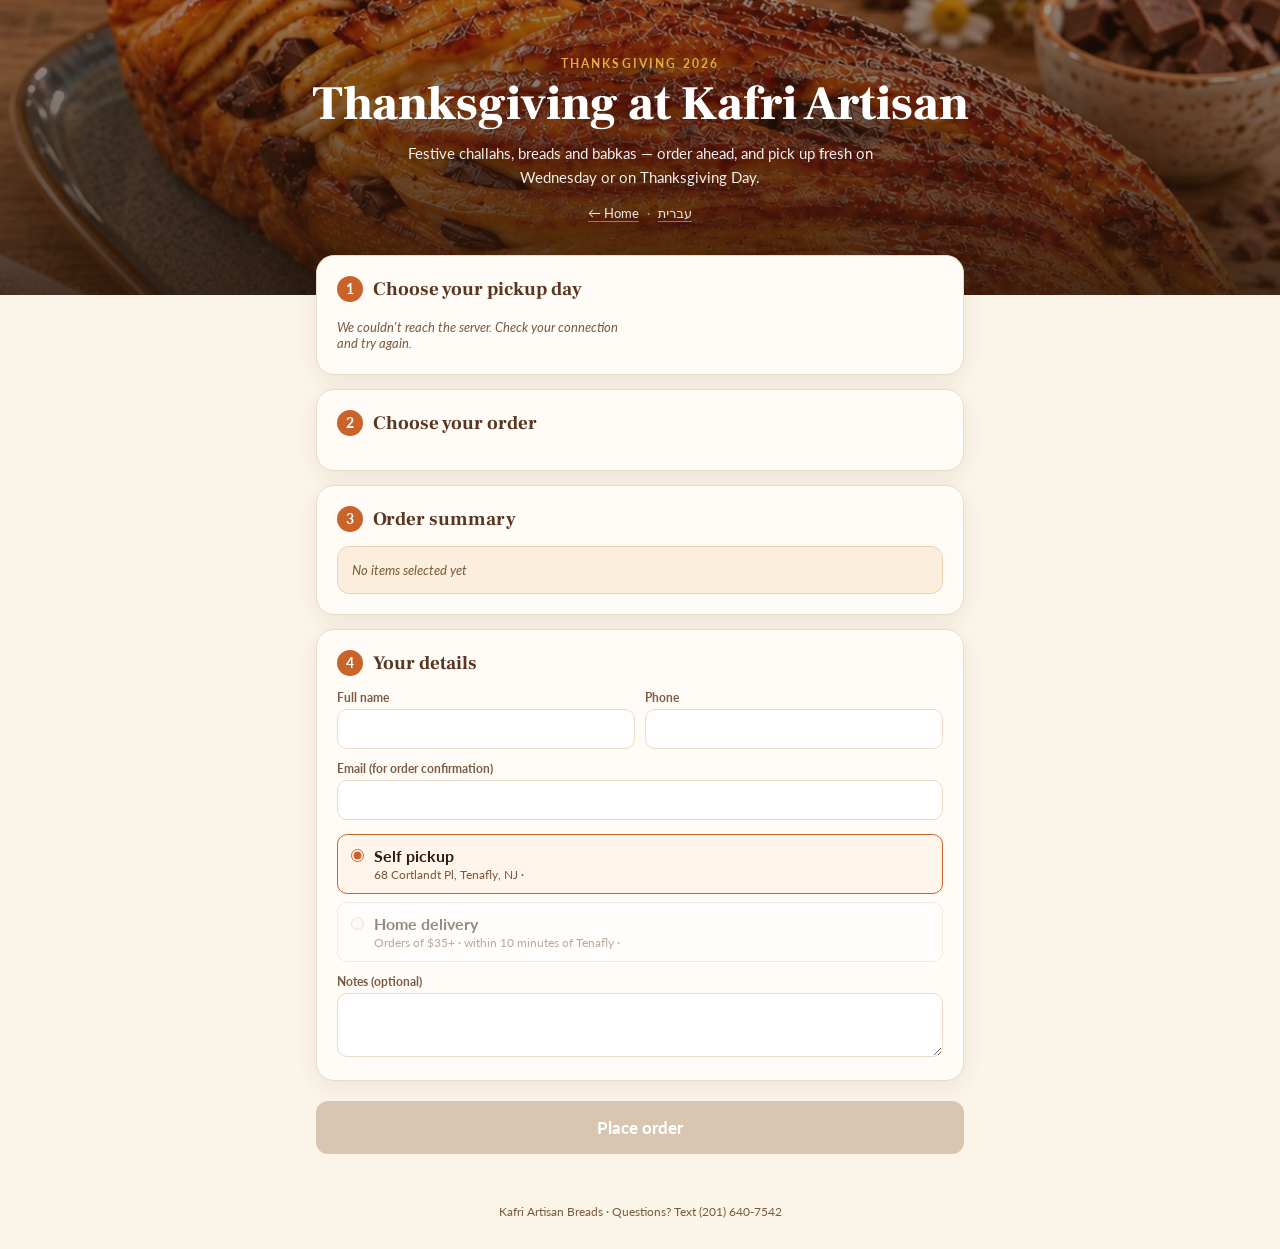
<file: thanksgiving/index.html>
<!DOCTYPE html><html><head><meta charset="utf-8"><title>Thanksgiving – Kafri Artisan Breads</title>
<meta http-equiv="refresh" content="0; url=../catalog/order-tg-en.html"><link rel="canonical" href="../catalog/order-tg-en.html">
<script>location.replace('../catalog/order-tg-en.html');</script></head><body><a href="../catalog/order-tg-en.html">Thanksgiving pre-orders →</a></body></html>
</file>
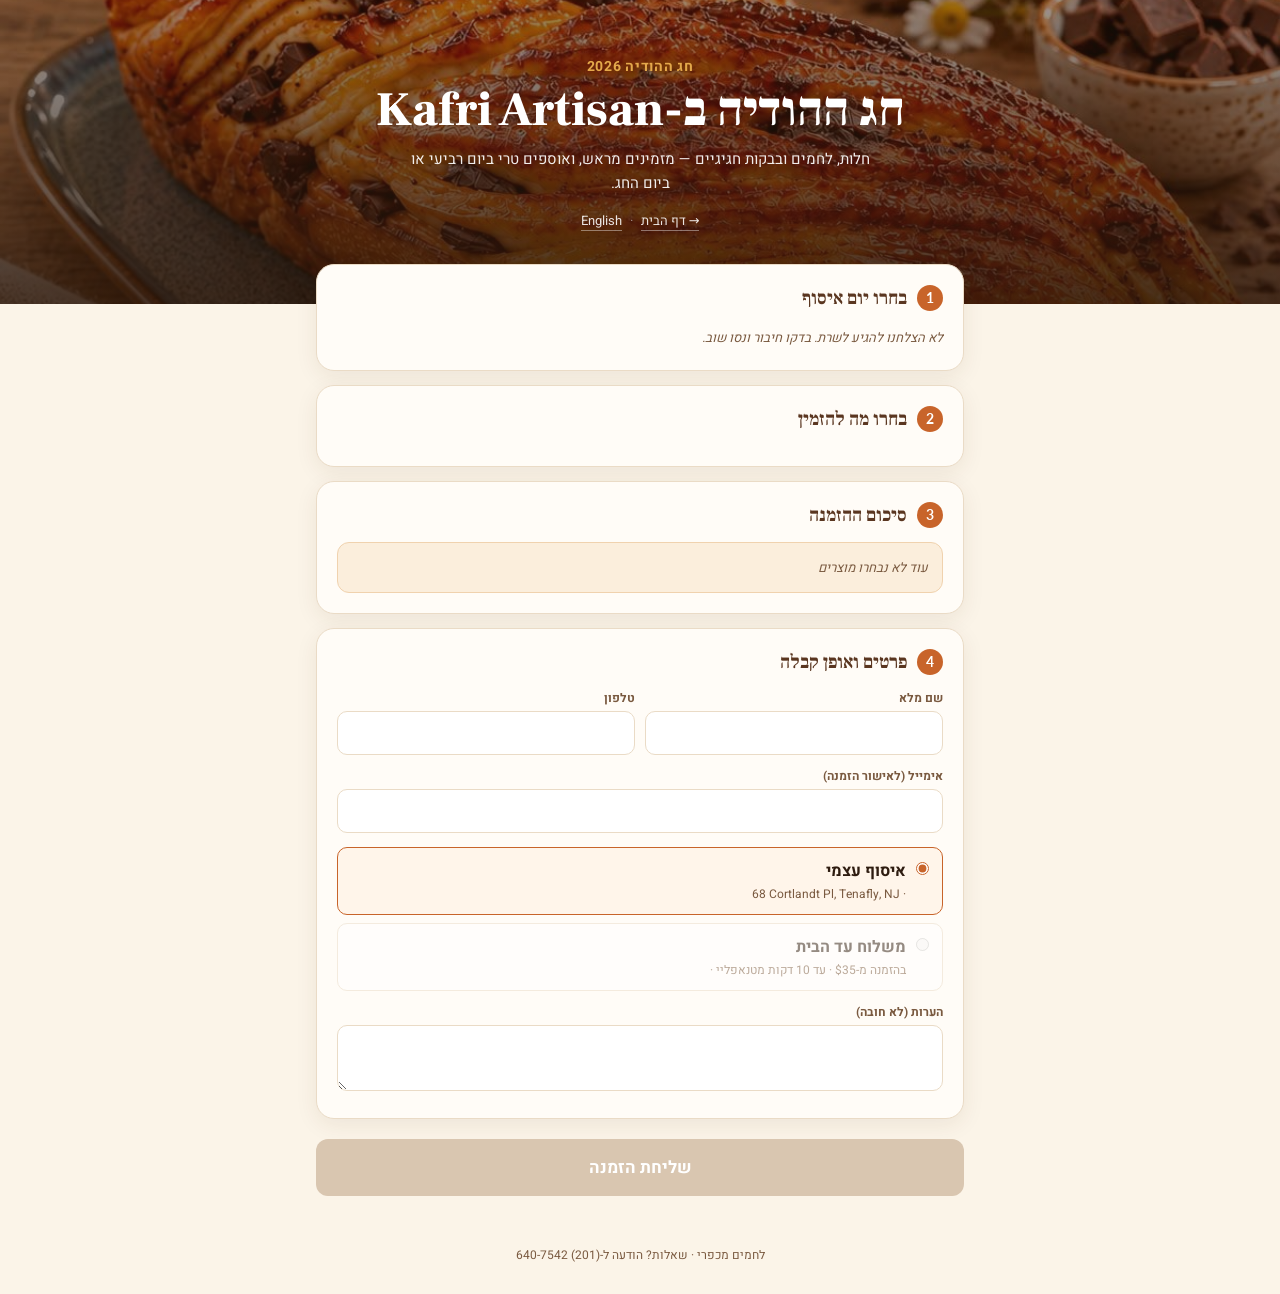
<file: thanksgiving/he/index.html>
<!DOCTYPE html><html><head><meta charset="utf-8"><title>Thanksgiving – Kafri Artisan Breads</title>
<meta http-equiv="refresh" content="0; url=../../catalog/order-tg-he.html"><link rel="canonical" href="../../catalog/order-tg-he.html">
<script>location.replace('../../catalog/order-tg-he.html');</script></head><body><a href="../../catalog/order-tg-he.html">Thanksgiving pre-orders →</a></body></html>
</file>
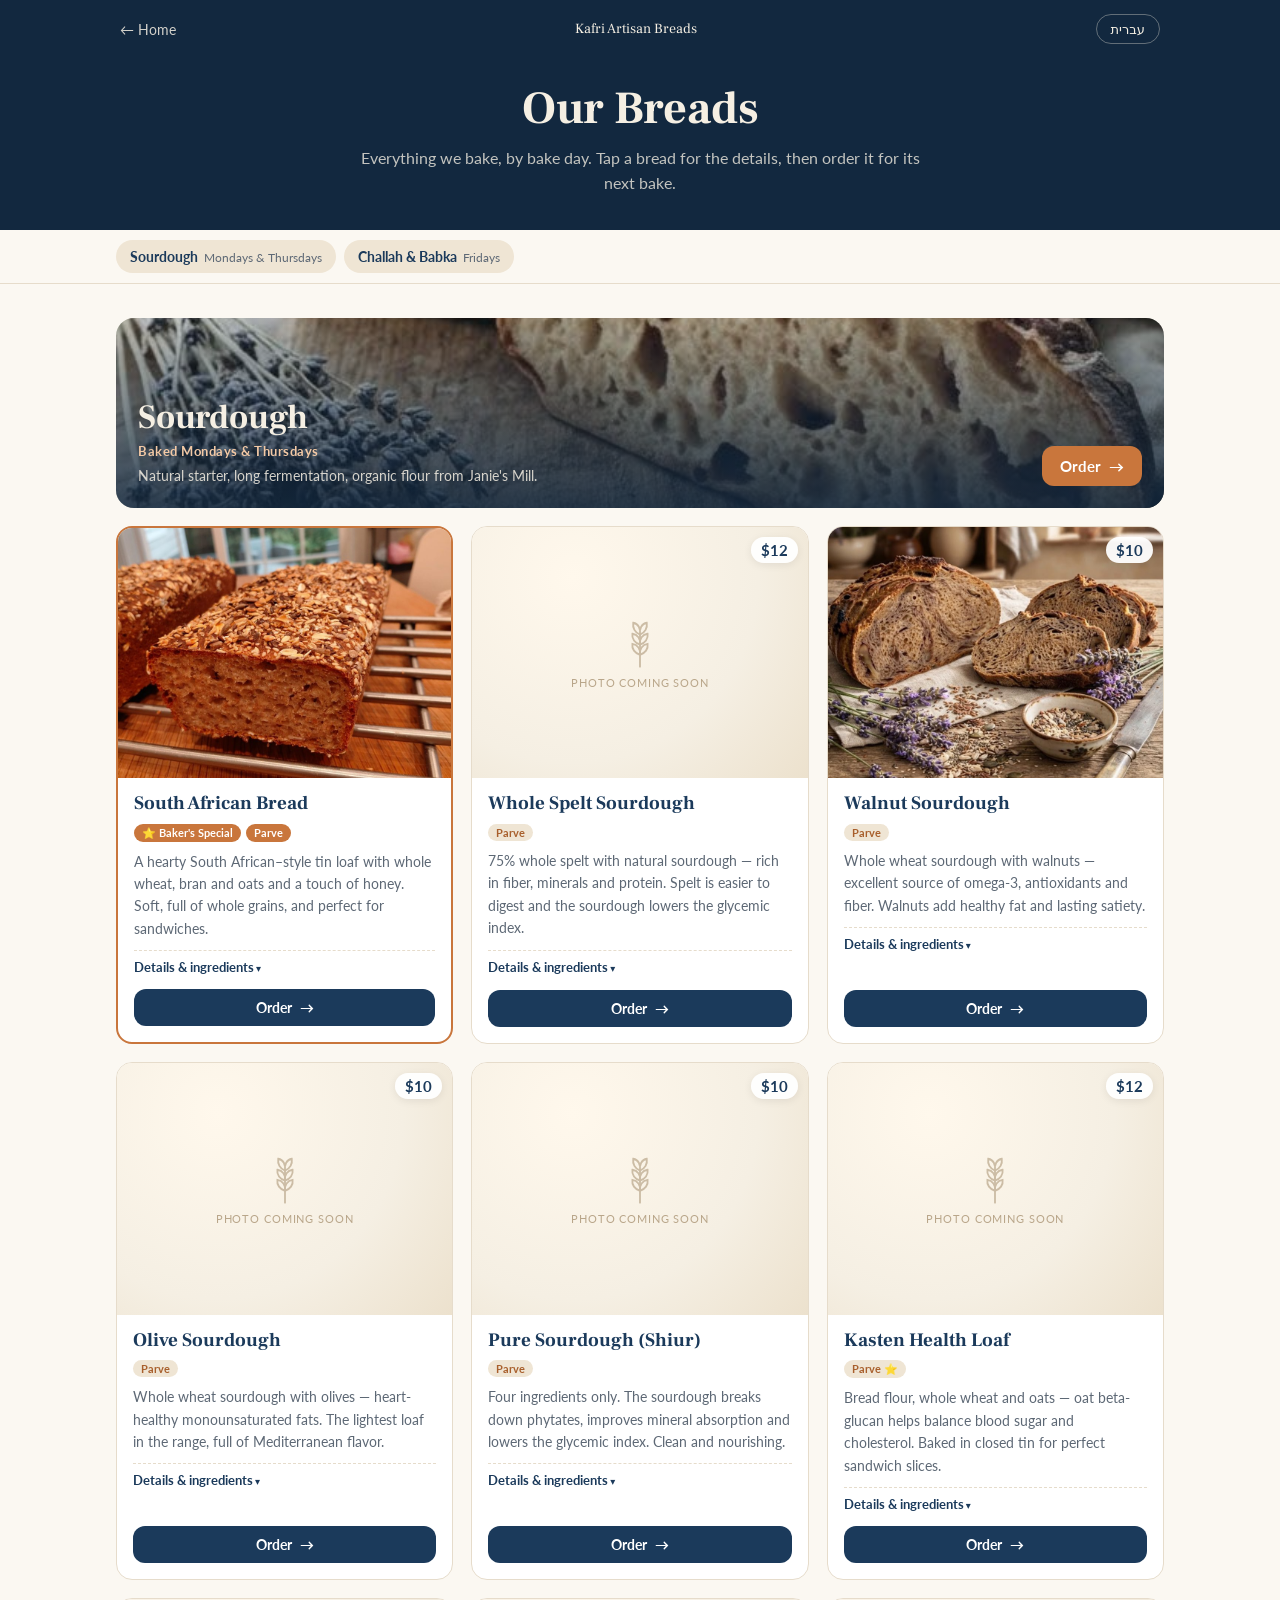
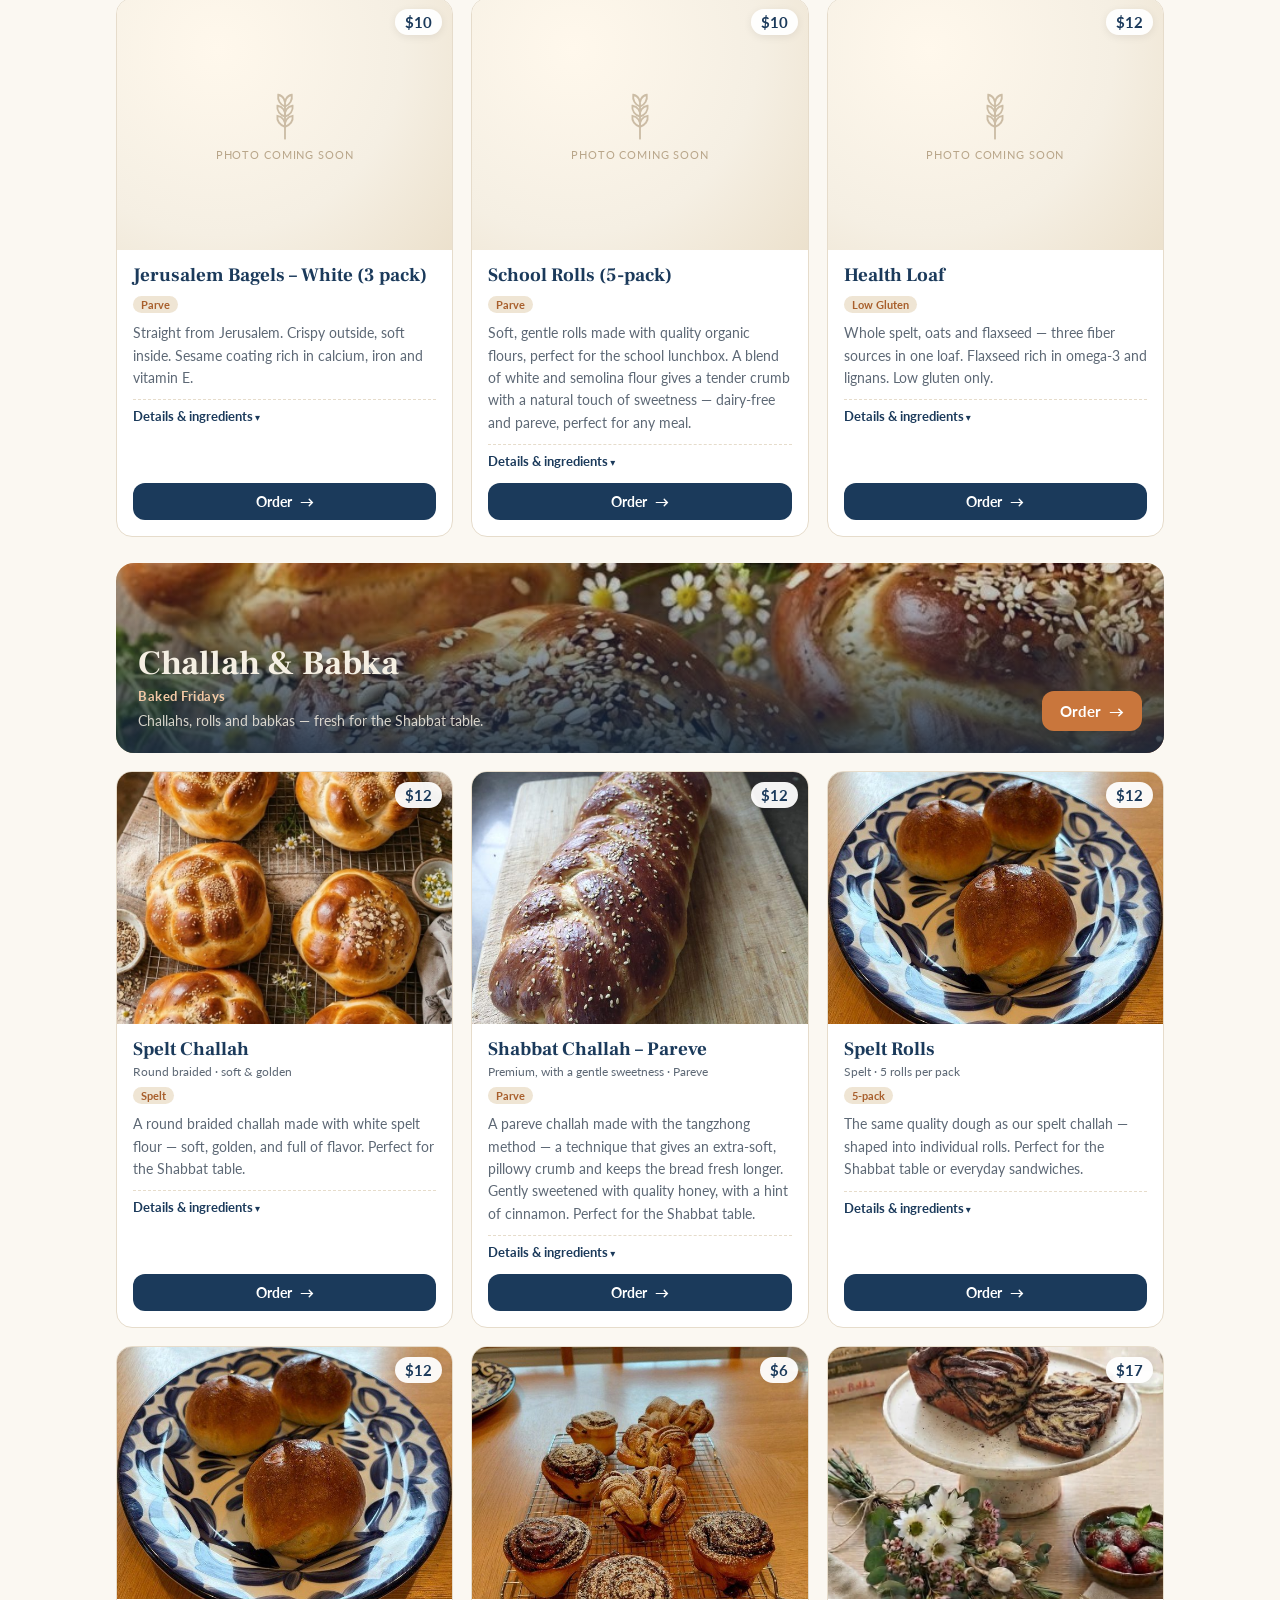
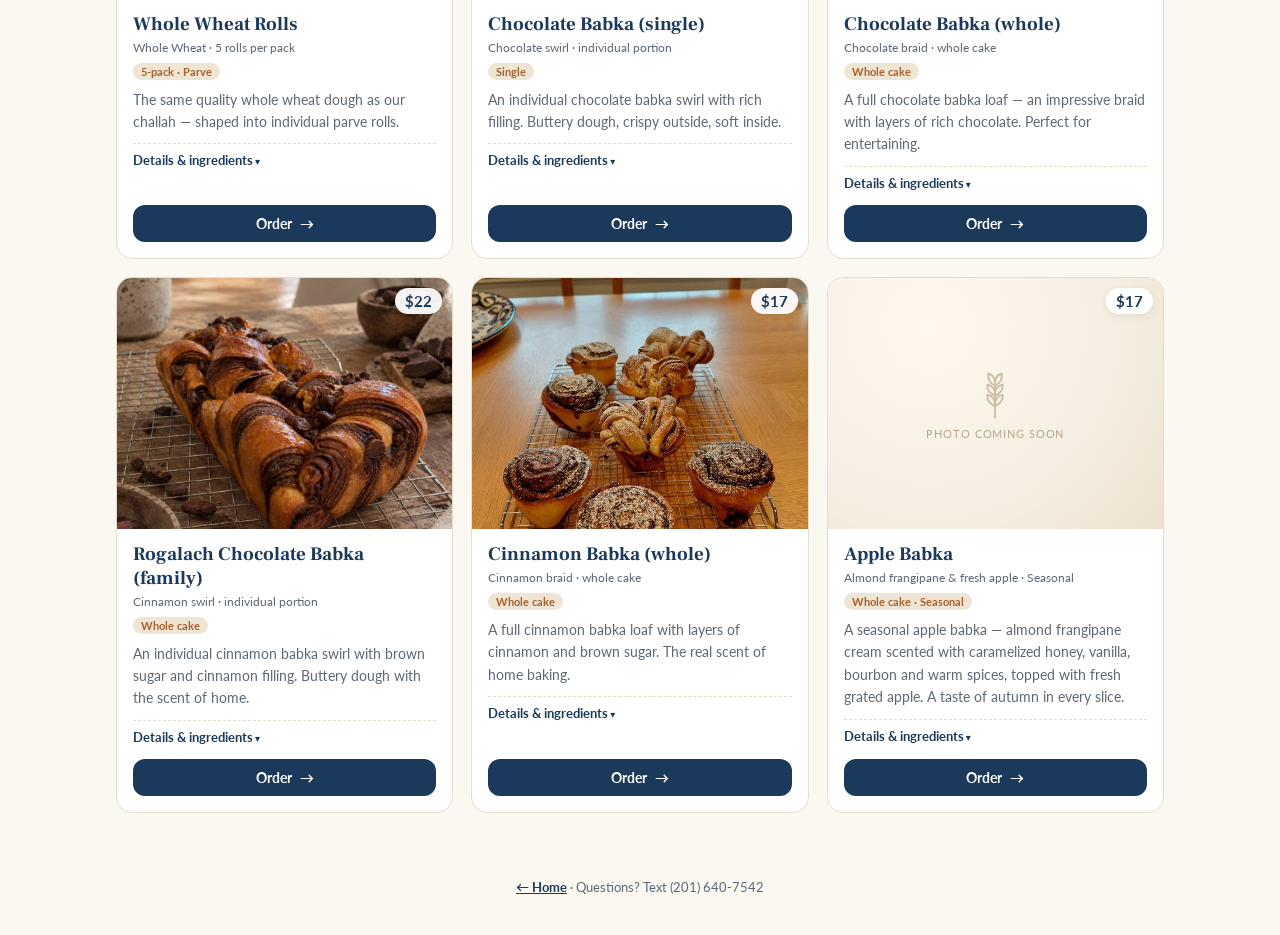
<file: menu.html>
<!doctype html>
<html lang="en" dir="ltr">
<head>
<meta charset="utf-8">
<meta name="viewport" content="width=device-width, initial-scale=1, viewport-fit=cover">
<title>Our Breads · Kafri Artisan Breads</title>
<meta name="description" content="The full Kafri Artisan Breads catalog: sourdough, the fall collection, challah and babka. Baked in small batches in Tenafly, NJ.">
<meta name="theme-color" content="#12283f">
<link rel="preconnect" href="https://fonts.googleapis.com">
<link rel="preconnect" href="https://fonts.gstatic.com" crossorigin>
<link href="https://fonts.googleapis.com/css2?family=Frank+Ruhl+Libre:wght@500;700&family=Heebo:wght@400;500;700&family=Lato:wght@400;700&display=swap" rel="stylesheet">
<style>
:root{
  --blue:#1B3A5B; --blue-deep:#12283f; --cream:#F5EFE3; --paper:#FBF8F2; --terra:#C9763C; --terra-dark:#a85f2c;
  --ink:#24303d; --ink-soft:#5d6875; --line:#E6DCCB; --chip:#EFE5D4;
}
*{box-sizing:border-box;margin:0;padding:0;}
html{scroll-behavior:smooth;}
body{background:var(--paper);color:var(--ink);font-family:'Lato',system-ui,sans-serif;-webkit-font-smoothing:antialiased;}
html[lang="he"] body{font-family:'Heebo',system-ui,sans-serif;}
h1,h2,h3{font-family:'Frank Ruhl Libre',Georgia,serif;font-weight:700;}
a{color:inherit;}

/* top bar */
.top{background:var(--blue-deep);color:var(--cream);}
.top-in{max-width:1080px;margin:0 auto;padding:14px 20px;display:flex;align-items:center;justify-content:space-between;gap:12px;}
.top a{text-decoration:none;font-size:14px;opacity:.85;}
.top a:hover{opacity:1;}
.brand{font-family:'Frank Ruhl Libre',serif;font-size:18px;opacity:1 !important;}
.lang-btn{background:none;border:1px solid rgba(245,239,227,.35);color:var(--cream);border-radius:999px;padding:6px 14px;font:inherit;font-size:13px;cursor:pointer;}

/* hero */
.hero{background:var(--blue-deep);color:var(--cream);text-align:center;padding:26px 20px 34px;}
.hero h1{font-size:clamp(32px,6vw,46px);line-height:1.1;}
.hero p{max-width:560px;margin:10px auto 0;color:rgba(245,239,227,.78);font-size:16px;line-height:1.6;}

/* section nav */
.nav{position:sticky;top:0;z-index:5;background:rgba(251,248,242,.94);backdrop-filter:blur(8px);-webkit-backdrop-filter:blur(8px);border-bottom:1px solid var(--line);}
.nav-in{max-width:1080px;margin:0 auto;padding:10px 16px;display:flex;gap:8px;overflow-x:auto;scrollbar-width:none;}
.nav-in::-webkit-scrollbar{display:none;}
.nav a{flex-shrink:0;text-decoration:none;font-size:14px;padding:8px 14px;border-radius:999px;background:var(--chip);color:var(--blue);font-weight:700;white-space:nowrap;}
.nav a small{font-weight:400;color:var(--ink-soft);margin-inline-start:6px;}

/* sections */
main{max-width:1080px;margin:0 auto;padding:8px 16px 40px;}
.sec{padding-top:26px;scroll-margin-top:60px;}
.banner{position:relative;border-radius:18px;overflow:hidden;min-height:190px;display:flex;align-items:flex-end;background:var(--blue) center/cover no-repeat;color:var(--cream);}
.banner::before{content:"";position:absolute;inset:0;background:linear-gradient(180deg,rgba(18,40,63,.15) 0%,rgba(18,40,63,.85) 100%);}
.banner-in{position:relative;padding:22px;width:100%;display:flex;align-items:flex-end;justify-content:space-between;gap:14px;flex-wrap:wrap;}
.banner h2{font-size:clamp(26px,4.5vw,34px);line-height:1.1;}
.banner .day{display:inline-block;margin-top:6px;font-size:13px;font-weight:700;letter-spacing:.04em;color:#F3C9A5;}
.banner p{margin-top:6px;font-size:14px;color:rgba(245,239,227,.85);max-width:520px;line-height:1.5;}
.btn{display:inline-flex;align-items:center;gap:8px;text-decoration:none;background:var(--terra);color:#fff;font-weight:700;font-size:15px;padding:11px 18px;border-radius:12px;white-space:nowrap;transition:background .2s;}
.btn:hover{background:var(--terra-dark);}
html[dir="rtl"] .arr{transform:scaleX(-1);display:inline-block;}

.grid{display:grid;grid-template-columns:repeat(auto-fill,minmax(250px,1fr));gap:18px;margin-top:18px;}
.card{background:#fff;border:1px solid var(--line);border-radius:16px;overflow:hidden;display:flex;flex-direction:column;}
.ph{aspect-ratio:4/3;background:var(--cream);position:relative;overflow:hidden;}
.ph img{width:100%;height:100%;object-fit:cover;display:block;}
.ph.empty{display:flex;flex-direction:column;align-items:center;justify-content:center;gap:6px;color:#b9a68a;
  background:radial-gradient(circle at 30% 20%,#fff8ec 0%,var(--cream) 60%,#ece1cd 100%);}
.ph.empty svg{width:54px;height:54px;opacity:.7;}
.ph.empty span{font-size:11px;letter-spacing:.08em;text-transform:uppercase;}
.price{position:absolute;top:10px;inset-inline-end:10px;background:rgba(255,255,255,.94);color:var(--blue);font-weight:700;font-size:15px;padding:4px 10px;border-radius:999px;box-shadow:0 2px 8px rgba(0,0,0,.08);}
.body{padding:14px 16px 16px;display:flex;flex-direction:column;flex:1;}
.card h3{font-size:19px;line-height:1.25;color:var(--blue);}
.sub{font-size:12px;color:var(--ink-soft);margin-top:3px;}
.badges{display:flex;flex-wrap:wrap;gap:5px;margin-top:8px;}
.badge{font-size:11px;font-weight:700;padding:2px 8px;border-radius:999px;background:var(--chip);color:var(--terra-dark);}
.desc{font-size:14px;line-height:1.6;color:var(--ink-soft);margin-top:9px;}
details{margin-top:10px;border-top:1px dashed var(--line);padding-top:8px;}
summary{cursor:pointer;font-size:13px;font-weight:700;color:var(--blue);list-style:none;}
summary::-webkit-details-marker{display:none;}
summary::after{content:" ▾";font-size:10px;}
details[open] summary::after{content:" ▴";}
.k{font-size:11px;font-weight:700;letter-spacing:.05em;text-transform:uppercase;color:var(--terra);margin-top:10px;}
html[lang="he"] .k{letter-spacing:0;font-size:12px;}
.v{font-size:13px;line-height:1.55;color:var(--ink-soft);margin-top:2px;}
.nut{display:grid;grid-template-columns:repeat(4,1fr);gap:6px;margin-top:6px;}
.nut div{background:var(--paper);border:1px solid var(--line);border-radius:8px;text-align:center;padding:6px 2px;}
.nut b{display:block;font-size:14px;color:var(--blue);}
.nut i{font-style:normal;font-size:10px;color:var(--ink-soft);}
.card.special{border:2px solid var(--terra);}
.card.special .badge{background:var(--terra);color:#fff;}
.order{margin-top:auto;padding-top:14px;}
.order .btn{width:100%;justify-content:center;font-size:14px;padding:10px 14px;background:var(--blue);}
.order .btn:hover{background:var(--blue-deep);}

footer{text-align:center;padding:26px 16px 40px;color:var(--ink-soft);font-size:13px;}
footer a{color:var(--blue);font-weight:700;}
@media(max-width:560px){
  .banner-in{padding:18px;}.btn{font-size:14px;}
  .grid{grid-template-columns:1fr;gap:12px;}
  .card{display:grid;grid-template-columns:112px 1fr;}
  .ph{aspect-ratio:auto;min-height:100%;}
  .ph.empty span{display:none;}
  .ph.empty svg{width:34px;height:34px;}
  .price{top:8px;inset-inline-end:auto;inset-inline-start:8px;font-size:13px;padding:3px 8px;}
  .body{padding:12px 14px 14px;}
  .card h3{font-size:17px;}
  .desc{font-size:13px;display:-webkit-box;-webkit-line-clamp:3;-webkit-box-orient:vertical;overflow:hidden;}
  details[open] ~ .order, .order{grid-column:1 / -1;}
}
</style>
</head>
<body>
<div class="top"><div class="top-in">
  <a id="home-link" href="index.html">← Home</a>
  <a class="brand" id="brand" href="index.html">Kafri Artisan Breads</a>
  <button class="lang-btn" id="lang-btn" onclick="toggleLang()">עברית</button>
</div></div>
<header class="hero"><h1 id="h1">Our Breads</h1><p id="hero-p"></p></header>
<nav class="nav"><div class="nav-in" id="nav"></div></nav>
<main id="main"></main>
<footer id="footer"></footer>

<script>
const CATALOG = [{"key": "sourdough", "titleHe": "לחמי מחמצת", "titleEn": "Sourdough", "dayHe": "נאפים בימי שני וחמישי", "dayEn": "Baked Mondays & Thursdays", "introHe": "מחמצת טבעית, תסיסה ארוכה וקמח אורגני של Janie's Mill.", "introEn": "Natural starter, long fermentation, organic flour from Janie's Mill.", "banner": "images/bg-sourdough.jpg", "orderHe": "catalog/order-he.html", "orderEn": "catalog/order-en.html", "items": [{"id": "baker-special", "special": true, "nameHe": "לחם דרום אפריקאי", "nameEn": "South African Bread", "subHe": "", "subEn": "", "price": null, "badgesHe": ["⭐ לחם האופה", "פרווה"], "badgesEn": ["⭐ Baker's Special", "Parve"], "descHe": "לחם תבנית בסגנון דרום אפריקאי — קמח מלא, סובין ושיבולת שועל, עם נגיעה של דבש. רך, מלא בדגנים, ומושלם לכריכים.", "descEn": "A hearty South African–style tin loaf with whole wheat, bran and oats and a touch of honey. Soft, full of whole grains, and perfect for sandwiches.", "img": "baker-special", "ingHe": "קמח לחם, מים, קמח מלא, סובין, שיבולת שועל, שמן חמניות, דבש, סוכר, מלח, שמרים יבשים", "ingEn": "Bread flour, water, whole wheat flour, wheat bran, rolled oats, sunflower oil, honey, sugar, salt, dry yeast"}, {"id": "spelt", "nameHe": "לחם כוסמין מלא מחמצת", "nameEn": "Whole Spelt Sourdough", "subHe": "", "subEn": "", "price": 12, "badgesHe": ["פרווה"], "badgesEn": ["Parve"], "descHe": "75% קמח כוסמין מלא עם מחמצת טבעית – עשיר בסיבים, מינרלים וחלבון. הכוסמין קל לעיכול והמחמצת מורידה את האינדקס הגליקמי.", "descEn": "75% whole spelt with natural sourdough — rich in fiber, minerals and protein. Spelt is easier to digest and the sourdough lowers the glycemic index.", "ingHe": "קמח לחם, קמח כוסמין מלא, מים, מחמצת טבעית, מלח", "ingEn": "Bread flour, whole spelt flour, water, natural sourdough starter, salt", "nut": {"cal": 89, "carbs": 16, "protein": 3.5, "fat": 1.2, "calHe": "קל׳ לפרוסה", "calEn": "cal/slice"}, "img": null}, {"id": "nuts", "nameHe": "לחם אגוזים", "nameEn": "Walnut Sourdough", "subHe": "", "subEn": "", "price": 10, "badgesHe": ["פרווה"], "badgesEn": ["Parve"], "descHe": "מחמצת קמח מלא עם אגוזי מלך – מקור מצוין לאומגה 3, נוגדי חמצון וסיבים. אגוזי המלך מוסיפים שומן בריא ושובע ממושך.", "descEn": "Whole wheat sourdough with walnuts — excellent source of omega-3, antioxidants and fiber. Walnuts add healthy fat and lasting satiety.", "ingHe": "קמח מלא, קמח לחם, מים, מחמצת טבעית, אגוזי מלך, מלח", "ingEn": "Whole wheat flour, bread flour, water, natural sourdough starter, walnuts, salt", "nut": {"cal": 104, "carbs": 15, "protein": 3.8, "fat": 4.2, "calHe": "קל׳ לפרוסה", "calEn": "cal/slice"}, "img": "nuts"}, {"id": "olives", "nameHe": "לחם זיתים", "nameEn": "Olive Sourdough", "subHe": "", "subEn": "", "price": 10, "badgesHe": ["פרווה"], "badgesEn": ["Parve"], "descHe": "מחמצת קמח מלא עם זיתים – שומן חד-בלתי-רווי לבריאות הלב. הקל ביותר בסדרה, עשיר בטעם ים תיכוני.", "descEn": "Whole wheat sourdough with olives — heart-healthy monounsaturated fats. The lightest loaf in the range, full of Mediterranean flavor.", "ingHe": "קמח מלא, קמח לחם, מים, מחמצת טבעית, זיתים, מלח", "ingEn": "Whole wheat flour, bread flour, water, natural sourdough starter, olives, salt", "nut": {"cal": 85, "carbs": 15, "protein": 3.2, "fat": 1.8, "calHe": "קל׳ לפרוסה", "calEn": "cal/slice"}, "img": null}, {"id": "shiur", "nameHe": "לחם שיאור", "nameEn": "Pure Sourdough (Shiur)", "subHe": "", "subEn": "", "price": 10, "badgesHe": ["פרווה"], "badgesEn": ["Parve"], "descHe": "ארבעה מרכיבים בלבד. המחמצת מפרקת פיטאטים, משפרת ספיגת מינרלים ומורידה את האינדקס הגליקמי. נקי, פשוט ומזין.", "descEn": "Four ingredients only. The sourdough breaks down phytates, improves mineral absorption and lowers the glycemic index. Clean and nourishing.", "ingHe": "קמח לחם, קמח מלא, מים, מחמצת טבעית, מלח", "ingEn": "Bread flour, whole wheat flour, water, natural sourdough starter, salt", "nut": {"cal": 89, "carbs": 17, "protein": 3.4, "fat": 0.8, "calHe": "קל׳ לפרוסה", "calEn": "cal/slice"}, "img": null}, {"id": "kasten", "nameHe": "לחם קסטן בריאות", "nameEn": "Kasten Health Loaf", "subHe": "", "subEn": "", "price": 12, "badgesHe": ["פרווה ⭐"], "badgesEn": ["Parve ⭐"], "descHe": "קמח לחם, קמח מלא ושיבולת שועל – הבטא-גלוקן שבשיבולת שועל מאזן סוכר וכולסטרול. נאפה בתבנית סגורה לפרוסות אחידות לסנדוויץ׳.", "descEn": "Bread flour, whole wheat and oats — oat beta-glucan helps balance blood sugar and cholesterol. Baked in closed tin for perfect sandwich slices.", "ingHe": "קמח לחם, מים, קמח מלא, פתיתי שיבולת שועל, מלח, סוכר, שמן, שמרים", "ingEn": "Bread flour, water, whole wheat flour, rolled oats, salt, sugar, oil, yeast", "nut": {"cal": 94, "carbs": 17, "protein": 3.5, "fat": 1.5, "calHe": "קל׳ לפרוסה", "calEn": "cal/slice"}, "img": null}, {"id": "bagel-white", "nameHe": "בייגל ירושלמי לבן", "nameEn": "Jerusalem Bagels – White (3 pack)", "subHe": "3 במנה", "subEn": "", "price": 10, "badgesHe": ["פרווה"], "badgesEn": ["Parve"], "descHe": "ישר מרחובות ירושלים. פריך מבחוץ, רך מבפנים. ציפוי שומשום עשיר בסידן, ברזל וויטמין E.", "descEn": "Straight from Jerusalem. Crispy outside, soft inside. Sesame coating rich in calcium, iron and vitamin E.", "ingHe": "קמח לחם, מים, שמן זית, סוכר, מלח, שמרים יבשים, שומשום לבן", "ingEn": "Bread flour, water, olive oil, sugar, salt, dry yeast, white sesame", "nut": {"cal": 283, "carbs": 38, "protein": 7.2, "fat": 5.8, "calHe": "קל׳ למקל", "calEn": "cal/bagel"}, "img": null}, {"id": "rolls-school", "nameHe": "לחמניות בית ספר", "nameEn": "School Rolls (5-pack)", "subHe": "5 במנה", "subEn": "", "price": 10, "badgesHe": ["פרווה"], "badgesEn": ["Parve"], "descHe": "לחמניות רכות ועדינות שנאפו במיוחד לתיק האוכל של בית הספר, מקמחים אורגניים איכותיים. תערובת קמח לבן וסמולינה מעניקה מרקם רך עם נגיעת מתיקות טבעית — בלי חלב או ביצים, פרווה ומושלמות לכל ארוחה.", "descEn": "Soft, gentle rolls made with quality organic flours, perfect for the school lunchbox. A blend of white and semolina flour gives a tender crumb with a natural touch of sweetness — dairy-free and pareve, perfect for any meal.", "ingHe": "קמח לבן אורגני, קמח סמולינה אורגני, מים, שמרים יבשים, מלח, שמן", "ingEn": "Organic white flour, organic semolina flour, water, dry yeast, salt, oil", "nut": {"cal": 230, "carbs": 42, "protein": 7, "fat": 4, "calHe": "קל׳ ללחמנייה", "calEn": "cal/roll"}, "img": null}, {"id": "health", "nameHe": "לחם בריאות", "nameEn": "Health Loaf", "subHe": "", "subEn": "", "price": 12, "badgesHe": ["גלוטן נמוך"], "badgesEn": ["Low Gluten"], "descHe": "כוסמין מלא, שיבולת שועל וזרעי פשתן – שלושה מקורות סיבים בלחם אחד. פשתן עשיר באומגה 3 ולינגנים. מכיל מעט גלוטן בלבד.", "descEn": "Whole spelt, oats and flaxseed — three fiber sources in one loaf. Flaxseed rich in omega-3 and lignans. Low gluten only.", "ingHe": "קמח כוסמין מלא, קמח לחם, מים, מחמצת טבעית, פתיתי שיבולת שועל, זרעי פשתן, מלח", "ingEn": "Whole spelt flour, bread flour, water, natural sourdough starter, rolled oats, flaxseed, salt", "nut": {"cal": 96, "carbs": 15, "protein": 3.8, "fat": 2.1, "calHe": "קל׳ לפרוסה", "calEn": "cal/slice"}, "img": null}]}, {"key": "fall", "titleHe": "קולקציית סתיו", "titleEn": "Fall Collection", "dayHe": "נאפים בימי רביעי", "dayEn": "Baked Wednesdays", "introHe": "דלעת, ערמונים, בצל מקורמל ודגנים עתיקים — טעמים עונתיים, לזמן מוגבל.", "introEn": "Pumpkin, chestnut, caramelized onion and ancient grains — seasonal, for a limited time.", "banner": "images/fall-hero.jpg", "orderHe": "catalog/order-fall-he.html", "orderEn": "catalog/order-fall-en.html", "items": [{"id": "fall-chestnut", "nameHe": "מחמצת ערמונים", "nameEn": "Chestnut Sourdough", "subHe": "", "subEn": "", "price": 14, "badgesHe": ["טבעוני"], "badgesEn": ["Vegan"], "descHe": "לחם מחמצת מקמח מלא, קמח לחם וקמח ערמונים, עם שברי ערמונים קלויים. לחם בריא עם טעם ערמונים עשיר ואגוזי.", "descEn": "Whole wheat, bread flour and chestnut flour, studded with roasted chestnut pieces. Wholesome, with a rich, nutty chestnut flavor.", "img": null}, {"id": "fall-onion", "nameHe": "מחמצת בצל מקורמל", "nameEn": "Caramelized Onion Sourdough", "subHe": "", "subEn": "", "price": 10, "badgesHe": ["טבעוני"], "badgesEn": ["Vegan"], "descHe": "לחם המחמצת האהוב, עם בצל מקורמל לאט שנותן לו ארומה עמוקה וטעם מתקתק-מלוח. בדיוק בשביל הסתיו.", "descEn": "Our signature sourdough, folded with slow-caramelized onions for a deep aroma and a sweet-savory flavor made for fall.", "img": null}, {"id": "fall-pumpkin", "nameHe": "לחם דלעת", "nameEn": "Pumpkin Bread", "subHe": "", "subEn": "", "price": 10, "badgesHe": ["טבעוני"], "badgesEn": ["Vegan"], "descHe": "קמחים איכותיים ומחית דלעת, שנותנים ללחם צבע זהוב, מרקם רך ולח וטעם עדין ומיוחד. תטעמו ותבינו.", "descEn": "Quality flours and real pumpkin purée give this loaf a golden color, a soft, moist crumb and a uniquely gentle flavor. One bite and you'll get it.", "img": null}, {"id": "fall-speltrye", "nameHe": "כוסמין ושיפון", "nameEn": "Spelt & Rye", "subHe": "", "subEn": "", "price": 10, "badgesHe": ["טבעוני", "דל גלוטן"], "badgesEn": ["Vegan", "Low Gluten"], "descHe": "לחם מקמחי כוסמין ושיפון, עם גרעיני חמנייה. בריא, עשיר וטעים, ובמיוחד ביום שאחרי. דל גלוטן לעומת לחם חיטה רגיל (אינו ללא גלוטן).", "descEn": "Made with spelt and rye flours and sunflower seeds. Hearty, wholesome, and even better the next day. Lower in gluten than regular wheat bread (not gluten-free).", "img": null}, {"id": "fall-cookie", "nameHe": "עוגיית תפוח-קינמון — יחידה", "nameEn": "Apple Cinnamon Oat Cookie — Single", "subHe": "", "subEn": "", "price": 4, "badgesHe": ["חלבי"], "badgesEn": ["Dairy"], "descHe": "שיבולת שועל, מייפל, סוכר חום, קינמון ותפוחים מיובשים, בעוגייה גדולה ועשירה עם מתיקות של סתיו.", "descEn": "Oats, maple, brown sugar, cinnamon and dried apples in one big, rich cookie with all the sweetness of fall.", "img": null}, {"id": "fall-cookie3", "nameHe": "מארז 3 עוגיות", "nameEn": "3-Cookie Pack", "subHe": "", "subEn": "", "price": 10, "badgesHe": ["חלבי", "משתלם"], "badgesEn": ["Dairy", "Best Value"], "descHe": "שיבולת שועל, מייפל, סוכר חום, קינמון ותפוחים מיובשים, בעוגייה גדולה ועשירה עם מתיקות של סתיו.", "descEn": "Oats, maple, brown sugar, cinnamon and dried apples in one big, rich cookie with all the sweetness of fall.", "img": null}], "hidden": true}, {"key": "challah", "titleHe": "חלות ובבקות", "titleEn": "Challah & Babka", "dayHe": "נאפים בימי שישי", "dayEn": "Baked Fridays", "introHe": "חלות, לחמניות ובבקות — טריים לשולחן השבת.", "introEn": "Challahs, rolls and babkas — fresh for the Shabbat table.", "banner": "images/bg-challah.jpg", "orderHe": "catalog/order-hala-he.html", "orderEn": "catalog/order-hala-en.html", "items": [{"id": "challah-spelt", "nameHe": "חלת כוסמין", "nameEn": "Spelt Challah", "subHe": "קלועה עגולה · רכה וזהובה", "subEn": "Round braided · soft & golden", "price": 12, "badgesHe": ["כוסמין"], "badgesEn": ["Spelt"], "descHe": "חלה קלועה עגולה מקמח כוסמין לבן — רכה, זהובה ומלאת טעם. מושלמת לשולחן שבת.", "descEn": "A round braided challah made with white spelt flour — soft, golden, and full of flavor. Perfect for the Shabbat table.", "ingHe": "קמח כוסמין לבן, מים, ביצים, אבקת חלב, שמרים יבשים, סוכר, חמאה, מלח", "ingEn": "White spelt flour, water, eggs, milk powder, dry yeast, sugar, butter, salt", "weightHe": "600 גרם", "weightEn": "600g", "noteHe": "", "noteEn": "", "img": "challah-spelt"}, {"id": "challah-shabbat", "nameHe": "חלת שבת - פרווה", "nameEn": "Shabbat Challah – Pareve", "subHe": "איכותית, עם מתיקות עדינה · פרווה", "subEn": "Premium, with a gentle sweetness · Pareve", "price": 12, "badgesHe": ["פרווה"], "badgesEn": ["Parve"], "descHe": "חלה פרווה בשיטת טנגז'ונג — טכניקה שמעניקה מרקם רך ואוורירי במיוחד ושומרת על טריות לאורך זמן. מתיקות עדינה מדבש איכותי, עם נגיעה של קינמון. מושלמת לשולחן שבת.", "descEn": "A pareve challah made with the tangzhong method — a technique that gives an extra-soft, pillowy crumb and keeps the bread fresh longer. Gently sweetened with quality honey, with a hint of cinnamon. Perfect for the Shabbat table.", "ingHe": "קמח, מים, ביצים, חלמון ביצה, דבש, שמן חמניות, שמרים יבשים, תמצית וניל, קינמון, מלח", "ingEn": "Flour, water, eggs, egg yolk, honey, sunflower oil, dry yeast, vanilla extract, cinnamon, salt", "weightHe": "700 גרם", "weightEn": "700g", "noteHe": "✦ פרווה · מוכנה בשיטת טנגז'ונג — לרכות ואריכות טריות", "noteEn": "✦ Parve · Made with the tangzhong method — for extra softness and freshness", "img": "challah-shabbat"}, {"id": "rolls-spelt", "nameHe": "לחמניות כוסמין", "nameEn": "Spelt Rolls", "subHe": "כוסמין · 5 לחמניות במנה", "subEn": "Spelt · 5 rolls per pack", "price": 12, "badgesHe": ["5 במנה"], "badgesEn": ["5-pack"], "descHe": "אותו בצק איכותי של חלת הכוסמין — מעוצב כלחמניות אישיות. מושלם לשולחן שבת או לכריך יומיומי.", "descEn": "The same quality dough as our spelt challah — shaped into individual rolls. Perfect for the Shabbat table or everyday sandwiches.", "ingHe": "קמח כוסמין לבן, מים, ביצים, אבקת חלב, שמרים יבשים, סוכר, חמאה, מלח", "ingEn": "White spelt flour, water, eggs, milk powder, dry yeast, sugar, butter, salt", "weightHe": "5 לחמניות / שקית · 100 גרם כל אחת", "weightEn": "5 rolls / bag · 100g each", "noteHe": "✦ מושלם לשולחן שבת או לכריך יומיומי", "noteEn": "✦ Perfect for Shabbat or everyday sandwiches", "img": "rolls-spelt"}, {"id": "rolls-whole", "nameHe": "לחמניות קמח מלא", "nameEn": "Whole Wheat Rolls", "subHe": "קמח מלא · 5 לחמניות במנה", "subEn": "Whole Wheat · 5 rolls per pack", "price": 12, "badgesHe": ["5 במנה · פרווה"], "badgesEn": ["5-pack · Parve"], "descHe": "אותו בצק איכותי של חלת הקמח המלא — מעוצב כלחמניות אישיות פרווה.", "descEn": "The same quality whole wheat dough as our challah — shaped into individual parve rolls.", "ingHe": "קמח מלא, קמח לבן, מים, שמרים יבשים, דבש, שמן חמניות, ביצים, מלח", "ingEn": "Whole wheat flour, white flour, water, dry yeast, honey, sunflower oil, eggs, salt", "weightHe": "5 לחמניות / שקית · 100 גרם כל אחת", "weightEn": "5 rolls / bag · 100g each", "noteHe": "✦ פרווה · מושלם לכריך יומיומי", "noteEn": "✦ Parve · Perfect for everyday sandwiches", "img": "rolls-whole"}, {"id": "babka-choco", "nameHe": "בבקת שוקולד אישית", "nameEn": "Chocolate Babka (single)", "subHe": "שבלול שוקולד · מנה אישית", "subEn": "Chocolate swirl · individual portion", "price": 6, "badgesHe": ["שבלול אישי"], "badgesEn": ["Single"], "descHe": "שבלול בבקה אישי עם מילוי שוקולד עשיר. בצק עשיר בחמאה, פריך מבחוץ ורך מבפנים.", "descEn": "An individual chocolate babka swirl with rich filling. Buttery dough, crispy outside, soft inside.", "ingHe": "חמאה, חלב מלא, ביצים, קמח לחם, שמרים טריים, סוכר, מלח + מילוי שוקולד", "ingEn": "Butter, whole milk, eggs, bread flour, fresh yeast, sugar, salt + chocolate filling", "weightHe": "מנה אישית", "weightEn": "Individual portion", "noteHe": "", "noteEn": "", "img": "babka-choco"}, {"id": "babka-choco-whole", "nameHe": "בבקת שוקולד שלמה", "nameEn": "Chocolate Babka (whole)", "subHe": "צמת שוקולד · עוגה שלמה", "subEn": "Chocolate braid · whole cake", "price": 17, "badgesHe": ["עוגה שלמה"], "badgesEn": ["Whole cake"], "descHe": "בבקת שוקולד שלמה — צמת מרשימה עם שכבות שוקולד עשיר. מושלמת לאירוח או לחגוג.", "descEn": "A full chocolate babka loaf — an impressive braid with layers of rich chocolate. Perfect for entertaining.", "ingHe": "חמאה, חלב מלא, ביצים, קמח לחם, שמרים טריים, סוכר, מלח + מילוי שוקולד", "ingEn": "Butter, whole milk, eggs, bread flour, fresh yeast, sugar, salt + chocolate filling", "weightHe": "עוגה שלמה", "weightEn": "Whole cake", "noteHe": "", "noteEn": "", "img": "babka-choco-whole"}, {"id": "babka-cinnamon", "nameHe": "בבקת רוגלך שוקולד מלאה", "nameEn": "Rogalach Chocolate Babka (family)", "subHe": "רוגלך שוקולד בערמה · מנה משפחתית", "subEn": "Cinnamon swirl · individual portion", "price": 22, "badgesHe": ["עוגה משפחתית"], "badgesEn": ["Whole cake"], "descHe": "בבקת רוגלך שוקולד שלמה ערמת רוגלך עם שכבות שוקולד עשיר. מושלמת לאירוח או לחגוג.", "descEn": "An individual cinnamon babka swirl with brown sugar and cinnamon filling. Buttery dough with the scent of home.", "ingHe": "חמאה, חלב מלא, ביצים, קמח לחם, שמרים טריים, סוכר, מלח + מילוי שוקולד", "ingEn": "Butter, whole milk, eggs, bread flour, fresh yeast, sugar, salt + cinnamon filling", "weightHe": "מנה משפחתית", "weightEn": "Individual portion", "noteHe": "", "noteEn": "", "img": "babka-cinnamon"}, {"id": "babka-cinnamon-whole", "nameHe": "בבקת קינמון שלמה", "nameEn": "Cinnamon Babka (whole)", "subHe": "צמת קינמון · עוגה שלמה", "subEn": "Cinnamon braid · whole cake", "price": 17, "badgesHe": ["עוגה שלמה"], "badgesEn": ["Whole cake"], "descHe": "בבקת קינמון שלמה — צמת מרשימה עם שכבות קינמון וסוכר חום. ריח בית אמיתי.", "descEn": "A full cinnamon babka loaf with layers of cinnamon and brown sugar. The real scent of home baking.", "ingHe": "חמאה, חלב מלא, ביצים, קמח לחם, שמרים טריים, סוכר, מלח + מילוי קינמון", "ingEn": "Butter, whole milk, eggs, bread flour, fresh yeast, sugar, salt + cinnamon filling", "weightHe": "עוגה שלמה", "weightEn": "Whole cake", "noteHe": "", "noteEn": "", "img": "babka-cinnamon-whole"}, {"id": "babka-apple-whole", "nameHe": "בבקת תפוחים", "nameEn": "Apple Babka", "subHe": "פרנז'יפן שקדים ותפוחים טריים · עונתי", "subEn": "Almond frangipane & fresh apple · Seasonal", "price": 17, "badgesHe": ["עוגה שלמה · עונתי"], "badgesEn": ["Whole cake · Seasonal"], "descHe": "בבקת תפוחים עונתית — קרם שקדים (פרנז'יפן) בניחוח דבש מקורמל, וניל, בורבון ותבלינים חמים, עם תפוחים טריים גרוסים מעל. טעם של סתיו בכל פרוסה.", "descEn": "A seasonal apple babka — almond frangipane cream scented with caramelized honey, vanilla, bourbon and warm spices, topped with fresh grated apple. A taste of autumn in every slice.", "ingHe": "חמאה, חלב מלא, ביצים, קמח לחם, שמרים טריים, סוכר, מלח + מילוי פרנז'יפן שקדים ותפוחים טריים", "ingEn": "Butter, whole milk, eggs, bread flour, fresh yeast, sugar, salt + almond frangipane and fresh apple filling", "weightHe": "עוגה שלמה", "weightEn": "Whole cake", "noteHe": "✦ פריט עונתי · לזמן מוגבל", "noteEn": "✦ Seasonal · Limited time", "img": null}]}].filter(s => !s.hidden);
const T = {
  en: { title:'Our Breads', hero:'Everything we bake, by bake day. Tap a bread for the details, then order it for its next bake.',
        home:'← Home', homeHref:'index.html', other:'עברית', order:'Order', orderAll:'Order', details:'Details & ingredients',
        ing:'Ingredients', nutrition:'Nutrition', weight:'Size', soon:'Photo coming soon', footer:'Questions? Text (201) 640-7542' },
  he: { title:'הלחמים שלנו', hero:'כל מה שאנחנו אופים, לפי ימי האפייה. לחצו על לחם לפרטים, ומשם להזמנה ליום האפייה הקרוב.',
        home:'→ דף הבית', homeHref:'he/', other:'English', order:'להזמנה', orderAll:'להזמנה', details:'פרטים ומרכיבים',
        ing:'מרכיבים', nutrition:'ערכים תזונתיים', weight:'גודל', soon:'תמונה בקרוב', footer:'שאלות? הודעה ל-(201) 640-7542' },
};
const WHEAT = '<svg viewBox="0 0 64 64" fill="none" stroke="currentColor" stroke-width="2.2" stroke-linecap="round"><path d="M32 60V22"/><path d="M32 22c-6-2-9-8-8-14 6 1 9 7 8 14zM32 22c6-2 9-8 8-14-6 1-9 7-8 14z"/><path d="M32 34c-6-2-10-7-9-13 6 1 10 6 9 13zM32 34c6-2 10-7 9-13-6 1-10 6-9 13z"/><path d="M32 46c-6-2-10-7-9-13 6 1 10 6 9 13zM32 46c6-2 10-7 9-13-6 1-10 6-9 13z"/></svg>';
let lang = (new URLSearchParams(location.search).get('lang') === 'he') ? 'he' : 'en';

function esc(s){ return String(s == null ? '' : s).replace(/[&<>"]/g, c => ({'&':'&amp;','<':'&lt;','>':'&gt;','"':'&quot;'}[c])); }
function L(o, k){ return o[k + (lang === 'he' ? 'He' : 'En')]; }

function card(sec, it){
  const t = T[lang];
  const name = L(it, 'name'), sub = L(it, 'sub'), badges = L(it, 'badges') || [];
  const ing = L(it, 'ing'), weight = L(it, 'weight'), note = L(it, 'note');
  const n = it.nut;
  const det = (ing || n || weight || note) ? `<details><summary>${t.details}</summary>
      ${ing ? `<div class="k">${t.ing}</div><div class="v">${esc(ing)}</div>` : ''}
      ${n ? `<div class="k">${t.nutrition}</div><div class="nut">
        <div><b>${n.cal}</b><i>${esc(lang === 'he' ? n.calHe : n.calEn)}</i></div>
        <div><b>${n.carbs}g</b><i>${lang === 'he' ? 'פחמימות' : 'Carbs'}</i></div>
        <div><b>${n.protein}g</b><i>${lang === 'he' ? 'חלבון' : 'Protein'}</i></div>
        <div><b>${n.fat}g</b><i>${lang === 'he' ? 'שומן' : 'Fat'}</i></div></div>` : ''}
      ${weight ? `<div class="k">${t.weight}</div><div class="v">${esc(weight)}</div>` : ''}
      ${note ? `<div class="v" style="margin-top:8px;">${esc(note)}</div>` : ''}
    </details>` : '';
  const href = (lang === 'he' ? sec.orderHe : sec.orderEn) + '?item=' + encodeURIComponent(it.id);
  return `<article class="card${it.special ? ' special' : ''}" id="p-${it.id}">
    <div class="ph ${it.img ? '' : 'empty'}">
      ${it.img ? `<img src="images/products/${it.img}.jpg" alt="${esc(name)}" loading="lazy">` : `${WHEAT}<span>${t.soon}</span>`}
      ${it.price ? `<div class="price">$${it.price}</div>` : ''}
    </div>
    <div class="body">
      <h3>${esc(name)}</h3>
      ${sub ? `<div class="sub">${esc(sub)}</div>` : ''}
      ${badges.length ? `<div class="badges">${badges.map(b => `<span class="badge">${esc(b)}</span>`).join('')}</div>` : ''}
      ${L(it, 'desc') ? `<p class="desc">${esc(L(it, 'desc'))}</p>` : ''}
      ${det}
      <div class="order"><a class="btn" href="${href}">${t.order} <span class="arr">→</span></a></div>
    </div>
  </article>`;
}

function render(){
  const t = T[lang];
  document.documentElement.lang = lang;
  document.documentElement.dir = lang === 'he' ? 'rtl' : 'ltr';
  document.title = t.title + (lang === 'he' ? ' · לחמים מכפרי' : ' · Kafri Artisan Breads');
  document.getElementById('h1').textContent = t.title;
  document.getElementById('hero-p').textContent = t.hero;
  const home = document.getElementById('home-link'); home.textContent = t.home; home.href = t.homeHref;
  const brand = document.getElementById('brand'); brand.textContent = lang === 'he' ? 'לחמים מכפרי' : 'Kafri Artisan Breads'; brand.href = t.homeHref;
  document.getElementById('lang-btn').textContent = t.other;
  document.getElementById('nav').innerHTML = CATALOG.map(s =>
    `<a href="#${s.key}">${esc(L(s, 'title'))}<small>${esc(L(s, 'day').replace(/^(Baked|נאפים)\s*/,''))}</small></a>`).join('');
  document.getElementById('main').innerHTML = CATALOG.map(s => `<section class="sec" id="${s.key}">
      <div class="banner" style="background-image:url('${s.banner}')"><div class="banner-in">
        <div><h2>${esc(L(s, 'title'))}</h2><div class="day">${esc(L(s, 'day'))}</div><p>${esc(L(s, 'intro')).replace("Janie's Mill", "<bdi>Janie's Mill</bdi>")}</p></div>
        <a class="btn" href="${lang === 'he' ? s.orderHe : s.orderEn}">${t.orderAll} <span class="arr">→</span></a>
      </div></div>
      <div class="grid">${s.items.map(it => card(s, it)).join('')}</div>
    </section>`).join('');
  document.getElementById('footer').innerHTML = `<a href="${t.homeHref}">${t.home}</a> · ${t.footer}`;
}
function toggleLang(){
  lang = lang === 'he' ? 'en' : 'he';
  const u = new URL(location.href);
  if (lang === 'he') u.searchParams.set('lang', 'he'); else u.searchParams.delete('lang');
  history.replaceState(null, '', u);
  render();
}
render();
</script>
</body>
</html>
</file>
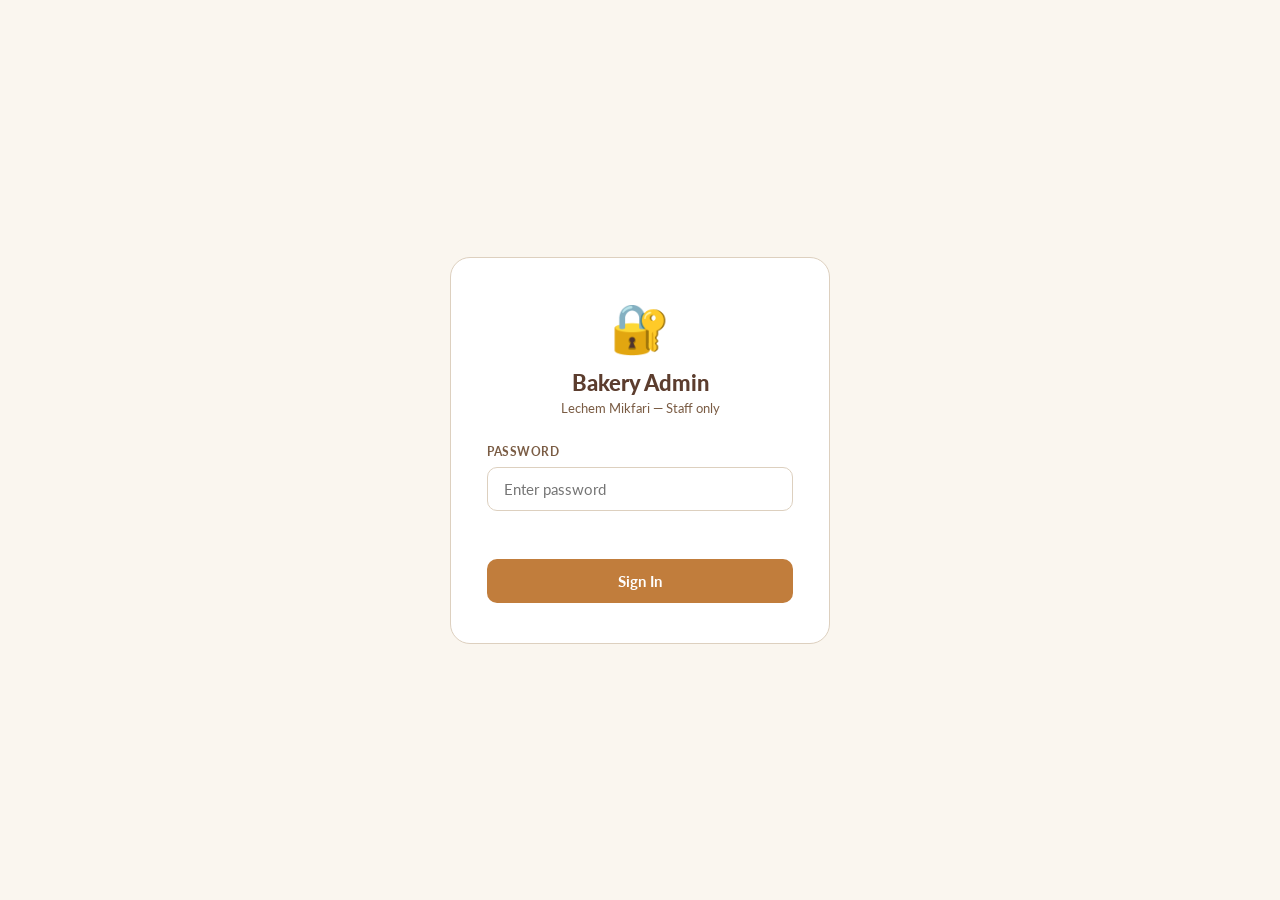
<file: catalog/lechem-admin.html>
<!DOCTYPE html>
<html lang="en" dir="ltr">
<head>
<meta charset="UTF-8">
<meta name="viewport" content="width=device-width, initial-scale=1.0">
<title>Admin — Lechem Mikfari</title>
<link href="https://fonts.googleapis.com/css2?family=Lato:wght@300;400;700;900&display=swap" rel="stylesheet">
<style>
:root {
  --cream:#FAF6EF; --brown:#5C3D2E; --accent:#C17D3C; --accent-l:#E8C99A;
  --accent-h:#A66828; --txt:#2C1A0E; --txt2:#7A5C44; --border:#DDD0BF;
  --bg:#FFFFFF; --warm:#FDF5E8; --green:#2E7D32; --green-bg:#E8F5E9;
  --red:#C0392B; --red-bg:#FDEDEC; --font:'Lato',sans-serif;
}
*{box-sizing:border-box;margin:0;padding:0;}
body{background:var(--cream);font-family:var(--font);color:var(--txt);min-height:100vh;}

/* LOGIN */
.login-screen{min-height:100vh;display:flex;align-items:center;justify-content:center;padding:20px;}
.login-card{background:var(--bg);border:1px solid var(--border);border-radius:20px;padding:40px 36px;width:100%;max-width:380px;text-align:center;}
.login-icon{font-size:48px;margin-bottom:12px;}
.login-title{font-size:22px;font-weight:900;color:var(--brown);margin-bottom:4px;}
.login-sub{font-size:13px;color:var(--txt2);margin-bottom:28px;}
.login-field{display:flex;flex-direction:column;gap:8px;margin-bottom:16px;text-align:left;}
.login-field label{font-size:12px;font-weight:700;color:var(--txt2);text-transform:uppercase;letter-spacing:.5px;}
.login-field input{padding:12px 16px;border:1px solid var(--border);border-radius:10px;font-size:15px;font-family:var(--font);color:var(--txt);outline:none;transition:border-color .2s,box-shadow .2s;}
.login-field input:focus{border-color:var(--accent);box-shadow:0 0 0 3px rgba(193,125,60,.12);}
.login-error{font-size:13px;color:var(--red);margin-bottom:12px;min-height:20px;}
.btn-primary{width:100%;padding:13px;background:var(--accent);color:white;border:none;border-radius:10px;font-size:15px;font-weight:700;font-family:var(--font);cursor:pointer;transition:background .2s;}
.btn-primary:hover{background:var(--accent-h);}

/* ADMIN */
.admin-app{display:none;}
.admin-app.show{display:block;}
.header{background:var(--brown);color:#fff;padding:20px 28px;display:flex;align-items:center;justify-content:space-between;}
.header-left{display:flex;align-items:center;gap:12px;}
.header-icon{font-size:28px;}
.header-title{font-size:20px;font-weight:900;}
.header-sub{font-size:12px;opacity:.7;margin-top:1px;}
.logout-btn{background:rgba(255,255,255,.15);border:1px solid rgba(255,255,255,.3);color:white;border-radius:20px;padding:6px 16px;cursor:pointer;font-size:12px;font-family:var(--font);font-weight:700;transition:background .2s;}
.logout-btn:hover{background:rgba(255,255,255,.25);}
.main{max-width:820px;margin:0 auto;padding:28px 16px 80px;}

/* TOAST */
.toast{position:fixed;bottom:24px;left:50%;transform:translateX(-50%) translateY(80px);background:var(--brown);color:white;padding:12px 24px;border-radius:24px;font-size:14px;font-weight:700;z-index:999;transition:transform .3s ease;white-space:nowrap;}
.toast.show{transform:translateX(-50%) translateY(0);}
.toast.error{background:var(--red);}

/* SECTION */
.section{background:var(--bg);border-radius:16px;border:1px solid var(--border);padding:24px;margin-bottom:20px;}
.section-title{font-size:14px;font-weight:900;color:var(--brown);margin-bottom:18px;padding-bottom:12px;border-bottom:1px solid var(--border);display:flex;align-items:center;gap:8px;text-transform:uppercase;letter-spacing:.5px;}

/* STATS */
.stats-grid{display:grid;grid-template-columns:repeat(2,1fr);gap:12px;margin-bottom:20px;max-width:340px;}
.stat-card{background:var(--warm);border:1px solid var(--accent-l);border-radius:12px;padding:14px 12px;text-align:center;}
.stat-value{font-size:26px;font-weight:900;color:var(--brown);display:block;}
.stat-label{font-size:10px;color:var(--txt2);text-transform:uppercase;letter-spacing:.5px;margin-top:2px;}

/* TABS */
.tabs{display:flex;gap:0;margin-bottom:20px;border-bottom:2px solid var(--border);}
.tab{padding:10px 20px;cursor:pointer;font-size:13px;font-weight:700;color:var(--txt2);border:none;background:none;font-family:var(--font);border-bottom:3px solid transparent;margin-bottom:-2px;transition:all .2s;}
.tab:hover{color:var(--brown);}
.tab.active{color:var(--brown);border-bottom-color:var(--accent);}
.tab-panel{display:none;}
.tab-panel.active{display:block;}

/* DATE GRID */
.date-grid{display:grid;grid-template-columns:1fr 1fr;gap:14px;}
@media(max-width:480px){.date-grid{grid-template-columns:1fr;}}
.field{display:flex;flex-direction:column;gap:6px;}
.field label{font-size:11px;font-weight:700;color:var(--txt2);text-transform:uppercase;letter-spacing:.5px;}
.field input,.field select{padding:10px 14px;border:1px solid var(--border);border-radius:10px;font-size:14px;font-family:var(--font);color:var(--txt);background:white;outline:none;transition:border-color .2s,box-shadow .2s;}
.field input:focus,.field select:focus{border-color:var(--accent);box-shadow:0 0 0 3px rgba(193,125,60,.12);}
.fresh-preview{margin-top:14px;padding:12px 16px;background:var(--warm);border:1px solid var(--accent-l);border-radius:10px;font-size:13px;color:var(--brown);font-weight:700;}

/* PRODUCT TABLE (Hala tab — decorative, localStorage-only, unchanged for now) */
.prod-header,.prod-row{display:grid;grid-template-columns:1fr 80px 80px 70px 70px 80px;gap:10px;align-items:center;}
.prod-header{padding-bottom:10px;border-bottom:2px solid var(--border);margin-bottom:4px;}
.prod-row{padding:11px 0;border-bottom:1px solid var(--border);}
.prod-row:last-child{border-bottom:none;}
.col-h{font-size:10px;font-weight:700;color:var(--txt2);text-transform:uppercase;letter-spacing:.5px;}
@media(max-width:560px){.prod-header,.prod-row{grid-template-columns:1fr;gap:8px;}.col-h{display:none;}.prod-row{padding:16px 0;}}
.pname{font-size:14px;font-weight:700;color:var(--txt);line-height:1.4;}
.pname .bdg{font-size:10px;padding:1px 6px;border-radius:8px;background:var(--warm);color:var(--accent);border:1px solid var(--accent-l);margin-right:4px;font-weight:400;}
.cell-input{padding:8px 10px;border:1px solid var(--border);border-radius:8px;font-size:14px;font-family:var(--font);color:var(--txt);background:white;outline:none;width:100%;transition:border-color .2s;text-align:center;}
.cell-input:focus{border-color:var(--accent);}
.cell-input:disabled{background:#f5f5f5;color:#aaa;}
.toggle-wrap{display:flex;align-items:center;justify-content:center;}
.toggle{position:relative;width:36px;height:20px;flex-shrink:0;}
.toggle input{opacity:0;width:0;height:0;position:absolute;}
.toggle-track{position:absolute;inset:0;background:var(--border);border-radius:10px;cursor:pointer;transition:background .2s;}
.toggle input:checked + .toggle-track{background:var(--green);}
.toggle-thumb{position:absolute;top:2px;left:2px;width:16px;height:16px;background:white;border-radius:50%;transition:transform .2s;pointer-events:none;}
.toggle input:checked ~ .toggle-thumb{transform:translateX(16px);}
.prod-row.hidden-row{opacity:.4;}
.prod-row.soldout-row .pname{text-decoration:line-through;color:#999;}
.status-badge{font-size:11px;font-weight:700;padding:3px 10px;border-radius:10px;display:inline-block;text-align:center;}

/* BREAD AVAILABILITY TABLE (live, server-backed — Feature 1) */
.avail-header,.avail-row{display:grid;grid-template-columns:1fr 120px 100px 110px;gap:10px;align-items:center;}
.avail-header{padding-bottom:10px;border-bottom:2px solid var(--border);margin-bottom:4px;}
.avail-row{padding:11px 0;border-bottom:1px solid var(--border);}
.avail-row:last-child{border-bottom:none;}
@media(max-width:560px){.avail-header,.avail-row{grid-template-columns:1fr;gap:8px;}.avail-header{display:none;}.avail-row{padding:16px 0;}}
.avail-row .pname{font-size:14px;font-weight:700;color:var(--txt);}

/* FORM STATUS */
.form-row{display:flex;align-items:center;justify-content:space-between;padding:16px 0;border-bottom:1px solid var(--border);gap:16px;flex-wrap:wrap;}
.form-row:last-child{border-bottom:none;padding-bottom:0;}
.form-row:first-child{padding-top:0;}
.form-info{flex:1;min-width:0;}
.form-name{font-size:14px;font-weight:700;color:var(--txt);margin-bottom:3px;}
.form-url{font-size:11px;color:var(--txt2);font-family:monospace;}
.form-controls{display:flex;align-items:center;gap:10px;flex-shrink:0;}
.open-badge{font-size:11px;font-weight:700;padding:3px 10px;border-radius:10px;background:var(--green-bg);color:var(--green);}
.closed-badge{font-size:11px;font-weight:700;padding:3px 10px;border-radius:10px;background:var(--red-bg);color:var(--red);}
.loading-badge{font-size:11px;font-weight:700;padding:3px 10px;border-radius:10px;background:#f0f0f0;color:#999;}
.close-btn{padding:7px 14px;border-radius:8px;border:1px solid var(--border);background:white;cursor:pointer;font-size:12px;font-weight:700;font-family:var(--font);color:var(--txt);transition:all .2s;}
.close-btn:hover{border-color:var(--red);color:var(--red);background:var(--red-bg);}
.open-btn{padding:7px 14px;border-radius:8px;border:1px solid var(--border);background:white;cursor:pointer;font-size:12px;font-weight:700;font-family:var(--font);color:var(--txt);transition:all .2s;}
.open-btn:hover{border-color:var(--green);color:var(--green);background:var(--green-bg);}
.msg-panel{display:none;margin-top:12px;padding:14px;background:var(--warm);border-radius:10px;border:1px solid var(--border);}
.msg-panel.show{display:block;}
.msg-panel label{font-size:11px;font-weight:700;color:var(--txt2);text-transform:uppercase;letter-spacing:.5px;display:block;margin-bottom:5px;margin-top:10px;}
.msg-panel label:first-child{margin-top:0;}
.msg-panel textarea{width:100%;padding:8px 12px;border:1px solid var(--border);border-radius:8px;font-size:13px;font-family:var(--font);resize:vertical;min-height:58px;outline:none;}
.msg-panel textarea:focus{border-color:var(--accent);}
.msg-panel .apply-btn{margin-top:10px;padding:8px 18px;background:var(--red);color:white;border:none;border-radius:8px;font-size:13px;font-weight:700;font-family:var(--font);cursor:pointer;}
.msg-panel .apply-btn:hover{background:#a93226;}
.server-note{font-size:12px;color:var(--green);font-weight:700;margin-bottom:14px;padding:8px 12px;background:var(--green-bg);border-radius:8px;border:1px solid #A5D6A7;}


/* ── v10 BAKE CALENDAR ── */
.cal-toolbar{display:flex;align-items:center;justify-content:space-between;gap:10px;margin-bottom:14px;flex-wrap:wrap;}
.cal-toolbar .server-note{margin:0;flex:1;}
.refresh-btn{padding:7px 14px;border-radius:8px;border:1px solid var(--border);background:white;cursor:pointer;font-size:12px;font-weight:700;font-family:var(--font);color:var(--txt);}
.cal-updated{font-size:11px;color:var(--txt2);}
.cal-loading,.cal-empty{text-align:center;padding:16px;color:var(--txt2);font-size:13px;}
.cal-error{color:var(--red);padding:16px;}
.cal-line{direction:rtl;text-align:right;}
.cal-head{display:flex;justify-content:space-between;align-items:flex-start;gap:14px;flex-wrap:wrap;margin-bottom:12px;}
.cal-date{font-size:19px;font-weight:900;color:var(--brown);}
.cal-cutoff{font-size:13px;color:var(--txt);margin-top:3px;}
.cal-next,.cal-skipnote{font-size:12px;color:var(--txt2);margin-top:4px;}
.cal-actions{display:flex;align-items:center;gap:8px;flex-wrap:wrap;}
.skip-btn{padding:7px 14px;border-radius:8px;border:1px solid var(--border);background:white;cursor:pointer;font-size:12px;font-weight:700;font-family:var(--font);color:var(--txt2);}
.skip-btn:hover{border-color:var(--accent);color:var(--accent);background:var(--warm);}
.cal-hint{font-size:12px;color:var(--txt2);}
.cal-table{border-top:1px solid var(--border);margin-top:6px;}
.cal-row{display:grid;grid-template-columns:1fr 96px 86px 80px 34px;gap:8px;align-items:center;padding:9px 0;border-bottom:1px solid var(--border);}
.cal-hdr{padding:8px 0;}
.cal-row .pname{font-size:14px;font-weight:700;}
.cal-row.is-blocked .pname{color:#999;}
.cal-row.is-sold .pname{text-decoration:line-through;color:#999;}
.cal-num{font-size:13px;text-align:center;}
.cal-num .sold{color:var(--red);font-weight:700;font-size:11px;}
.icon-btn{border:none;background:none;color:var(--txt2);cursor:pointer;font-size:14px;padding:4px 8px;border-radius:6px;}
.icon-btn:hover{background:var(--red-bg);color:var(--red);}
.cal-add{display:flex;gap:8px;align-items:center;flex-wrap:wrap;margin-top:10px;}
.cal-add select{padding:8px 10px;border:1px solid var(--border);border-radius:8px;font-family:var(--font);font-size:13px;background:white;}
.cal-add .cell-input{width:80px;}
.cal-details{margin-top:14px;background:var(--warm);border:1px solid var(--accent-l);border-radius:10px;padding:10px 14px;}
.cal-details summary{cursor:pointer;font-size:13px;font-weight:700;color:var(--brown);}
.cal-skips{margin-top:16px;padding-top:12px;border-top:1px dashed var(--border);}
.cal-sub{font-size:12px;font-weight:900;color:var(--brown);margin-bottom:8px;}
.chips{display:flex;gap:6px;flex-wrap:wrap;}
.chip{display:inline-flex;align-items:center;gap:6px;background:var(--warm);border:1px solid var(--accent-l);border-radius:14px;padding:4px 10px;font-size:12px;}
.chip button{border:none;background:none;cursor:pointer;color:var(--txt2);font-size:12px;}
@media(max-width:560px){.cal-row{grid-template-columns:1fr 70px 64px 52px 28px;gap:5px;}.cal-row .pname{font-size:13px;}}


/* ── v12 WIN-BACK ── */
.wb-panel{direction:rtl;text-align:right;}
.wb-filters{display:flex;flex-wrap:wrap;gap:12px;align-items:flex-end;}
.wb-filters .field{min-width:120px;}
.wb-filters .field input{width:110px;}
.wb-chips{display:flex;gap:6px;flex-wrap:wrap;margin-top:10px;}
.wb-chip{padding:5px 12px;border-radius:14px;border:1px solid var(--accent-l);background:var(--warm);font-size:12px;font-family:var(--font);cursor:pointer;color:var(--brown);font-weight:700;}
.wb-summary{font-size:13px;color:var(--txt2);margin:14px 0 6px;}
.wb-row{display:grid;grid-template-columns:28px 1.6fr 60px 90px 60px 1fr 46px;gap:8px;align-items:center;padding:9px 0;border-bottom:1px solid var(--border);}
.wb-hdr{border-bottom:2px solid var(--border);}
.wb-sub{font-size:11px;color:var(--txt2);margin-top:2px;}
.wb-warn{color:var(--accent);}
.wb-lang-tag{font-size:9px;font-weight:700;padding:1px 5px;border-radius:6px;background:var(--warm);border:1px solid var(--accent-l);color:var(--accent);}
.wb-tpl{margin-top:16px;background:var(--warm);border:1px solid var(--accent-l);border-radius:10px;padding:12px 14px;}
.wb-tpl summary{cursor:pointer;font-size:13px;font-weight:700;color:var(--brown);}
.wb-tpl input[type=text],.wb-tpl textarea{width:100%;padding:8px 12px;border:1px solid var(--border);border-radius:8px;font-size:14px;font-family:var(--font);outline:none;margin-top:4px;background:#fff;}
.wb-tpl textarea{min-height:120px;resize:vertical;line-height:1.5;}
.wb-tpl label{font-size:11px;font-weight:700;color:var(--txt2);display:block;margin-top:10px;}
.wb-lang{padding:5px 14px;border:1px solid var(--border);border-radius:8px;background:#fff;cursor:pointer;font-family:var(--font);font-size:12px;font-weight:700;color:var(--txt2);}
.wb-lang.act{border-color:var(--accent);color:var(--accent);background:#fff8ee;}
.wb-preview{white-space:pre-wrap;background:#fff;border:1px dashed var(--accent-l);border-radius:8px;padding:10px 12px;font-size:13px;line-height:1.6;margin-top:4px;}
.wb-sendbar{display:flex;align-items:center;justify-content:space-between;gap:12px;flex-wrap:wrap;margin-top:16px;}
.wb-sendbar .btn-primary{width:auto;padding:12px 22px;}
.wb-sendbar .btn-primary:disabled{background:var(--border);cursor:not-allowed;}
.wb-res{display:flex;justify-content:space-between;align-items:center;gap:10px;flex-wrap:wrap;padding:10px 0;border-bottom:1px solid var(--border);}
.wb-res a.open-btn{text-decoration:none;display:inline-block;}
@media(max-width:600px){.wb-row{grid-template-columns:24px 1fr 40px 70px;}.wb-row>div:nth-child(5),.wb-row>div:nth-child(6){display:none;}}


/* ── v13 EVENT + ANNOUNCE ── */
.ev-day{border:1px solid var(--border);border-radius:12px;padding:12px 14px;margin-top:12px;background:#fffdf9;}
.ann-stats{display:grid;grid-template-columns:repeat(auto-fill,minmax(110px,1fr));gap:8px;margin:6px 0 4px;}
.ann-stat{background:var(--warm);border:1px solid var(--accent-l);border-radius:10px;padding:10px;text-align:center;}
.ann-stat b{display:block;font-size:22px;color:var(--brown);}
.ann-stat span{font-size:11px;color:var(--txt2);}
.ann-lang{padding:5px 14px;border:1px solid var(--border);border-radius:8px;background:#fff;cursor:pointer;font-family:var(--font);font-size:12px;font-weight:700;color:var(--txt2);}
.ann-lang.act{border-color:var(--accent);color:var(--accent);background:#fff8ee;}
.ann-done{background:#E8F5E9;border:1px solid #A5D6A7;border-radius:10px;padding:12px;margin-top:12px;font-size:14px;line-height:1.7;}
.ann-row{display:flex;gap:8px;align-items:center;flex-wrap:wrap;margin-top:14px;}
.ann-row input{flex:1;min-width:200px;padding:9px 12px;border:1px solid var(--border);border-radius:8px;font-family:var(--font);font-size:14px;direction:ltr;}

/* SAVE BAR */
.save-bar{position:fixed;bottom:0;left:0;right:0;background:white;border-top:1px solid var(--border);padding:14px 24px;display:flex;align-items:center;justify-content:space-between;gap:12px;}
.save-status{font-size:13px;color:var(--txt2);}
.save-status.saved{color:var(--green);font-weight:700;}
.save-btn{padding:10px 28px;background:var(--accent);color:white;border:none;border-radius:10px;font-size:14px;font-weight:700;font-family:var(--font);cursor:pointer;transition:background .2s;}
.save-btn:hover{background:var(--accent-h);}

/* LINKS */
.links-row{display:flex;gap:8px;flex-wrap:wrap;}
.preview-link{display:inline-flex;align-items:center;gap:6px;font-size:12px;color:var(--accent);text-decoration:none;font-weight:700;padding:7px 12px;border:1px solid var(--accent-l);border-radius:8px;background:var(--warm);transition:background .2s;}
.preview-link:hover{background:var(--accent-l);}
</style>
</head>
<body>

<!-- LOGIN -->
<div class="login-screen" id="login-screen">
  <div class="login-card">
    <div class="login-icon">🔐</div>
    <div class="login-title">Bakery Admin</div>
    <p class="login-sub">Lechem Mikfari — Staff only</p>
    <div class="login-field">
      <label>Password</label>
      <input type="password" id="password-input" placeholder="Enter password" onkeydown="if(event.key==='Enter') login()">
    </div>
    <div class="login-error" id="login-error"></div>
    <button class="btn-primary" onclick="login()">Sign In</button>
  </div>
</div>

<!-- ADMIN APP -->
<div class="admin-app" id="admin-app">

  <div class="header">
    <div class="header-left">
      <div class="header-icon">🍞</div>
      <div>
        <div class="header-title">Lechem Mikfari — Admin</div>
        <div class="header-sub">Manage your bakery</div>
      </div>
    </div>
    <button class="logout-btn" onclick="logout()">Sign Out</button>
  </div>

  <div class="main">

    <!-- STATS -->
    <div class="stats-grid" style="display:none">
      <div class="stat-card"><span class="stat-value" id="stat-open">—</span><span class="stat-label">Forms Open</span></div>
      <div class="stat-card"><span class="stat-value" id="stat-closed">—</span><span class="stat-label">Forms Closed</span></div>
    </div>

    <!-- TABS -->
    <div class="tabs">
      <button class="tab active" onclick="switchTab('calendar')">📅 לוח אפייה</button>
      <button class="tab" onclick="switchTab('winback')">🔁 לקוחות לחזרה</button>
      <button class="tab" onclick="switchTab('announce')">📣 הודעה ללקוחות</button>
      <button class="tab" onclick="switchTab('forms')">🔒 טפסים אחרים</button>
    </div>

    <!-- TAB: CALENDAR (v10) -->
    <div class="tab-panel active" id="tab-calendar">
      <div class="cal-toolbar">
        <div class="server-note">✓ כל קו פתוח ליום אפייה אחד, נסגר ונפתח לבד לפי השעון. כאן סוגרים מוקדם, מדלגים על ימים ומעדכנים כמויות — הכול חי, מול הגיליון.</div>
        <div style="display:flex;align-items:center;gap:8px;"><span class="cal-updated" id="cal-updated"></span><button class="refresh-btn" onclick="loadCalendar()">↻ רענן</button></div>
      </div>
      <div id="calendar-lines"><div class="cal-loading">טוען...</div></div>
      <div class="section" style="display:flex;align-items:center;justify-content:space-between;flex-wrap:wrap;gap:12px;">
        <span style="font-size:13px;color:var(--txt2);">ברירת המחדל לכל יום אפייה מגיעה מגיליון <b>BakeTemplate</b>. שינוי שם/מחיר/תיאור של לחם האופה — בגיליון stock.</span>
        <div class="links-row">
          <a class="preview-link" href="order-he.html" target="_blank">↗ לחמים</a>
          <a class="preview-link" href="order-fall-he.html" target="_blank">↗ סתיו</a>
          <a class="preview-link" href="order-hala-he.html" target="_blank">↗ חלות</a>
        </div>
      </div>
    </div>

    <!-- TAB: WIN-BACK (v12) -->
    <div class="tab-panel" id="tab-winback">
      <div class="section wb-panel">
        <div class="section-title">🔁 לקוחות קבועים שלא הזמינו לאחרונה</div>
        <div class="wb-filters">
          <div class="field"><label>לפחות הזמנות</label><input type="number" id="wb-min" min="1" value="4"></div>
          <div class="field"><label>ללא הזמנה ב- (ימים)</label><input type="number" id="wb-days" min="1" value="30"></div>
          <div class="field"><label>הסתר אם קיבל הודעה ב- (ימים)</label><input type="number" id="wb-cool" min="0" value="60"></div>
          <label style="font-size:12px;display:flex;align-items:center;gap:6px;"><input type="checkbox" id="wb-showc"> הצג גם כאלה שקיבלו הודעה</label>
          <button class="open-btn" onclick="wbSearch()">🔍 חפש</button>
        </div>
        <div class="wb-chips">
          <span class="cal-hint">ללא הזמנה:</span>
          <button class="wb-chip" onclick="wbPreset(30)">חודש</button>
          <button class="wb-chip" onclick="wbPreset(60)">חודשיים</button>
          <button class="wb-chip" onclick="wbPreset(90)">3 חודשים</button>
          <button class="wb-chip" onclick="wbPreset(120)">4 חודשים</button>
        </div>
        <div class="wb-summary" id="wb-summary"></div>
        <div id="wb-list"></div>

        <details class="wb-tpl" open>
          <summary>✉️ ההודעה ללקוח (נשלחת בשפה של הלקוח)</summary>
          <div style="display:flex;gap:6px;margin-top:10px;align-items:center;flex-wrap:wrap;">
            <button class="wb-lang act" data-lang="he" onclick="wbShowTemplate('he')">עברית</button>
            <button class="wb-lang" data-lang="en" onclick="wbShowTemplate('en')">English</button>
            <button class="skip-btn" onclick="wbResetTemplate()" style="margin-inline-start:auto;">↺ חזור לנוסח המקורי</button>
          </div>
          <label>נושא המייל</label><input type="text" id="wb-subject" oninput="wbOnEdit()">
          <label>ההודעה (מייל + SMS/וואטסאפ) — <span dir="ltr">{name} {code} {expires} {link}</span> מתמלאים אוטומטית</label>
          <textarea id="wb-body" oninput="wbOnEdit()"></textarea>
          <label>תצוגה מקדימה</label><div class="wb-preview" id="wb-preview"></div>
          <p class="cal-hint" style="margin-top:8px;">🎟️ קופון אישי חד-פעמי: $5 הנחה בהזמנה מ-$30 · לחמי מחמצת וסתיו · תוקף
            <input type="number" id="wb-exp" value="14" min="1" style="width:56px;padding:3px 6px;border:1px solid var(--border);border-radius:6px;" oninput="wbPreview()"> ימים.
            במייל מתווספים אוטומטית כתובת העסק ואפשרות הסרה.</p>
        </details>

        <div class="wb-sendbar">
          <label style="font-size:13px;display:flex;align-items:center;gap:6px;"><input type="checkbox" id="wb-email" checked> שלח מייל אוטומטית (ללקוחות עם אימייל)</label>
          <button class="btn-primary" id="wb-send" onclick="wbSend()" disabled>בחר לקוחות מהרשימה</button>
        </div>
        <div id="wb-results"></div>
      </div>
    </div>

    <div class="tab-panel" id="tab-announce">
      <div class="section wb-panel">
        <div class="section-title">📣 הודעה לכל הלקוחות — חג ההודיה</div>
        <p class="cal-hint">נשלח פעם אחת לכל לקוח שהזמין אי פעם ויש לו אימייל (בלי מי שביקש הסרה), בשפה שבה הוא בדרך כלל מזמין. בלי קופון.</p>
        <div class="ann-stats" id="ann-stats"></div>
        <p class="cal-hint" id="ann-quota"></p>
        <div class="wb-tpl">
          <div style="display:flex;gap:6px;align-items:center;flex-wrap:wrap;">
            <button class="ann-lang act" data-lang="he" onclick="annShow('he')">עברית</button>
            <button class="ann-lang" data-lang="en" onclick="annShow('en')">English</button>
            <button class="skip-btn" onclick="annReset()" style="margin-inline-start:auto;">↺ חזור לנוסח המקורי</button>
          </div>
          <label>נושא המייל</label><input type="text" id="ann-subject" oninput="annOnEdit()">
          <label>ההודעה — <span dir="ltr">{name} {link}</span> מתמלאים אוטומטית</label>
          <textarea id="ann-body" oninput="annOnEdit()" style="min-height:200px;"></textarea>
          <label>קישור</label><input type="text" id="ann-link" dir="ltr" oninput="annOnEdit()">
          <label>תצוגה מקדימה</label><div class="wb-preview" id="ann-preview"></div>
        </div>
        <div class="ann-row">
          <input type="email" id="ann-test" placeholder="your@email.com">
          <button class="open-btn" id="ann-test-btn" onclick="annTest()">✉️ שלח לי מייל בדיקה</button>
        </div>
        <div class="wb-sendbar"><span class="cal-hint">לא יישלח פעמיים לאותו לקוח.</span>
          <button class="btn-primary" id="ann-send" onclick="annSend()" disabled>טוען...</button></div>
        <div id="ann-results"></div>
      </div>
    </div>

    <!-- TAB: FORMS -->
    <div class="tab-panel" id="tab-forms">
      <div class="section">
        <div class="section-title">🔒 Order Form Status</div>
        <div class="server-note">✓ טפסי לחמים, סתיו וחלות נשלטים עכשיו מלוח האפייה. כאן — טפסים מיוחדים בלבד.</div>
        <div id="form-rows-container">
          <div style="text-align:center;padding:20px;color:var(--txt2);font-size:13px;">טוען סטטוסים מהשרת...</div>
        </div>
      </div>
    </div>

  </div>

</div>

<div class="toast" id="toast">✓ Saved</div>

<script>
const ADMIN_PASSWORD = 'lechem2024';
const SCRIPT_URL     = 'https://script.google.com/macros/s/AKfycbzzdF03GIEPXnSFvwKc5II8BhyXX4QUGljF9IRlkOvewwQh6X70_gsh7iogZbrBhB4vUg/exec';
const STORAGE_KEY    = 'lm_admin_settings';

const HALA_PRODUCTS = [
  { id:'challah-spelt',        name:'Spelt Challah',             badge:'Spelt',        defaultPrice:12 },
  { id:'challah-whole',        name:'Whole Wheat Challah',       badge:'Whole W. · Parve', defaultPrice:12 },
  { id:'rolls-spelt',          name:'Spelt Rolls (5-pack)',       badge:'5-pack',       defaultPrice:10 },
  { id:'rolls-whole',          name:'Whole Wheat Rolls (5-pack)', badge:'5-pack · Parve', defaultPrice:10 },
  { id:'babka-choco',          name:'Chocolate Babka – Single',  badge:'Single',       defaultPrice:5  },
  { id:'babka-choco-whole',    name:'Chocolate Babka – Whole',   badge:'Whole cake',   defaultPrice:15 },
  { id:'babka-cinnamon',       name:'Cinnamon Babka – Single',   badge:'Single',       defaultPrice:5  },
  { id:'babka-cinnamon-whole', name:'Cinnamon Babka – Whole',    badge:'Whole cake',   defaultPrice:15 },
];

const FORM_DEFS = [
  { key:'pesach',   name:'🍷 טופס פסח – ללא גלוטן',   url:'order-pesach.html'  },
  { key:'gf-he',    name:'🌾 טופס ללא גלוטן – עברית', url:'order-gf-he.html'   },
];

let settings = {};
let formStatuses = {};   // loaded from server
let activeTab = 'calendar';

// ── AUTH ──
function login() {
  const val = document.getElementById('password-input').value;
  if (val === ADMIN_PASSWORD) {
    document.getElementById('login-screen').style.display = 'none';
    document.getElementById('admin-app').classList.add('show');
    adminKey = val;
    loadFormStatuses();
    loadCalendar();
  } else {
    document.getElementById('login-error').textContent = 'Incorrect password.';
    document.getElementById('password-input').value = '';
    document.getElementById('password-input').focus();
  }
}

function logout() {
  document.getElementById('login-screen').style.display = 'flex';
  document.getElementById('admin-app').classList.remove('show');
  document.getElementById('password-input').value = '';
  document.getElementById('login-error').textContent = '';
}

// ── TABS ──
function switchTab(tab) {
  activeTab = tab;
  document.querySelectorAll('.tab').forEach((t,i) => t.classList.toggle('active', ['calendar','winback','announce','forms'][i] === tab));
  document.querySelectorAll('.tab-panel').forEach(p => p.classList.remove('active'));
  document.getElementById('tab-' + tab).classList.add('active');
  if (tab === 'winback') wbInit();
  if (tab === 'announce') annInit();
}

// ── SETTINGS (Hala tab only — decorative localStorage settings, unchanged for now) ──
function loadSettings() {
  try { settings = JSON.parse(localStorage.getItem(STORAGE_KEY) || '{}'); } catch(e) { settings = {}; }

  document.getElementById('hala-baking-date').value   = settings.halaBakingDate   || '';
  document.getElementById('hala-delivery-date').value = settings.halaDeliveryDate || '';
  document.getElementById('hala-delivery-time').value = settings.halaDeliveryTime || '';
  document.getElementById('hala-order-cutoff').value  = settings.halaOrderCutoff  || '';

  if (!settings.halaProducts) settings.halaProducts = {};

  HALA_PRODUCTS.forEach(p => {
    if (!settings.halaProducts[p.id])
      settings.halaProducts[p.id] = { price: p.defaultPrice, stock: '', soldOut: false, visible: true };
  });

  updateHalaPreview(); setSaveStatus(true);
}

function saveAll() {
  settings.halaBakingDate   = document.getElementById('hala-baking-date').value;
  settings.halaDeliveryDate = document.getElementById('hala-delivery-date').value;
  settings.halaDeliveryTime = document.getElementById('hala-delivery-time').value;
  settings.halaOrderCutoff  = document.getElementById('hala-order-cutoff').value;

  HALA_PRODUCTS.forEach(p => {
    settings.halaProducts[p.id] = {
      price:   parseFloat(document.getElementById('hprice-' + p.id)?.value) || p.defaultPrice,
      stock:   document.getElementById('hstock-' + p.id)?.value || '',
      soldOut: document.getElementById('hsoldout-' + p.id)?.checked || false,
      visible: document.getElementById('hvisible-' + p.id)?.checked !== false,
    };
  });

  localStorage.setItem(STORAGE_KEY, JSON.stringify(settings));
  setSaveStatus(true);
  showToast('✓ Saved! Order forms updated.');
}

function setSaveStatus(saved) {
  const el = document.getElementById('save-status');
  el.textContent = saved ? 'All changes saved ✓' : 'Unsaved changes';
  el.className = 'save-status' + (saved ? ' saved' : '');
}
function markUnsaved() { setSaveStatus(false); }

// ── PREVIEW (Hala) ──
function updateHalaPreview() {
  const baking   = document.getElementById('hala-baking-date').value;
  const delivery = document.getElementById('hala-delivery-date').value;
  const time     = document.getElementById('hala-delivery-time').value;
  const cutoff   = document.getElementById('hala-order-cutoff').value;
  let p = '🕯️ ';
  if (baking)   p += `נאפה: ${fmt(baking)}. `;
  if (delivery) p += `איסוף/משלוח: ${fmt(delivery)}${time ? ' · ' + time : ''}. `;
  if (cutoff)   p += `הזמנות עד: ${cutoff}.`;
  if (!baking && !delivery) p = '🕯️ Preview will appear here after you fill in the dates';
  document.getElementById('hala-fresh-preview').textContent = p;
  markUnsaved();
}
function fmt(dateStr) {
  const d = new Date(dateStr + 'T12:00:00');
  return d.toLocaleDateString('en-US', { weekday:'short', month:'short', day:'numeric' });
}

// ── RENDER PRODUCTS (Hala tab — decorative, unchanged for now) ──
function renderProductRows(container, products, settingsKey, prefix) {
  container.innerHTML = products.map(p => {
    const s = settings[settingsKey]?.[p.id] || { price: p.defaultPrice, stock: '', soldOut: false, visible: true };
    const rowClass = !s.visible ? 'hidden-row' : s.soldOut ? 'soldout-row' : '';
    const statusBg  = !s.visible ? '#f0f0f0' : s.soldOut ? '#fdecea' : '#e8f5e9';
    const statusCol = !s.visible ? '#999'     : s.soldOut ? '#c0392b' : '#2e7d32';
    const statusTxt = !s.visible ? 'Hidden'   : s.soldOut ? 'Sold Out' : 'Active';
    const dis       = !s.visible || s.soldOut;
    return `
    <div class="prod-row ${rowClass}" id="${prefix}row-${p.id}">
      <div class="pname"><span class="bdg">${p.badge}</span>${p.name}</div>
      <div><input class="cell-input" type="number" id="${prefix}price-${p.id}" value="${s.price}" min="1" max="999" step="0.5"
        onchange="markUnsaved();updateRowStyle('${p.id}','${prefix}')" ${dis?'disabled':''}></div>
      <div><input class="cell-input" type="number" id="${prefix}stock-${p.id}" value="${s.stock}" min="0" max="999" placeholder="∞"
        onchange="markUnsaved()" ${dis?'disabled':''}></div>
      <div class="toggle-wrap"><label class="toggle">
        <input type="checkbox" id="${prefix}soldout-${p.id}" ${s.soldOut?'checked':''}
          onchange="markUnsaved();updateRowStyle('${p.id}','${prefix}')">
        <div class="toggle-track"></div><div class="toggle-thumb"></div>
      </label></div>
      <div class="toggle-wrap"><label class="toggle">
        <input type="checkbox" id="${prefix}visible-${p.id}" ${s.visible?'checked':''}
          onchange="markUnsaved();updateRowStyle('${p.id}','${prefix}')">
        <div class="toggle-track"></div><div class="toggle-thumb"></div>
      </label></div>
      <div style="text-align:center">
        <span id="${prefix}status-${p.id}" class="status-badge"
          style="background:${statusBg};color:${statusCol}">${statusTxt}</span>
      </div>
    </div>`;
  }).join('');
}

function renderHalaProducts() {
  renderProductRows(document.getElementById('hala-product-rows'), HALA_PRODUCTS, 'halaProducts', 'h');
}

function updateRowStyle(id, prefix) {
  const visible = document.getElementById(prefix + 'visible-' + id)?.checked;
  const soldOut = document.getElementById(prefix + 'soldout-' + id)?.checked;
  const row     = document.getElementById(prefix + 'row-' + id);
  const status  = document.getElementById(prefix + 'status-' + id);
  const priceI  = document.getElementById(prefix + 'price-' + id);
  const stockI  = document.getElementById(prefix + 'stock-' + id);
  if (!row) return;
  row.className = 'prod-row' + (!visible ? ' hidden-row' : soldOut ? ' soldout-row' : '');
  const dis = !visible || soldOut;
  priceI.disabled = dis; stockI.disabled = dis;
  if (!visible)      { status.textContent='Hidden';   status.style.background='#f0f0f0'; status.style.color='#999'; }
  else if (soldOut)  { status.textContent='Sold Out'; status.style.background='#fdecea'; status.style.color='#c0392b'; }
  else               { status.textContent='Active';   status.style.background='#e8f5e9'; status.style.color='#2e7d32'; }
}

// ── BREAD AVAILABILITY — LIVE, SERVER-BACKED (Feature 1) ──
async function loadBreadAvailability(sheet = 'stock', containerId = 'bread-availability-rows') {
  const container = document.getElementById(containerId);
  container.innerHTML = '<div style="text-align:center;padding:20px;color:var(--txt2);font-size:13px;">טוען מהשרת...</div>';
  try {
    const res  = await fetch(SCRIPT_URL + '?action=adminStock&sheet=' + sheet);
    const data = await res.json();
    if (data.success) {
      renderBreadAvailability(data.rows || [], sheet, containerId);
    } else {
      container.innerHTML = '<div style="color:var(--red);padding:16px;">שגיאה בטעינת נתוני מלאי: ' + (data.error||'') + '</div>';
    }
  } catch(e) {
    container.innerHTML = '<div style="color:var(--red);padding:16px;">שגיאת רשת בטעינת מלאי. בדוק חיבור ונסה לרענן.</div>';
  }
}

function renderBreadAvailability(rows, sheet = 'stock', containerId = 'bread-availability-rows') {
  const container = document.getElementById(containerId);
  if (!rows.length) {
    container.innerHTML = '<div style="text-align:center;padding:20px;color:var(--txt2);font-size:13px;">אין ימי אפייה עתידיים בגיליון המלאי (' + sheet + ').</div>';
    return;
  }
  const sorted = rows.slice().sort((a,b) => a.date === b.date ? a.nameHe.localeCompare(b.nameHe) : a.date.localeCompare(b.date));
  container.innerHTML = sorted.map(r => {
    const rowId       = (sheet + '__' + r.product_id + '__' + r.date).replace(/[^a-zA-Z0-9_-]/g, '_');
    const isAvailable = !r.blocked;
    return `
    <div class="avail-row" id="arow-${rowId}">
      <div class="pname">${r.nameHe}</div>
      <div style="text-align:center;font-size:13px;color:var(--txt2);">${fmtShort(r.date)}</div>
      <div style="text-align:center;font-size:13px;">${r.remaining} / ${r.max}</div>
      <div class="toggle-wrap"><label class="toggle">
        <input type="checkbox" id="atoggle-${rowId}" ${isAvailable?'checked':''}
          onchange="toggleBreadBlock('${r.product_id}','${r.date}', this.checked, '${rowId}', '${sheet}')">
        <div class="toggle-track"></div><div class="toggle-thumb"></div>
      </label></div>
    </div>`;
  }).join('');
}

async function toggleBreadBlock(productId, date, isAvailable, rowId, sheet = 'stock') {
  const toggle = document.getElementById('atoggle-' + rowId);
  try {
    const params = new URLSearchParams({ action:'setBlocked', sheet, product_id: productId, date, blocked: String(!isAvailable) });
    const res  = await fetch(SCRIPT_URL + '?' + params.toString());
    const data = await res.json();
    if (data.success) {
      showToast(isAvailable ? '✓ המוצר זמין להזמנה' : '🔒 המוצר חסום להזמנה (נשאר גלוי ללקוחות)');
    } else {
      showToast('שגיאה: ' + (data.error||'unknown'), true);
      if (toggle) toggle.checked = !isAvailable; // revert on failure
    }
  } catch(e) {
    showToast('שגיאת רשת — בדוק חיבור', true);
    if (toggle) toggle.checked = !isAvailable; // revert on failure
  }
}

function fmtShort(dateStr) {
  const d = new Date(dateStr + 'T12:00:00');
  return d.toLocaleDateString('he-IL', { weekday:'short', day:'numeric', month:'numeric' });
}

// ── STATS ──
function updateStats() {
  const open   = Object.values(formStatuses).filter(s => !s.closed).length;
  const closed = Object.values(formStatuses).filter(s => s.closed).length;
  if (!document.getElementById('stat-open')) return;
  document.getElementById('stat-open').textContent   = open   + '/' + FORM_DEFS.length;
  document.getElementById('stat-closed').textContent = closed + '/' + FORM_DEFS.length;
}

// ── FORM STATUS — SERVER SIDE ──
async function loadFormStatuses() {
  const container = document.getElementById('form-rows-container');
  container.innerHTML = '<div style="text-align:center;padding:20px;color:var(--txt2);font-size:13px;">טוען מהשרת...</div>';

  try {
    const results = await Promise.all(
      FORM_DEFS.map(f =>
        fetch(SCRIPT_URL + '?action=status&form=' + f.key)
          .then(r => r.json())
          .then(data => ({ key: f.key, ...data }))
          .catch(() => ({ key: f.key, closed: false, msgHe: '', msgEn: '' }))
      )
    );
    results.forEach(r => { formStatuses[r.key] = r; });
    renderFormRows();
    updateStats();
  } catch(e) {
    container.innerHTML = '<div style="color:var(--red);padding:16px;">שגיאה בטעינת סטטוסים. בדוק את ה-Script URL.</div>';
  }
}

function renderFormRows() {
  const container = document.getElementById('form-rows-container');
  container.innerHTML = FORM_DEFS.map(f => {
    const s = formStatuses[f.key] || { closed: false };
    const badgeHtml  = s.closed
      ? `<span class="closed-badge">סגור ✗</span>`
      : `<span class="open-badge">פתוח ✓</span>`;
    const btnHtml = s.closed
      ? `<button class="open-btn" onclick="toggleForm('${f.key}')">פתח טופס</button>`
      : `<button class="close-btn" onclick="toggleForm('${f.key}')">סגור טופס</button>`;
    return `
    <div class="form-row" id="frow-${f.key}">
      <div class="form-info">
        <div class="form-name">${f.name}</div>
        <div class="form-url">${f.url}</div>
      </div>
      <div class="form-controls" id="fctrl-${f.key}">
        ${badgeHtml} ${btnHtml}
      </div>
    </div>
    <div class="msg-panel" id="fmsg-${f.key}">
      <label>הודעה בעברית ללקוח</label>
      <textarea id="ftxt-he-${f.key}" placeholder="ההזמנות לשבוע זה סגורות. נפתח שוב בקרוב 🍞">${s.msgHe||''}</textarea>
      <label>Message in English</label>
      <textarea id="ftxt-en-${f.key}" placeholder="Orders are closed. We'll reopen soon 🍞">${s.msgEn||''}</textarea>
      <button class="apply-btn" onclick="applyClose('${f.key}')">אשר סגירה</button>
    </div>`;
  }).join('');
}

function toggleForm(key) {
  const s = formStatuses[key] || { closed: false };
  if (s.closed) {
    // פתח מחדש — מיד
    serverSetStatus(key, false, '', '');
  } else {
    // הצג שדות הודעה
    const panel = document.getElementById('fmsg-' + key);
    panel.classList.toggle('show');
  }
}

function applyClose(key) {
  const msgHe = document.getElementById('ftxt-he-' + key)?.value.trim() || '';
  const msgEn = document.getElementById('ftxt-en-' + key)?.value.trim() || '';
  serverSetStatus(key, true, msgHe, msgEn);
}

async function serverSetStatus(key, closed, msgHe, msgEn) {
  // Optimistic UI
  formStatuses[key] = { closed, msgHe, msgEn };
  renderFormRows();
  updateStats();

  const ctrl = document.getElementById('fctrl-' + key);
  if (ctrl) ctrl.innerHTML = `<span class="loading-badge">שומר...</span>`;

  try {
    const params = new URLSearchParams({ action:'setStatus', form: key, closed: String(closed), msgHe, msgEn });
    const res  = await fetch(SCRIPT_URL + '?' + params.toString());
    const data = await res.json();
    if (data.success) {
      showToast(closed ? '🔒 הטופס נסגר לכולם!' : '✓ הטופס נפתח מחדש!');
    } else {
      showToast('שגיאה: ' + (data.error||'unknown'), true);
    }
  } catch(e) {
    showToast('שגיאת רשת — בדוק חיבור', true);
  }
  renderFormRows();
  updateStats();
}

// ── TOAST ──
function showToast(msg, isError) {
  const t = document.getElementById('toast');
  t.textContent = msg;
  t.className = 'toast' + (isError ? ' error' : '');
  t.classList.add('show');
  setTimeout(() => t.classList.remove('show'), 3000);
}


// ════════════════════════════════════════════════════════════
// v10 — לוח ימי אפייה (Bake Calendar)
// ════════════════════════════════════════════════════════════
const LINE_ICONS  = { sourdough: '🍞', fall: '🍂', challah: '🕯️', thanksgiving: '🦃' };
const LINE_SHEETS = { sourdough: 'stock', fall: 'FallStock', challah: 'HalaStock', thanksgiving: 'TGStock' };
let adminKey = '';
let calData = null;

function esc(s) { return String(s == null ? '' : s).replace(/[&<>"']/g, c => ({ '&': '&amp;', '<': '&lt;', '>': '&gt;', '"': '&quot;', "'": '&#39;' }[c])); }

async function api(params) {
  const q = new URLSearchParams(Object.assign({ key: adminKey }, params));
  const res = await fetch(SCRIPT_URL + '?' + q.toString());
  return res.json();
}

async function loadCalendar() {
  const box = document.getElementById('calendar-lines');
  if (!calData) box.innerHTML = '<div class="cal-loading">טוען את לוח האפייה מהשרת...</div>';
  try {
    const data = await api({ action: 'adminCalendar' });
    if (!data.success) { box.innerHTML = `<div class="cal-error">שגיאה: ${esc(data.error)}</div>`; return; }
    calData = data;
    renderCalendar();
  } catch (e) {
    box.innerHTML = '<div class="cal-error">שגיאת רשת בטעינת לוח האפייה. בדוק חיבור ונסה לרענן.</div>';
  }
}

function renderCalendar() {
  const box = document.getElementById('calendar-lines');
  const order = ['thanksgiving', 'sourdough', 'challah', 'fall'];
  box.innerHTML = order.filter(k => calData.lines[k]).map(k => renderLine(calData.lines[k])).join('');
  document.getElementById('cal-updated').textContent = 'עודכן: ' + new Date().toLocaleTimeString('he-IL', { hour: '2-digit', minute: '2-digit' });
}

function renderLine(L) {
  const st = L.state;
  if (st.event) return renderEventLine(L);
  if (st.seasonClosed && !st.date) return `<div class="section"><div class="section-title">${LINE_ICONS[L.key]} ${esc(L.nameHe)}</div><p class="cal-hint">🔒 העונה סגורה. ללקוחות מוצג: "${esc(st.msgHe)}"</p></div>`;
  if (!st.date) return `<div class="section"><div class="section-title">${LINE_ICONS[L.key]} ${esc(L.nameHe)}</div><p>אין ימי אפייה פתוחים.</p></div>`;
  const badge = st.open
    ? `<span class="open-badge">פתוח להזמנות ✓</span>`
    : `<span class="closed-badge">נסגר מוקדם ✗</span>`;
  const closeBtn = st.open
    ? `<button class="close-btn" onclick="toggleClosePanel('${L.key}')">סגור מוקדם</button>`
    : `<button class="open-btn" onclick="setDayClosed('${L.key}','${st.date}',false)">פתח מחדש</button>`;
  const nextInfo = st.next
    ? `<div class="cal-next">הבא בתור: <b>${esc(st.next.dateHe)}</b> · ייפתח אוטומטית ${esc(st.next.opensHe)}</div>` : '';
  const skipped = (st.skipped || []).length
    ? `<div class="cal-skipnote">⏭️ מדלג על: ${st.skipped.map(s => esc(s.date.slice(5).split('-').reverse().join('/'))).join(', ')}</div>` : '';
  return `
  <div class="section cal-line" id="line-${L.key}">
    <div class="section-title">${LINE_ICONS[L.key]} ${esc(L.nameHe)}</div>
    <div class="cal-head">
      <div>
        <div class="cal-date">${esc(st.dateHe)}</div>
        <div class="cal-cutoff">ההזמנות נסגרות: <b>${esc(st.cutoffHe)}</b></div>
        ${nextInfo}${skipped}
      </div>
      <div class="cal-actions">${badge} ${closeBtn}
        <button class="skip-btn" onclick="skipDay('${L.key}','${st.date}','${esc(st.dateHe)}')">דלג על היום הזה</button>
      </div>
    </div>
    <div class="msg-panel" id="close-${L.key}">
      <label>הודעה ללקוחות בעברית (לא חובה)</label>
      <textarea id="close-he-${L.key}" placeholder="אזל — תודה לכולם!"></textarea>
      <label>Message in English (optional)</label>
      <textarea id="close-en-${L.key}" placeholder="Sold out — thank you all!"></textarea>
      <p class="cal-hint">ללקוחות יוצג גם מתי ייפתח יום האפייה הבא.</p>
      <button class="apply-btn" onclick="setDayClosed('${L.key}','${st.date}',true)">אשר סגירה</button>
    </div>
    ${renderDay(L.key, L.current, 'cur')}
    ${L.next ? `<details class="cal-details"><summary>📅 יום האפייה הבא — ${esc(L.next.dateHe)} (אפשר להכין מראש)</summary>${renderDay(L.key, L.next, 'nxt')}
      <div class="cal-actions" style="margin-top:10px;"><button class="skip-btn" onclick="skipDay('${L.key}','${L.next.date}','${esc(L.next.dateHe)}')">דלג על ${esc(L.next.dateHe)}</button></div></details>` : ''}
    ${renderSkips(L)}
  </div>`;
}

function renderEventLine(L) {
  const days = L.days || [];
  if (!days.length) return `<div class="section"><div class="section-title">${LINE_ICONS[L.key]} ${esc(L.nameHe)}</div><p>ההזמנות לאירוע הסתיימו.</p></div>`;
  return `<div class="section cal-line" id="line-${L.key}">
    <div class="section-title">${LINE_ICONS[L.key]} ${esc(L.nameHe)}</div>
    ${days.map(d => {
      const k = L.key + '-' + d.date;
      const sum = d.info ? d.info.rows.reduce((a, r) => a + r.ordered, 0) : 0;
      return `<div class="ev-day">
        <div class="cal-head">
          <div><div class="cal-date">${esc(d.dateHe)} · <span dir="ltr">${esc(d.hoursHe)}</span></div>
            <div class="cal-cutoff">ההזמנות נסגרות אוטומטית: <b>${esc(d.cutoffHe)}</b> · הוזמנו ${sum} פריטים</div></div>
          <div class="cal-actions">${d.open ? '<span class="open-badge">פתוח להזמנות ✓</span>' : '<span class="closed-badge">סגור ✗</span>'}
            ${d.open ? `<button class="close-btn" onclick="toggleClosePanel('${k}')">סגור את היום</button>`
                     : `<button class="open-btn" onclick="setDayClosed('${L.key}','${d.date}',false)">פתח מחדש</button>`}</div>
        </div>
        <div class="msg-panel" id="close-${k}">
          <label>הודעה ללקוחות בעברית (לא חובה)</label><textarea id="close-he-${k}" placeholder="אזל — תודה לכולם!"></textarea>
          <label>Message in English (optional)</label><textarea id="close-en-${k}" placeholder="Sold out — thank you all!"></textarea>
          <p class="cal-hint">היום השני נשאר פתוח.</p>
          <button class="apply-btn" onclick="setDayClosed('${L.key}','${d.date}',true,'${k}')">אשר סגירה</button>
        </div>
        ${renderDay(L.key, d.info, 'ev' + d.date.slice(-2))}
      </div>`; }).join('')}
  </div>`;
}

function renderDay(lineKey, day, tag) {
  if (!day) return '';
  const rows = day.rows.map(r => {
    const rid = `${tag}-${lineKey}-${r.product_id}`;
    return `<div class="cal-row ${r.blocked ? 'is-blocked' : ''} ${r.remaining <= 0 ? 'is-sold' : ''}">
      <div class="pname">${esc(r.nameHe)}</div>
      <div class="cal-num">${r.ordered} / ${r.max}${r.remaining <= 0 ? ' <span class="sold">אזל</span>' : ''}</div>
      <div><input class="cell-input" type="number" min="${r.ordered}" value="${r.max}" id="qty-${rid}"
          onchange="setQty('${lineKey}','${day.date}','${r.product_id}', this.value, ${r.max}, this)"></div>
      <div class="toggle-wrap"><label class="toggle" title="ניתן להזמנה">
        <input type="checkbox" ${r.blocked ? '' : 'checked'} onchange="setBlocked('${lineKey}','${day.date}','${r.product_id}', !this.checked, this)">
        <div class="toggle-track"></div><div class="toggle-thumb"></div></label></div>
      <div>${r.ordered > 0 ? '' : `<button class="icon-btn" title="הורד מהתפריט" onclick="removeProduct('${lineKey}','${day.date}','${r.product_id}')">✕</button>`}</div>
    </div>`;
  }).join('') || '<div class="cal-empty">אין מוצרים בתפריט של היום הזה.</div>';
  const add = day.notOnMenu.length ? `
    <div class="cal-add">
      <select id="add-${tag}-${lineKey}">${day.notOnMenu.map(p => `<option value="${esc(p.product_id)}">${esc(p.nameHe)}</option>`).join('')}</select>
      <input class="cell-input" type="number" min="1" value="6" id="addq-${tag}-${lineKey}">
      <button class="open-btn" onclick="addProduct('${lineKey}','${day.date}','${tag}')">+ הוסף לתפריט</button>
    </div>` : '';
  return `<div class="cal-table">
    <div class="cal-row cal-hdr"><div class="col-h">מוצר</div><div class="col-h">הוזמן / מקס׳</div><div class="col-h">כמות מקס׳</div><div class="col-h">ניתן להזמנה</div><div></div></div>
    ${rows}</div>${add}`;
}

function renderSkips(L) {
  const list = L.skips.length
    ? L.skips.map(s => `<span class="chip">${esc(s.dateHe)}${s.reason ? ' · ' + esc(s.reason) : ''}
        <button onclick="unskip('${L.key}','${s.date}')" title="בטל דילוג">✕</button></span>`).join('')
    : '<span class="cal-hint">אין ימי דילוג מתוכננים.</span>';
  return `<div class="cal-skips">
    <div class="cal-sub">⏭️ ימים שלא אופים בהם</div>
    <div class="chips">${list}</div>
    <div class="cal-add">
      <input type="date" id="skip-date-${L.key}" class="cell-input" style="width:auto;">
      <input type="text" id="skip-reason-${L.key}" class="cell-input" placeholder="סיבה (לא חובה)" style="width:auto;text-align:right;">
      <button class="skip-btn" onclick="addSkip('${L.key}')">הוסף דילוג</button>
    </div>
  </div>`;
}

function toggleClosePanel(k) { document.getElementById('close-' + k).classList.toggle('show'); }

async function run(params, okMsg) {
  try {
    const r = await api(params);
    if (r.success) { if (okMsg) showToast(okMsg); await loadCalendar(); return r; }
    const msgs = {
      below_ordered: `לא ניתן — כבר הוזמנו ${r.ordered}`,
      has_orders: 'לא ניתן להוריד — יש כבר הזמנות על המוצר',
      not_a_bake_day: 'התאריך שנבחר הוא לא יום אפייה של הקו הזה',
      unauthorized: 'סיסמה שגויה — התחבר מחדש',
    };
    showToast('שגיאה: ' + (msgs[r.error] || r.error), true);
    await loadCalendar();
  } catch (e) { showToast('שגיאת רשת — בדוק חיבור', true); }
}

function setDayClosed(line, date, closed, panelKey) {
  const pk = panelKey || line;
  const msgHe = closed ? (document.getElementById('close-he-' + pk)?.value.trim() || '') : '';
  const msgEn = closed ? (document.getElementById('close-en-' + pk)?.value.trim() || '') : '';
  run({ action: 'setDayClosed', line, date, closed: String(closed), msgHe, msgEn }, closed ? '🔒 יום האפייה נסגר להזמנות' : '✓ יום האפייה נפתח מחדש');
}
function skipDay(line, date, label) {
  if (!confirm(`לדלג על ${label}? הטופס יעבור ליום האפייה הבא.`)) return;
  run({ action: 'setSkip', line, date, skip: 'true' }, '⏭️ היום סומן כדילוג');
}
function addSkip(line) {
  const date = document.getElementById('skip-date-' + line).value;
  const reason = document.getElementById('skip-reason-' + line).value.trim();
  if (!date) { showToast('בחר תאריך', true); return; }
  run({ action: 'setSkip', line, date, skip: 'true', reason }, '⏭️ נוסף יום דילוג');
}
function unskip(line, date) { run({ action: 'setSkip', line, date, skip: 'false' }, '✓ הדילוג בוטל'); }
function setQty(line, date, product_id, val, oldVal, input) {
  const max = parseInt(val, 10);
  if (!(max >= 0)) { input.value = oldVal; return; }
  run({ action: 'setQty', line, date, product_id, max: String(max) }, '✓ הכמות עודכנה');
}
function addProduct(line, date, tag) {
  const product_id = document.getElementById(`add-${tag}-${line}`).value;
  const max = document.getElementById(`addq-${tag}-${line}`).value;
  run({ action: 'setQty', line, date, product_id, max }, '✓ המוצר נוסף לתפריט');
}
function removeProduct(line, date, product_id) {
  run({ action: 'removeProduct', line, date, product_id }, '✓ המוצר הורד מהתפריט');
}
function setBlocked(line, date, product_id, blocked) {
  run({ action: 'setBlocked', sheet: LINE_SHEETS[line], product_id, date, blocked: String(blocked) },
    blocked ? '🔒 המוצר חסום להזמנה (נשאר גלוי ללקוחות)' : '✓ המוצר זמין להזמנה');
}

// ════════════════════════════════════════════════════════════
// v12 — לקוחות לחזרה (Win-back)
// ════════════════════════════════════════════════════════════
let wbCustomers = [];
let wbTemplates = null;
let wbLang = 'he';
const WB_TPL_KEY = 'lm_winback_templates';

async function wbInit() {
  if (wbTemplates) return;
  try {
    const saved = JSON.parse(localStorage.getItem(WB_TPL_KEY) || 'null');
    if (saved && saved.he && saved.en) wbTemplates = saved;
  } catch (e) {}
  if (!wbTemplates) {
    try { const d = await api({ action: 'winbackDefaults' }); if (d.success) wbTemplates = d.templates; } catch (e) {}
  }
  wbShowTemplate('he');
  wbSearch();
}
function wbSaveTemplatesLocal() { try { localStorage.setItem(WB_TPL_KEY, JSON.stringify(wbTemplates)); } catch (e) {} }
function wbShowTemplate(lang) {
  if (!wbTemplates) return;
  wbReadTemplate();
  wbLang = lang;
  document.querySelectorAll('.wb-lang').forEach(b => b.classList.toggle('act', b.dataset.lang === lang));
  const subj = document.getElementById('wb-subject'), body = document.getElementById('wb-body');
  subj.value = wbTemplates[lang].subject; body.value = wbTemplates[lang].body;
  const dir = lang === 'he' ? 'rtl' : 'ltr'; subj.dir = dir; body.dir = dir;
  wbPreview();
}
function wbReadTemplate() {
  if (!wbTemplates) return;
  const subj = document.getElementById('wb-subject'), body = document.getElementById('wb-body');
  if (subj && subj.value !== undefined && subj.dataset.ready) { wbTemplates[wbLang].subject = subj.value; wbTemplates[wbLang].body = body.value; }
  if (subj) subj.dataset.ready = '1';
}
function wbOnEdit() { wbReadTemplate(); wbSaveTemplatesLocal(); wbPreview(); }
async function wbResetTemplate() {
  try {
    const d = await api({ action: 'winbackDefaults' });
    if (d.success) { wbTemplates[wbLang] = d.templates[wbLang]; wbSaveTemplatesLocal(); document.getElementById('wb-subject').dataset.ready = ''; wbShowTemplate(wbLang); }
  } catch (e) { showToast('שגיאת רשת', true); }
}
function wbPreview() {
  const days = parseInt(document.getElementById('wb-exp').value, 10) || 14;
  const d = new Date(); d.setDate(d.getDate() + days);
  const exp = wbLang === 'en' ? d.toLocaleDateString('en-US', { month: 'short', day: 'numeric' }) : ('0' + d.getDate()).slice(-2) + '/' + ('0' + (d.getMonth() + 1)).slice(-2);
  const first = wbLang === 'en' ? 'Dana' : 'דנה';
  const txt = (document.getElementById('wb-body').value || '').replace(/\{name\}/g, first).replace(/\{code\}/g, 'BACK-DANA-4K7')
    .replace(/\{expires\}/g, exp).replace(/\{link\}/g, 'kafriartisan.com');
  const pv = document.getElementById('wb-preview'); pv.textContent = txt; pv.dir = wbLang === 'he' ? 'rtl' : 'ltr';
}

function wbPreset(days) { document.getElementById('wb-days').value = days; wbSearch(); }

async function wbSearch() {
  const box = document.getElementById('wb-list');
  box.innerHTML = '<div class="cal-loading">מחפש לקוחות...</div>';
  document.getElementById('wb-results').innerHTML = '';
  try {
    const d = await api({
      action: 'winbackList',
      minOrders: document.getElementById('wb-min').value,
      inactiveDays: document.getElementById('wb-days').value,
      cooldownDays: document.getElementById('wb-cool').value,
      showContacted: String(document.getElementById('wb-showc').checked),
    });
    if (!d.success) { box.innerHTML = `<div class="cal-error">שגיאה: ${esc(d.error)}</div>`; return; }
    wbCustomers = d.customers;
    document.getElementById('wb-summary').innerHTML =
      `נמצאו <b>${d.customers.length}</b> לקוחות מתוך ${d.totalCustomers}` +
      (d.hiddenContacted ? ` · ${d.hiddenContacted} הוסתרו (קיבלו הודעה ב-${d.params.cooldownDays} הימים האחרונים)` : '') +
      (d.emailQuota != null ? ` · מכסת מיילים להיום: ${d.emailQuota}` : '');
    wbRender();
  } catch (e) { box.innerHTML = '<div class="cal-error">שגיאת רשת. בדוק חיבור ונסה שוב.</div>'; }
}

function wbFmtDate(ymd) { const [y, m, d] = ymd.split('-'); return `${+d}/${+m}/${y.slice(2)}`; }

function wbRender() {
  const box = document.getElementById('wb-list');
  if (!wbCustomers.length) { box.innerHTML = '<div class="cal-empty">אין לקוחות שעונים על החיפוש.</div>'; wbUpdateCount(); return; }
  box.innerHTML = `<div class="wb-row wb-hdr">
      <div><input type="checkbox" id="wb-all" onchange="wbSelectAll(this.checked)"></div>
      <div class="col-h">לקוח</div><div class="col-h">הזמנות</div><div class="col-h">הזמנה אחרונה</div>
      <div class="col-h">סה״כ</div><div class="col-h">מוצר אהוב</div><div></div></div>` +
    wbCustomers.map((c, i) => `<div class="wb-row">
      <div><input type="checkbox" class="wb-sel" data-i="${i}" onchange="wbUpdateCount()"></div>
      <div><div class="pname">${esc(c.name)} <span class="wb-lang-tag">${c.lang === 'en' ? 'EN' : 'HE'}</span></div>
        <div class="wb-sub"><span dir="ltr">${esc(c.phone)}</span>${c.email ? ' · ' + esc(c.email) : ' · <i>אין אימייל</i>'}</div>
        ${c.lastContacted ? `<div class="wb-sub wb-warn">נשלחה הודעה ב-${wbFmtDate(c.lastContacted)}</div>` : ''}</div>
      <div class="cal-num">${c.orders}</div>
      <div class="cal-num">${wbFmtDate(c.lastDate)}<div class="wb-sub">לפני ${c.daysSince} ימים</div></div>
      <div class="cal-num">$${c.total}</div>
      <div class="wb-sub">${esc(c.favorite)}</div>
      <div><button class="icon-btn" title="הסר מהרשימה לצמיתות (לא רוצה הודעות)" onclick="wbOptOut(${i})">הסר</button></div>
    </div>`).join('');
  wbUpdateCount();
}
function wbSelectAll(on) { document.querySelectorAll('.wb-sel').forEach(c => { c.checked = on; }); wbUpdateCount(); }
function wbSelected() { return Array.from(document.querySelectorAll('.wb-sel:checked')).map(c => wbCustomers[+c.dataset.i]); }
function wbUpdateCount() {
  const n = wbSelected().length;
  const btn = document.getElementById('wb-send');
  btn.disabled = !n;
  btn.textContent = n ? `🎟️ צור קופונים ושלח ל-${n} לקוחות` : 'בחר לקוחות מהרשימה';
}
async function wbOptOut(i) {
  const c = wbCustomers[i];
  if (!confirm(`להסיר את ${c.name} מהרשימה? הלקוח לא יופיע כאן יותר.`)) return;
  try {
    const r = await api({ action: 'winbackOptOut', customer_key: c.key, name: c.name, phone: c.phone, email: c.email });
    if (r.success) { showToast('✓ הוסר מהרשימה'); wbCustomers.splice(i, 1); wbRender(); }
    else showToast('שגיאה: ' + r.error, true);
  } catch (e) { showToast('שגיאת רשת', true); }
}

async function wbSend() {
  const sel = wbSelected();
  if (!sel.length) return;
  wbReadTemplate(); wbSaveTemplatesLocal();
  const sendEmail = document.getElementById('wb-email').checked;
  const withEmail = sel.filter(c => c.email).length;
  if (!confirm(`ליצור ${sel.length} קופונים אישיים${sendEmail ? ` ולשלוח ${withEmail} מיילים` : ''}?`)) return;
  const btn = document.getElementById('wb-send');
  btn.disabled = true; btn.textContent = 'שולח...';
  try {
    const res = await fetch(SCRIPT_URL, { method: 'POST', body: JSON.stringify({
      action: 'winbackSend', key: adminKey, sendEmail,
      expiresDays: parseInt(document.getElementById('wb-exp').value, 10) || 14,
      templates: wbTemplates, customers: sel,
    }) });
    const d = await res.json();
    if (!d.success) { showToast('שגיאה: ' + d.error, true); wbUpdateCount(); return; }
    wbShowResults(d.results);
    showToast(`✓ נוצרו ${d.results.length} קופונים`);
    wbCustomers = wbCustomers.filter(c => !sel.includes(c));
    wbRender();
  } catch (e) { showToast('שגיאת רשת — בדוק בגיליון WinBack מה נשלח לפני שמנסים שוב', true); wbUpdateCount(); }
}

function wbShowResults(results) {
  const box = document.getElementById('wb-results');
  box.innerHTML = `<div class="section-title" style="margin-top:6px;">✅ נשלח — עכשיו אפשר לשלוח גם הודעה</div>
    <p class="cal-hint" style="margin-bottom:8px;">לחיצה על "SMS" או "WhatsApp" פותחת את ההודעה מוכנה בטלפון/במחשב — רק ללחוץ שלח.</p>` +
    results.map((r, i) => `<div class="wb-res">
      <div><div class="pname">${esc(r.name)}</div>
        <div class="wb-sub"><b dir="ltr">${esc(r.code)}</b> · בתוקף עד ${wbFmtDate(r.expires)} ·
        ${r.emailed ? '📧 מייל נשלח' : (r.emailError ? '⚠️ המייל נכשל' : 'אין אימייל')}</div></div>
      <div class="cal-actions">
        ${r.phone ? `<a class="open-btn" href="sms:${r.phone}?&body=${encodeURIComponent(r.text)}">💬 SMS</a>
        <a class="open-btn" target="_blank" rel="noopener" href="https://wa.me/${r.phone.replace('+', '')}?text=${encodeURIComponent(r.text)}">WhatsApp</a>` : ''}
        <button class="skip-btn" onclick="wbCopy(${i})">העתק</button>
      </div></div>`).join('');
  box._results = results;
  box.scrollIntoView({ behavior: 'smooth' });
}
function wbCopy(i) {
  const r = document.getElementById('wb-results')._results[i];
  try { navigator.clipboard.writeText(r.text); showToast('✓ ההודעה הועתקה'); } catch (e) { prompt('העתק:', r.text); }
}

// ════════════════════════════════════════════════════════════
// v13 — הודעה לכל הלקוחות (Announcement)
// ════════════════════════════════════════════════════════════
let annInfo = null, annTpl = null, annLang = 'he';
const ANN_KEY = 'lm_announce_tpl_';
async function annInit(force) {
  const box = document.getElementById('ann-stats');
  box.innerHTML = '<div class="cal-loading">טוען...</div>';
  try {
    const d = await api({ action: 'annInfo' });
    if (!d.success) { box.innerHTML = `<div class="cal-error">שגיאה: ${esc(d.error)}</div>`; return; }
    annInfo = d;
    if (!annTpl || force) {
      try { annTpl = JSON.parse(localStorage.getItem(ANN_KEY + d.campaign) || 'null'); } catch (e) {}
      if (!annTpl) annTpl = JSON.parse(JSON.stringify({ he: d.defaults.he, en: d.defaults.en }));
      annShow(annLang);
      const t = document.getElementById('ann-test');
      if (!t.value) t.value = localStorage.getItem('lm_ann_test') || d.ownerEmail || '';
    }
    box.innerHTML = `
      <div class="ann-stat"><b>${d.eligible}</b><span>יקבלו את ההודעה</span></div>
      <div class="ann-stat"><b>${d.he}</b><span>בעברית</span></div>
      <div class="ann-stat"><b>${d.en}</b><span>באנגלית</span></div>
      <div class="ann-stat"><b>${d.alreadySent}</b><span>כבר נשלח</span></div>
      <div class="ann-stat"><b>${d.optedOut}</b><span>ביקשו הסרה</span></div>
      <div class="ann-stat"><b>${d.totalCustomers - d.withEmail}</b><span>בלי אימייל</span></div>`;
    document.getElementById('ann-quota').textContent = d.emailQuota == null ? '' :
      `מכסת מיילים שנשארה היום: ${d.emailQuota}. ${d.eligible > Math.min(95, d.emailQuota - 2) ? 'לא כולם ייכנסו היום — אפשר ללחוץ שוב מחר, ולא יישלח פעמיים לאותו לקוח.' : ''}`;
    const btn = document.getElementById('ann-send');
    btn.disabled = !d.eligible; btn.textContent = d.eligible ? `📣 שלח לכל ${d.eligible} הלקוחות` : 'אין למי לשלוח';
  } catch (e) { box.innerHTML = '<div class="cal-error">שגיאת רשת</div>'; }
}
function annRead() {
  if (!annTpl) return;
  annTpl[annLang] = { subject: document.getElementById('ann-subject').value, body: document.getElementById('ann-body').value, link: document.getElementById('ann-link').value };
  try { localStorage.setItem(ANN_KEY + annInfo.campaign, JSON.stringify(annTpl)); } catch (e) {}
}
function annShow(lang) {
  if (document.getElementById('ann-subject').dataset.ready) annRead();
  annLang = lang;
  document.querySelectorAll('.ann-lang').forEach(b => b.classList.toggle('act', b.dataset.lang === lang));
  const dir = lang === 'he' ? 'rtl' : 'ltr';
  ['ann-subject', 'ann-body'].forEach(id => { const el = document.getElementById(id); el.value = annTpl[lang][id === 'ann-subject' ? 'subject' : 'body']; el.dir = dir; el.dataset.ready = '1'; });
  document.getElementById('ann-link').value = annTpl[lang].link;
  annPreview();
}
function annOnEdit() { annRead(); annPreview(); }
function annReset() {
  if (!annInfo) return;
  annTpl[annLang] = JSON.parse(JSON.stringify(annInfo.defaults[annLang]));
  try { localStorage.setItem(ANN_KEY + annInfo.campaign, JSON.stringify(annTpl)); } catch (e) {}
  document.getElementById('ann-subject').dataset.ready = ''; annShow(annLang);
}
function annPreview() {
  const t = annTpl[annLang];
  const name = annLang === 'en' ? 'Dana' : 'דנה';
  const body = (t.body || '').replace(/\{name\}/g, name).replace(/\{link\}/g, t.link);
  const foot = annLang === 'en' ? '\n\nDon\'t want these emails? Reply "remove".' : '\n\nלא רוצים לקבל הודעות כאלה? השיבו "הסר".';
  const pv = document.getElementById('ann-preview');
  pv.textContent = (annLang === 'en' ? 'Subject: ' : 'נושא: ') + t.subject + '\n\n' + body + foot;
  pv.dir = annLang === 'he' ? 'rtl' : 'ltr';
}
async function annPost(extra) {
  annRead();
  const res = await fetch(SCRIPT_URL, { method: 'POST', body: JSON.stringify(Object.assign({ action: 'announceSend', key: adminKey, campaign: annInfo.campaign, templates: annTpl }, extra)) });
  return res.json();
}
async function annTest() {
  const to = document.getElementById('ann-test').value.trim();
  if (!/@/.test(to)) { showToast('הכנס אימייל לבדיקה', true); return; }
  try { localStorage.setItem('lm_ann_test', to); } catch (e) {}
  const btn = document.getElementById('ann-test-btn'); btn.disabled = true;
  try {
    const r = await annPost({ test: true, testEmail: to });
    if (r.success) { showToast('✓ נשלחו 2 מיילים לבדיקה (עברית + אנגלית) ל-' + r.to); annTested = true; }
    else showToast('שגיאה: ' + r.error, true);
  } catch (e) { showToast('שגיאת רשת', true); }
  btn.disabled = false;
}
let annTested = false;
async function annSend() {
  if (!annInfo || !annInfo.eligible) return;
  if (!annTested && !confirm('עוד לא שלחת לעצמך מייל בדיקה. להמשיך בכל זאת?')) return;
  if (!confirm(`לשלוח את ההודעה ל-${annInfo.eligible} לקוחות עכשיו?\nאי אפשר לבטל אחרי השליחה.`)) return;
  const btn = document.getElementById('ann-send'); btn.disabled = true; btn.textContent = 'שולח... (זה יכול לקחת דקה-שתיים)';
  const out = document.getElementById('ann-results');
  try {
    const r = await annPost({ test: false });
    if (!r.success) { out.innerHTML = `<div class="cal-error">שגיאה: ${esc(r.error)}</div>`; }
    else {
      out.innerHTML = `<div class="ann-done">✓ נשלחו ${r.sent} מיילים.` +
        (r.failed.length ? ` ${r.failed.length} נכשלו: ${r.failed.map(f => esc(f.email)).join(', ')}.` : '') +
        (r.remaining > 0 ? `<br>נשארו ${r.remaining} לקוחות — המכסה היומית של Gmail נגמרה. לחץ שוב מחר כדי להשלים.` : '<br>כל הלקוחות קיבלו את ההודעה.') + '</div>';
    }
  } catch (e) { out.innerHTML = '<div class="cal-error">שגיאת רשת — ייתכן שחלק נשלחו. רענן כדי לראות כמה נשארו.</div>'; }
  annInit();
}

</script>
</body>
</html>
</file>
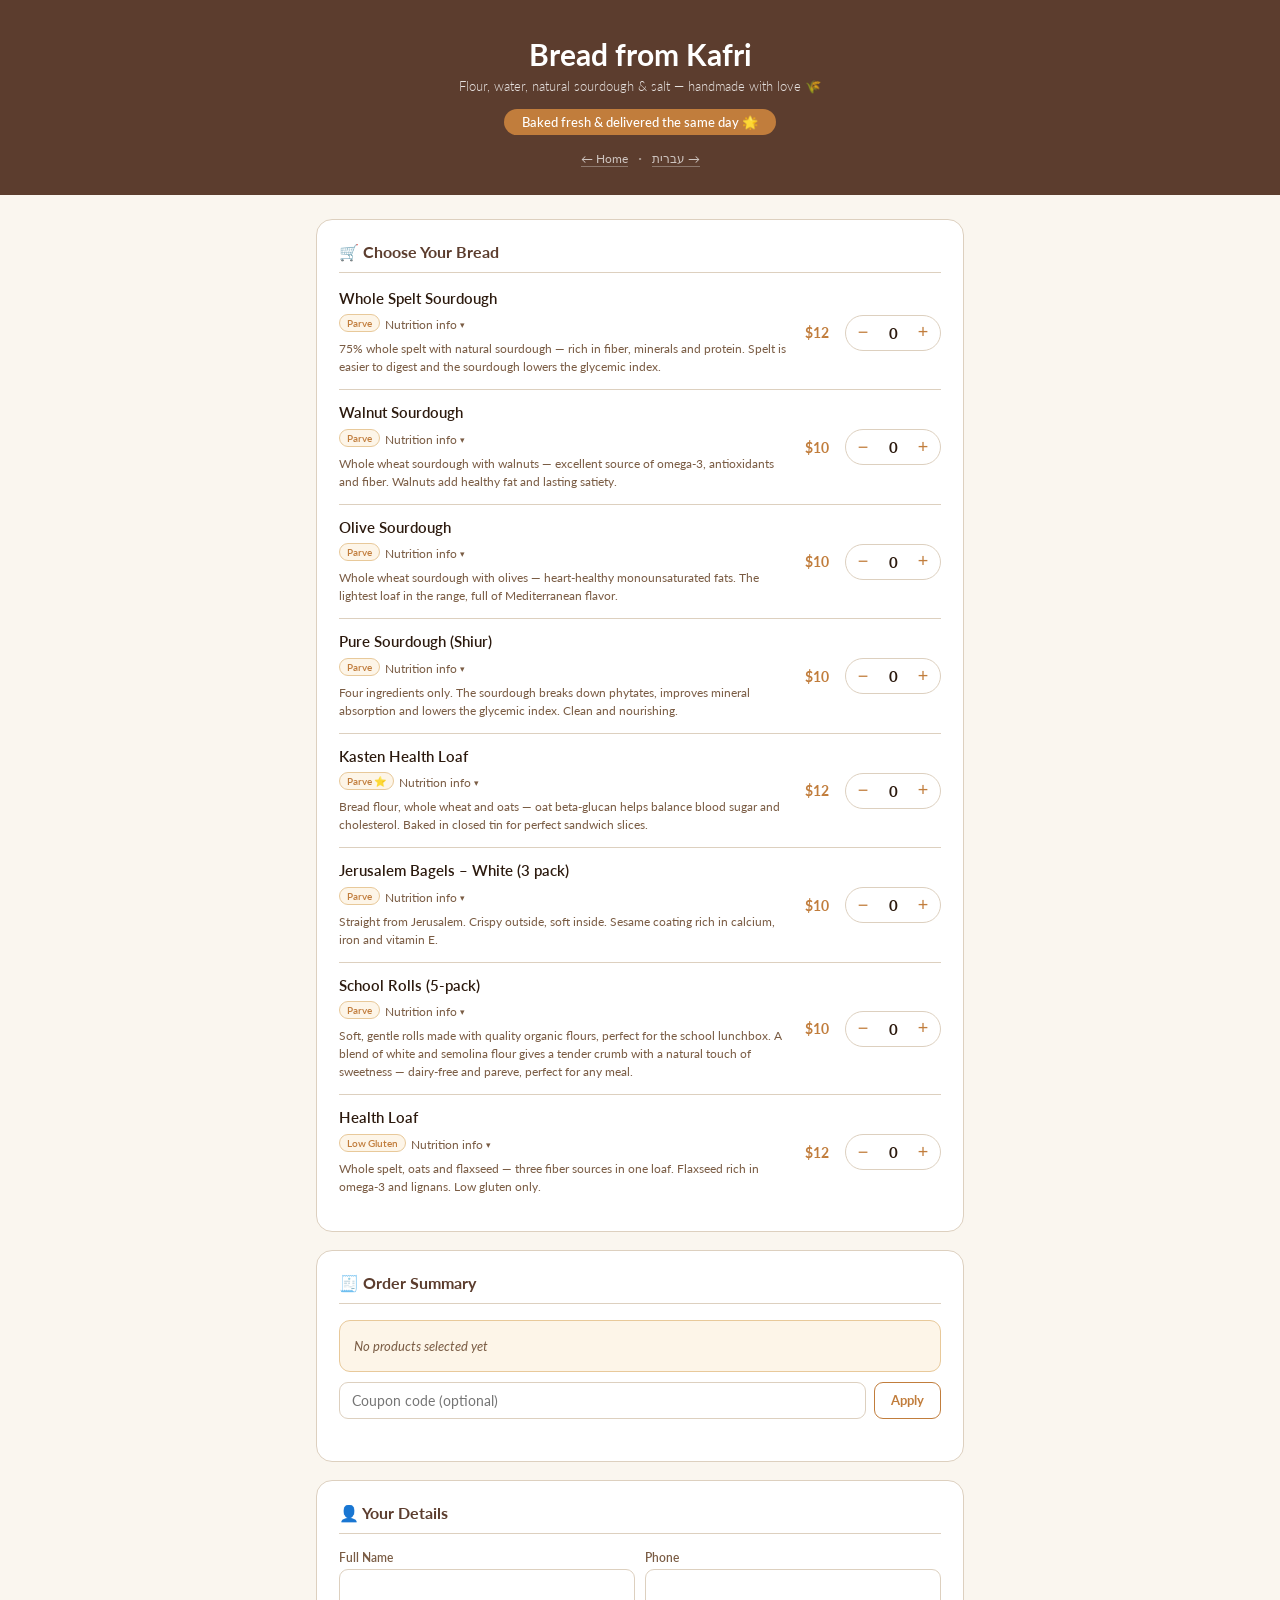
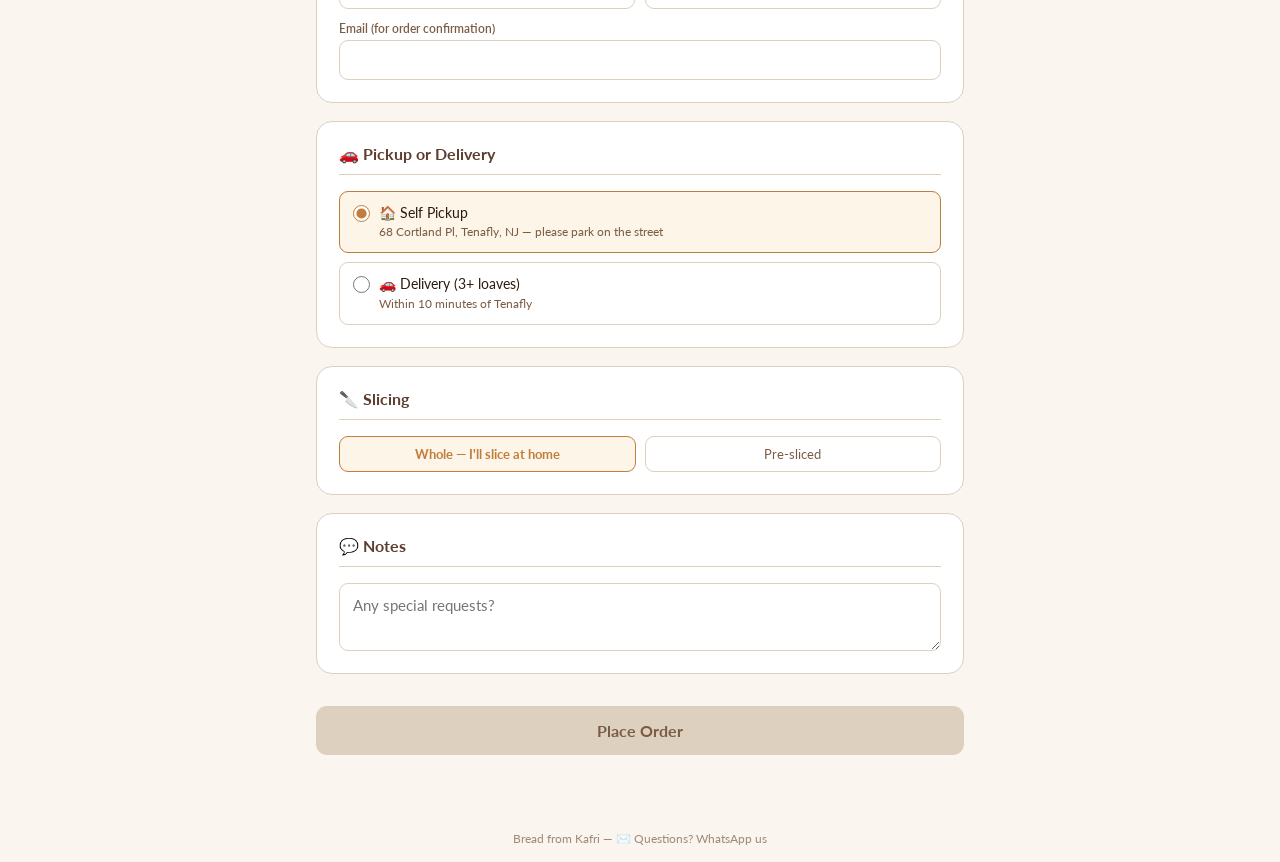
<file: catalog/order-en.html>
<!DOCTYPE html>
<html lang="en" dir="ltr">
<head>
<meta charset="UTF-8">
<meta name="viewport" content="width=device-width, initial-scale=1.0">
<title>Bread from Kafri — Order Form</title>
<link href="https://fonts.googleapis.com/css2?family=Lato:wght@300;400;700&display=swap" rel="stylesheet">
<style>
:root{
  --cream:#FAF6EF;--brown:#5C3D2E;--accent:#C17D3C;--accent-l:#E8C99A;
  --accent-h:#A66828;--txt:#2C1A0E;--txt2:#7A5C44;--border:#DDD0BF;
  --bg:#FFF;--warm:#FDF5E8;--green:#2E7D32;--green-bg:#E8F5E9;
  --red:#C0392B;--red-bg:#FDEDEC;
}
*{box-sizing:border-box;margin:0;padding:0;}
body{background:var(--cream);font-family:'Lato', sans-serif;color:var(--txt);min-height:100vh;direction:ltr;}
.header{background:var(--brown);color:#fff;text-align:center;padding:36px 20px 28px;}
.header h1{font-size:30px;font-weight:700;margin-bottom:4px;}
.tagline{font-size:13px;opacity:.85;font-weight:300;line-height:1.6;max-width:420px;margin:0 auto 12px;}
.fresh-badge{display:inline-block;background:var(--accent);color:#fff;border-radius:20px;padding:5px 18px;font-size:13px;font-weight:500;margin-bottom:6px;}
.lang-link{display:inline-block;margin-top:10px;font-size:12px;color:rgba(255,255,255,.7);text-decoration:none;border-bottom:1px solid rgba(255,255,255,.3);}
.lang-link:hover{color:#fff;}
.main{max-width:680px;margin:0 auto;padding:24px 16px 60px;}
.section{background:var(--bg);border-radius:16px;border:1px solid var(--border);padding:22px;margin-bottom:18px;animation:fi .3s ease;}
@keyframes fi{from{opacity:0;transform:translateY(6px)}to{opacity:1;transform:translateY(0)}}
.stitle{font-size:16px;font-weight:700;color:var(--brown);margin-bottom:16px;padding-bottom:10px;border-bottom:1px solid var(--border);display:flex;align-items:center;gap:8px;}
/* PRODUCT */
.pacc{border-bottom:1px solid var(--border);}
.pacc:last-child{border-bottom:none;}
.pmain{display:flex;align-items:center;padding:13px 0;gap:10px;}
.pacc:first-child .pmain{padding-top:0;}
.pinfo{flex:1;min-width:0;}
.pname{font-size:15px;font-weight:600;color:var(--txt);margin-bottom:3px;line-height:1.3;}
.pbadge{display:inline-block;font-size:10px;padding:2px 7px;border-radius:9px;background:var(--warm);color:var(--accent);border:1px solid var(--accent-l);font-weight:600;}
.pinfo-btn{background:none;border:none;cursor:pointer;color:var(--txt2);font-size:12px;font-family:inherit;display:flex;align-items:center;gap:3px;padding:3px 0;margin-top:3px;transition:color .2s;}
.pinfo-btn:hover{color:var(--accent);}
.pinfo-btn .arr{transition:transform .25s;font-style:normal;font-size:9px;}
.pinfo-btn.open .arr{transform:rotate(180deg);}
.pprice{font-size:14px;font-weight:700;color:var(--accent);white-space:nowrap;margin:0 6px;}
.qty{display:flex;align-items:center;border:1px solid var(--border);border-radius:22px;overflow:hidden;flex-shrink:0;}
.qbtn{width:34px;height:34px;background:none;border:none;cursor:pointer;font-size:18px;color:var(--accent);display:flex;align-items:center;justify-content:center;transition:background .15s;}
.qbtn:hover{background:var(--warm);}
.qbtn:disabled{opacity:.3;cursor:not-allowed;}
.qnum{min-width:26px;text-align:center;font-size:15px;font-weight:700;color:var(--txt);}
.pdet{display:none;padding:0 0 13px;animation:fi .2s ease;}
.pdet.open{display:block;}
.ppitch{font-size:13px;color:var(--txt2);line-height:1.65;margin-bottom:12px;font-style:italic;padding:9px 12px;background:var(--warm);border-radius:0 8px 8px 0;border-left:3px solid var(--accent-l);}
.ngrid{display:grid;grid-template-columns:repeat(4,1fr);gap:7px;margin-bottom:10px;}
@media(max-width:400px){.ngrid{grid-template-columns:repeat(2,1fr);}}
.ncell{background:var(--warm);border:1px solid var(--accent-l);border-radius:8px;padding:7px 5px;text-align:center;}
.nval{font-size:15px;font-weight:700;color:var(--brown);display:block;}
.nlbl{font-size:10px;color:var(--txt2);display:block;margin-top:1px;}
.ilbl{font-size:10px;font-weight:700;color:var(--accent);text-transform:uppercase;letter-spacing:.5px;margin-bottom:3px;}
.ilst{font-size:12px;color:var(--txt2);line-height:1.55;}
/* FIELDS */
.fg{display:flex;flex-direction:column;gap:12px;}
.fr{display:grid;grid-template-columns:1fr 1fr;gap:10px;}
@media(max-width:460px){.fr{grid-template-columns:1fr;}}
.fi2{display:flex;flex-direction:column;gap:4px;}
.fi2 label{font-size:12px;font-weight:600;color:var(--txt2);}
.fi2 input,.fi2 textarea{width:100%;padding:10px 13px;border:1px solid var(--border);border-radius:9px;font-size:15px;font-family:inherit;color:var(--txt);background:#fff;outline:none;transition:border-color .2s,box-shadow .2s;-webkit-appearance:none;}
.fi2 input:focus,.fi2 textarea:focus{border-color:var(--accent);box-shadow:0 0 0 3px rgba(193,125,60,.12);}
.fi2 textarea{resize:vertical;min-height:68px;line-height:1.5;}
/* RADIO */
.rg{display:flex;flex-direction:column;gap:9px;}
.ro{display:flex;align-items:flex-start;gap:9px;cursor:pointer;padding:11px 13px;border:1px solid var(--border);border-radius:9px;transition:border-color .2s,background .2s;}
.ro:hover{border-color:var(--accent-l);background:var(--warm);}
.ro.sel{border-color:var(--accent);background:var(--warm);}
.ro input{width:17px;height:17px;flex-shrink:0;margin-top:2px;accent-color:var(--accent);}
.rl{font-size:14px;line-height:1.4;}
.rl .sub{font-size:12px;color:var(--txt2);margin-top:2px;}
/* TOGGLE */
.tg{display:flex;gap:9px;flex-wrap:wrap;}
.tb{flex:1;min-width:110px;padding:9px 14px;border:1px solid var(--border);border-radius:9px;background:#fff;cursor:pointer;font-size:13px;font-family:inherit;color:var(--txt2);text-align:center;transition:all .2s;}
.tb:hover{border-color:var(--accent-l);}
.tb.act{border-color:var(--accent);background:var(--warm);color:var(--accent);font-weight:700;}
/* SUMMARY */
.sumbox{background:var(--warm);border:1px solid var(--accent-l);border-radius:11px;padding:14px;margin-bottom:4px;}
.sr{display:flex;justify-content:space-between;align-items:center;font-size:14px;padding:3px 0;}
.sr.empty{color:var(--txt2);font-style:italic;font-size:13px;}
.sdiv{border:none;border-top:1px solid var(--accent-l);margin:8px 0;}
.stot{font-size:17px;font-weight:700;color:var(--brown);}
/* COUPON */
.coupon-box{margin-top:10px;}
.coupon-row{display:flex;gap:8px;}
.coupon-row input{flex:1;padding:9px 12px;border:1px solid var(--border);border-radius:9px;font-size:14px;font-family:inherit;color:var(--txt);background:#fff;outline:none;transition:border-color .2s,box-shadow .2s;}
.coupon-row input:focus{border-color:var(--accent);box-shadow:0 0 0 3px rgba(193,125,60,.12);}
.coupon-btn{padding:9px 16px;border-radius:9px;border:1px solid var(--accent);background:#fff;color:var(--accent);font-weight:700;font-size:13px;font-family:inherit;cursor:pointer;transition:all .2s;}
.coupon-btn:hover{background:var(--warm);}
.coupon-msg{font-size:12px;margin-top:6px;min-height:14px;color:var(--txt2);}
.coupon-msg.err{color:var(--red);}
.coupon-applied{display:flex;align-items:center;justify-content:space-between;gap:10px;background:var(--green-bg);border:1px solid #A5D6A7;border-radius:9px;padding:9px 12px;font-size:13px;color:var(--green);font-weight:700;}
.coupon-applied button{background:none;border:none;color:var(--green);text-decoration:underline;cursor:pointer;font-size:12px;font-family:inherit;font-weight:400;}
/* SUBMIT */
.subbtn{width:100%;padding:15px;background:var(--accent);color:#fff;border:none;border-radius:11px;font-size:16px;font-weight:700;font-family:inherit;cursor:pointer;transition:background .2s,transform .1s;margin-top:14px;}
.subbtn:hover{background:var(--accent-h);}
.subbtn:active{transform:scale(.99);}
.subbtn:disabled{background:var(--border);cursor:not-allowed;color:var(--txt2);}
/* SAVED BANNER */
.sbanner{display:none;align-items:center;gap:9px;background:var(--green-bg);border:1px solid #A5D6A7;border-radius:9px;padding:9px 13px;margin-bottom:14px;font-size:13px;color:var(--green);}
.sbanner.show{display:flex;}
/* CLOSED SCREEN */
.closed-screen{display:none;text-align:center;padding:60px 20px;max-width:480px;margin:0 auto;}
.closed-screen.show{display:block;}
/* THANK YOU SCREEN */
.ty-screen{display:none;max-width:680px;margin:0 auto;padding:24px 16px 60px;}
.ty-screen.show{display:block;}
.ty-card{background:var(--bg);border-radius:16px;border:1px solid var(--border);padding:28px;margin-bottom:18px;text-align:center;}
.ty-icon{font-size:56px;margin-bottom:12px;}
.ty-title{font-size:24px;font-weight:700;color:var(--brown);margin-bottom:8px;}
.ty-sub{font-size:14px;color:var(--txt2);line-height:1.6;}
.pay-section{background:var(--bg);border-radius:16px;border:1px solid var(--border);padding:22px;margin-bottom:18px;}
.pay-grid{display:grid;grid-template-columns:1fr 1fr;gap:10px;margin-top:14px;}
@media(max-width:420px){.pay-grid{grid-template-columns:1fr;}}
.pay-btn{display:flex;align-items:center;justify-content:center;gap:8px;padding:14px;border-radius:11px;border:1px solid var(--border);background:#fff;cursor:pointer;font-size:15px;font-weight:700;color:var(--txt);text-decoration:none;transition:all .2s;}
.pay-btn:hover{border-color:var(--accent);background:var(--warm);}
.pay-icon{font-size:22px;}
.pay-note{font-size:11px;color:var(--txt2);text-align:center;margin-top:8px;}
.neworder-btn{width:100%;padding:13px;background:none;border:1px solid var(--border);border-radius:11px;font-size:14px;font-weight:700;font-family:inherit;color:var(--txt2);cursor:pointer;transition:all .2s;margin-top:8px;}
.neworder-btn:hover{border-color:var(--accent);color:var(--accent);}
.footer{text-align:center;font-size:12px;color:var(--txt2);padding:16px;opacity:.7;}
</style>
</head>
<body>

<header class="header">
  <h1>Bread from Kafri</h1>
  <p class="tagline">Flour, water, natural sourdough & salt — handmade with love 🌾</p>
  <div class="fresh-badge" id="fresh-badge">Baked fresh & delivered the same day 🌟</div>
  <br>
  <a class="lang-link home-link" href="../">← Home</a>
  <span style="opacity:.5;margin:0 6px;">·</span>
  <a class="lang-link" href="order-he.html">עברית →</a>
</header>

<!-- CLOSED SCREEN -->
<div class="closed-screen" id="closed-screen">
  <div style="font-size:52px;margin-bottom:14px;">🔒</div>
  <h2 style="font-size:21px;font-weight:700;color:var(--brown);margin-bottom:10px;" id="closed-title">Orders are currently closed 🔒</h2>
  <p style="font-size:14px;color:var(--txt2);line-height:1.6;" id="closed-msg">Orders for this week are closed. Check back soon!</p>
</div>

<!-- THANK YOU SCREEN -->
<div class="ty-screen" id="ty-screen">
  <div class="ty-card">
    <div class="ty-icon">🎉</div>
    <div class="ty-title" id="ty-title">Thank you for your order! 🎉</div>
    <p class="ty-sub" id="ty-sub"></p>
  </div>
  <div class="section">
    <div class="stitle">🧾 Order Summary</div>
    <div id="ty-summary"></div>
  </div>
  <div class="pay-section">
    <div class="stitle">💳 Payment</div>
    <p style="font-size:13px;color:var(--txt2);margin-bottom:4px;">Please pay after we confirm your order:</p>
    <div class="pay-grid">
      <a class="pay-btn" href="https://venmo.com/code?user_id=4416788448151226881&created=1791152174" target="_blank">
        <span class="pay-icon">💜</span> Venmo
      </a>
      <button class="pay-btn" onclick="showZelle()">
        <span class="pay-icon">💙</span> Zelle
      </button>
    </div>
    <p class="pay-note">* Pay only after receiving confirmation from us</p>
  </div>
  <button class="neworder-btn" onclick="resetForm()">Place a New Order</button>
  <a class="neworder-btn" href="../" style="display:block;text-align:center;text-decoration:none;box-sizing:border-box;">Back to home page</a>
</div>

<!-- FORM -->
<div id="form-wrap">
<div class="main">

  <div class="sbanner" id="sbanner">
    <span>👋</span>
    <span id="sbanner-txt"></span>
    <button onclick="clearSaved()" style="margin-left:auto;background:none;border:none;cursor:pointer;font-size:12px;color:var(--txt2);text-decoration:underline;">Clear</button>
  </div>

  <div class="section">
    <div class="stitle">🛒 Choose Your Bread</div>
    <div id="products-list"></div>
  </div>

  <div class="section">
    <div class="stitle">🧾 Order Summary</div>
    <div class="sumbox" id="order-summary">
      <p class="sr empty">No products selected yet</p>
    </div>
    <div class="coupon-box" id="coupon-box"></div>
  </div>

  <div class="section">
    <div class="stitle">👤 Your Details</div>
    <div class="fg">
      <div class="fr">
        <div class="fi2"><label>Full Name</label><input type="text" id="f-name" autocomplete="name" oninput="autoSave()"></div>
        <div class="fi2"><label>Phone</label><input type="tel" id="f-phone" autocomplete="tel" oninput="autoSave()"></div>
      </div>
      <div class="fi2"><label>Email (for order confirmation)</label><input type="email" id="f-email" autocomplete="email" oninput="autoSave()"></div>
    </div>
  </div>

  <div class="section">
    <div class="stitle">🚗 Pickup or Delivery</div>
    <div class="rg">
      <label class="ro sel" onclick="selDelivery(this,'pickup')">
        <input type="radio" name="delivery" value="pickup" checked>
        <div class="rl">🏠 Self Pickup<div class="sub">68 Cortland Pl, Tenafly, NJ — please park on the street</div></div>
      </label>
      <label class="ro" onclick="selDelivery(this,'delivery')">
        <input type="radio" name="delivery" value="delivery">
        <div class="rl">🚗 Delivery (3+ loaves)<div class="sub">Within 10 minutes of Tenafly</div></div>
      </label>
    </div>
    <div class="fi2" id="addr-field" style="margin-top:12px;display:none;">
      <label>Delivery Address</label>
      <input type="text" id="f-addr" autocomplete="street-address">
    </div>
  </div>

  <div class="section">
    <div class="stitle">🔪 Slicing</div>
    <div class="tg" id="slice-group">
      <button class="tb act" onclick="selSlice(this,'whole')">Whole — I'll slice at home</button>
      <button class="tb" onclick="selSlice(this,'sliced')">Pre-sliced</button>
    </div>
  </div>

  <div class="section">
    <div class="stitle">💬 Notes</div>
    <div class="fi2"><textarea id="f-notes" placeholder="Any special requests?"></textarea></div>
  </div>

  <button class="subbtn" id="sub-btn" onclick="submitOrder()" disabled>Place Order</button>

</div>
</div>

<div class="footer">Bread from Kafri — ✉️ Questions? WhatsApp us</div>

<script>
const PRODUCTS = [{"id": "spelt", "he": "לחם כוסמין מלא מחמצת", "en": "Whole Spelt Sourdough", "badge_he": "פרווה", "badge_en": "Parve", "price": 12, "cal": 89, "carbs": 16, "protein": 3.5, "fat": 1.2, "ing_he": "קמח לחם, קמח כוסמין מלא, מים, מחמצת טבעית, מלח", "ing_en": "Bread flour, whole spelt flour, water, natural sourdough starter, salt", "pitch_he": "75% קמח כוסמין מלא עם מחמצת טבעית – עשיר בסיבים, מינרלים וחלבון. הכוסמין קל לעיכול והמחמצת מורידה את האינדקס הגליקמי.", "pitch_en": "75% whole spelt with natural sourdough — rich in fiber, minerals and protein. Spelt is easier to digest and the sourdough lowers the glycemic index."}, {"id": "nuts", "he": "לחם אגוזים", "en": "Walnut Sourdough", "badge_he": "פרווה", "badge_en": "Parve", "price": 10, "cal": 104, "carbs": 15, "protein": 3.8, "fat": 4.2, "ing_he": "קמח מלא, קמח לחם, מים, מחמצת טבעית, אגוזי מלך, מלח", "ing_en": "Whole wheat flour, bread flour, water, natural sourdough starter, walnuts, salt", "pitch_he": "מחמצת קמח מלא עם אגוזי מלך – מקור מצוין לאומגה 3, נוגדי חמצון וסיבים. אגוזי המלך מוסיפים שומן בריא ושובע ממושך.", "pitch_en": "Whole wheat sourdough with walnuts — excellent source of omega-3, antioxidants and fiber. Walnuts add healthy fat and lasting satiety."}, {"id": "olives", "he": "לחם זיתים", "en": "Olive Sourdough", "badge_he": "פרווה", "badge_en": "Parve", "price": 10, "cal": 85, "carbs": 15, "protein": 3.2, "fat": 1.8, "ing_he": "קמח מלא, קמח לחם, מים, מחמצת טבעית, זיתים, מלח", "ing_en": "Whole wheat flour, bread flour, water, natural sourdough starter, olives, salt", "pitch_he": "מחמצת קמח מלא עם זיתים – שומן חד-בלתי-רווי לבריאות הלב. הקל ביותר בסדרה, עשיר בטעם ים תיכוני.", "pitch_en": "Whole wheat sourdough with olives — heart-healthy monounsaturated fats. The lightest loaf in the range, full of Mediterranean flavor."}, {"id": "shiur", "he": "לחם שיאור", "en": "Pure Sourdough (Shiur)", "badge_he": "פרווה", "badge_en": "Parve", "price": 10, "cal": 89, "carbs": 17, "protein": 3.4, "fat": 0.8, "ing_he": "קמח לחם, קמח מלא, מים, מחמצת טבעית, מלח", "ing_en": "Bread flour, whole wheat flour, water, natural sourdough starter, salt", "pitch_he": "ארבעה מרכיבים בלבד. המחמצת מפרקת פיטאטים, משפרת ספיגת מינרלים ומורידה את האינדקס הגליקמי. נקי, פשוט ומזין.", "pitch_en": "Four ingredients only. The sourdough breaks down phytates, improves mineral absorption and lowers the glycemic index. Clean and nourishing."}, {"id": "kasten", "he": "לחם קסטן בריאות", "en": "Kasten Health Loaf", "badge_he": "פרווה ⭐", "badge_en": "Parve ⭐", "price": 12, "cal": 94, "carbs": 17, "protein": 3.5, "fat": 1.5, "ing_he": "קמח לחם, מים, קמח מלא, פתיתי שיבולת שועל, מלח, סוכר, שמן, שמרים", "ing_en": "Bread flour, water, whole wheat flour, rolled oats, salt, sugar, oil, yeast", "pitch_he": "קמח לחם, קמח מלא ושיבולת שועל – הבטא-גלוקן שבשיבולת שועל מאזן סוכר וכולסטרול. נאפה בתבנית סגורה לפרוסות אחידות לסנדוויץ׳.", "pitch_en": "Bread flour, whole wheat and oats — oat beta-glucan helps balance blood sugar and cholesterol. Baked in closed tin for perfect sandwich slices."}, {"id": "bagel-white", "he": "בייגל ירושלמי לבן (3 במנה)", "en": "Jerusalem Bagels – White (3 pack)", "badge_he": "פרווה", "badge_en": "Parve", "price": 10, "cal": 283, "carbs": 38, "protein": 7.2, "fat": 5.8, "ing_he": "קמח לחם, מים, שמן זית, סוכר, מלח, שמרים יבשים, שומשום לבן", "ing_en": "Bread flour, water, olive oil, sugar, salt, dry yeast, white sesame", "pitch_he": "ישר מרחובות ירושלים. פריך מבחוץ, רך מבפנים. ציפוי שומשום עשיר בסידן, ברזל וויטמין E.", "pitch_en": "Straight from Jerusalem. Crispy outside, soft inside. Sesame coating rich in calcium, iron and vitamin E.", "cal_label_he": "קל׳ למקל", "cal_label_en": "cal/bagel"}, {"id": "rolls-school", "he": "לחמניות בית ספר (5 במנה)", "en": "School Rolls (5-pack)", "badge_he": "פרווה", "badge_en": "Parve", "price": 10, "cal": 230, "carbs": 42, "protein": 7, "fat": 4, "ing_he": "קמח לבן אורגני, קמח סמולינה אורגני, מים, שמרים יבשים, מלח, שמן", "ing_en": "Organic white flour, organic semolina flour, water, dry yeast, salt, oil", "pitch_he": "לחמניות רכות ועדינות שנאפו במיוחד לתיק האוכל של בית הספר, מקמחים אורגניים איכותיים. תערובת קמח לבן וסמולינה מעניקה מרקם רך עם נגיעת מתיקות טבעית — בלי חלב או ביצים, פרווה ומושלמות לכל ארוחה.", "pitch_en": "Soft, gentle rolls made with quality organic flours, perfect for the school lunchbox. A blend of white and semolina flour gives a tender crumb with a natural touch of sweetness — dairy-free and pareve, perfect for any meal.", "cal_label_he": "קל׳ ללחמנייה", "cal_label_en": "cal/roll"}, {"id": "health", "he": "לחם בריאות", "en": "Health Loaf", "badge_he": "גלוטן נמוך", "badge_en": "Low Gluten", "price": 12, "cal": 96, "carbs": 15, "protein": 3.8, "fat": 2.1, "ing_he": "קמח כוסמין מלא, קמח לחם, מים, מחמצת טבעית, פתיתי שיבולת שועל, זרעי פשתן, מלח", "ing_en": "Whole spelt flour, bread flour, water, natural sourdough starter, rolled oats, flaxseed, salt", "pitch_he": "כוסמין מלא, שיבולת שועל וזרעי פשתן – שלושה מקורות סיבים בלחם אחד. פשתן עשיר באומגה 3 ולינגנים. מכיל מעט גלוטן בלבד.", "pitch_en": "Whole spelt, oats and flaxseed — three fiber sources in one loaf. Flaxseed rich in omega-3 and lignans. Low gluten only."}];

const SCRIPT_URL = 'https://script.google.com/macros/s/AKfycbzzdF03GIEPXnSFvwKc5II8BhyXX4QUGljF9IRlkOvewwQh6X70_gsh7iogZbrBhB4vUg/exec';
const VENMO_URL = 'https://venmo.com/code?user_id=4416788448151226881&created=1791152174';
const FORM_KEY = 'lm_form_status_en';
const IS_HE = false;
const BAKE_LINE = 'sourdough';
const FORM_NAME = 'bread-en';

let qtys = {};
let deliveryMode = 'pickup';
let sliceMode = 'whole';
let appliedCoupon = null; // { code, discount, minOrder, label }
PRODUCTS.forEach(p => qtys[p.id] = 0);

// ADMIN SETTINGS
function loadAdminSettings() {
  try {
    const raw = localStorage.getItem('lm_admin_settings');
    if (!raw) return;
    const s = JSON.parse(raw);
    if (s.bakingDate || s.deliveryDate) {
      // Check that date is not in the past
      const refDate = s.bakingDate || s.deliveryDate;
      const ref = new Date(refDate + 'T12:00:00');
      const today = new Date(); today.setHours(0,0,0,0);
      if (ref < today) {
        document.getElementById('fresh-badge').style.display = 'none';
      } else {
        let badge = IS_HE ? 'נאפה טרי ומסופק באותו היום 🌟' : 'Baked fresh & delivered the same day 🌟';
        if (s.bakingDate) {
          const d = new Date(s.bakingDate + 'T12:00:00');
          const locale = IS_HE ? 'he-IL' : 'en-US';
          badge = (IS_HE ? '🔥 אפייה: ' : '🔥 Baking: ') + d.toLocaleDateString(locale, {weekday:'long', day:'numeric', month:'long'});
        }
        if (s.deliveryDate) {
          const d = new Date(s.deliveryDate + 'T12:00:00');
          const locale = IS_HE ? 'he-IL' : 'en-US';
          badge += (IS_HE ? ' · משלוח/איסוף: ' : ' · Pickup/Delivery: ') + d.toLocaleDateString(locale, {weekday:'long', day:'numeric', month:'long'});
          if (s.deliveryTime) badge += ' ' + s.deliveryTime;
        }
        document.getElementById('fresh-badge').textContent = badge;
      }
    } else {
      document.getElementById('fresh-badge').style.display = 'none';
    }
    if (s.products) {
      PRODUCTS.forEach(p => {
        const ps = s.products[p.id];
        if (!ps) return;
        if (ps.price) p.price = ps.price;
        p.soldOut = ps.soldOut || false;
        p.hidden  = !ps.visible && ps.visible !== undefined;
      });
    }
  } catch(e) {}
}

// CHECK FORM CLOSED — checks the server (source of truth), with localStorage as backup
async function checkFormStatus() {
  let displayedClosed = false;

  // Step 1: quick local check (backup) — if localStorage says closed, show immediately
  try {
    const raw = localStorage.getItem(FORM_KEY);
    if (raw) {
      const s = JSON.parse(raw);
      if (s.closed) {
        showClosedScreen(s.msgHe, s.msgEn);
        displayedClosed = true;
      }
    }
  } catch(e) {}

  // Step 2: check the server — source of truth
  try {
    const formName = IS_HE ? 'bread-he' : 'bread-en';
    const res = await fetch(SCRIPT_URL + '?action=status&form=' + formName);
    const data = await res.json();

    if (data.closed) {
      if (!displayedClosed) showClosedScreen(data.msgHe, data.msgEn);
      try { localStorage.setItem(FORM_KEY, JSON.stringify({closed: true, msgHe: data.msgHe, msgEn: data.msgEn})); } catch(e) {}
    } else {
      if (displayedClosed) {
        document.getElementById('closed-screen').classList.remove('show');
        document.getElementById('form-wrap').style.display = 'block';
      }
      try { localStorage.setItem(FORM_KEY, JSON.stringify({closed: false})); } catch(e) {}
    }
  } catch(err) {
    console.warn('Form status check from server failed:', err);
  }
}

function showClosedScreen(msgHe, msgEn) {
  document.getElementById('form-wrap').style.display = 'none';
  const cs = document.getElementById('closed-screen');
  cs.classList.add('show');
  if (msgHe && IS_HE) document.getElementById('closed-msg').textContent = msgHe;
  if (msgEn && !IS_HE) document.getElementById('closed-msg').textContent = msgEn;
}

// RENDER PRODUCTS
function renderProducts() {
  const c = document.getElementById('products-list');
  c.innerHTML = PRODUCTS.filter(p => !p.hidden).map(p => {
    const calLbl  = IS_HE ? (p.cal_label_he || 'קל׳ לפרוסה') : (p.cal_label_en || 'cal/slice');
    const badge   = IS_HE ? p.badge_he : p.badge_en;
    const name    = IS_HE ? p.he : p.en;
    const pitch   = IS_HE ? p.pitch_he : p.pitch_en;
    const ing     = IS_HE ? p.ing_he : p.ing_en;
    // Unavailable tag — two possible causes: stock ran out, or the admin manually blocked this
    // product for this baking day (Feature 1)
    const unavailTag = p.blockedManually
      ? `<span style="font-size:11px;color:var(--red);font-weight:700;margin-right:4px;">${IS_HE?'לא זמין להזמנה':'Currently Unavailable'}</span>`
      : (p.soldOut ? `<span style="font-size:11px;color:var(--red);font-weight:700;margin-right:4px;">${IS_HE?'אזל':'Sold Out'}</span>` : '');

    // ── Baker's Special — special styling ──
    if (p.isBakerSpecial) {
      return `<div class="pacc" style="border:2px solid var(--accent);border-radius:12px;margin-bottom:8px;background:var(--warm);">
        <div class="pmain">
          <div class="pinfo">
            <div style="font-size:11px;font-weight:700;color:var(--accent);letter-spacing:.5px;margin-bottom:4px;">⭐ BAKER'S SPECIAL THIS WEEK</div>
            <div class="pname" style="${p.soldOut?'opacity:.45;text-decoration:line-through':''}">${name}</div>
            <div style="display:flex;align-items:center;gap:5px;flex-wrap:wrap;margin-top:3px;">
              <span class="pbadge" style="background:var(--accent);color:white;border-color:var(--accent);">${badge}</span>
              ${unavailTag}
            </div>
            ${pitch ? `<div style="font-size:12px;color:var(--txt2);line-height:1.5;margin-top:6px;font-style:italic;">${pitch}</div>` : ''}
            <div style="font-size:11px;color:var(--txt2);margin-top:4px;">Remaining: ${p.remaining}</div>
          </div>
          <div class="pprice">$${p.price}</div>
          <div class="qty">
            <button class="qbtn" onclick="chQty('${p.id}',-1)" ${p.soldOut?'disabled':''}>−</button>
            <div class="qnum" id="q-${p.id}">0</div>
            <button class="qbtn" onclick="chQty('${p.id}',1)" ${p.soldOut?'disabled':''}>+</button>
          </div>
        </div>
      </div>`;
    }

    // ── Regular product ──
    return `<div class="pacc">
      <div class="pmain">
        <div class="pinfo">
          <div class="pname" style="${p.soldOut?'opacity:.45;text-decoration:line-through':''}">${name}</div>
          <div style="display:flex;align-items:center;gap:5px;flex-wrap:wrap;margin-top:3px;">
            <span class="pbadge">${badge}</span>
            ${unavailTag}
            ${p.cal != null ? `<button class="pinfo-btn" onclick="togDet('${p.id}',this)">${IS_HE?'פרטים תזונתיים':'Nutrition info'} <i class="arr">▾</i></button>` : ''}
          </div>
          <div style="font-size:12px;color:var(--txt2);line-height:1.5;margin-top:5px;">${pitch}</div>
        </div>
        <div class="pprice">$${p.price}</div>
        <div class="qty">
          <button class="qbtn" onclick="chQty('${p.id}',-1)" ${p.soldOut?'disabled':''}>−</button>
          <div class="qnum" id="q-${p.id}">0</div>
          <button class="qbtn" onclick="chQty('${p.id}',1)" ${p.soldOut?'disabled':''}>+</button>
        </div>
      </div>
      <div class="pdet" id="d-${p.id}">
        <p class="ppitch">${pitch}</p>
        <div class="ngrid">
          <div class="ncell"><span class="nval">${p.cal}</span><span class="nlbl">${calLbl}</span></div>
          <div class="ncell"><span class="nval">${p.carbs}g</span><span class="nlbl">${IS_HE?'פחמימות':'Carbs'}</span></div>
          <div class="ncell"><span class="nval">${p.protein}g</span><span class="nlbl">${IS_HE?'חלבון':'Protein'}</span></div>
          <div class="ncell"><span class="nval">${p.fat}g</span><span class="nlbl">${IS_HE?'שומן':'Fat'}</span></div>
        </div>
        <div class="ilbl">${IS_HE?'מרכיבים':'Ingredients'}</div>
        <div class="ilst">${ing}</div>
      </div>
    </div>`;
  }).join('');
}

function togDet(id, btn) {
  const d = document.getElementById('d-' + id);
  const o = d.classList.contains('open');
  d.classList.toggle('open', !o);
  btn.classList.toggle('open', !o);
}


// LOAD STOCK FROM SCRIPT
async function loadStock() {
  try {
    const data = await fetchBakeDay();
    if (!data.success) throw new Error(data.error || 'bakeday failed');
    BAKE = data;
    renderBakeBadge(data);
    if (!data.date || !data.open) { showBakeClosed(data); return; }
    PRODUCTS.forEach(p => {
      if (p.id === 'baker-special') return;
      const s = data.stock[p.id];
      p.hidden = !s;               // לא בתפריט של יום האפייה הזה
      if (!s) return;
      p.remaining = s.remaining;
      p.maxStock  = s.max;
      // Manual block from the dashboard (Feature 1) — stays visible, but not orderable
      p.blockedManually = !!s.blocked;
      p.soldOut = s.remaining <= 0 || !!s.blocked;
    });

    // Baker's Special — dynamic from sheet
    const existingIdx = PRODUCTS.findIndex(p => p.id === 'baker-special');
    if (existingIdx >= 0) PRODUCTS.splice(existingIdx, 1);
    const special = data.stock['baker-special'];
    if (special && special.remaining > 0 && !special.blocked && special.nameHe) {
      PRODUCTS.unshift({
        id: 'baker-special',
        he: special.nameHe,
        en: special.nameEn || special.nameHe,
        badge_he: '⭐ לחם האופה',
        badge_en: "⭐ Baker's Special",
        price:    special.price || 10,
        pitch_he: special.descHe || '',
        pitch_en: special.descEn || '',
        ing_he: '', ing_en: '',
        cal: null,
        remaining: special.remaining,
        isBakerSpecial: true,
      });
      if (qtys['baker-special'] === undefined) qtys['baker-special'] = 0;
    } else {
      qtys['baker-special'] = 0;
    }

    syncQtysToStock();
    renderProducts();
    syncQtyDisplays();
    updateSummary();
    updateSubmit();
    applyItemParam();
  } catch(e) {
    console.warn('Bake day load failed:', e);
    renderProducts();
  }
}
function chQty(id, delta) {
  const p = PRODUCTS.find(x => x.id === id);
  if (p && p.soldOut) return;
  // בדיקת מלאי מהסקריפט
  if (delta > 0 && p && p.remaining !== undefined) {
    const alreadyInCart = qtys[id];
    if (alreadyInCart >= p.remaining) return;
  }
  qtys[id] = Math.max(0, qtys[id] + delta);
  document.getElementById('q-' + id).textContent = qtys[id];
  updateSummary();
  updateSubmit();
}

function getSubtotal() { return PRODUCTS.reduce((s, p) => s + p.price * qtys[p.id], 0); }

function updateSummary() {
  const box = document.getElementById('order-summary');
  const sel = PRODUCTS.filter(p => qtys[p.id] > 0);
  const subtotal = getSubtotal();

  // If the order dropped below the applied coupon's minimum — remove it automatically
  if (appliedCoupon && subtotal < appliedCoupon.minOrder) {
    appliedCoupon = null;
    renderCouponWidget(IS_HE ? 'ההזמנה ירדה מתחת לסכום המינימום — הקופון הוסר.' : 'Order dropped below the coupon minimum — coupon removed.', true);
  }

  const discount = appliedCoupon ? Math.min(appliedCoupon.discount, subtotal) : 0;
  const total = subtotal - discount;

  if (!sel.length) {
    box.innerHTML = `<p class="sr empty">${IS_HE ? 'לא נבחרו מוצרים עדיין' : 'No products selected yet'}</p>`;
  } else {
    let html = sel.map(p => `
      <div class="sr">
        <span>${IS_HE ? p.he.split('(')[0].trim() : p.en.split('(')[0].trim()} × ${qtys[p.id]}</span>
        <span>$${p.price * qtys[p.id]}</span>
      </div>`).join('');
    if (discount > 0) {
      html += `<div class="sr" style="color:var(--green);">
        <span>${IS_HE ? 'הנחת קופון' : 'Coupon discount'} (${appliedCoupon.code})</span>
        <span>−$${discount}</span>
      </div>`;
    }
    html += `<hr class="sdiv">
    <div class="sr stot">
      <span>${IS_HE ? 'סה\"כ' : 'Total'}</span>
      <span>$${total}</span>
    </div>`;
    box.innerHTML = html;
  }
}

function getTotal() {
  const subtotal = getSubtotal();
  if (appliedCoupon) return Math.max(0, subtotal - appliedCoupon.discount);
  return subtotal;
}
function updateSubmit() { document.getElementById('sub-btn').disabled = !PRODUCTS.some(p => qtys[p.id] > 0); }

// ── Coupon (Feature 2) ──
function buildQtyParams() {
  const params = new URLSearchParams();
  PRODUCTS.forEach(p => params.append('qty_' + p.id, qtys[p.id] || 0));
  return params;
}

function renderCouponWidget(message, isError) {
  const box = document.getElementById('coupon-box');
  if (!box) return;
  if (appliedCoupon) {
    box.innerHTML = `<div class="coupon-applied">
      <span>🎟️ ${appliedCoupon.code} — $${appliedCoupon.discount} ${IS_HE?'הנחה':'off'}</span>
      <button type="button" onclick="removeCoupon()">${IS_HE?'הסר':'Remove'}</button>
    </div>`;
  } else {
    box.innerHTML = `<div class="coupon-row">
      <input type="text" id="f-coupon" placeholder="${IS_HE?'קוד קופון (אופציונלי)':'Coupon code (optional)'}">
      <button type="button" class="coupon-btn" onclick="applyCoupon()">${IS_HE?'החל':'Apply'}</button>
    </div>
    <p class="coupon-msg${isError?' err':''}" id="coupon-msg">${message||''}</p>`;
  }
}

async function applyCoupon() {
  const codeInput = document.getElementById('f-coupon');
  const code = codeInput ? codeInput.value.trim() : '';
  if (!code) { renderCouponWidget(IS_HE?'הכנס קוד קופון.':'Enter a coupon code.', true); return; }
  renderCouponWidget(IS_HE?'בודק...':'Checking...', false);
  try {
    const params = buildQtyParams();
    params.set('action', 'checkCoupon');
    params.set('form', IS_HE ? 'bread-he' : 'bread-en');
    params.set('code', code);
    const res = await fetch(SCRIPT_URL + '?' + params.toString());
    const data = await res.json();

    if (data.success && data.valid) {
      appliedCoupon = { code: code.trim().toUpperCase(), discount: data.discount, minOrder: data.minOrder, label: data.label };
      renderCouponWidget();
      updateSummary();
    } else {
      const reasons = {
        not_found:     IS_HE ? 'קוד קופון לא נמצא.' : 'Coupon code not found.',
        inactive:      IS_HE ? 'קופון זה לא פעיל.' : 'This coupon is not active.',
        wrong_form:    IS_HE ? 'קופון זה לא רלוונטי לטופס הזה.' : 'This coupon does not apply to this form.',
        below_minimum: IS_HE ? `ההזמנה מתחת לסכום המינימום לקופון ($${data.minOrder||0}).` : `Order is below the coupon minimum ($${data.minOrder||0}).`,
        missing_code:  IS_HE ? 'הכנס קוד קופון.' : 'Enter a coupon code.',
      };
      const reason = data.success ? (reasons[data.reason] || (IS_HE?'קוד לא תקף.':'Invalid code.')) : (IS_HE?'שגיאה בבדיקת הקופון.':'Error checking coupon.');
      renderCouponWidget(reason, true);
    }
  } catch(e) {
    renderCouponWidget(IS_HE?'שגיאת רשת — נסה שוב.':'Network error — try again.', true);
  }
}

function removeCoupon() {
  appliedCoupon = null;
  renderCouponWidget();
  updateSummary();
}

function selDelivery(el, mode) {
  deliveryMode = mode;
  document.querySelectorAll('.ro').forEach(o => o.classList.remove('sel'));
  el.classList.add('sel');
  document.getElementById('addr-field').style.display = mode === 'delivery' ? 'block' : 'none';
  updateSubmit();
}

function selSlice(el, mode) {
  sliceMode = mode;
  document.querySelectorAll('#slice-group .tb').forEach(b => b.classList.remove('act'));
  el.classList.add('act');
}

function validate() {
  if (!PRODUCTS.some(p => qtys[p.id] > 0)) { alert(IS_HE ? 'אנא בחר לפחות מוצר אחד.' : 'Please select at least one product.'); return false; }
  if (!document.getElementById('f-name').value.trim()) { alert(IS_HE ? 'אנא הכנס שם מלא.' : 'Please enter your name.'); document.getElementById('f-name').focus(); return false; }
  if (!document.getElementById('f-phone').value.trim()) { alert(IS_HE ? 'אנא הכנס מספר טלפון.' : 'Please enter your phone number.'); document.getElementById('f-phone').focus(); return false; }
  if (deliveryMode === 'delivery' && !document.getElementById('f-addr').value.trim()) { alert(IS_HE ? 'אנא הכנס כתובת למשלוח.' : 'Please enter delivery address.'); document.getElementById('f-addr').focus(); return false; }
  return true;
}

async function submitOrder() {
  if (!validate()) return;
  const name  = document.getElementById('f-name').value.trim();
  const phone = document.getElementById('f-phone').value.trim();
  const email = document.getElementById('f-email').value.trim();
  const addr  = document.getElementById('f-addr').value.trim();
  const notes = document.getElementById('f-notes').value.trim();
  const sel   = PRODUCTS.filter(p => qtys[p.id] > 0);
  const total = getTotal();

  localStorage.setItem('lm_customer', JSON.stringify({name, phone, email}));

  const btn = document.getElementById('sub-btn');
  btn.disabled = true;
  btn.textContent = IS_HE ? 'שולח...' : 'Sending...';

  const params = new URLSearchParams({
    name, phone, email, addr, notes, total,
    lang: IS_HE ? 'he' : 'en',
    delivery: deliveryMode === 'delivery' ? (IS_HE ? 'משלוח' : 'Delivery') : (IS_HE ? 'איסוף עצמי' : 'Self Pickup'),
    slicing: sliceMode === 'sliced' ? (IS_HE ? 'פרוס' : 'Pre-sliced') : (IS_HE ? 'שלם' : 'Whole'),
    products: sel.map(p => (IS_HE ? p.he : p.en).split('(')[0].trim() + ' x ' + qtys[p.id]).join('|')
  });
  if (appliedCoupon) params.set('coupon', appliedCoupon.code);
  params.set('form', FORM_NAME);
  if (BAKE && BAKE.date) params.set('bakeDate', BAKE.date);
  PRODUCTS.forEach(p => params.append('qty_' + p.id, qtys[p.id] || 0));

  try {
    const res = await fetch(SCRIPT_URL + '?' + params.toString(), {
      method: 'GET',
      redirect: 'follow'
    });
    const data = await res.json();

    if (data.success === true) {
      showThankYou(name, sel, total, email);
      finishThankYou(data, total, email);
    } else if (handleBakeError(data)) {
      btn.disabled = false;
      btn.textContent = IS_HE ? 'שלח הזמנה' : 'Place Order';
    } else if (data.error === 'form_closed') {
      document.getElementById('form-wrap').style.display = 'none';
      document.getElementById('closed-screen').classList.add('show');
      window.scrollTo(0, 0);
    } else if (data.error === 'invalid_coupon') {
      alert(IS_HE
        ? 'הקופון שהוחל אינו תקף יותר להזמנה זו (ייתכן שהמלאי/הזמינות השתנו). אנא הסר את הקופון ונסה לשלוח שוב.'
        : 'The applied coupon is no longer valid for this order. Please remove it and try again.');
      btn.disabled = false;
      btn.textContent = IS_HE ? 'שלח הזמנה' : 'Place Order';
    } else {
      alert(IS_HE
        ? 'אופס, משהו השתבש בשליחת ההזמנה. נסה שוב בעוד רגע או פנה בוואטסאפ.\n\n' + (data.error || '')
        : 'Oops, something went wrong sending your order. Please try again in a moment or contact us on WhatsApp.\n\n' + (data.error || ''));
      btn.disabled = false;
      btn.textContent = IS_HE ? 'שלח הזמנה' : 'Place Order';
    }
  } catch(err) {
    console.error('Order submit failed:', err);
    alert(IS_HE
      ? 'לא הצלחנו להגיע לשרת. בדוק חיבור אינטרנט ונסה שוב, או פנה בוואטסאפ.'
      : 'We couldn\'t reach the server. Check your internet and try again, or contact us on WhatsApp.');
    btn.disabled = false;
    btn.textContent = IS_HE ? 'שלח הזמנה' : 'Place Order';
  }
}

function showThankYou(name, sel, total, email) {
  document.getElementById('form-wrap').style.display = 'none';
  const ty = document.getElementById('ty-screen');
  ty.classList.add('show');
  document.getElementById('ty-sub').textContent = IS_HE
    ? `ההזמנה של ${name} התקבלה!${email ? ' אישור ישלח למייל שלך.' : ''}`
    : `${name}'s order has been received!${email ? ' A confirmation will be sent to your email.' : ''}`;
  document.getElementById('ty-summary').innerHTML =
    sel.map(p => `<div class="sr"><span>${IS_HE ? p.he.split('(')[0].trim() : p.en.split('(')[0].trim()} × ${qtys[p.id]}</span><span>$${p.price * qtys[p.id]}</span></div>`).join('') +
    `<hr class="sdiv"><div class="sr stot"><span>${IS_HE ? 'סה\"כ' : 'Total'}</span><span>$${total}</span></div>`;
}

function showZelle() {
  alert(IS_HE
    ? 'שלם דרך Zelle ל:\n[הכנס מספר טלפון או אימייל]\nסכום: $' + getTotal()
    : 'Pay via Zelle to:\n[Enter phone or email]\nAmount: $' + getTotal());
}

function resetForm() {
  PRODUCTS.forEach(p => qtys[p.id] = 0);
  deliveryMode = 'pickup'; sliceMode = 'whole';
  appliedCoupon = null;
  renderCouponWidget();
  ['f-name','f-phone','f-email','f-addr','f-notes'].forEach(id => document.getElementById(id).value = '');
  document.getElementById('ty-screen').classList.remove('show');
  document.getElementById('form-wrap').style.display = 'block';
  renderProducts(); updateSummary();
  document.getElementById('sub-btn').disabled = true;
  window.scrollTo(0, 0);
}

function autoSave() {
  const name  = document.getElementById('f-name').value.trim();
  const phone = document.getElementById('f-phone').value.trim();
  const email = document.getElementById('f-email').value.trim();
  if (name || phone || email) localStorage.setItem('lm_customer', JSON.stringify({name, phone, email}));
}

function loadSaved() {
  try {
    const raw = localStorage.getItem('lm_customer');
    if (!raw) return;
    const s = JSON.parse(raw);
    if (!s.name) return;
    document.getElementById('f-name').value  = s.name;
    document.getElementById('f-phone').value = s.phone || '';
    document.getElementById('f-email').value = s.email || '';
    const banner = document.getElementById('sbanner');
    document.getElementById('sbanner-txt').textContent = IS_HE
      ? `ברוך הבא חזרה, ${s.name}! הפרטים שלך כבר ממולאים.`
      : `Welcome back, ${s.name}! Your details are pre-filled.`;
    banner.classList.add('show');
  } catch(e) {}
}

function clearSaved() {
  localStorage.removeItem('lm_customer');
  document.getElementById('sbanner').classList.remove('show');
  ['f-name','f-phone','f-email'].forEach(id => document.getElementById(id).value = '');
}


// ===== v10 — לוח ימי אפייה: יום אפייה אחד פתוח בכל רגע (Bake calendar) =====
let BAKE = null;
function bakeTxt(he, en) { return IS_HE ? he : en; }
async function fetchBakeDay() {
  const res = await fetch(SCRIPT_URL + '?action=bakeday&line=' + BAKE_LINE + '&form=' + FORM_NAME);
  return res.json();
}
function renderBakeBadge(d) {
  const b = document.getElementById('fresh-badge') || document.getElementById('bake-badge'); if (!b) return;
  b.style.display = '';
  if (!d || !d.date) return;
  b.textContent = d.open
    ? bakeTxt(`🔥 הזמנות לאפייה של ${d.dateHe} · ההזמנות נסגרות ${d.cutoffHe}`, `🔥 Ordering for ${d.dateEn} · closes ${d.cutoffEn}`)
    : bakeTxt(`ההזמנות ל${d.dateHe} סגורות`, `Orders for ${d.dateEn} are closed`);
}
function showBakeClosed(d) {
  document.getElementById('form-wrap').style.display = 'none';
  const cs = document.getElementById('closed-screen');
  cs.classList.add('show');
  const title = cs.querySelector('h2'), msg = cs.querySelector('p');
  if (d && d.date) {
    const custom = IS_HE ? d.msgHe : d.msgEn;
    const nxt = d.next
      ? bakeTxt(`ההזמנות ל${d.next.dateHe} ייפתחו ${d.next.opensHe}.`, `Orders for ${d.next.dateEn} open ${d.next.opensEn}.`)
      : '';
    if (title) title.textContent = bakeTxt(`ההזמנות ל${d.dateHe} סגורות 🔒`, `Orders for ${d.dateEn} are closed 🔒`);
    if (msg) msg.textContent = (custom ? custom + ' ' : bakeTxt('אזל — תודה לכולם! ', 'Sold out — thank you all! ')) + nxt;
  } else {
    if (d && d.seasonClosed) {
      if (title) title.textContent = bakeTxt('העונה הסתיימה 🍂', 'Closed for the season 🍂');
      if (msg) msg.textContent = (IS_HE ? d.msgHe : d.msgEn) || bakeTxt('נחזור בקרוב!', 'Check back soon!');
    } else {
      if (title) title.textContent = bakeTxt('אין כרגע ימי אפייה פתוחים 🔒', 'No bake days are open right now 🔒');
      if (msg) msg.textContent = (d && (IS_HE ? d.msgHe : d.msgEn)) || bakeTxt('נחזור בקרוב!', 'Check back soon!');
    }
  }
  window.scrollTo(0, 0);
}
function showMenuLoading() {
  const c = document.getElementById('products-list');
  if (c) c.innerHTML = `<p style="text-align:center;color:var(--txt2);font-size:14px;padding:18px 0;">${bakeTxt('טוען את התפריט של יום האפייה…', "Loading this bake day's menu…")}</p>`;
}
// אחרי עדכון מלאי: מוצרים שירדו מהתפריט/אזלו מתאפסים, כמויות לא עולות על הנותר
function syncQtysToStock() {
  PRODUCTS.forEach(p => {
    if (!qtys[p.id]) return;
    if (p.hidden || p.soldOut) qtys[p.id] = 0;
    else if (p.remaining !== undefined && qtys[p.id] > p.remaining) qtys[p.id] = p.remaining;
  });
}
function syncQtyDisplays() {
  PRODUCTS.forEach(p => {
    const el = document.getElementById('q-' + p.id) || document.getElementById('qn-' + p.id);
    if (el) el.textContent = qtys[p.id] || 0;
  });
}
// שגיאות מהשרת שקשורות ליום האפייה — מחזיר true אם טופל
function handleBakeError(data) {
  const pname = data.nameHe ? (IS_HE ? data.nameHe : data.nameEn).split('(')[0].trim() : '';
  if (data.error === 'day_closed') { BAKE = data.state || BAKE; renderBakeBadge(BAKE); showBakeClosed(data.state); return true; }
  if (data.error === 'day_changed' && data.state) {
    alert(bakeTxt(`ההזמנות עברו ליום האפייה הבא (${data.state.dateHe}). העמוד יתרענן — בדקו את ההזמנה ושלחו שוב.`,
                  `Ordering has moved to the next bake day (${data.state.dateEn}). The page will refresh — please review your order and send it again.`));
    location.reload(); return true;
  }
  if (data.error === 'sold_out') {
    alert(bakeTxt(`נשארו רק ${data.remaining} של "${pname}". עדכנו את הכמות ושלחו שוב.`, `Only ${data.remaining} left of "${pname}". Please update the quantity and send again.`));
    loadStock(); return true;
  }
  if (data.error === 'unavailable') {
    alert(bakeTxt(`"${pname}" לא זמין ליום האפייה הזה. הסרנו אותו מההזמנה.`, `"${pname}" isn't available for this bake day. We removed it from your order.`));
    loadStock(); return true;
  }
  if (data.error === 'delivery_minimum' || data.error === 'delivery_min') {
    alert(bakeTxt(`משלוח זמין להזמנות מ-$${data.min} ומעלה.`, `Delivery is available for orders of $${data.min} or more.`));
    return true;
  }
  return false;
}
// ── v12.2: הגעה מהקטלוג (?item=id) — המוצר נבחר (כמות 1), גוללים אליו ומדגישים ──
let __itemApplied = false;
function applyItemParam() {
  if (__itemApplied) return;
  __itemApplied = true;
  const id = new URLSearchParams(location.search).get('item');
  if (!id) return;
  const p = PRODUCTS.find(x => x.id === id);
  const el = document.getElementById('q-' + id) || document.getElementById('qn-' + id);
  const pname = p ? (IS_HE ? (p.he || '') : (p.en || p.he || '')).split('(')[0].trim() : '';
  if (!p || p.hidden || p.soldOut || !el) {
    const list = document.getElementById('products-list') || document.getElementById('breads-list');
    if (list && pname) {
      const n = document.createElement('p');
      n.style.cssText = 'background:#FDF5E8;border:1px solid #E8C99A;border-radius:9px;padding:10px 12px;font-size:13px;margin-bottom:12px;';
      n.textContent = bakeTxt(`"${pname}" לא זמין ביום האפייה הזה — אפשר לבחור מהמוצרים האחרים.`, `"${pname}" isn't available for this bake day — please choose from the other items.`);
      list.parentElement.insertBefore(n, list);
    }
    return;
  }
  if (!qtys[id]) qtys[id] = 1;
  syncQtyDisplays();
  if (typeof refresh === 'function') refresh();
  else { updateSummary(); if (typeof updateSubmit === 'function') updateSubmit(); }
  const card = el.closest('.pacc') || el.parentElement;
  card.style.transition = 'box-shadow .4s, background .4s';
  card.style.boxShadow = '0 0 0 3px #C9763C'; card.style.borderRadius = '12px'; card.style.background = '#FFF8EE';
  setTimeout(() => card.scrollIntoView({ behavior: 'smooth', block: 'center' }), 150);
  setTimeout(() => { card.style.boxShadow = ''; card.style.background = ''; }, 4000);
}

// ── v12: מסך תודה אחיד — יום אפייה, איסוף/משלוח 16:00–18:00, תשלום עכשיו ב-Venmo ──
const VENMO_LINK = 'https://venmo.com/code?user_id=4416788448151226881&created=1791152174';
const ZELLE_TO = 'tenebit.soft@gmail.com';
const VENMO_USERNAME = ''; // שם המשתמש ב-Venmo (בלי @) — אם ממולא, הסכום ממולא אוטומטית באפליקציה
function finishThankYou(data, total, email) {
  const amount = (data && typeof data.total === 'number') ? data.total : total;
  const day = data && data.bakeDate ? (IS_HE ? data.bakeDateHe : data.bakeDateEn) : (BAKE && BAKE.date ? (IS_HE ? BAKE.dateHe : BAKE.dateEn) : '');
  const isDelivery = typeof deliveryMode !== 'undefined' && deliveryMode === 'delivery';
  const lines = IS_HE ? [
    'ההזמנה התקבלה ואושרה! אין צורך לחכות לאישור נוסף.',
    day ? `📅 יום האפייה: ${day}` : '',
    isDelivery ? '🚚 המשלוח יגיע אליכם ביום האפייה בין 16:00–18:00.' : '🏠 איסוף ביום האפייה בין 16:00–18:00 · 68 Cortlandt Pl, Tenafly, NJ',
    email ? `📧 אישור הזמנה נשלח למייל ${email}` : '',
  ] : [
    'Your order is received and confirmed! No need to wait for anything else.',
    day ? `📅 Bake day: ${day}` : '',
    isDelivery ? '🚚 Your delivery will arrive on the bake day between 4:00–6:00 PM.' : '🏠 Pickup on the bake day between 4:00–6:00 PM · 68 Cortlandt Pl, Tenafly, NJ',
    email ? `📧 A confirmation email is on its way to ${email}` : '',
  ];
  const sub = document.getElementById('ty-sub');
  if (sub) {
    sub.innerHTML = lines.filter(Boolean).map(l => l.replace(/[&<>]/g, c => ({ '&': '&amp;', '<': '&lt;', '>': '&gt;' }[c]))).join('<br>')
      .replace(/(68 Cortlandt Pl, Tenafly, NJ|[^\s<>]+@[^\s<>]+)/g, '<bdi dir="ltr">$1</bdi>');
    sub.style.lineHeight = '1.9';
  }
  // תשלום — סכום + לינק ל-Venmo, לשלם כבר עכשיו
  const grid = document.querySelector('#ty-screen .pay-grid');
  if (!grid) return;
  const box = grid.parentElement;
  const intro = box.querySelector('p');
  if (intro) {
    intro.innerHTML = bakeTxt(`סכום לתשלום: <b style="font-size:18px;color:var(--brown);">$${amount}</b> — אפשר לשלם כבר עכשיו.`,
                              `Amount to pay: <b style="font-size:18px;color:var(--brown);">$${amount}</b> — you can pay right now.`);
  }
  const note = box.querySelector('.pay-note');
  if (note) note.textContent = bakeTxt('בהערה ב-Venmo כתבו את שמכם ויום האפייה 🙏', 'Please add your name and bake day in the Venmo note 🙏');
  const venmo = grid.querySelector('a.pay-btn');
  if (venmo) {
    venmo.href = VENMO_USERNAME
      ? `https://venmo.com/?txn=pay&audience=private&recipients=${encodeURIComponent(VENMO_USERNAME)}&amount=${amount}&note=${encodeURIComponent('Kafri ' + (day || ''))}`
      : VENMO_LINK;
    venmo.innerHTML = `<span class="pay-icon">💜</span> ${bakeTxt(`תשלום $${amount} ב-Venmo`, `Pay $${amount} on Venmo`)}`;
    venmo.style.gridColumn = '1 / -1';
    venmo.style.background = '#008CFF'; venmo.style.color = '#fff'; venmo.style.borderColor = '#008CFF';
  }
  const zelle = grid.querySelector('button.pay-btn');
  if (zelle) {
    zelle.innerHTML = `<span class="pay-icon">💙</span> Zelle <span dir="ltr" style="font-weight:400;font-size:13px;">${ZELLE_TO}</span>`;
    zelle.style.gridColumn = '1 / -1';
    zelle.onclick = () => {
      try { navigator.clipboard.writeText(ZELLE_TO); } catch (e) {}
      alert(bakeTxt(`תשלום ב-Zelle ל: ${ZELLE_TO}\nסכום: $${amount}\n(הכתובת הועתקה)`, `Pay with Zelle to: ${ZELLE_TO}\nAmount: $${amount}\n(address copied)`));
    };
  }
}

// INIT
showMenuLoading();
updateSummary();
renderCouponWidget();
loadSaved();
loadStock();
</script>
</body>
</html>
</file>
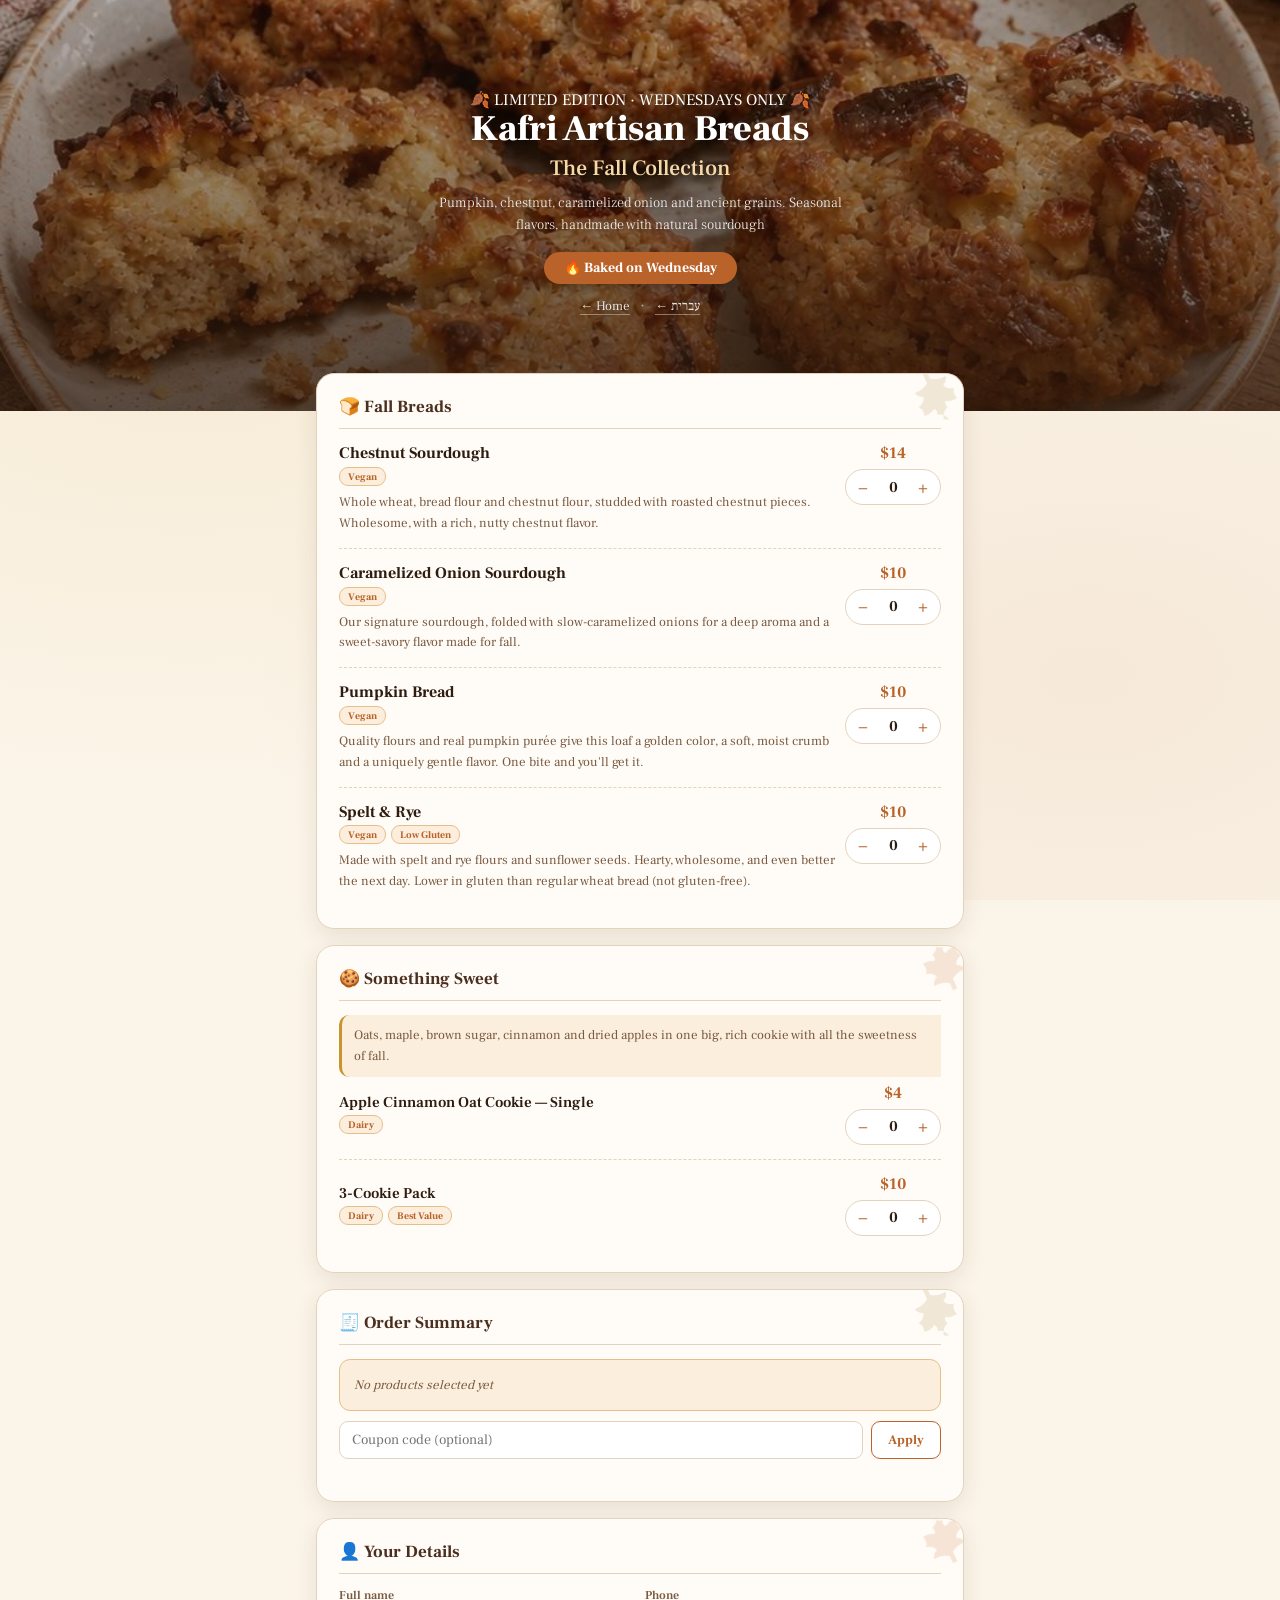
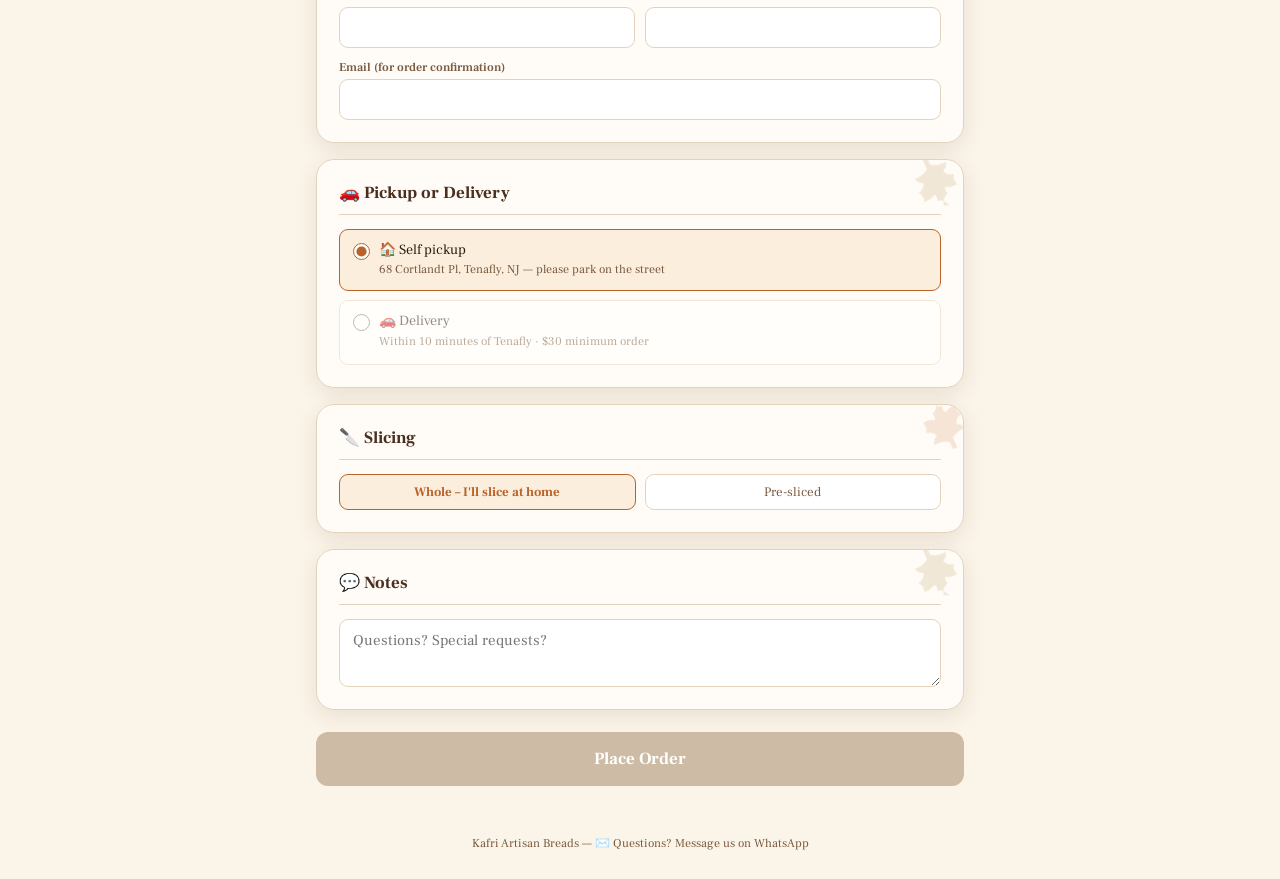
<file: catalog/order-fall-en.html>
<!DOCTYPE html>
<html lang="en" dir="ltr">
<head>
<meta charset="UTF-8">
<meta name="viewport" content="width=device-width, initial-scale=1.0">
<title>Kafri Artisan Breads — Fall Collection</title>
<link href="https://fonts.googleapis.com/css2?family=Frank+Ruhl+Libre:wght@300;400;500;700;900&display=swap" rel="stylesheet">
<style>
:root{
  --cream:#FBF4E8;--brown:#4A2E1F;--accent:#B9622A;--accent-l:#E6BE8A;
  --accent-h:#9A4E1E;--mustard:#C9932E;--txt:#2E1C10;--txt2:#7A5A40;--border:#E3D2BC;
  --bg:rgba(255,252,246,.94);--warm:#FBEEDC;--green:#2E7D32;--green-bg:#E8F5E9;
  --red:#B03A2E;--red-bg:#FDEDEC;
}
*{box-sizing:border-box;margin:0;padding:0;}
html{background:var(--cream);}
body{font-family:'Frank Ruhl Libre', serif;color:var(--txt);min-height:100vh;direction:ltr;position:relative;background:radial-gradient(ellipse at 15% 40%,rgba(217,164,65,.10),transparent 55%),radial-gradient(ellipse at 85% 75%,rgba(185,98,42,.08),transparent 55%),var(--cream);background-attachment:fixed;}
/* HERO — התמונה כרקע לכותרת בלבד (מוטמעת בקובץ, עובד גם בפתיחה מקומית) */
.header{position:relative;z-index:0;color:#fff;text-align:center;padding:64px 20px 70px;text-shadow:0 2px 12px rgba(0,0,0,.5);
  background:#3a2416 url('[data-uri]') center 62%/cover no-repeat;}
.header::before{content:'';position:absolute;inset:0;z-index:-1;background:linear-gradient(180deg,rgba(40,22,10,.35) 0%,rgba(40,22,10,.55) 60%,rgba(40,22,10,.75) 100%);}
@media(min-width:700px){.header{padding:90px 20px 96px;}}
/* עלי שלכת — נופלים מאחורי הכרטיסים */
.leaves{position:fixed;inset:0;z-index:1;pointer-events:none;overflow:hidden;}
.leaf{position:absolute;top:-40px;opacity:.85;animation:fall linear infinite;}
.leaf svg{display:block;width:100%;height:100%;animation:sway ease-in-out infinite alternate;}
@keyframes fall{to{transform:translateY(115vh);}}
@keyframes sway{from{transform:translateX(-22px) rotate(-35deg);}to{transform:translateX(22px) rotate(40deg);}}
@media(prefers-reduced-motion:reduce){.leaves{display:none;}}
.lang-link{display:inline-block;margin-top:14px;font-size:13px;color:rgba(255,255,255,.85);text-decoration:none;border-bottom:1px solid rgba(255,255,255,.4);}
.lang-link:hover{color:#fff;}
.header h1{font-size:36px;font-weight:900;line-height:1.1;margin-bottom:4px;}
.header h2{font-size:22px;font-weight:500;color:#F6D9A8;margin-bottom:10px;}
.tagline{font-size:14px;opacity:.92;font-weight:300;line-height:1.6;max-width:420px;margin:0 auto 16px;}
.bake-badge{display:inline-block;background:var(--accent);color:#fff;border-radius:22px;padding:7px 20px;font-size:14px;font-weight:700;box-shadow:0 4px 14px rgba(0,0,0,.25);text-shadow:none;}
.bake-note{display:block;font-size:12px;margin-top:8px;opacity:.85;}
.main{position:relative;z-index:2;max-width:680px;margin:-38px auto 0;padding:0 16px 40px;}
.section{position:relative;overflow:hidden;background:#FFFCF7;border-radius:18px;border:1px solid var(--border);padding:22px;margin-bottom:16px;box-shadow:0 6px 22px rgba(74,46,31,.10);animation:fi .3s ease;}
.section::after{content:'';position:absolute;right:-10px;top:-10px;width:62px;height:62px;background:url("data:image/svg+xml,%3Csvg xmlns='http://www.w3.org/2000/svg' viewBox='0 0 24 24'%3E%3Cpath fill='%23C8702F' d='M12 1.5c.6 2 1.8 3.2 3.4 3.6-.5 1-.5 1.9.2 2.6 1.3-.9 2.8-1.2 4.6-.8-.6 1.7-.4 3 .6 4-1.9.4-3 1.3-3.3 2.8 1.3.5 2.1 1.4 2.3 2.8-2.3-.3-4.2.2-5.9 1.4V22h-1.8v-3.1c-1.7-1.2-3.6-1.7-5.9-1.4.2-1.4 1-2.3 2.3-2.8-.3-1.5-1.4-2.4-3.3-2.8 1-1 1.2-2.3.6-4 1.8-.4 3.3-.1 4.6.8.7-.7.7-1.6.2-2.6 1.6-.4 2.8-1.6 3.4-3.6z'/%3E%3C/svg%3E") center/contain no-repeat;opacity:.16;transform:rotate(-25deg);pointer-events:none;}
.section:nth-of-type(even)::after{transform:rotate(155deg);left:auto;right:-6px;filter:hue-rotate(18deg) saturate(.8);}
@keyframes fi{from{opacity:0;transform:translateY(6px)}to{opacity:1;transform:translateY(0)}}
.stitle{font-size:17px;font-weight:700;color:var(--brown);margin-bottom:14px;padding-bottom:10px;border-bottom:1px solid var(--border);display:flex;align-items:center;gap:8px;}
/* PRODUCT */
.pacc{border-bottom:1px dashed var(--border);}
.pacc:last-child{border-bottom:none;}
.pmain{display:flex;align-items:flex-start;padding:14px 0;gap:10px;}
.pacc:first-child .pmain{padding-top:0;}
.picon{font-size:26px;line-height:1;flex-shrink:0;margin-top:2px;}
.pinfo{flex:1;min-width:0;}
.pname{font-size:16px;font-weight:700;color:var(--txt);margin-bottom:3px;line-height:1.3;}
.pbadge{display:inline-block;font-size:10px;padding:2px 8px;border-radius:9px;background:var(--warm);color:var(--accent);border:1px solid var(--accent-l);font-weight:700;}
.pdesc{font-size:13px;color:var(--txt2);line-height:1.6;margin-top:6px;}
.pside{display:flex;flex-direction:column;align-items:center;gap:6px;flex-shrink:0;}
.pprice{font-size:16px;font-weight:700;color:var(--accent);white-space:nowrap;}
.qty{display:flex;align-items:center;border:1px solid var(--border);border-radius:22px;overflow:hidden;background:#fff;}
.qbtn{width:34px;height:34px;background:none;border:none;cursor:pointer;font-size:18px;color:var(--accent);display:flex;align-items:center;justify-content:center;transition:background .15s;font-family:inherit;}
.qbtn:hover{background:var(--warm);}
.qbtn:disabled{opacity:.3;cursor:not-allowed;}
.qnum{min-width:26px;text-align:center;font-size:15px;font-weight:700;color:var(--txt);}
.unavail{font-size:11px;color:var(--red);font-weight:700;margin-left:4px;}
.soldout .pname{opacity:.45;text-decoration:line-through;}
.remain{font-size:11px;color:var(--txt2);margin-top:4px;}
/* COOKIE */
.cookie-desc{font-size:13px;color:var(--txt2);line-height:1.6;margin-bottom:6px;padding:10px 12px;background:var(--warm);border-radius:10px 0 0 10px;border-left:3px solid var(--mustard);}
.cookie-row .pmain{align-items:center;}
.cookie-row .pname{font-size:15px;font-weight:600;}
/* FIELDS */
.fg{display:flex;flex-direction:column;gap:12px;}
.fr{display:grid;grid-template-columns:1fr 1fr;gap:10px;}
@media(max-width:460px){.fr{grid-template-columns:1fr;}}
.fi2{display:flex;flex-direction:column;gap:4px;}
.fi2 label{font-size:12px;font-weight:600;color:var(--txt2);}
.fi2 input,.fi2 textarea{width:100%;padding:10px 13px;border:1px solid var(--border);border-radius:9px;font-size:15px;font-family:inherit;color:var(--txt);background:#fff;outline:none;transition:border-color .2s,box-shadow .2s;-webkit-appearance:none;}
.fi2 input:focus,.fi2 textarea:focus{border-color:var(--accent);box-shadow:0 0 0 3px rgba(185,98,42,.14);}
.fi2 textarea{resize:vertical;min-height:68px;line-height:1.5;}
/* RADIO */
.rg{display:flex;flex-direction:column;gap:9px;}
.ro{display:flex;align-items:flex-start;gap:9px;cursor:pointer;padding:11px 13px;border:1px solid var(--border);border-radius:9px;background:#fff;transition:border-color .2s,background .2s,opacity .2s;}
.ro:hover{border-color:var(--accent-l);background:var(--warm);}
.ro.sel{border-color:var(--accent);background:var(--warm);}
.ro.disabled{opacity:.5;cursor:not-allowed;}
.ro.disabled:hover{border-color:var(--border);background:#fff;}
.ro input{width:17px;height:17px;flex-shrink:0;margin-top:2px;accent-color:var(--accent);}
.rl{font-size:14px;line-height:1.4;}
.rl .sub{font-size:12px;color:var(--txt2);margin-top:2px;}
.del-hint{font-size:12px;color:var(--accent);font-weight:700;margin-top:3px;}
/* TOGGLE */
.tg{display:flex;gap:9px;flex-wrap:wrap;}
.tb{flex:1;min-width:110px;padding:9px 14px;border:1px solid var(--border);border-radius:9px;background:#fff;cursor:pointer;font-size:13px;font-family:inherit;color:var(--txt2);text-align:center;transition:all .2s;}
.tb:hover{border-color:var(--accent-l);}
.tb.act{border-color:var(--accent);background:var(--warm);color:var(--accent);font-weight:700;}
/* SUMMARY */
.sumbox{background:var(--warm);border:1px solid var(--accent-l);border-radius:11px;padding:14px;margin-bottom:4px;}
.sr{display:flex;justify-content:space-between;align-items:center;font-size:14px;padding:3px 0;}
.sr.empty{color:var(--txt2);font-style:italic;font-size:13px;}
.sdiv{border:none;border-top:1px solid var(--accent-l);margin:8px 0;}
.stot{font-size:17px;font-weight:700;color:var(--brown);}
/* COUPON */
.coupon-box{margin-top:10px;}
.coupon-row{display:flex;gap:8px;}
.coupon-row input{flex:1;min-width:0;padding:9px 12px;border:1px solid var(--border);border-radius:9px;font-size:14px;font-family:inherit;color:var(--txt);background:#fff;outline:none;transition:border-color .2s,box-shadow .2s;}
.coupon-row input:focus{border-color:var(--accent);box-shadow:0 0 0 3px rgba(185,98,42,.14);}
.coupon-btn{padding:9px 16px;border-radius:9px;border:1px solid var(--accent);background:#fff;color:var(--accent);font-weight:700;font-size:13px;font-family:inherit;cursor:pointer;transition:all .2s;}
.coupon-btn:hover{background:var(--warm);}
.coupon-msg{font-size:12px;margin-top:6px;min-height:14px;color:var(--txt2);}
.coupon-msg.err{color:var(--red);}
.coupon-applied{display:flex;align-items:center;justify-content:space-between;gap:10px;background:var(--green-bg);border:1px solid #A5D6A7;border-radius:9px;padding:9px 12px;font-size:13px;color:var(--green);font-weight:700;}
.coupon-applied button{background:none;border:none;color:var(--green);text-decoration:underline;cursor:pointer;font-size:12px;font-family:inherit;font-weight:400;}
/* SUBMIT */
.subbtn{width:100%;padding:16px;background:var(--accent);color:#fff;border:none;border-radius:12px;font-size:17px;font-weight:700;font-family:inherit;cursor:pointer;transition:background .2s,transform .1s;margin-top:6px;box-shadow:0 6px 20px rgba(30,15,5,.3);}
.subbtn:hover{background:var(--accent-h);}
.subbtn:active{transform:scale(.99);}
.subbtn:disabled{background:#CDBBA5;cursor:not-allowed;color:#fff;box-shadow:none;}
/* SAVED BANNER */
.sbanner{display:none;align-items:center;gap:9px;background:var(--green-bg);border:1px solid #A5D6A7;border-radius:12px;padding:10px 14px;margin-bottom:14px;font-size:13px;color:var(--green);}
.sbanner.show{display:flex;}
/* CLOSED SCREEN */
.closed-screen{display:none;z-index:2;text-align:center;padding:40px 24px;max-width:480px;margin:-38px auto 40px;}
.closed-screen.show{display:block;}
/* THANK YOU */
.ty-screen{display:none;position:relative;z-index:2;max-width:680px;margin:-38px auto 0;padding:0 16px 40px;}
.ty-screen.show{display:block;}
.ty-icon{font-size:56px;margin-bottom:12px;}
.ty-title{font-size:24px;font-weight:700;color:var(--brown);margin-bottom:8px;}
.ty-sub{font-size:14px;color:var(--txt2);line-height:1.6;}
.pay-grid{display:grid;grid-template-columns:1fr 1fr;gap:10px;margin-top:14px;}
@media(max-width:420px){.pay-grid{grid-template-columns:1fr;}}
.pay-btn{display:flex;align-items:center;justify-content:center;gap:8px;padding:14px;border-radius:11px;border:1px solid var(--border);background:#fff;cursor:pointer;font-size:15px;font-weight:700;color:var(--txt);text-decoration:none;transition:all .2s;font-family:inherit;}
.pay-btn:hover{border-color:var(--accent);background:var(--warm);}
.pay-icon{font-size:22px;}
.pay-note{font-size:11px;color:var(--txt2);text-align:center;margin-top:8px;}
.neworder-btn{width:100%;padding:13px;background:#fff;border:1px solid var(--border);border-radius:11px;font-size:14px;font-weight:700;font-family:inherit;color:var(--txt2);cursor:pointer;transition:all .2s;}
.neworder-btn:hover{border-color:var(--accent);color:var(--accent);}
.footer{position:relative;z-index:2;text-align:center;font-size:12px;color:var(--txt2);padding:10px 16px 28px;}
</style>
</head>
<body>
<div class="leaves" id="leaves" aria-hidden="true"></div>

<header class="header">
  <div class="season">🍂 LIMITED EDITION · WEDNESDAYS ONLY 🍂</div>
  <h1>Kafri Artisan Breads</h1>
  <h2>The Fall Collection</h2>
  <p class="tagline">Pumpkin, chestnut, caramelized onion and ancient grains. Seasonal flavors, handmade with natural sourdough</p>
  <div class="bake-badge" id="bake-badge">🔥 Baked on Wednesday</div>
  <br>
  <a class="lang-link home-link" href="../">← Home</a>
  <span style="opacity:.5;margin:0 6px;">·</span>
  <a class="lang-link" href="order-fall-he.html">← עברית</a>
</header>

<!-- CLOSED SCREEN -->
<div class="closed-screen section" id="closed-screen">
  <div style="font-size:52px;margin-bottom:14px;">🍂</div>
  <h2 style="font-size:21px;font-weight:700;color:var(--brown);margin-bottom:10px;">Orders are currently closed</h2>
  <p style="font-size:14px;color:var(--txt2);line-height:1.6;" id="closed-msg">Fall Collection orders are closed this week. We'll be back soon!</p>
</div>

<!-- THANK YOU SCREEN -->
<div class="ty-screen" id="ty-screen">
  <div class="section" style="text-align:center;padding:28px;">
    <div class="ty-icon">🎉</div>
    <div class="ty-title">Thank you for your order!</div>
    <p class="ty-sub" id="ty-sub"></p>
  </div>
  <div class="section">
    <div class="stitle">🧾 Order Summary</div>
    <div class="sumbox" id="ty-summary"></div>
  </div>
  <div class="section">
    <div class="stitle">💳 Payment</div>
    <p style="font-size:13px;color:var(--txt2);margin-bottom:4px;">Please pay after we confirm your order:</p>
    <div class="pay-grid">
      <a class="pay-btn" href="https://venmo.com/code?user_id=4416788448151226881&created=1791152174" target="_blank" rel="noopener">
        <span class="pay-icon">💜</span> Venmo
      </a>
      <button class="pay-btn" onclick="showZelle()">
        <span class="pay-icon">💙</span> Zelle
      </button>
    </div>
    <p class="pay-note">* Pay only after you receive our confirmation</p>
  </div>
  <button class="neworder-btn" onclick="resetForm()">Place a new order</button>
  <a class="neworder-btn" href="../" style="display:block;text-align:center;text-decoration:none;box-sizing:border-box;">Back to home page</a>
</div>

<!-- FORM -->
<div id="form-wrap">
<div class="main">

  <div class="sbanner" id="sbanner">
    <span>👋</span>
    <span id="sbanner-txt"></span>
    <button onclick="clearSaved()" style="margin-left:auto;background:none;border:none;cursor:pointer;font-size:12px;color:var(--txt2);text-decoration:underline;font-family:inherit;">Clear</button>
  </div>

  <div class="section">
    <div class="stitle">🍞 Fall Breads</div>
    <div id="breads-list"></div>
  </div>

  <div class="section">
    <div class="stitle">🍪 Something Sweet</div>
    <p class="cookie-desc">Oats, maple, brown sugar, cinnamon and dried apples in one big, rich cookie with all the sweetness of fall.</p>
    <div id="cookies-list"></div>
  </div>

  <div class="section">
    <div class="stitle">🧾 Order Summary</div>
    <div class="sumbox" id="order-summary">
      <p class="sr empty">No products selected yet</p>
    </div>
    <div class="coupon-box" id="coupon-box"></div>
  </div>

  <div class="section">
    <div class="stitle">👤 Your Details</div>
    <div class="fg">
      <div class="fr">
        <div class="fi2"><label for="f-name">Full name</label><input type="text" id="f-name" autocomplete="name" oninput="autoSave()"></div>
        <div class="fi2"><label for="f-phone">Phone</label><input type="tel" id="f-phone" autocomplete="tel" oninput="autoSave()"></div>
      </div>
      <div class="fi2"><label for="f-email">Email (for order confirmation)</label><input type="email" id="f-email" autocomplete="email" oninput="autoSave()"></div>
    </div>
  </div>

  <div class="section">
    <div class="stitle">🚗 Pickup or Delivery</div>
    <div class="rg">
      <label class="ro sel" id="pickup-option" onclick="selDelivery(this,'pickup')">
        <input type="radio" name="delivery" value="pickup" checked>
        <div class="rl">🏠 Self pickup<div class="sub">68 Cortlandt Pl, Tenafly, NJ — please park on the street</div></div>
      </label>
      <label class="ro disabled" id="delivery-option" onclick="selDelivery(this,'delivery')">
        <input type="radio" name="delivery" value="delivery">
        <div class="rl">🚗 Delivery<div class="sub">Within 10 minutes of Tenafly · $30 minimum order</div><div class="del-hint" id="del-hint"></div></div>
      </label>
    </div>
    <div class="fi2" id="addr-field" style="margin-top:12px;display:none;">
      <label for="f-addr">Delivery address</label>
      <input type="text" id="f-addr" autocomplete="street-address">
    </div>
  </div>

  <div class="section">
    <div class="stitle">🔪 Slicing</div>
    <div class="tg" id="slice-group">
      <button class="tb act" onclick="selSlice(this,'whole')">Whole – I'll slice at home</button>
      <button class="tb" onclick="selSlice(this,'sliced')">Pre-sliced</button>
    </div>
  </div>

  <div class="section">
    <div class="stitle">💬 Notes</div>
    <div class="fi2"><textarea id="f-notes" placeholder="Questions? Special requests?"></textarea></div>
  </div>

  <button class="subbtn" id="sub-btn" onclick="submitOrder()" disabled>Place Order</button>

</div>
</div>

<div class="footer">Kafri Artisan Breads — ✉️ Questions? Message us on WhatsApp</div>

<script>
// ── מוצרים ── (ה-id-ים חייבים להתאים לעמודות בגיליון הסתיו)
const PRODUCTS = [
  { id:'fall-chestnut', group:'bread', price:14, he:'Chestnut Sourdough', badge:'Vegan',
    desc:'Whole wheat, bread flour and chestnut flour, studded with roasted chestnut pieces. Wholesome, with a rich, nutty chestnut flavor.' },
  { id:'fall-onion', group:'bread', price:10, he:'Caramelized Onion Sourdough', badge:'Vegan',
    desc:'Our signature sourdough, folded with slow-caramelized onions for a deep aroma and a sweet-savory flavor made for fall.' },
  { id:'fall-pumpkin', group:'bread', price:10, he:'Pumpkin Bread', badge:'Vegan',
    desc:'Quality flours and real pumpkin purée give this loaf a golden color, a soft, moist crumb and a uniquely gentle flavor. One bite and you\'ll get it.' },
  { id:'fall-speltrye', group:'bread', price:10, he:'Spelt & Rye', badge:'Vegan', badge2:'Low Gluten',
    desc:'Made with spelt and rye flours and sunflower seeds. Hearty, wholesome, and even better the next day. Lower in gluten than regular wheat bread (not gluten-free).' },
  { id:'fall-cookie', group:'cookie', price:4, he:'Apple Cinnamon Oat Cookie — Single', short:'Cookie', badge:'Dairy' },
  { id:'fall-cookie3', group:'cookie', price:10, he:'3-Cookie Pack', short:'3-Cookie Pack', badge:'Dairy', badge2:'Best Value' },
];

const SCRIPT_URL = 'https://script.google.com/macros/s/AKfycbzzdF03GIEPXnSFvwKc5II8BhyXX4QUGljF9IRlkOvewwQh6X70_gsh7iogZbrBhB4vUg/exec';
const FORM_NAME = 'fall-en';
const FORM_KEY = 'lm_form_status_fall_en';
const DELIVERY_MIN = 30;   // משלוח רק מעל $30
const BAKE_WEEKDAY = 3;    // רביעי (0=ראשון)

let qtys = {};
let deliveryMode = 'pickup';
let sliceMode = 'whole';
let appliedCoupon = null;
PRODUCTS.forEach(p => qtys[p.id] = 0);

// ── תאריך האפייה הקרוב: רביעי הבא (אם היום רביעי — רביעי של השבוע הבא) ──
const IS_HE = false;
const BAKE_LINE = 'fall';
let BAKE_ISO = '';   // v10 — נקבע ע"י השרת (לוח ימי אפייה)
let BAKE_LABEL = '';

// ── סטטוס טופס (פתוח/סגור) — השרת הוא מקור האמת ──
async function checkFormStatus() {
  let displayedClosed = false;
  try {
    const s = JSON.parse(localStorage.getItem(FORM_KEY) || 'null');
    if (s && s.closed) { showClosedScreen(s.msgHe); displayedClosed = true; }
  } catch(e) {}
  try {
    const res = await fetch(SCRIPT_URL + '?action=status&form=' + FORM_NAME);
    const data = await res.json();
    if (data.closed) {
      if (!displayedClosed) showClosedScreen(data.msgHe);
      try { localStorage.setItem(FORM_KEY, JSON.stringify({closed:true, msgHe:data.msgHe})); } catch(e) {}
    } else {
      if (displayedClosed) {
        document.getElementById('closed-screen').classList.remove('show');
        document.getElementById('form-wrap').style.display = 'block';
      }
      try { localStorage.setItem(FORM_KEY, JSON.stringify({closed:false})); } catch(e) {}
    }
  } catch(err) { console.warn('Form status check failed:', err); }
}

function showClosedScreen(msgHe) {
  document.getElementById('form-wrap').style.display = 'none';
  document.getElementById('closed-screen').classList.add('show');
  if (msgHe) document.getElementById('closed-msg').textContent = msgHe;
}

// ── רינדור מוצרים ──
function productRow(p) {
  const tag = p.blockedManually ? '<span class="unavail">Currently Unavailable</span>'
            : (p.soldOut ? '<span class="unavail">Sold Out</span>' : '');
  const badge = [p.badge, p.badge2].filter(Boolean).map(b => `<span class="pbadge">${b}</span>`).join('');
  const remain = (p.remaining !== undefined && !p.soldOut && p.remaining <= 5)
    ? `<div class="remain">Only ${p.remaining} left</div>` : '';
  return `<div class="pacc ${p.group==='cookie'?'cookie-row':''} ${p.soldOut?'soldout':''}">
    <div class="pmain">
      <div class="pinfo">
        <div class="pname">${p.he}</div>
        ${(badge||tag) ? `<div style="display:flex;align-items:center;gap:5px;flex-wrap:wrap;margin-top:3px;">${badge}${tag}</div>` : ''}
        ${p.desc ? `<div class="pdesc">${p.desc}</div>` : ''}
        ${remain}
      </div>
      <div class="pside">
        <div class="pprice">$${p.price}</div>
        <div class="qty">
          <button class="qbtn" onclick="chQty('${p.id}',-1)" ${p.soldOut?'disabled':''} aria-label="Decrease">−</button>
          <div class="qnum" id="q-${p.id}">${qtys[p.id]}</div>
          <button class="qbtn" onclick="chQty('${p.id}',1)" ${p.soldOut?'disabled':''} aria-label="Increase">+</button>
        </div>
      </div>
    </div>
  </div>`;
}

function renderProducts() {
  const vis = PRODUCTS.filter(p => !p.hidden);
  document.getElementById('breads-list').innerHTML  = vis.filter(p => p.group==='bread').map(productRow).join('');
  document.getElementById('cookies-list').innerHTML = vis.filter(p => p.group==='cookie').map(productRow).join('');
}

// ── מלאי מהשרת ──
async function loadStock() {
  try {
    const data = await fetchBakeDay();
    if (!data.success) throw new Error(data.error || 'bakeday failed');
    BAKE = data;
    BAKE_ISO = data.date || '';
    BAKE_LABEL = data.date ? (IS_HE ? data.dateHe.replace(/^יום /, '') : data.dateEn) : '';
    renderBakeBadge(data);
    if (!data.date || !data.open) { showBakeClosed(data); return; }
    PRODUCTS.forEach(p => {
      const s = data.stock[p.id];
      p.hidden = !s;               // לא בתפריט של יום האפייה הזה
      if (!s) return;
      p.remaining = s.remaining;
      p.blockedManually = !!s.blocked;
      p.soldOut = s.remaining <= 0 || !!s.blocked;
    });
    syncQtysToStock();
    renderProducts(); refresh();
    applyItemParam();
  } catch(e) {
    console.warn('Bake day load failed:', e);
    renderProducts(); refresh();
  }
}

function chQty(id, delta) {
  const p = PRODUCTS.find(x => x.id === id);
  if (!p || p.soldOut) return;
  if (delta > 0 && p.remaining !== undefined && qtys[id] >= p.remaining) return;
  qtys[id] = Math.max(0, qtys[id] + delta);
  document.getElementById('q-' + id).textContent = qtys[id];
  refresh();
}

function refresh() { updateSummary(); updateDeliveryAvailability(); updateSubmit(); }

const getSubtotal = () => PRODUCTS.reduce((s, p) => s + p.price * qtys[p.id], 0);
function getTotal() {
  const sub = getSubtotal();
  return appliedCoupon ? Math.max(0, sub - appliedCoupon.discount) : sub;
}

function updateSummary() {
  const box = document.getElementById('order-summary');
  const sel = PRODUCTS.filter(p => qtys[p.id] > 0);
  const subtotal = getSubtotal();
  if (appliedCoupon && subtotal < appliedCoupon.minOrder) {
    appliedCoupon = null;
    renderCouponWidget('Order dropped below the coupon minimum — coupon removed.', true);
  }
  const discount = appliedCoupon ? Math.min(appliedCoupon.discount, subtotal) : 0;
  if (!sel.length) { box.innerHTML = '<p class="sr empty">No products selected yet</p>'; return; }
  let html = sel.map(p => `<div class="sr"><span>${p.short || p.he} × ${qtys[p.id]}</span><span>$${p.price * qtys[p.id]}</span></div>`).join('');
  if (discount > 0) html += `<div class="sr" style="color:var(--green);"><span>Coupon discount (${appliedCoupon.code})</span><span>−$${discount}</span></div>`;
  html += `<hr class="sdiv"><div class="sr stot"><span>Total</span><span>$${subtotal - discount}</span></div>`;
  box.innerHTML = html;
}

function updateDeliveryAvailability() {
  const opt = document.getElementById('delivery-option');
  const total = getTotal();
  const ok = total >= DELIVERY_MIN;
  opt.classList.toggle('disabled', !ok);
  const hint = document.getElementById('del-hint');
  if (ok) hint.textContent = '';
  else if (total > 0) hint.textContent = `Add $${DELIVERY_MIN - total} more to unlock delivery`;
  else hint.textContent = '';
  if (!ok && deliveryMode === 'delivery') selDelivery(document.getElementById('pickup-option'), 'pickup');
}

function updateSubmit() { document.getElementById('sub-btn').disabled = !PRODUCTS.some(p => qtys[p.id] > 0); }

// ── קופון ──
function renderCouponWidget(message, isError) {
  const box = document.getElementById('coupon-box');
  if (appliedCoupon) {
    box.innerHTML = `<div class="coupon-applied"><span>🎟️ ${appliedCoupon.code} — $${appliedCoupon.discount} off</span><button type="button" onclick="removeCoupon()">Remove</button></div>`;
  } else {
    box.innerHTML = `<div class="coupon-row"><input type="text" id="f-coupon" placeholder="Coupon code (optional)"><button type="button" class="coupon-btn" onclick="applyCoupon()">Apply</button></div>
    <p class="coupon-msg${isError?' err':''}">${message||''}</p>`;
  }
}

async function applyCoupon() {
  const input = document.getElementById('f-coupon');
  const code = input ? input.value.trim() : '';
  if (!code) { renderCouponWidget('Enter a coupon code.', true); return; }
  renderCouponWidget('Checking...', false);
  try {
    const params = new URLSearchParams();
    PRODUCTS.forEach(p => params.append('qty_' + p.id, qtys[p.id] || 0));
    params.set('action', 'checkCoupon'); params.set('form', FORM_NAME); params.set('code', code);
    const data = await (await fetch(SCRIPT_URL + '?' + params.toString())).json();
    if (data.success && data.valid) {
      appliedCoupon = { code: code.toUpperCase(), discount: data.discount, minOrder: data.minOrder || 0 };
      renderCouponWidget(); refresh();
    } else {
      const reasons = {
        not_found:'Coupon code not found.', inactive:'This coupon is not active.',
        wrong_form:'This coupon does not apply to this form.',
        below_minimum:`Order is below the coupon minimum ($${data.minOrder||0}).`,
        missing_code:'Enter a coupon code.',
      };
      renderCouponWidget(data.success ? (reasons[data.reason] || 'Invalid code.') : 'Error checking coupon.', true);
    }
  } catch(e) { renderCouponWidget('Network error — try again.', true); }
}

function removeCoupon() { appliedCoupon = null; renderCouponWidget(); refresh(); }

function selDelivery(el, mode) {
  if (mode === 'delivery' && getTotal() < DELIVERY_MIN) return;
  deliveryMode = mode;
  document.querySelectorAll('.ro').forEach(o => o.classList.remove('sel'));
  el.classList.add('sel');
  el.querySelector('input').checked = true;
  document.getElementById('addr-field').style.display = mode === 'delivery' ? 'block' : 'none';
}

function selSlice(el, mode) {
  sliceMode = mode;
  document.querySelectorAll('#slice-group .tb').forEach(b => b.classList.remove('act'));
  el.classList.add('act');
}

function validate() {
  if (!PRODUCTS.some(p => qtys[p.id] > 0)) { alert('Please select at least one product.'); return false; }
  if (!document.getElementById('f-name').value.trim()) { alert('Please enter your name.'); document.getElementById('f-name').focus(); return false; }
  if (!document.getElementById('f-phone').value.trim()) { alert('Please enter your phone number.'); document.getElementById('f-phone').focus(); return false; }
  if (deliveryMode === 'delivery' && getTotal() < DELIVERY_MIN) { alert('Delivery is available for orders of $30 or more. Please choose self pickup or add more items.'); return false; }
  if (deliveryMode === 'delivery' && !document.getElementById('f-addr').value.trim()) { alert('Please enter your delivery address.'); document.getElementById('f-addr').focus(); return false; }
  return true;
}

// ── שליחה ──
async function submitOrder() {
  if (!validate()) return;
  const name  = document.getElementById('f-name').value.trim();
  const phone = document.getElementById('f-phone').value.trim();
  const email = document.getElementById('f-email').value.trim();
  const addr  = deliveryMode === 'delivery' ? document.getElementById('f-addr').value.trim() : '';
  const notes = document.getElementById('f-notes').value.trim();
  const sel   = PRODUCTS.filter(p => qtys[p.id] > 0);
  const total = getTotal();
  try { localStorage.setItem('lm_customer', JSON.stringify({name, phone, email})); } catch(e) {}

  const btn = document.getElementById('sub-btn');
  btn.disabled = true; btn.textContent = 'Sending...';

  const params = new URLSearchParams({
    name, phone, email, addr, notes, total,
    lang: 'en', form: FORM_NAME, bakeDate: BAKE_ISO,
    delivery: deliveryMode === 'delivery' ? 'Delivery' : 'Self Pickup',
    slicing: sliceMode === 'sliced' ? 'Pre-sliced' : 'Whole',
    products: sel.map(p => (p.short || p.he) + ' x ' + qtys[p.id]).join('|')
  });
  if (appliedCoupon) params.set('coupon', appliedCoupon.code);
  PRODUCTS.forEach(p => params.append('qty_' + p.id, qtys[p.id] || 0));

  const resetBtn = () => { btn.disabled = false; btn.textContent = 'Place Order'; };
  try {
    const data = await (await fetch(SCRIPT_URL + '?' + params.toString(), {method:'GET', redirect:'follow'})).json();
    if (data.success === true) {
      showThankYou(name, sel, total, email);
      finishThankYou(data, total, email);
    } else if (handleBakeError(data)) {
      resetBtn();
    } else if (data.error === 'form_closed') {
      showClosedScreen(); window.scrollTo(0,0);
    } else if (data.error === 'sold_out') {
      alert('One of the items just sold out. Please refresh the page to see current availability.'); resetBtn();
      } else if (data.error === 'delivery_minimum') {
      alert('Delivery is available for orders of $30 or more. Please choose self pickup or add more items.'); resetBtn();
      } else if (data.error === 'bake_date_changed') {
      alert('The baking date has been updated. Please refresh the page and submit again.'); resetBtn();
      } else if (data.error === 'invalid_coupon') {
      alert('The applied coupon is no longer valid for this order. Please remove it and try again.'); resetBtn();
    } else {
      alert('Oops, something went wrong sending your order. Please try again in a moment or contact us on WhatsApp.\n\n' + (data.error || '')); resetBtn();
    }
  } catch(err) {
    console.error('Order submit failed:', err);
    alert('We couldn\'t reach the server. Check your connection and try again, or contact us on WhatsApp.'); resetBtn();
  }
}

function showThankYou(name, sel, total, email) {
  document.getElementById('form-wrap').style.display = 'none';
  document.getElementById('ty-screen').classList.add('show');
  document.getElementById('ty-sub').textContent =
    `${name}, your order has been received! Baking on ${BAKE_LABEL}.${email ? ' A confirmation will be sent to your email.' : ''}`;
  document.getElementById('ty-summary').innerHTML =
    sel.map(p => `<div class="sr"><span>${p.short || p.he} × ${qtys[p.id]}</span><span>$${p.price * qtys[p.id]}</span></div>`).join('') +
    `<hr class="sdiv"><div class="sr stot"><span>Total</span><span>$${total}</span></div>`;
  window.scrollTo(0,0);
}

function showZelle() {
  alert('Pay via Zelle to:\n[Enter phone or email]\nAmount: $' + getTotal());
}

function resetForm() {
  PRODUCTS.forEach(p => qtys[p.id] = 0);
  deliveryMode = 'pickup'; sliceMode = 'whole'; appliedCoupon = null;
  ['f-addr','f-notes'].forEach(id => document.getElementById(id).value = '');
  document.getElementById('ty-screen').classList.remove('show');
  document.getElementById('form-wrap').style.display = 'block';
  selDelivery(document.getElementById('pickup-option'), 'pickup');
  selSlice(document.querySelector('#slice-group .tb'), 'whole');
  renderCouponWidget(); renderProducts(); refresh();
  document.getElementById('sub-btn').textContent = 'Place Order';
  window.scrollTo(0,0);
}

// ── שמירת פרטי לקוח (משותף לכל הטפסים) ──
function autoSave() {
  const name = document.getElementById('f-name').value.trim();
  const phone = document.getElementById('f-phone').value.trim();
  const email = document.getElementById('f-email').value.trim();
  try { if (name || phone || email) localStorage.setItem('lm_customer', JSON.stringify({name, phone, email})); } catch(e) {}
}
function loadSaved() {
  try {
    const s = JSON.parse(localStorage.getItem('lm_customer') || 'null');
    if (!s || !s.name) return;
    document.getElementById('f-name').value = s.name;
    document.getElementById('f-phone').value = s.phone || '';
    document.getElementById('f-email').value = s.email || '';
    document.getElementById('sbanner-txt').textContent = `Welcome back, ${s.name}! Your details are pre-filled.`;
    document.getElementById('sbanner').classList.add('show');
  } catch(e) {}
}
function clearSaved() {
  try { localStorage.removeItem('lm_customer'); } catch(e) {}
  document.getElementById('sbanner').classList.remove('show');
  ['f-name','f-phone','f-email'].forEach(id => document.getElementById(id).value = '');
}

// ── עלי שלכת ──
(function makeLeaves(){
  const box = document.getElementById('leaves');
  const colors = ['#C8702F','#D9A441','#A8461B','#8B5A2B','#B9622A'];
  const path = 'M12 1.5c.6 2 1.8 3.2 3.4 3.6-.5 1-.5 1.9.2 2.6 1.3-.9 2.8-1.2 4.6-.8-.6 1.7-.4 3 .6 4-1.9.4-3 1.3-3.3 2.8 1.3.5 2.1 1.4 2.3 2.8-2.3-.3-4.2.2-5.9 1.4V22h-1.8v-3.1c-1.7-1.2-3.6-1.7-5.9-1.4.2-1.4 1-2.3 2.3-2.8-.3-1.5-1.4-2.4-3.3-2.8 1-1 1.2-2.3.6-4 1.8-.4 3.3-.1 4.6.8.7-.7.7-1.6.2-2.6 1.6-.4 2.8-1.6 3.4-3.6z';
  const n = window.innerWidth < 600 ? 9 : 16;
  for (let i = 0; i < n; i++) {
    const size = 16 + Math.random() * 18;
    const el = document.createElement('div');
    el.className = 'leaf';
    el.style.cssText = `left:${Math.random()*100}%;width:${size}px;height:${size}px;animation-duration:${14+Math.random()*12}s;animation-delay:${-Math.random()*26}s;`;
    el.innerHTML = `<svg viewBox="0 0 24 24" style="animation-duration:${3+Math.random()*3}s"><path fill="${colors[i%colors.length]}" d="${path}"/></svg>`;
    box.appendChild(el);
  }
})();


// ===== v10 — לוח ימי אפייה: יום אפייה אחד פתוח בכל רגע (Bake calendar) =====
let BAKE = null;
function bakeTxt(he, en) { return IS_HE ? he : en; }
async function fetchBakeDay() {
  const res = await fetch(SCRIPT_URL + '?action=bakeday&line=' + BAKE_LINE + '&form=' + FORM_NAME);
  return res.json();
}
function renderBakeBadge(d) {
  const b = document.getElementById('fresh-badge') || document.getElementById('bake-badge'); if (!b) return;
  b.style.display = '';
  if (!d || !d.date) return;
  b.textContent = d.open
    ? bakeTxt(`🔥 הזמנות לאפייה של ${d.dateHe} · ההזמנות נסגרות ${d.cutoffHe}`, `🔥 Ordering for ${d.dateEn} · closes ${d.cutoffEn}`)
    : bakeTxt(`ההזמנות ל${d.dateHe} סגורות`, `Orders for ${d.dateEn} are closed`);
}
function showBakeClosed(d) {
  document.getElementById('form-wrap').style.display = 'none';
  const cs = document.getElementById('closed-screen');
  cs.classList.add('show');
  const title = cs.querySelector('h2'), msg = cs.querySelector('p');
  if (d && d.date) {
    const custom = IS_HE ? d.msgHe : d.msgEn;
    const nxt = d.next
      ? bakeTxt(`ההזמנות ל${d.next.dateHe} ייפתחו ${d.next.opensHe}.`, `Orders for ${d.next.dateEn} open ${d.next.opensEn}.`)
      : '';
    if (title) title.textContent = bakeTxt(`ההזמנות ל${d.dateHe} סגורות 🔒`, `Orders for ${d.dateEn} are closed 🔒`);
    if (msg) msg.textContent = (custom ? custom + ' ' : bakeTxt('אזל — תודה לכולם! ', 'Sold out — thank you all! ')) + nxt;
  } else {
    if (d && d.seasonClosed) {
      if (title) title.textContent = bakeTxt('העונה הסתיימה 🍂', 'Closed for the season 🍂');
      if (msg) msg.textContent = (IS_HE ? d.msgHe : d.msgEn) || bakeTxt('נחזור בקרוב!', 'Check back soon!');
    } else {
      if (title) title.textContent = bakeTxt('אין כרגע ימי אפייה פתוחים 🔒', 'No bake days are open right now 🔒');
      if (msg) msg.textContent = (d && (IS_HE ? d.msgHe : d.msgEn)) || bakeTxt('נחזור בקרוב!', 'Check back soon!');
    }
  }
  window.scrollTo(0, 0);
}
function showMenuLoading() {
  const c = document.getElementById('products-list');
  if (c) c.innerHTML = `<p style="text-align:center;color:var(--txt2);font-size:14px;padding:18px 0;">${bakeTxt('טוען את התפריט של יום האפייה…', "Loading this bake day's menu…")}</p>`;
}
// אחרי עדכון מלאי: מוצרים שירדו מהתפריט/אזלו מתאפסים, כמויות לא עולות על הנותר
function syncQtysToStock() {
  PRODUCTS.forEach(p => {
    if (!qtys[p.id]) return;
    if (p.hidden || p.soldOut) qtys[p.id] = 0;
    else if (p.remaining !== undefined && qtys[p.id] > p.remaining) qtys[p.id] = p.remaining;
  });
}
function syncQtyDisplays() {
  PRODUCTS.forEach(p => {
    const el = document.getElementById('q-' + p.id) || document.getElementById('qn-' + p.id);
    if (el) el.textContent = qtys[p.id] || 0;
  });
}
// שגיאות מהשרת שקשורות ליום האפייה — מחזיר true אם טופל
function handleBakeError(data) {
  const pname = data.nameHe ? (IS_HE ? data.nameHe : data.nameEn).split('(')[0].trim() : '';
  if (data.error === 'day_closed') { BAKE = data.state || BAKE; renderBakeBadge(BAKE); showBakeClosed(data.state); return true; }
  if (data.error === 'day_changed' && data.state) {
    alert(bakeTxt(`ההזמנות עברו ליום האפייה הבא (${data.state.dateHe}). העמוד יתרענן — בדקו את ההזמנה ושלחו שוב.`,
                  `Ordering has moved to the next bake day (${data.state.dateEn}). The page will refresh — please review your order and send it again.`));
    location.reload(); return true;
  }
  if (data.error === 'sold_out') {
    alert(bakeTxt(`נשארו רק ${data.remaining} של "${pname}". עדכנו את הכמות ושלחו שוב.`, `Only ${data.remaining} left of "${pname}". Please update the quantity and send again.`));
    loadStock(); return true;
  }
  if (data.error === 'unavailable') {
    alert(bakeTxt(`"${pname}" לא זמין ליום האפייה הזה. הסרנו אותו מההזמנה.`, `"${pname}" isn't available for this bake day. We removed it from your order.`));
    loadStock(); return true;
  }
  if (data.error === 'delivery_minimum' || data.error === 'delivery_min') {
    alert(bakeTxt(`משלוח זמין להזמנות מ-$${data.min} ומעלה.`, `Delivery is available for orders of $${data.min} or more.`));
    return true;
  }
  return false;
}
// ── v12.2: הגעה מהקטלוג (?item=id) — המוצר נבחר (כמות 1), גוללים אליו ומדגישים ──
let __itemApplied = false;
function applyItemParam() {
  if (__itemApplied) return;
  __itemApplied = true;
  const id = new URLSearchParams(location.search).get('item');
  if (!id) return;
  const p = PRODUCTS.find(x => x.id === id);
  const el = document.getElementById('q-' + id) || document.getElementById('qn-' + id);
  const pname = p ? (IS_HE ? (p.he || '') : (p.en || p.he || '')).split('(')[0].trim() : '';
  if (!p || p.hidden || p.soldOut || !el) {
    const list = document.getElementById('products-list') || document.getElementById('breads-list');
    if (list && pname) {
      const n = document.createElement('p');
      n.style.cssText = 'background:#FDF5E8;border:1px solid #E8C99A;border-radius:9px;padding:10px 12px;font-size:13px;margin-bottom:12px;';
      n.textContent = bakeTxt(`"${pname}" לא זמין ביום האפייה הזה — אפשר לבחור מהמוצרים האחרים.`, `"${pname}" isn't available for this bake day — please choose from the other items.`);
      list.parentElement.insertBefore(n, list);
    }
    return;
  }
  if (!qtys[id]) qtys[id] = 1;
  syncQtyDisplays();
  if (typeof refresh === 'function') refresh();
  else { updateSummary(); if (typeof updateSubmit === 'function') updateSubmit(); }
  const card = el.closest('.pacc') || el.parentElement;
  card.style.transition = 'box-shadow .4s, background .4s';
  card.style.boxShadow = '0 0 0 3px #C9763C'; card.style.borderRadius = '12px'; card.style.background = '#FFF8EE';
  setTimeout(() => card.scrollIntoView({ behavior: 'smooth', block: 'center' }), 150);
  setTimeout(() => { card.style.boxShadow = ''; card.style.background = ''; }, 4000);
}

// ── v12: מסך תודה אחיד — יום אפייה, איסוף/משלוח 16:00–18:00, תשלום עכשיו ב-Venmo ──
const VENMO_LINK = 'https://venmo.com/code?user_id=4416788448151226881&created=1791152174';
const ZELLE_TO = 'tenebit.soft@gmail.com';
const VENMO_USERNAME = ''; // שם המשתמש ב-Venmo (בלי @) — אם ממולא, הסכום ממולא אוטומטית באפליקציה
function finishThankYou(data, total, email) {
  const amount = (data && typeof data.total === 'number') ? data.total : total;
  const day = data && data.bakeDate ? (IS_HE ? data.bakeDateHe : data.bakeDateEn) : (BAKE && BAKE.date ? (IS_HE ? BAKE.dateHe : BAKE.dateEn) : '');
  const isDelivery = typeof deliveryMode !== 'undefined' && deliveryMode === 'delivery';
  const lines = IS_HE ? [
    'ההזמנה התקבלה ואושרה! אין צורך לחכות לאישור נוסף.',
    day ? `📅 יום האפייה: ${day}` : '',
    isDelivery ? '🚚 המשלוח יגיע אליכם ביום האפייה בין 16:00–18:00.' : '🏠 איסוף ביום האפייה בין 16:00–18:00 · 68 Cortlandt Pl, Tenafly, NJ',
    email ? `📧 אישור הזמנה נשלח למייל ${email}` : '',
  ] : [
    'Your order is received and confirmed! No need to wait for anything else.',
    day ? `📅 Bake day: ${day}` : '',
    isDelivery ? '🚚 Your delivery will arrive on the bake day between 4:00–6:00 PM.' : '🏠 Pickup on the bake day between 4:00–6:00 PM · 68 Cortlandt Pl, Tenafly, NJ',
    email ? `📧 A confirmation email is on its way to ${email}` : '',
  ];
  const sub = document.getElementById('ty-sub');
  if (sub) {
    sub.innerHTML = lines.filter(Boolean).map(l => l.replace(/[&<>]/g, c => ({ '&': '&amp;', '<': '&lt;', '>': '&gt;' }[c]))).join('<br>')
      .replace(/(68 Cortlandt Pl, Tenafly, NJ|[^\s<>]+@[^\s<>]+)/g, '<bdi dir="ltr">$1</bdi>');
    sub.style.lineHeight = '1.9';
  }
  // תשלום — סכום + לינק ל-Venmo, לשלם כבר עכשיו
  const grid = document.querySelector('#ty-screen .pay-grid');
  if (!grid) return;
  const box = grid.parentElement;
  const intro = box.querySelector('p');
  if (intro) {
    intro.innerHTML = bakeTxt(`סכום לתשלום: <b style="font-size:18px;color:var(--brown);">$${amount}</b> — אפשר לשלם כבר עכשיו.`,
                              `Amount to pay: <b style="font-size:18px;color:var(--brown);">$${amount}</b> — you can pay right now.`);
  }
  const note = box.querySelector('.pay-note');
  if (note) note.textContent = bakeTxt('בהערה ב-Venmo כתבו את שמכם ויום האפייה 🙏', 'Please add your name and bake day in the Venmo note 🙏');
  const venmo = grid.querySelector('a.pay-btn');
  if (venmo) {
    venmo.href = VENMO_USERNAME
      ? `https://venmo.com/?txn=pay&audience=private&recipients=${encodeURIComponent(VENMO_USERNAME)}&amount=${amount}&note=${encodeURIComponent('Kafri ' + (day || ''))}`
      : VENMO_LINK;
    venmo.innerHTML = `<span class="pay-icon">💜</span> ${bakeTxt(`תשלום $${amount} ב-Venmo`, `Pay $${amount} on Venmo`)}`;
    venmo.style.gridColumn = '1 / -1';
    venmo.style.background = '#008CFF'; venmo.style.color = '#fff'; venmo.style.borderColor = '#008CFF';
  }
  const zelle = grid.querySelector('button.pay-btn');
  if (zelle) {
    zelle.innerHTML = `<span class="pay-icon">💙</span> Zelle <span dir="ltr" style="font-weight:400;font-size:13px;">${ZELLE_TO}</span>`;
    zelle.style.gridColumn = '1 / -1';
    zelle.onclick = () => {
      try { navigator.clipboard.writeText(ZELLE_TO); } catch (e) {}
      alert(bakeTxt(`תשלום ב-Zelle ל: ${ZELLE_TO}\nסכום: $${amount}\n(הכתובת הועתקה)`, `Pay with Zelle to: ${ZELLE_TO}\nAmount: $${amount}\n(address copied)`));
    };
  }
}

// INIT
document.getElementById('breads-list').innerHTML = '<p style="text-align:center;color:var(--txt2);font-size:14px;padding:18px 0;">Loading this bake day\'s menu…</p>';
refresh();
renderCouponWidget();
loadSaved();
loadStock();
</script>
</body>
</html>
</file>
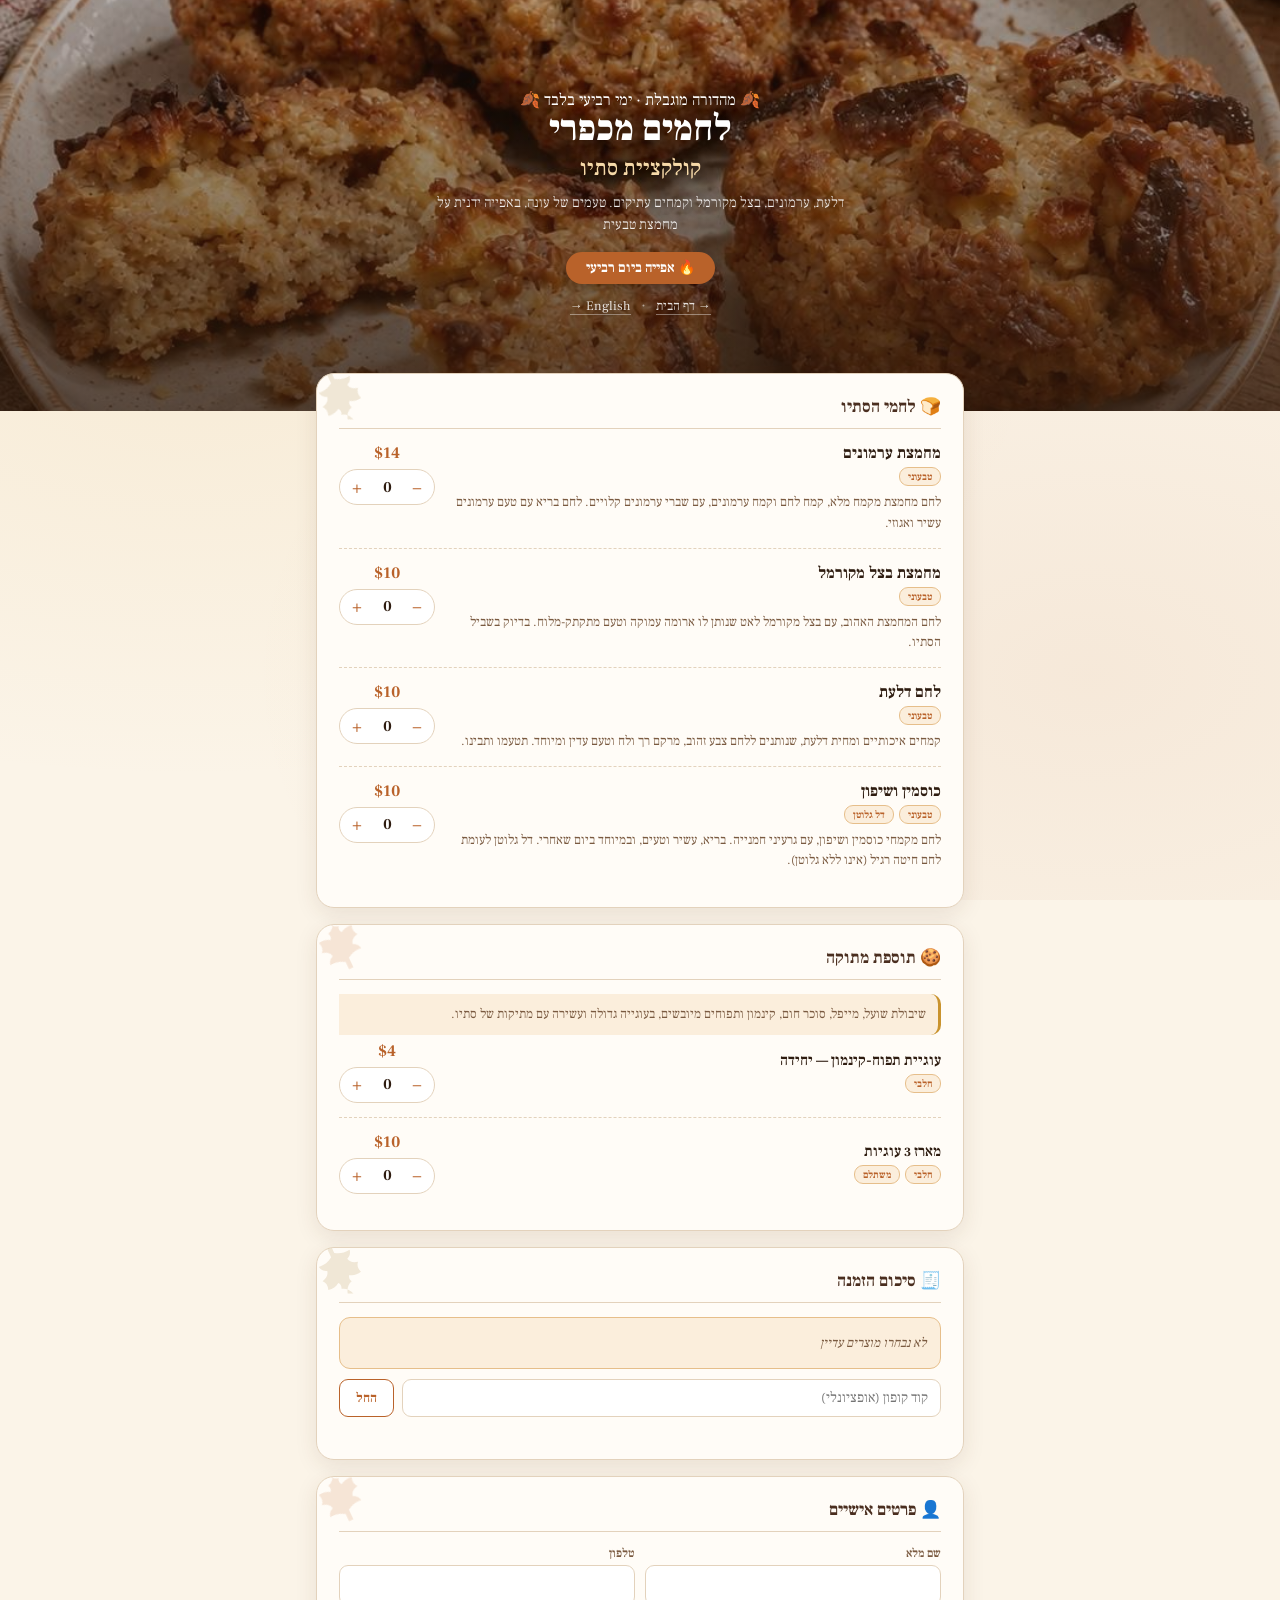
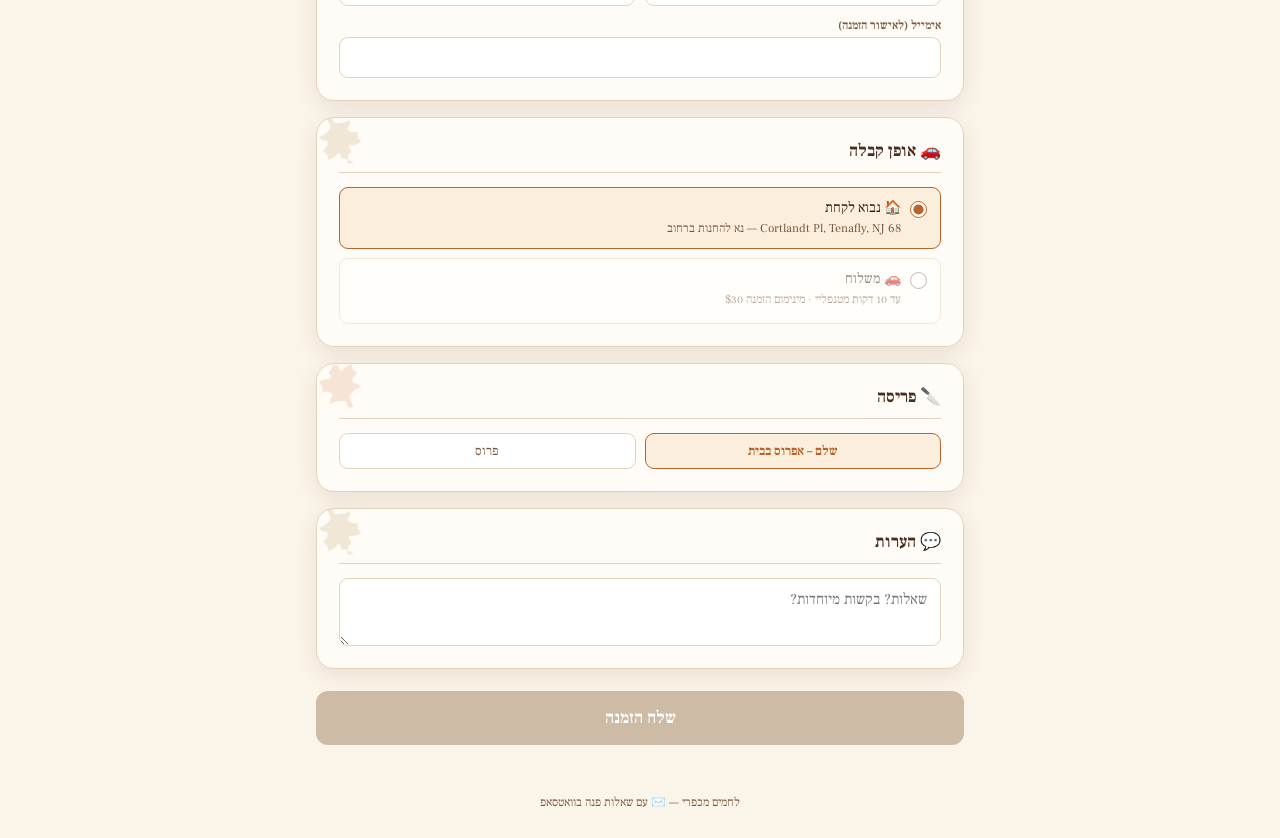
<file: catalog/order-fall-he.html>
<!DOCTYPE html>
<html lang="he" dir="rtl">
<head>
<meta charset="UTF-8">
<meta name="viewport" content="width=device-width, initial-scale=1.0">
<title>לחמים מכפרי — קולקציית סתיו</title>
<link href="https://fonts.googleapis.com/css2?family=Frank+Ruhl+Libre:wght@300;400;500;700;900&display=swap" rel="stylesheet">
<style>
:root{
  --cream:#FBF4E8;--brown:#4A2E1F;--accent:#B9622A;--accent-l:#E6BE8A;
  --accent-h:#9A4E1E;--mustard:#C9932E;--txt:#2E1C10;--txt2:#7A5A40;--border:#E3D2BC;
  --bg:rgba(255,252,246,.94);--warm:#FBEEDC;--green:#2E7D32;--green-bg:#E8F5E9;
  --red:#B03A2E;--red-bg:#FDEDEC;
}
*{box-sizing:border-box;margin:0;padding:0;}
html{background:var(--cream);}
body{font-family:'Frank Ruhl Libre', serif;color:var(--txt);min-height:100vh;direction:rtl;position:relative;background:radial-gradient(ellipse at 15% 40%,rgba(217,164,65,.10),transparent 55%),radial-gradient(ellipse at 85% 75%,rgba(185,98,42,.08),transparent 55%),var(--cream);background-attachment:fixed;}
/* HERO — התמונה כרקע לכותרת בלבד (מוטמעת בקובץ, עובד גם בפתיחה מקומית) */
.header{position:relative;z-index:0;color:#fff;text-align:center;padding:64px 20px 70px;text-shadow:0 2px 12px rgba(0,0,0,.5);
  background:#3a2416 url('[data-uri]') center 62%/cover no-repeat;}
.header::before{content:'';position:absolute;inset:0;z-index:-1;background:linear-gradient(180deg,rgba(40,22,10,.35) 0%,rgba(40,22,10,.55) 60%,rgba(40,22,10,.75) 100%);}
@media(min-width:700px){.header{padding:90px 20px 96px;}}
/* עלי שלכת — נופלים מאחורי הכרטיסים */
.leaves{position:fixed;inset:0;z-index:1;pointer-events:none;overflow:hidden;}
.leaf{position:absolute;top:-40px;opacity:.85;animation:fall linear infinite;}
.leaf svg{display:block;width:100%;height:100%;animation:sway ease-in-out infinite alternate;}
@keyframes fall{to{transform:translateY(115vh);}}
@keyframes sway{from{transform:translateX(-22px) rotate(-35deg);}to{transform:translateX(22px) rotate(40deg);}}
@media(prefers-reduced-motion:reduce){.leaves{display:none;}}
.lang-link{display:inline-block;margin-top:14px;font-size:13px;color:rgba(255,255,255,.85);text-decoration:none;border-bottom:1px solid rgba(255,255,255,.4);}
.lang-link:hover{color:#fff;}
.header h1{font-size:36px;font-weight:900;line-height:1.1;margin-bottom:4px;}
.header h2{font-size:22px;font-weight:500;color:#F6D9A8;margin-bottom:10px;}
.tagline{font-size:14px;opacity:.92;font-weight:300;line-height:1.6;max-width:420px;margin:0 auto 16px;}
.bake-badge{display:inline-block;background:var(--accent);color:#fff;border-radius:22px;padding:7px 20px;font-size:14px;font-weight:700;box-shadow:0 4px 14px rgba(0,0,0,.25);text-shadow:none;}
.bake-note{display:block;font-size:12px;margin-top:8px;opacity:.85;}
.main{position:relative;z-index:2;max-width:680px;margin:-38px auto 0;padding:0 16px 40px;}
.section{position:relative;overflow:hidden;background:#FFFCF7;border-radius:18px;border:1px solid var(--border);padding:22px;margin-bottom:16px;box-shadow:0 6px 22px rgba(74,46,31,.10);animation:fi .3s ease;}
.section::after{content:'';position:absolute;left:-10px;top:-10px;width:62px;height:62px;background:url("data:image/svg+xml,%3Csvg xmlns='http://www.w3.org/2000/svg' viewBox='0 0 24 24'%3E%3Cpath fill='%23C8702F' d='M12 1.5c.6 2 1.8 3.2 3.4 3.6-.5 1-.5 1.9.2 2.6 1.3-.9 2.8-1.2 4.6-.8-.6 1.7-.4 3 .6 4-1.9.4-3 1.3-3.3 2.8 1.3.5 2.1 1.4 2.3 2.8-2.3-.3-4.2.2-5.9 1.4V22h-1.8v-3.1c-1.7-1.2-3.6-1.7-5.9-1.4.2-1.4 1-2.3 2.3-2.8-.3-1.5-1.4-2.4-3.3-2.8 1-1 1.2-2.3.6-4 1.8-.4 3.3-.1 4.6.8.7-.7.7-1.6.2-2.6 1.6-.4 2.8-1.6 3.4-3.6z'/%3E%3C/svg%3E") center/contain no-repeat;opacity:.16;transform:rotate(-25deg);pointer-events:none;}
.section:nth-of-type(even)::after{transform:rotate(155deg);left:auto;right:auto;left:-6px;filter:hue-rotate(18deg) saturate(.8);}
@keyframes fi{from{opacity:0;transform:translateY(6px)}to{opacity:1;transform:translateY(0)}}
.stitle{font-size:17px;font-weight:700;color:var(--brown);margin-bottom:14px;padding-bottom:10px;border-bottom:1px solid var(--border);display:flex;align-items:center;gap:8px;}
/* PRODUCT */
.pacc{border-bottom:1px dashed var(--border);}
.pacc:last-child{border-bottom:none;}
.pmain{display:flex;align-items:flex-start;padding:14px 0;gap:10px;}
.pacc:first-child .pmain{padding-top:0;}
.picon{font-size:26px;line-height:1;flex-shrink:0;margin-top:2px;}
.pinfo{flex:1;min-width:0;}
.pname{font-size:16px;font-weight:700;color:var(--txt);margin-bottom:3px;line-height:1.3;}
.pbadge{display:inline-block;font-size:10px;padding:2px 8px;border-radius:9px;background:var(--warm);color:var(--accent);border:1px solid var(--accent-l);font-weight:700;}
.pdesc{font-size:13px;color:var(--txt2);line-height:1.6;margin-top:6px;}
.pside{display:flex;flex-direction:column;align-items:center;gap:6px;flex-shrink:0;}
.pprice{font-size:16px;font-weight:700;color:var(--accent);white-space:nowrap;}
.qty{display:flex;align-items:center;border:1px solid var(--border);border-radius:22px;overflow:hidden;background:#fff;}
.qbtn{width:34px;height:34px;background:none;border:none;cursor:pointer;font-size:18px;color:var(--accent);display:flex;align-items:center;justify-content:center;transition:background .15s;font-family:inherit;}
.qbtn:hover{background:var(--warm);}
.qbtn:disabled{opacity:.3;cursor:not-allowed;}
.qnum{min-width:26px;text-align:center;font-size:15px;font-weight:700;color:var(--txt);}
.unavail{font-size:11px;color:var(--red);font-weight:700;margin-right:4px;}
.soldout .pname{opacity:.45;text-decoration:line-through;}
.remain{font-size:11px;color:var(--txt2);margin-top:4px;}
/* COOKIE */
.cookie-desc{font-size:13px;color:var(--txt2);line-height:1.6;margin-bottom:6px;padding:10px 12px;background:var(--warm);border-radius:0 10px 10px 0;border-right:3px solid var(--mustard);}
.cookie-row .pmain{align-items:center;}
.cookie-row .pname{font-size:15px;font-weight:600;}
/* FIELDS */
.fg{display:flex;flex-direction:column;gap:12px;}
.fr{display:grid;grid-template-columns:1fr 1fr;gap:10px;}
@media(max-width:460px){.fr{grid-template-columns:1fr;}}
.fi2{display:flex;flex-direction:column;gap:4px;}
.fi2 label{font-size:12px;font-weight:600;color:var(--txt2);}
.fi2 input,.fi2 textarea{width:100%;padding:10px 13px;border:1px solid var(--border);border-radius:9px;font-size:15px;font-family:inherit;color:var(--txt);background:#fff;outline:none;transition:border-color .2s,box-shadow .2s;-webkit-appearance:none;}
.fi2 input:focus,.fi2 textarea:focus{border-color:var(--accent);box-shadow:0 0 0 3px rgba(185,98,42,.14);}
.fi2 textarea{resize:vertical;min-height:68px;line-height:1.5;}
/* RADIO */
.rg{display:flex;flex-direction:column;gap:9px;}
.ro{display:flex;align-items:flex-start;gap:9px;cursor:pointer;padding:11px 13px;border:1px solid var(--border);border-radius:9px;background:#fff;transition:border-color .2s,background .2s,opacity .2s;}
.ro:hover{border-color:var(--accent-l);background:var(--warm);}
.ro.sel{border-color:var(--accent);background:var(--warm);}
.ro.disabled{opacity:.5;cursor:not-allowed;}
.ro.disabled:hover{border-color:var(--border);background:#fff;}
.ro input{width:17px;height:17px;flex-shrink:0;margin-top:2px;accent-color:var(--accent);}
.rl{font-size:14px;line-height:1.4;}
.rl .sub{font-size:12px;color:var(--txt2);margin-top:2px;}
.del-hint{font-size:12px;color:var(--accent);font-weight:700;margin-top:3px;}
/* TOGGLE */
.tg{display:flex;gap:9px;flex-wrap:wrap;}
.tb{flex:1;min-width:110px;padding:9px 14px;border:1px solid var(--border);border-radius:9px;background:#fff;cursor:pointer;font-size:13px;font-family:inherit;color:var(--txt2);text-align:center;transition:all .2s;}
.tb:hover{border-color:var(--accent-l);}
.tb.act{border-color:var(--accent);background:var(--warm);color:var(--accent);font-weight:700;}
/* SUMMARY */
.sumbox{background:var(--warm);border:1px solid var(--accent-l);border-radius:11px;padding:14px;margin-bottom:4px;}
.sr{display:flex;justify-content:space-between;align-items:center;font-size:14px;padding:3px 0;}
.sr.empty{color:var(--txt2);font-style:italic;font-size:13px;}
.sdiv{border:none;border-top:1px solid var(--accent-l);margin:8px 0;}
.stot{font-size:17px;font-weight:700;color:var(--brown);}
/* COUPON */
.coupon-box{margin-top:10px;}
.coupon-row{display:flex;gap:8px;}
.coupon-row input{flex:1;min-width:0;padding:9px 12px;border:1px solid var(--border);border-radius:9px;font-size:14px;font-family:inherit;color:var(--txt);background:#fff;outline:none;transition:border-color .2s,box-shadow .2s;}
.coupon-row input:focus{border-color:var(--accent);box-shadow:0 0 0 3px rgba(185,98,42,.14);}
.coupon-btn{padding:9px 16px;border-radius:9px;border:1px solid var(--accent);background:#fff;color:var(--accent);font-weight:700;font-size:13px;font-family:inherit;cursor:pointer;transition:all .2s;}
.coupon-btn:hover{background:var(--warm);}
.coupon-msg{font-size:12px;margin-top:6px;min-height:14px;color:var(--txt2);}
.coupon-msg.err{color:var(--red);}
.coupon-applied{display:flex;align-items:center;justify-content:space-between;gap:10px;background:var(--green-bg);border:1px solid #A5D6A7;border-radius:9px;padding:9px 12px;font-size:13px;color:var(--green);font-weight:700;}
.coupon-applied button{background:none;border:none;color:var(--green);text-decoration:underline;cursor:pointer;font-size:12px;font-family:inherit;font-weight:400;}
/* SUBMIT */
.subbtn{width:100%;padding:16px;background:var(--accent);color:#fff;border:none;border-radius:12px;font-size:17px;font-weight:700;font-family:inherit;cursor:pointer;transition:background .2s,transform .1s;margin-top:6px;box-shadow:0 6px 20px rgba(30,15,5,.3);}
.subbtn:hover{background:var(--accent-h);}
.subbtn:active{transform:scale(.99);}
.subbtn:disabled{background:#CDBBA5;cursor:not-allowed;color:#fff;box-shadow:none;}
/* SAVED BANNER */
.sbanner{display:none;align-items:center;gap:9px;background:var(--green-bg);border:1px solid #A5D6A7;border-radius:12px;padding:10px 14px;margin-bottom:14px;font-size:13px;color:var(--green);}
.sbanner.show{display:flex;}
/* CLOSED SCREEN */
.closed-screen{display:none;z-index:2;text-align:center;padding:40px 24px;max-width:480px;margin:-38px auto 40px;}
.closed-screen.show{display:block;}
/* THANK YOU */
.ty-screen{display:none;position:relative;z-index:2;max-width:680px;margin:-38px auto 0;padding:0 16px 40px;}
.ty-screen.show{display:block;}
.ty-icon{font-size:56px;margin-bottom:12px;}
.ty-title{font-size:24px;font-weight:700;color:var(--brown);margin-bottom:8px;}
.ty-sub{font-size:14px;color:var(--txt2);line-height:1.6;}
.pay-grid{display:grid;grid-template-columns:1fr 1fr;gap:10px;margin-top:14px;}
@media(max-width:420px){.pay-grid{grid-template-columns:1fr;}}
.pay-btn{display:flex;align-items:center;justify-content:center;gap:8px;padding:14px;border-radius:11px;border:1px solid var(--border);background:#fff;cursor:pointer;font-size:15px;font-weight:700;color:var(--txt);text-decoration:none;transition:all .2s;font-family:inherit;}
.pay-btn:hover{border-color:var(--accent);background:var(--warm);}
.pay-icon{font-size:22px;}
.pay-note{font-size:11px;color:var(--txt2);text-align:center;margin-top:8px;}
.neworder-btn{width:100%;padding:13px;background:#fff;border:1px solid var(--border);border-radius:11px;font-size:14px;font-weight:700;font-family:inherit;color:var(--txt2);cursor:pointer;transition:all .2s;}
.neworder-btn:hover{border-color:var(--accent);color:var(--accent);}
.footer{position:relative;z-index:2;text-align:center;font-size:12px;color:var(--txt2);padding:10px 16px 28px;}
</style>
</head>
<body>
<div class="leaves" id="leaves" aria-hidden="true"></div>

<header class="header">
  <div class="season">🍂 מהדורה מוגבלת · ימי רביעי בלבד 🍂</div>
  <h1>לחמים מכפרי</h1>
  <h2>קולקציית סתיו</h2>
  <p class="tagline">דלעת, ערמונים, בצל מקורמל וקמחים עתיקים. טעמים של עונה, באפייה ידנית על מחמצת טבעית</p>
  <div class="bake-badge" id="bake-badge">🔥 אפייה ביום רביעי</div>
  <br>
  <a class="lang-link home-link" href="../he/">→ דף הבית</a>
  <span style="opacity:.5;margin:0 6px;">·</span>
  <a class="lang-link" href="order-fall-en.html">English →</a>
</header>

<!-- CLOSED SCREEN -->
<div class="closed-screen section" id="closed-screen">
  <div style="font-size:52px;margin-bottom:14px;">🍂</div>
  <h2 style="font-size:21px;font-weight:700;color:var(--brown);margin-bottom:10px;">ההזמנות סגורות כרגע</h2>
  <p style="font-size:14px;color:var(--txt2);line-height:1.6;" id="closed-msg">ההזמנות לקולקציית הסתיו סגורות השבוע. נחזור בקרוב!</p>
</div>

<!-- THANK YOU SCREEN -->
<div class="ty-screen" id="ty-screen">
  <div class="section" style="text-align:center;padding:28px;">
    <div class="ty-icon">🎉</div>
    <div class="ty-title">תודה על הזמנתך!</div>
    <p class="ty-sub" id="ty-sub"></p>
  </div>
  <div class="section">
    <div class="stitle">🧾 סיכום הזמנה</div>
    <div class="sumbox" id="ty-summary"></div>
  </div>
  <div class="section">
    <div class="stitle">💳 לתשלום</div>
    <p style="font-size:13px;color:var(--txt2);margin-bottom:4px;">אנא שלם לאחר אישור ההזמנה מאיתנו:</p>
    <div class="pay-grid">
      <a class="pay-btn" href="https://venmo.com/code?user_id=4416788448151226881&created=1791152174" target="_blank" rel="noopener">
        <span class="pay-icon">💜</span> Venmo
      </a>
      <button class="pay-btn" onclick="showZelle()">
        <span class="pay-icon">💙</span> Zelle
      </button>
    </div>
    <p class="pay-note">* שלם רק לאחר קבלת אישור מאיתנו</p>
  </div>
  <button class="neworder-btn" onclick="resetForm()">הגש הזמנה חדשה</button>
  <a class="neworder-btn" href="../he/" style="display:block;text-align:center;text-decoration:none;box-sizing:border-box;">חזרה לדף הבית</a>
</div>

<!-- FORM -->
<div id="form-wrap">
<div class="main">

  <div class="sbanner" id="sbanner">
    <span>👋</span>
    <span id="sbanner-txt"></span>
    <button onclick="clearSaved()" style="margin-right:auto;background:none;border:none;cursor:pointer;font-size:12px;color:var(--txt2);text-decoration:underline;font-family:inherit;">נקה</button>
  </div>

  <div class="section">
    <div class="stitle">🍞 לחמי הסתיו</div>
    <div id="breads-list"></div>
  </div>

  <div class="section">
    <div class="stitle">🍪 תוספת מתוקה</div>
    <p class="cookie-desc">שיבולת שועל, מייפל, סוכר חום, קינמון ותפוחים מיובשים, בעוגייה גדולה ועשירה עם מתיקות של סתיו.</p>
    <div id="cookies-list"></div>
  </div>

  <div class="section">
    <div class="stitle">🧾 סיכום הזמנה</div>
    <div class="sumbox" id="order-summary">
      <p class="sr empty">לא נבחרו מוצרים עדיין</p>
    </div>
    <div class="coupon-box" id="coupon-box"></div>
  </div>

  <div class="section">
    <div class="stitle">👤 פרטים אישיים</div>
    <div class="fg">
      <div class="fr">
        <div class="fi2"><label for="f-name">שם מלא</label><input type="text" id="f-name" autocomplete="name" oninput="autoSave()"></div>
        <div class="fi2"><label for="f-phone">טלפון</label><input type="tel" id="f-phone" autocomplete="tel" oninput="autoSave()"></div>
      </div>
      <div class="fi2"><label for="f-email">אימייל (לאישור הזמנה)</label><input type="email" id="f-email" autocomplete="email" oninput="autoSave()"></div>
    </div>
  </div>

  <div class="section">
    <div class="stitle">🚗 אופן קבלה</div>
    <div class="rg">
      <label class="ro sel" id="pickup-option" onclick="selDelivery(this,'pickup')">
        <input type="radio" name="delivery" value="pickup" checked>
        <div class="rl">🏠 נבוא לקחת<div class="sub">68 Cortlandt Pl, Tenafly, NJ — נא להחנות ברחוב</div></div>
      </label>
      <label class="ro disabled" id="delivery-option" onclick="selDelivery(this,'delivery')">
        <input type="radio" name="delivery" value="delivery">
        <div class="rl">🚗 משלוח<div class="sub">עד 10 דקות מטנפליי · מינימום הזמנה $30</div><div class="del-hint" id="del-hint"></div></div>
      </label>
    </div>
    <div class="fi2" id="addr-field" style="margin-top:12px;display:none;">
      <label for="f-addr">כתובת למשלוח</label>
      <input type="text" id="f-addr" autocomplete="street-address">
    </div>
  </div>

  <div class="section">
    <div class="stitle">🔪 פריסה</div>
    <div class="tg" id="slice-group">
      <button class="tb act" onclick="selSlice(this,'whole')">שלם – אפרוס בבית</button>
      <button class="tb" onclick="selSlice(this,'sliced')">פרוס</button>
    </div>
  </div>

  <div class="section">
    <div class="stitle">💬 הערות</div>
    <div class="fi2"><textarea id="f-notes" placeholder="שאלות? בקשות מיוחדות?"></textarea></div>
  </div>

  <button class="subbtn" id="sub-btn" onclick="submitOrder()" disabled>שלח הזמנה</button>

</div>
</div>

<div class="footer">לחמים מכפרי — ✉️ עם שאלות פנה בוואטסאפ</div>

<script>
// ── מוצרים ── (ה-id-ים חייבים להתאים לעמודות בגיליון הסתיו)
const PRODUCTS = [
  { id:'fall-chestnut', group:'bread', price:14, he:'מחמצת ערמונים', badge:'טבעוני',
    desc:'לחם מחמצת מקמח מלא, קמח לחם וקמח ערמונים, עם שברי ערמונים קלויים. לחם בריא עם טעם ערמונים עשיר ואגוזי.' },
  { id:'fall-onion', group:'bread', price:10, he:'מחמצת בצל מקורמל', badge:'טבעוני',
    desc:'לחם המחמצת האהוב, עם בצל מקורמל לאט שנותן לו ארומה עמוקה וטעם מתקתק-מלוח. בדיוק בשביל הסתיו.' },
  { id:'fall-pumpkin', group:'bread', price:10, he:'לחם דלעת', badge:'טבעוני',
    desc:'קמחים איכותיים ומחית דלעת, שנותנים ללחם צבע זהוב, מרקם רך ולח וטעם עדין ומיוחד. תטעמו ותבינו.' },
  { id:'fall-speltrye', group:'bread', price:10, he:'כוסמין ושיפון', badge:'טבעוני', badge2:'דל גלוטן',
    desc:'לחם מקמחי כוסמין ושיפון, עם גרעיני חמנייה. בריא, עשיר וטעים, ובמיוחד ביום שאחרי. דל גלוטן לעומת לחם חיטה רגיל (אינו ללא גלוטן).' },
  { id:'fall-cookie', group:'cookie', price:4, he:'עוגיית תפוח-קינמון — יחידה', short:'עוגייה', badge:'חלבי' },
  { id:'fall-cookie3', group:'cookie', price:10, he:'מארז 3 עוגיות', short:'מארז 3 עוגיות', badge:'חלבי', badge2:'משתלם' },
];

const SCRIPT_URL = 'https://script.google.com/macros/s/AKfycbzzdF03GIEPXnSFvwKc5II8BhyXX4QUGljF9IRlkOvewwQh6X70_gsh7iogZbrBhB4vUg/exec';
const FORM_NAME = 'fall-he';
const FORM_KEY = 'lm_form_status_fall_he';
const DELIVERY_MIN = 30;   // משלוח רק מעל $30
const BAKE_WEEKDAY = 3;    // רביעי (0=ראשון)

let qtys = {};
let deliveryMode = 'pickup';
let sliceMode = 'whole';
let appliedCoupon = null;
PRODUCTS.forEach(p => qtys[p.id] = 0);

// ── תאריך האפייה הקרוב: רביעי הבא (אם היום רביעי — רביעי של השבוע הבא) ──
const IS_HE = true;
const BAKE_LINE = 'fall';
let BAKE_ISO = '';   // v10 — נקבע ע"י השרת (לוח ימי אפייה)
let BAKE_LABEL = '';

// ── סטטוס טופס (פתוח/סגור) — השרת הוא מקור האמת ──
async function checkFormStatus() {
  let displayedClosed = false;
  try {
    const s = JSON.parse(localStorage.getItem(FORM_KEY) || 'null');
    if (s && s.closed) { showClosedScreen(s.msgHe); displayedClosed = true; }
  } catch(e) {}
  try {
    const res = await fetch(SCRIPT_URL + '?action=status&form=' + FORM_NAME);
    const data = await res.json();
    if (data.closed) {
      if (!displayedClosed) showClosedScreen(data.msgHe);
      try { localStorage.setItem(FORM_KEY, JSON.stringify({closed:true, msgHe:data.msgHe})); } catch(e) {}
    } else {
      if (displayedClosed) {
        document.getElementById('closed-screen').classList.remove('show');
        document.getElementById('form-wrap').style.display = 'block';
      }
      try { localStorage.setItem(FORM_KEY, JSON.stringify({closed:false})); } catch(e) {}
    }
  } catch(err) { console.warn('Form status check failed:', err); }
}

function showClosedScreen(msgHe) {
  document.getElementById('form-wrap').style.display = 'none';
  document.getElementById('closed-screen').classList.add('show');
  if (msgHe) document.getElementById('closed-msg').textContent = msgHe;
}

// ── רינדור מוצרים ──
function productRow(p) {
  const tag = p.blockedManually ? '<span class="unavail">לא זמין להזמנה</span>'
            : (p.soldOut ? '<span class="unavail">אזל</span>' : '');
  const badge = [p.badge, p.badge2].filter(Boolean).map(b => `<span class="pbadge">${b}</span>`).join('');
  const remain = (p.remaining !== undefined && !p.soldOut && p.remaining <= 5)
    ? `<div class="remain">נותרו ${p.remaining} בלבד</div>` : '';
  return `<div class="pacc ${p.group==='cookie'?'cookie-row':''} ${p.soldOut?'soldout':''}">
    <div class="pmain">
      <div class="pinfo">
        <div class="pname">${p.he}</div>
        ${(badge||tag) ? `<div style="display:flex;align-items:center;gap:5px;flex-wrap:wrap;margin-top:3px;">${badge}${tag}</div>` : ''}
        ${p.desc ? `<div class="pdesc">${p.desc}</div>` : ''}
        ${remain}
      </div>
      <div class="pside">
        <div class="pprice">$${p.price}</div>
        <div class="qty">
          <button class="qbtn" onclick="chQty('${p.id}',-1)" ${p.soldOut?'disabled':''} aria-label="הפחת">−</button>
          <div class="qnum" id="q-${p.id}">${qtys[p.id]}</div>
          <button class="qbtn" onclick="chQty('${p.id}',1)" ${p.soldOut?'disabled':''} aria-label="הוסף">+</button>
        </div>
      </div>
    </div>
  </div>`;
}

function renderProducts() {
  const vis = PRODUCTS.filter(p => !p.hidden);
  document.getElementById('breads-list').innerHTML  = vis.filter(p => p.group==='bread').map(productRow).join('');
  document.getElementById('cookies-list').innerHTML = vis.filter(p => p.group==='cookie').map(productRow).join('');
}

// ── מלאי מהשרת ──
async function loadStock() {
  try {
    const data = await fetchBakeDay();
    if (!data.success) throw new Error(data.error || 'bakeday failed');
    BAKE = data;
    BAKE_ISO = data.date || '';
    BAKE_LABEL = data.date ? (IS_HE ? data.dateHe.replace(/^יום /, '') : data.dateEn) : '';
    renderBakeBadge(data);
    if (!data.date || !data.open) { showBakeClosed(data); return; }
    PRODUCTS.forEach(p => {
      const s = data.stock[p.id];
      p.hidden = !s;               // לא בתפריט של יום האפייה הזה
      if (!s) return;
      p.remaining = s.remaining;
      p.blockedManually = !!s.blocked;
      p.soldOut = s.remaining <= 0 || !!s.blocked;
    });
    syncQtysToStock();
    renderProducts(); refresh();
    applyItemParam();
  } catch(e) {
    console.warn('Bake day load failed:', e);
    renderProducts(); refresh();
  }
}

function chQty(id, delta) {
  const p = PRODUCTS.find(x => x.id === id);
  if (!p || p.soldOut) return;
  if (delta > 0 && p.remaining !== undefined && qtys[id] >= p.remaining) return;
  qtys[id] = Math.max(0, qtys[id] + delta);
  document.getElementById('q-' + id).textContent = qtys[id];
  refresh();
}

function refresh() { updateSummary(); updateDeliveryAvailability(); updateSubmit(); }

const getSubtotal = () => PRODUCTS.reduce((s, p) => s + p.price * qtys[p.id], 0);
function getTotal() {
  const sub = getSubtotal();
  return appliedCoupon ? Math.max(0, sub - appliedCoupon.discount) : sub;
}

function updateSummary() {
  const box = document.getElementById('order-summary');
  const sel = PRODUCTS.filter(p => qtys[p.id] > 0);
  const subtotal = getSubtotal();
  if (appliedCoupon && subtotal < appliedCoupon.minOrder) {
    appliedCoupon = null;
    renderCouponWidget('ההזמנה ירדה מתחת לסכום המינימום — הקופון הוסר.', true);
  }
  const discount = appliedCoupon ? Math.min(appliedCoupon.discount, subtotal) : 0;
  if (!sel.length) { box.innerHTML = '<p class="sr empty">לא נבחרו מוצרים עדיין</p>'; return; }
  let html = sel.map(p => `<div class="sr"><span>${p.short || p.he} × ${qtys[p.id]}</span><span>$${p.price * qtys[p.id]}</span></div>`).join('');
  if (discount > 0) html += `<div class="sr" style="color:var(--green);"><span>הנחת קופון (${appliedCoupon.code})</span><span>−$${discount}</span></div>`;
  html += `<hr class="sdiv"><div class="sr stot"><span>סה"כ</span><span>$${subtotal - discount}</span></div>`;
  box.innerHTML = html;
}

function updateDeliveryAvailability() {
  const opt = document.getElementById('delivery-option');
  const total = getTotal();
  const ok = total >= DELIVERY_MIN;
  opt.classList.toggle('disabled', !ok);
  const hint = document.getElementById('del-hint');
  if (ok) hint.textContent = '';
  else if (total > 0) hint.textContent = `הוסיפו עוד $${DELIVERY_MIN - total} כדי לפתוח משלוח`;
  else hint.textContent = '';
  if (!ok && deliveryMode === 'delivery') selDelivery(document.getElementById('pickup-option'), 'pickup');
}

function updateSubmit() { document.getElementById('sub-btn').disabled = !PRODUCTS.some(p => qtys[p.id] > 0); }

// ── קופון ──
function renderCouponWidget(message, isError) {
  const box = document.getElementById('coupon-box');
  if (appliedCoupon) {
    box.innerHTML = `<div class="coupon-applied"><span>🎟️ ${appliedCoupon.code} — $${appliedCoupon.discount} הנחה</span><button type="button" onclick="removeCoupon()">הסר</button></div>`;
  } else {
    box.innerHTML = `<div class="coupon-row"><input type="text" id="f-coupon" placeholder="קוד קופון (אופציונלי)"><button type="button" class="coupon-btn" onclick="applyCoupon()">החל</button></div>
    <p class="coupon-msg${isError?' err':''}">${message||''}</p>`;
  }
}

async function applyCoupon() {
  const input = document.getElementById('f-coupon');
  const code = input ? input.value.trim() : '';
  if (!code) { renderCouponWidget('הכנס קוד קופון.', true); return; }
  renderCouponWidget('בודק...', false);
  try {
    const params = new URLSearchParams();
    PRODUCTS.forEach(p => params.append('qty_' + p.id, qtys[p.id] || 0));
    params.set('action', 'checkCoupon'); params.set('form', FORM_NAME); params.set('code', code);
    const data = await (await fetch(SCRIPT_URL + '?' + params.toString())).json();
    if (data.success && data.valid) {
      appliedCoupon = { code: code.toUpperCase(), discount: data.discount, minOrder: data.minOrder || 0 };
      renderCouponWidget(); refresh();
    } else {
      const reasons = {
        not_found:'קוד קופון לא נמצא.', inactive:'קופון זה לא פעיל.',
        wrong_form:'קופון זה לא רלוונטי לטופס הזה.',
        below_minimum:`ההזמנה מתחת לסכום המינימום לקופון ($${data.minOrder||0}).`,
        missing_code:'הכנס קוד קופון.',
      };
      renderCouponWidget(data.success ? (reasons[data.reason] || 'קוד לא תקף.') : 'שגיאה בבדיקת הקופון.', true);
    }
  } catch(e) { renderCouponWidget('שגיאת רשת — נסה שוב.', true); }
}

function removeCoupon() { appliedCoupon = null; renderCouponWidget(); refresh(); }

function selDelivery(el, mode) {
  if (mode === 'delivery' && getTotal() < DELIVERY_MIN) return;
  deliveryMode = mode;
  document.querySelectorAll('.ro').forEach(o => o.classList.remove('sel'));
  el.classList.add('sel');
  el.querySelector('input').checked = true;
  document.getElementById('addr-field').style.display = mode === 'delivery' ? 'block' : 'none';
}

function selSlice(el, mode) {
  sliceMode = mode;
  document.querySelectorAll('#slice-group .tb').forEach(b => b.classList.remove('act'));
  el.classList.add('act');
}

function validate() {
  if (!PRODUCTS.some(p => qtys[p.id] > 0)) { alert('אנא בחר לפחות מוצר אחד.'); return false; }
  if (!document.getElementById('f-name').value.trim()) { alert('אנא הכנס שם מלא.'); document.getElementById('f-name').focus(); return false; }
  if (!document.getElementById('f-phone').value.trim()) { alert('אנא הכנס מספר טלפון.'); document.getElementById('f-phone').focus(); return false; }
  if (deliveryMode === 'delivery' && getTotal() < DELIVERY_MIN) { alert('משלוח זמין רק להזמנות מ-$30 ומעלה. נא לבחור באיסוף עצמי או להוסיף מוצרים.'); return false; }
  if (deliveryMode === 'delivery' && !document.getElementById('f-addr').value.trim()) { alert('אנא הכנס כתובת למשלוח.'); document.getElementById('f-addr').focus(); return false; }
  return true;
}

// ── שליחה ──
async function submitOrder() {
  if (!validate()) return;
  const name  = document.getElementById('f-name').value.trim();
  const phone = document.getElementById('f-phone').value.trim();
  const email = document.getElementById('f-email').value.trim();
  const addr  = deliveryMode === 'delivery' ? document.getElementById('f-addr').value.trim() : '';
  const notes = document.getElementById('f-notes').value.trim();
  const sel   = PRODUCTS.filter(p => qtys[p.id] > 0);
  const total = getTotal();
  try { localStorage.setItem('lm_customer', JSON.stringify({name, phone, email})); } catch(e) {}

  const btn = document.getElementById('sub-btn');
  btn.disabled = true; btn.textContent = 'שולח...';

  const params = new URLSearchParams({
    name, phone, email, addr, notes, total,
    lang: 'he', form: FORM_NAME, bakeDate: BAKE_ISO,
    delivery: deliveryMode === 'delivery' ? 'משלוח' : 'איסוף עצמי',
    slicing: sliceMode === 'sliced' ? 'פרוס' : 'שלם',
    products: sel.map(p => (p.short || p.he) + ' x ' + qtys[p.id]).join('|')
  });
  if (appliedCoupon) params.set('coupon', appliedCoupon.code);
  PRODUCTS.forEach(p => params.append('qty_' + p.id, qtys[p.id] || 0));

  const resetBtn = () => { btn.disabled = false; btn.textContent = 'שלח הזמנה'; };
  try {
    const data = await (await fetch(SCRIPT_URL + '?' + params.toString(), {method:'GET', redirect:'follow'})).json();
    if (data.success === true) {
      showThankYou(name, sel, total, email);
      finishThankYou(data, total, email);
    } else if (handleBakeError(data)) {
      resetBtn();
    } else if (data.error === 'form_closed') {
      showClosedScreen(); window.scrollTo(0,0);
    } else if (data.error === 'sold_out') {
      alert('אחד המוצרים אזל בינתיים. רענן את הדף כדי לראות את המלאי המעודכן.'); resetBtn();
      } else if (data.error === 'delivery_minimum') {
      alert('משלוח זמין רק להזמנות מ-$30 ומעלה. נא לבחור באיסוף עצמי או להוסיף מוצרים.'); resetBtn();
      } else if (data.error === 'bake_date_changed') {
      alert('תאריך האפייה התעדכן. רענן את הדף ושלח שוב.'); resetBtn();
      } else if (data.error === 'invalid_coupon') {
      alert('הקופון שהוחל אינו תקף יותר להזמנה זו. אנא הסר את הקופון ונסה לשלוח שוב.'); resetBtn();
    } else {
      alert('אופס, משהו השתבש בשליחת ההזמנה. נסה שוב בעוד רגע או פנה בוואטסאפ.\n\n' + (data.error || '')); resetBtn();
    }
  } catch(err) {
    console.error('Order submit failed:', err);
    alert('לא הצלחנו להגיע לשרת. בדוק חיבור אינטרנט ונסה שוב, או פנה בוואטסאפ.'); resetBtn();
  }
}

function showThankYou(name, sel, total, email) {
  document.getElementById('form-wrap').style.display = 'none';
  document.getElementById('ty-screen').classList.add('show');
  document.getElementById('ty-sub').textContent =
    `ההזמנה של ${name} התקבלה! אפייה ביום ${BAKE_LABEL}.${email ? ' אישור יישלח למייל שלך.' : ''}`;
  document.getElementById('ty-summary').innerHTML =
    sel.map(p => `<div class="sr"><span>${p.short || p.he} × ${qtys[p.id]}</span><span>$${p.price * qtys[p.id]}</span></div>`).join('') +
    `<hr class="sdiv"><div class="sr stot"><span>סה"כ</span><span>$${total}</span></div>`;
  window.scrollTo(0,0);
}

function showZelle() {
  alert('שלם דרך Zelle ל:\n[הכנס מספר טלפון או אימייל]\nסכום: $' + getTotal());
}

function resetForm() {
  PRODUCTS.forEach(p => qtys[p.id] = 0);
  deliveryMode = 'pickup'; sliceMode = 'whole'; appliedCoupon = null;
  ['f-addr','f-notes'].forEach(id => document.getElementById(id).value = '');
  document.getElementById('ty-screen').classList.remove('show');
  document.getElementById('form-wrap').style.display = 'block';
  selDelivery(document.getElementById('pickup-option'), 'pickup');
  selSlice(document.querySelector('#slice-group .tb'), 'whole');
  renderCouponWidget(); renderProducts(); refresh();
  document.getElementById('sub-btn').textContent = 'שלח הזמנה';
  window.scrollTo(0,0);
}

// ── שמירת פרטי לקוח (משותף לכל הטפסים) ──
function autoSave() {
  const name = document.getElementById('f-name').value.trim();
  const phone = document.getElementById('f-phone').value.trim();
  const email = document.getElementById('f-email').value.trim();
  try { if (name || phone || email) localStorage.setItem('lm_customer', JSON.stringify({name, phone, email})); } catch(e) {}
}
function loadSaved() {
  try {
    const s = JSON.parse(localStorage.getItem('lm_customer') || 'null');
    if (!s || !s.name) return;
    document.getElementById('f-name').value = s.name;
    document.getElementById('f-phone').value = s.phone || '';
    document.getElementById('f-email').value = s.email || '';
    document.getElementById('sbanner-txt').textContent = `ברוך הבא חזרה, ${s.name}! הפרטים שלך כבר ממולאים.`;
    document.getElementById('sbanner').classList.add('show');
  } catch(e) {}
}
function clearSaved() {
  try { localStorage.removeItem('lm_customer'); } catch(e) {}
  document.getElementById('sbanner').classList.remove('show');
  ['f-name','f-phone','f-email'].forEach(id => document.getElementById(id).value = '');
}

// ── עלי שלכת ──
(function makeLeaves(){
  const box = document.getElementById('leaves');
  const colors = ['#C8702F','#D9A441','#A8461B','#8B5A2B','#B9622A'];
  const path = 'M12 1.5c.6 2 1.8 3.2 3.4 3.6-.5 1-.5 1.9.2 2.6 1.3-.9 2.8-1.2 4.6-.8-.6 1.7-.4 3 .6 4-1.9.4-3 1.3-3.3 2.8 1.3.5 2.1 1.4 2.3 2.8-2.3-.3-4.2.2-5.9 1.4V22h-1.8v-3.1c-1.7-1.2-3.6-1.7-5.9-1.4.2-1.4 1-2.3 2.3-2.8-.3-1.5-1.4-2.4-3.3-2.8 1-1 1.2-2.3.6-4 1.8-.4 3.3-.1 4.6.8.7-.7.7-1.6.2-2.6 1.6-.4 2.8-1.6 3.4-3.6z';
  const n = window.innerWidth < 600 ? 9 : 16;
  for (let i = 0; i < n; i++) {
    const size = 16 + Math.random() * 18;
    const el = document.createElement('div');
    el.className = 'leaf';
    el.style.cssText = `left:${Math.random()*100}%;width:${size}px;height:${size}px;animation-duration:${14+Math.random()*12}s;animation-delay:${-Math.random()*26}s;`;
    el.innerHTML = `<svg viewBox="0 0 24 24" style="animation-duration:${3+Math.random()*3}s"><path fill="${colors[i%colors.length]}" d="${path}"/></svg>`;
    box.appendChild(el);
  }
})();


// ===== v10 — לוח ימי אפייה: יום אפייה אחד פתוח בכל רגע (Bake calendar) =====
let BAKE = null;
function bakeTxt(he, en) { return IS_HE ? he : en; }
async function fetchBakeDay() {
  const res = await fetch(SCRIPT_URL + '?action=bakeday&line=' + BAKE_LINE + '&form=' + FORM_NAME);
  return res.json();
}
function renderBakeBadge(d) {
  const b = document.getElementById('fresh-badge') || document.getElementById('bake-badge'); if (!b) return;
  b.style.display = '';
  if (!d || !d.date) return;
  b.textContent = d.open
    ? bakeTxt(`🔥 הזמנות לאפייה של ${d.dateHe} · ההזמנות נסגרות ${d.cutoffHe}`, `🔥 Ordering for ${d.dateEn} · closes ${d.cutoffEn}`)
    : bakeTxt(`ההזמנות ל${d.dateHe} סגורות`, `Orders for ${d.dateEn} are closed`);
}
function showBakeClosed(d) {
  document.getElementById('form-wrap').style.display = 'none';
  const cs = document.getElementById('closed-screen');
  cs.classList.add('show');
  const title = cs.querySelector('h2'), msg = cs.querySelector('p');
  if (d && d.date) {
    const custom = IS_HE ? d.msgHe : d.msgEn;
    const nxt = d.next
      ? bakeTxt(`ההזמנות ל${d.next.dateHe} ייפתחו ${d.next.opensHe}.`, `Orders for ${d.next.dateEn} open ${d.next.opensEn}.`)
      : '';
    if (title) title.textContent = bakeTxt(`ההזמנות ל${d.dateHe} סגורות 🔒`, `Orders for ${d.dateEn} are closed 🔒`);
    if (msg) msg.textContent = (custom ? custom + ' ' : bakeTxt('אזל — תודה לכולם! ', 'Sold out — thank you all! ')) + nxt;
  } else {
    if (d && d.seasonClosed) {
      if (title) title.textContent = bakeTxt('העונה הסתיימה 🍂', 'Closed for the season 🍂');
      if (msg) msg.textContent = (IS_HE ? d.msgHe : d.msgEn) || bakeTxt('נחזור בקרוב!', 'Check back soon!');
    } else {
      if (title) title.textContent = bakeTxt('אין כרגע ימי אפייה פתוחים 🔒', 'No bake days are open right now 🔒');
      if (msg) msg.textContent = (d && (IS_HE ? d.msgHe : d.msgEn)) || bakeTxt('נחזור בקרוב!', 'Check back soon!');
    }
  }
  window.scrollTo(0, 0);
}
function showMenuLoading() {
  const c = document.getElementById('products-list');
  if (c) c.innerHTML = `<p style="text-align:center;color:var(--txt2);font-size:14px;padding:18px 0;">${bakeTxt('טוען את התפריט של יום האפייה…', "Loading this bake day's menu…")}</p>`;
}
// אחרי עדכון מלאי: מוצרים שירדו מהתפריט/אזלו מתאפסים, כמויות לא עולות על הנותר
function syncQtysToStock() {
  PRODUCTS.forEach(p => {
    if (!qtys[p.id]) return;
    if (p.hidden || p.soldOut) qtys[p.id] = 0;
    else if (p.remaining !== undefined && qtys[p.id] > p.remaining) qtys[p.id] = p.remaining;
  });
}
function syncQtyDisplays() {
  PRODUCTS.forEach(p => {
    const el = document.getElementById('q-' + p.id) || document.getElementById('qn-' + p.id);
    if (el) el.textContent = qtys[p.id] || 0;
  });
}
// שגיאות מהשרת שקשורות ליום האפייה — מחזיר true אם טופל
function handleBakeError(data) {
  const pname = data.nameHe ? (IS_HE ? data.nameHe : data.nameEn).split('(')[0].trim() : '';
  if (data.error === 'day_closed') { BAKE = data.state || BAKE; renderBakeBadge(BAKE); showBakeClosed(data.state); return true; }
  if (data.error === 'day_changed' && data.state) {
    alert(bakeTxt(`ההזמנות עברו ליום האפייה הבא (${data.state.dateHe}). העמוד יתרענן — בדקו את ההזמנה ושלחו שוב.`,
                  `Ordering has moved to the next bake day (${data.state.dateEn}). The page will refresh — please review your order and send it again.`));
    location.reload(); return true;
  }
  if (data.error === 'sold_out') {
    alert(bakeTxt(`נשארו רק ${data.remaining} של "${pname}". עדכנו את הכמות ושלחו שוב.`, `Only ${data.remaining} left of "${pname}". Please update the quantity and send again.`));
    loadStock(); return true;
  }
  if (data.error === 'unavailable') {
    alert(bakeTxt(`"${pname}" לא זמין ליום האפייה הזה. הסרנו אותו מההזמנה.`, `"${pname}" isn't available for this bake day. We removed it from your order.`));
    loadStock(); return true;
  }
  if (data.error === 'delivery_minimum' || data.error === 'delivery_min') {
    alert(bakeTxt(`משלוח זמין להזמנות מ-$${data.min} ומעלה.`, `Delivery is available for orders of $${data.min} or more.`));
    return true;
  }
  return false;
}
// ── v12.2: הגעה מהקטלוג (?item=id) — המוצר נבחר (כמות 1), גוללים אליו ומדגישים ──
let __itemApplied = false;
function applyItemParam() {
  if (__itemApplied) return;
  __itemApplied = true;
  const id = new URLSearchParams(location.search).get('item');
  if (!id) return;
  const p = PRODUCTS.find(x => x.id === id);
  const el = document.getElementById('q-' + id) || document.getElementById('qn-' + id);
  const pname = p ? (IS_HE ? (p.he || '') : (p.en || p.he || '')).split('(')[0].trim() : '';
  if (!p || p.hidden || p.soldOut || !el) {
    const list = document.getElementById('products-list') || document.getElementById('breads-list');
    if (list && pname) {
      const n = document.createElement('p');
      n.style.cssText = 'background:#FDF5E8;border:1px solid #E8C99A;border-radius:9px;padding:10px 12px;font-size:13px;margin-bottom:12px;';
      n.textContent = bakeTxt(`"${pname}" לא זמין ביום האפייה הזה — אפשר לבחור מהמוצרים האחרים.`, `"${pname}" isn't available for this bake day — please choose from the other items.`);
      list.parentElement.insertBefore(n, list);
    }
    return;
  }
  if (!qtys[id]) qtys[id] = 1;
  syncQtyDisplays();
  if (typeof refresh === 'function') refresh();
  else { updateSummary(); if (typeof updateSubmit === 'function') updateSubmit(); }
  const card = el.closest('.pacc') || el.parentElement;
  card.style.transition = 'box-shadow .4s, background .4s';
  card.style.boxShadow = '0 0 0 3px #C9763C'; card.style.borderRadius = '12px'; card.style.background = '#FFF8EE';
  setTimeout(() => card.scrollIntoView({ behavior: 'smooth', block: 'center' }), 150);
  setTimeout(() => { card.style.boxShadow = ''; card.style.background = ''; }, 4000);
}

// ── v12: מסך תודה אחיד — יום אפייה, איסוף/משלוח 16:00–18:00, תשלום עכשיו ב-Venmo ──
const VENMO_LINK = 'https://venmo.com/code?user_id=4416788448151226881&created=1791152174';
const ZELLE_TO = 'tenebit.soft@gmail.com';
const VENMO_USERNAME = ''; // שם המשתמש ב-Venmo (בלי @) — אם ממולא, הסכום ממולא אוטומטית באפליקציה
function finishThankYou(data, total, email) {
  const amount = (data && typeof data.total === 'number') ? data.total : total;
  const day = data && data.bakeDate ? (IS_HE ? data.bakeDateHe : data.bakeDateEn) : (BAKE && BAKE.date ? (IS_HE ? BAKE.dateHe : BAKE.dateEn) : '');
  const isDelivery = typeof deliveryMode !== 'undefined' && deliveryMode === 'delivery';
  const lines = IS_HE ? [
    'ההזמנה התקבלה ואושרה! אין צורך לחכות לאישור נוסף.',
    day ? `📅 יום האפייה: ${day}` : '',
    isDelivery ? '🚚 המשלוח יגיע אליכם ביום האפייה בין 16:00–18:00.' : '🏠 איסוף ביום האפייה בין 16:00–18:00 · 68 Cortlandt Pl, Tenafly, NJ',
    email ? `📧 אישור הזמנה נשלח למייל ${email}` : '',
  ] : [
    'Your order is received and confirmed! No need to wait for anything else.',
    day ? `📅 Bake day: ${day}` : '',
    isDelivery ? '🚚 Your delivery will arrive on the bake day between 4:00–6:00 PM.' : '🏠 Pickup on the bake day between 4:00–6:00 PM · 68 Cortlandt Pl, Tenafly, NJ',
    email ? `📧 A confirmation email is on its way to ${email}` : '',
  ];
  const sub = document.getElementById('ty-sub');
  if (sub) {
    sub.innerHTML = lines.filter(Boolean).map(l => l.replace(/[&<>]/g, c => ({ '&': '&amp;', '<': '&lt;', '>': '&gt;' }[c]))).join('<br>')
      .replace(/(68 Cortlandt Pl, Tenafly, NJ|[^\s<>]+@[^\s<>]+)/g, '<bdi dir="ltr">$1</bdi>');
    sub.style.lineHeight = '1.9';
  }
  // תשלום — סכום + לינק ל-Venmo, לשלם כבר עכשיו
  const grid = document.querySelector('#ty-screen .pay-grid');
  if (!grid) return;
  const box = grid.parentElement;
  const intro = box.querySelector('p');
  if (intro) {
    intro.innerHTML = bakeTxt(`סכום לתשלום: <b style="font-size:18px;color:var(--brown);">$${amount}</b> — אפשר לשלם כבר עכשיו.`,
                              `Amount to pay: <b style="font-size:18px;color:var(--brown);">$${amount}</b> — you can pay right now.`);
  }
  const note = box.querySelector('.pay-note');
  if (note) note.textContent = bakeTxt('בהערה ב-Venmo כתבו את שמכם ויום האפייה 🙏', 'Please add your name and bake day in the Venmo note 🙏');
  const venmo = grid.querySelector('a.pay-btn');
  if (venmo) {
    venmo.href = VENMO_USERNAME
      ? `https://venmo.com/?txn=pay&audience=private&recipients=${encodeURIComponent(VENMO_USERNAME)}&amount=${amount}&note=${encodeURIComponent('Kafri ' + (day || ''))}`
      : VENMO_LINK;
    venmo.innerHTML = `<span class="pay-icon">💜</span> ${bakeTxt(`תשלום $${amount} ב-Venmo`, `Pay $${amount} on Venmo`)}`;
    venmo.style.gridColumn = '1 / -1';
    venmo.style.background = '#008CFF'; venmo.style.color = '#fff'; venmo.style.borderColor = '#008CFF';
  }
  const zelle = grid.querySelector('button.pay-btn');
  if (zelle) {
    zelle.innerHTML = `<span class="pay-icon">💙</span> Zelle <span dir="ltr" style="font-weight:400;font-size:13px;">${ZELLE_TO}</span>`;
    zelle.style.gridColumn = '1 / -1';
    zelle.onclick = () => {
      try { navigator.clipboard.writeText(ZELLE_TO); } catch (e) {}
      alert(bakeTxt(`תשלום ב-Zelle ל: ${ZELLE_TO}\nסכום: $${amount}\n(הכתובת הועתקה)`, `Pay with Zelle to: ${ZELLE_TO}\nAmount: $${amount}\n(address copied)`));
    };
  }
}

// INIT
document.getElementById('breads-list').innerHTML = '<p style="text-align:center;color:var(--txt2);font-size:14px;padding:18px 0;">טוען את התפריט של יום האפייה…</p>';
refresh();
renderCouponWidget();
loadSaved();
loadStock();
</script>
</body>
</html>
</file>
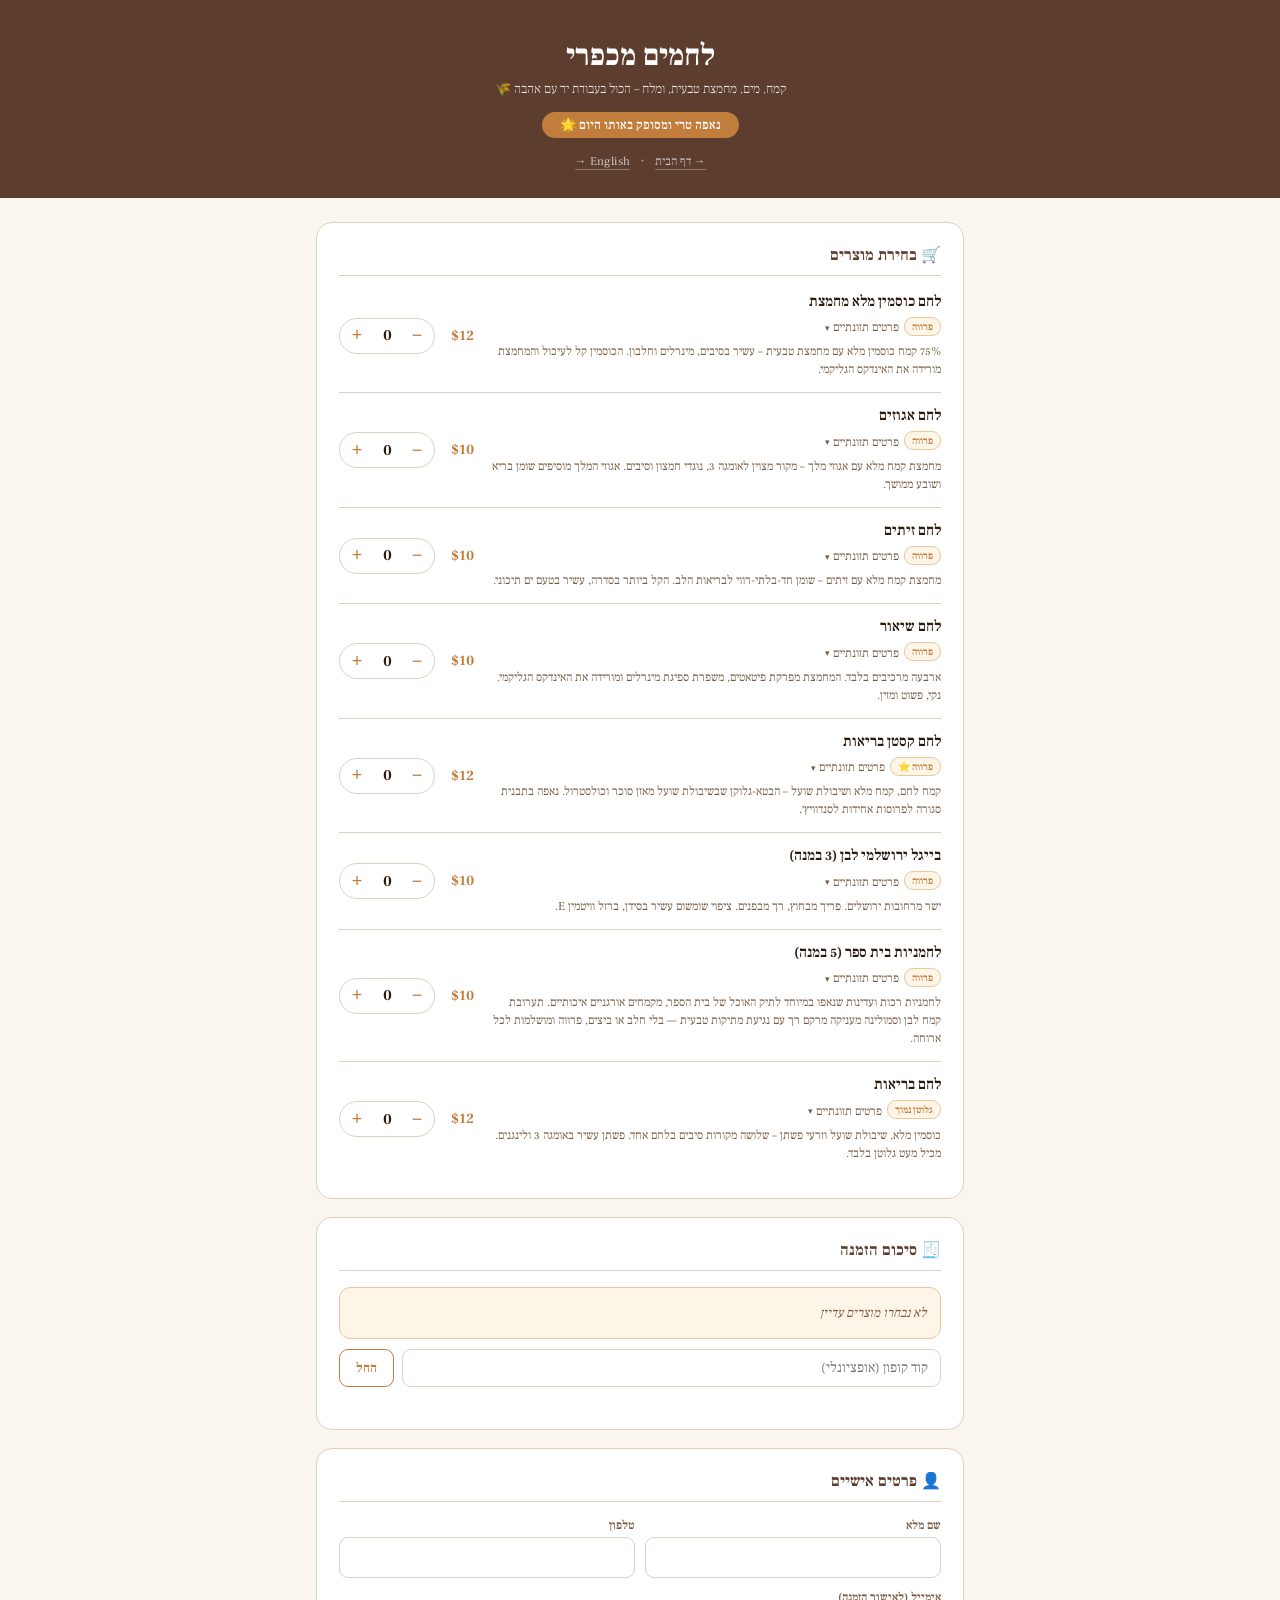
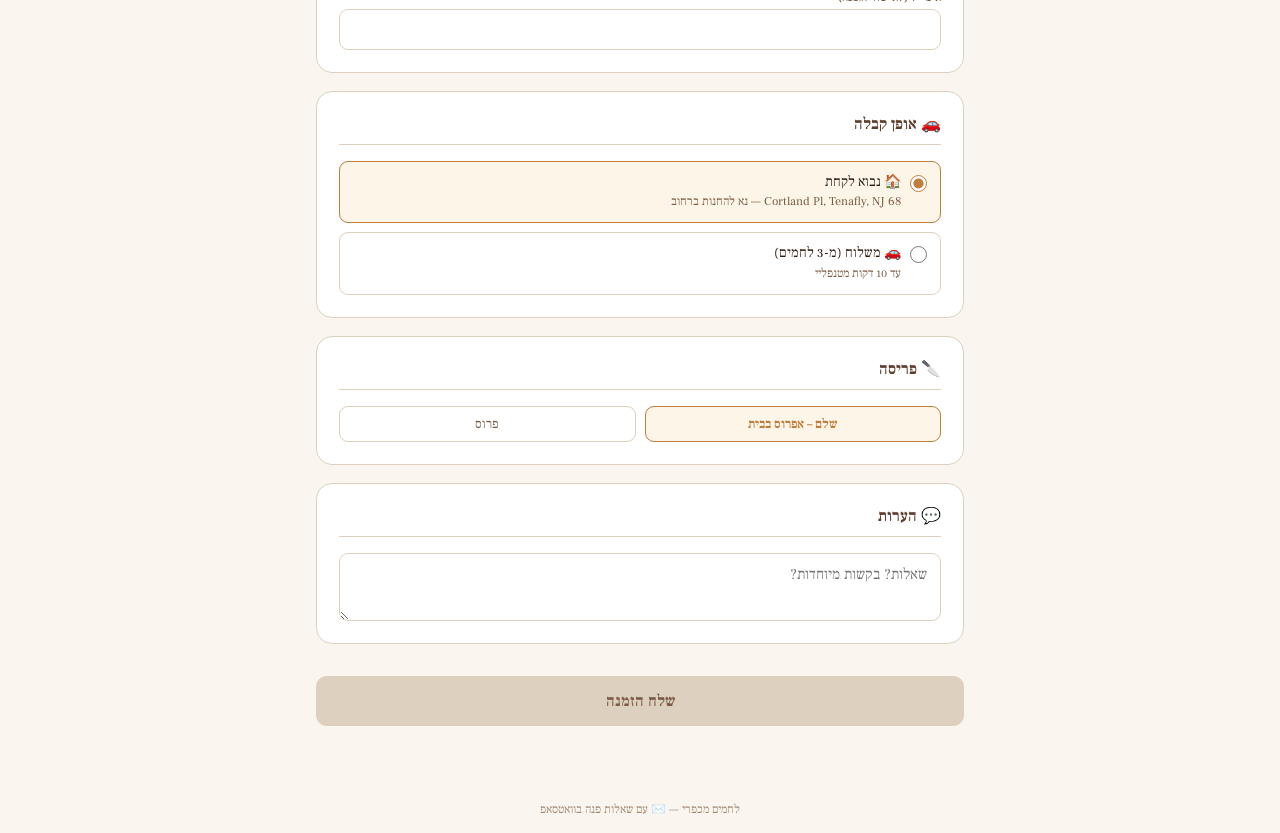
<file: catalog/order-he.html>
<!DOCTYPE html>
<html lang="he" dir="rtl">
<head>
<meta charset="UTF-8">
<meta name="viewport" content="width=device-width, initial-scale=1.0">
<title>לחמים מכפרי — טופס הזמנה</title>
<link href="https://fonts.googleapis.com/css2?family=Frank+Ruhl+Libre:wght@300;400;500;700&display=swap" rel="stylesheet">
<style>
:root{
  --cream:#FAF6EF;--brown:#5C3D2E;--accent:#C17D3C;--accent-l:#E8C99A;
  --accent-h:#A66828;--txt:#2C1A0E;--txt2:#7A5C44;--border:#DDD0BF;
  --bg:#FFF;--warm:#FDF5E8;--green:#2E7D32;--green-bg:#E8F5E9;
  --red:#C0392B;--red-bg:#FDEDEC;
}
*{box-sizing:border-box;margin:0;padding:0;}
body{background:var(--cream);font-family:'Frank Ruhl Libre', serif;color:var(--txt);min-height:100vh;direction:rtl;}
.header{background:var(--brown);color:#fff;text-align:center;padding:36px 20px 28px;}
.header h1{font-size:30px;font-weight:700;margin-bottom:4px;}
.tagline{font-size:13px;opacity:.85;font-weight:300;line-height:1.6;max-width:420px;margin:0 auto 12px;}
.fresh-badge{display:inline-block;background:var(--accent);color:#fff;border-radius:20px;padding:5px 18px;font-size:13px;font-weight:500;margin-bottom:6px;}
.lang-link{display:inline-block;margin-top:10px;font-size:12px;color:rgba(255,255,255,.7);text-decoration:none;border-bottom:1px solid rgba(255,255,255,.3);}
.lang-link:hover{color:#fff;}
.main{max-width:680px;margin:0 auto;padding:24px 16px 60px;}
.section{background:var(--bg);border-radius:16px;border:1px solid var(--border);padding:22px;margin-bottom:18px;animation:fi .3s ease;}
@keyframes fi{from{opacity:0;transform:translateY(6px)}to{opacity:1;transform:translateY(0)}}
.stitle{font-size:16px;font-weight:700;color:var(--brown);margin-bottom:16px;padding-bottom:10px;border-bottom:1px solid var(--border);display:flex;align-items:center;gap:8px;}
/* PRODUCT */
.pacc{border-bottom:1px solid var(--border);}
.pacc:last-child{border-bottom:none;}
.pmain{display:flex;align-items:center;padding:13px 0;gap:10px;}
.pacc:first-child .pmain{padding-top:0;}
.pinfo{flex:1;min-width:0;}
.pname{font-size:15px;font-weight:600;color:var(--txt);margin-bottom:3px;line-height:1.3;}
.pbadge{display:inline-block;font-size:10px;padding:2px 7px;border-radius:9px;background:var(--warm);color:var(--accent);border:1px solid var(--accent-l);font-weight:600;}
.pinfo-btn{background:none;border:none;cursor:pointer;color:var(--txt2);font-size:12px;font-family:inherit;display:flex;align-items:center;gap:3px;padding:3px 0;margin-top:3px;transition:color .2s;}
.pinfo-btn:hover{color:var(--accent);}
.pinfo-btn .arr{transition:transform .25s;font-style:normal;font-size:9px;}
.pinfo-btn.open .arr{transform:rotate(180deg);}
.pprice{font-size:14px;font-weight:700;color:var(--accent);white-space:nowrap;margin:0 6px;}
.qty{display:flex;align-items:center;border:1px solid var(--border);border-radius:22px;overflow:hidden;flex-shrink:0;}
.qbtn{width:34px;height:34px;background:none;border:none;cursor:pointer;font-size:18px;color:var(--accent);display:flex;align-items:center;justify-content:center;transition:background .15s;}
.qbtn:hover{background:var(--warm);}
.qbtn:disabled{opacity:.3;cursor:not-allowed;}
.qnum{min-width:26px;text-align:center;font-size:15px;font-weight:700;color:var(--txt);}
.pdet{display:none;padding:0 0 13px;animation:fi .2s ease;}
.pdet.open{display:block;}
.ppitch{font-size:13px;color:var(--txt2);line-height:1.65;margin-bottom:12px;font-style:italic;padding:9px 12px;background:var(--warm);border-radius:0 8px 8px 0;border-right:3px solid var(--accent-l);}
.ngrid{display:grid;grid-template-columns:repeat(4,1fr);gap:7px;margin-bottom:10px;}
@media(max-width:400px){.ngrid{grid-template-columns:repeat(2,1fr);}}
.ncell{background:var(--warm);border:1px solid var(--accent-l);border-radius:8px;padding:7px 5px;text-align:center;}
.nval{font-size:15px;font-weight:700;color:var(--brown);display:block;}
.nlbl{font-size:10px;color:var(--txt2);display:block;margin-top:1px;}
.ilbl{font-size:10px;font-weight:700;color:var(--accent);text-transform:uppercase;letter-spacing:.5px;margin-bottom:3px;}
.ilst{font-size:12px;color:var(--txt2);line-height:1.55;}
/* FIELDS */
.fg{display:flex;flex-direction:column;gap:12px;}
.fr{display:grid;grid-template-columns:1fr 1fr;gap:10px;}
@media(max-width:460px){.fr{grid-template-columns:1fr;}}
.fi2{display:flex;flex-direction:column;gap:4px;}
.fi2 label{font-size:12px;font-weight:600;color:var(--txt2);}
.fi2 input,.fi2 textarea{width:100%;padding:10px 13px;border:1px solid var(--border);border-radius:9px;font-size:15px;font-family:inherit;color:var(--txt);background:#fff;outline:none;transition:border-color .2s,box-shadow .2s;-webkit-appearance:none;}
.fi2 input:focus,.fi2 textarea:focus{border-color:var(--accent);box-shadow:0 0 0 3px rgba(193,125,60,.12);}
.fi2 textarea{resize:vertical;min-height:68px;line-height:1.5;}
/* RADIO */
.rg{display:flex;flex-direction:column;gap:9px;}
.ro{display:flex;align-items:flex-start;gap:9px;cursor:pointer;padding:11px 13px;border:1px solid var(--border);border-radius:9px;transition:border-color .2s,background .2s;}
.ro:hover{border-color:var(--accent-l);background:var(--warm);}
.ro.sel{border-color:var(--accent);background:var(--warm);}
.ro input{width:17px;height:17px;flex-shrink:0;margin-top:2px;accent-color:var(--accent);}
.rl{font-size:14px;line-height:1.4;}
.rl .sub{font-size:12px;color:var(--txt2);margin-top:2px;}
/* TOGGLE */
.tg{display:flex;gap:9px;flex-wrap:wrap;}
.tb{flex:1;min-width:110px;padding:9px 14px;border:1px solid var(--border);border-radius:9px;background:#fff;cursor:pointer;font-size:13px;font-family:inherit;color:var(--txt2);text-align:center;transition:all .2s;}
.tb:hover{border-color:var(--accent-l);}
.tb.act{border-color:var(--accent);background:var(--warm);color:var(--accent);font-weight:700;}
/* SUMMARY */
.sumbox{background:var(--warm);border:1px solid var(--accent-l);border-radius:11px;padding:14px;margin-bottom:4px;}
.sr{display:flex;justify-content:space-between;align-items:center;font-size:14px;padding:3px 0;}
.sr.empty{color:var(--txt2);font-style:italic;font-size:13px;}
.sdiv{border:none;border-top:1px solid var(--accent-l);margin:8px 0;}
.stot{font-size:17px;font-weight:700;color:var(--brown);}
/* COUPON */
.coupon-box{margin-top:10px;}
.coupon-row{display:flex;gap:8px;}
.coupon-row input{flex:1;padding:9px 12px;border:1px solid var(--border);border-radius:9px;font-size:14px;font-family:inherit;color:var(--txt);background:#fff;outline:none;transition:border-color .2s,box-shadow .2s;}
.coupon-row input:focus{border-color:var(--accent);box-shadow:0 0 0 3px rgba(193,125,60,.12);}
.coupon-btn{padding:9px 16px;border-radius:9px;border:1px solid var(--accent);background:#fff;color:var(--accent);font-weight:700;font-size:13px;font-family:inherit;cursor:pointer;transition:all .2s;}
.coupon-btn:hover{background:var(--warm);}
.coupon-msg{font-size:12px;margin-top:6px;min-height:14px;color:var(--txt2);}
.coupon-msg.err{color:var(--red);}
.coupon-applied{display:flex;align-items:center;justify-content:space-between;gap:10px;background:var(--green-bg);border:1px solid #A5D6A7;border-radius:9px;padding:9px 12px;font-size:13px;color:var(--green);font-weight:700;}
.coupon-applied button{background:none;border:none;color:var(--green);text-decoration:underline;cursor:pointer;font-size:12px;font-family:inherit;font-weight:400;}
/* SUBMIT */
.subbtn{width:100%;padding:15px;background:var(--accent);color:#fff;border:none;border-radius:11px;font-size:16px;font-weight:700;font-family:inherit;cursor:pointer;transition:background .2s,transform .1s;margin-top:14px;}
.subbtn:hover{background:var(--accent-h);}
.subbtn:active{transform:scale(.99);}
.subbtn:disabled{background:var(--border);cursor:not-allowed;color:var(--txt2);}
/* SAVED BANNER */
.sbanner{display:none;align-items:center;gap:9px;background:var(--green-bg);border:1px solid #A5D6A7;border-radius:9px;padding:9px 13px;margin-bottom:14px;font-size:13px;color:var(--green);}
.sbanner.show{display:flex;}
/* CLOSED SCREEN */
.closed-screen{display:none;text-align:center;padding:60px 20px;max-width:480px;margin:0 auto;}
.closed-screen.show{display:block;}
/* THANK YOU SCREEN */
.ty-screen{display:none;max-width:680px;margin:0 auto;padding:24px 16px 60px;}
.ty-screen.show{display:block;}
.ty-card{background:var(--bg);border-radius:16px;border:1px solid var(--border);padding:28px;margin-bottom:18px;text-align:center;}
.ty-icon{font-size:56px;margin-bottom:12px;}
.ty-title{font-size:24px;font-weight:700;color:var(--brown);margin-bottom:8px;}
.ty-sub{font-size:14px;color:var(--txt2);line-height:1.6;}
.pay-section{background:var(--bg);border-radius:16px;border:1px solid var(--border);padding:22px;margin-bottom:18px;}
.pay-grid{display:grid;grid-template-columns:1fr 1fr;gap:10px;margin-top:14px;}
@media(max-width:420px){.pay-grid{grid-template-columns:1fr;}}
.pay-btn{display:flex;align-items:center;justify-content:center;gap:8px;padding:14px;border-radius:11px;border:1px solid var(--border);background:#fff;cursor:pointer;font-size:15px;font-weight:700;color:var(--txt);text-decoration:none;transition:all .2s;}
.pay-btn:hover{border-color:var(--accent);background:var(--warm);}
.pay-icon{font-size:22px;}
.pay-note{font-size:11px;color:var(--txt2);text-align:center;margin-top:8px;}
.neworder-btn{width:100%;padding:13px;background:none;border:1px solid var(--border);border-radius:11px;font-size:14px;font-weight:700;font-family:inherit;color:var(--txt2);cursor:pointer;transition:all .2s;margin-top:8px;}
.neworder-btn:hover{border-color:var(--accent);color:var(--accent);}
.footer{text-align:center;font-size:12px;color:var(--txt2);padding:16px;opacity:.7;}
</style>
</head>
<body>

<header class="header">
  <h1>לחמים מכפרי</h1>
  <p class="tagline">קמח, מים, מחמצת טבעית, ומלח – הכול בעבודת יד עם אהבה 🌾</p>
  <div class="fresh-badge" id="fresh-badge">נאפה טרי ומסופק באותו היום 🌟</div>
  <br>
  <a class="lang-link home-link" href="../he/">→ דף הבית</a>
  <span style="opacity:.5;margin:0 6px;">·</span>
  <a class="lang-link" href="order-en.html">English →</a>
</header>

<!-- CLOSED SCREEN -->
<div class="closed-screen" id="closed-screen">
  <div style="font-size:52px;margin-bottom:14px;">🔒</div>
  <h2 style="font-size:21px;font-weight:700;color:var(--brown);margin-bottom:10px;" id="closed-title">ההזמנות סגורות כרגע 🔒</h2>
  <p style="font-size:14px;color:var(--txt2);line-height:1.6;" id="closed-msg">ההזמנות לשבוע זה סגורות. נחזור בקרוב!</p>
</div>

<!-- THANK YOU SCREEN -->
<div class="ty-screen" id="ty-screen">
  <div class="ty-card">
    <div class="ty-icon">🎉</div>
    <div class="ty-title" id="ty-title">תודה על הזמנתך! 🎉</div>
    <p class="ty-sub" id="ty-sub"></p>
  </div>
  <div class="section">
    <div class="stitle">🧾 סיכום הזמנה</div>
    <div id="ty-summary"></div>
  </div>
  <div class="pay-section">
    <div class="stitle">💳 לתשלום</div>
    <p style="font-size:13px;color:var(--txt2);margin-bottom:4px;">אנא שלם לאחר אישור ההזמנה מאיתנו:</p>
    <div class="pay-grid">
      <a class="pay-btn" href="https://venmo.com/code?user_id=4416788448151226881&created=1791152174" target="_blank">
        <span class="pay-icon">💜</span> Venmo
      </a>
      <button class="pay-btn" onclick="showZelle()">
        <span class="pay-icon">💙</span> Zelle
      </button>
    </div>
    <p class="pay-note">* שלם רק לאחר קבלת אישור מאיתנו</p>
  </div>
  <button class="neworder-btn" onclick="resetForm()">הגש הזמנה חדשה</button>
  <a class="neworder-btn" href="../he/" style="display:block;text-align:center;text-decoration:none;box-sizing:border-box;">חזרה לדף הבית</a>
</div>

<!-- FORM -->
<div id="form-wrap">
<div class="main">

  <div class="sbanner" id="sbanner">
    <span>👋</span>
    <span id="sbanner-txt"></span>
    <button onclick="clearSaved()" style="margin-right:auto;background:none;border:none;cursor:pointer;font-size:12px;color:var(--txt2);text-decoration:underline;">נקה</button>
  </div>

  <div class="section">
    <div class="stitle">🛒 בחירת מוצרים</div>
    <div id="products-list"></div>
  </div>

  <div class="section">
    <div class="stitle">🧾 סיכום הזמנה</div>
    <div class="sumbox" id="order-summary">
      <p class="sr empty">לא נבחרו מוצרים עדיין</p>
    </div>
    <div class="coupon-box" id="coupon-box"></div>
  </div>

  <div class="section">
    <div class="stitle">👤 פרטים אישיים</div>
    <div class="fg">
      <div class="fr">
        <div class="fi2"><label>שם מלא</label><input type="text" id="f-name" autocomplete="name" oninput="autoSave()"></div>
        <div class="fi2"><label>טלפון</label><input type="tel" id="f-phone" autocomplete="tel" oninput="autoSave()"></div>
      </div>
      <div class="fi2"><label>אימייל (לאישור הזמנה)</label><input type="email" id="f-email" autocomplete="email" oninput="autoSave()"></div>
    </div>
  </div>

  <div class="section">
    <div class="stitle">🚗 אופן קבלה</div>
    <div class="rg">
      <label class="ro sel" onclick="selDelivery(this,'pickup')">
        <input type="radio" name="delivery" value="pickup" checked>
        <div class="rl">🏠 נבוא לקחת<div class="sub">68 Cortland Pl, Tenafly, NJ — נא להחנות ברחוב</div></div>
      </label>
      <label class="ro" onclick="selDelivery(this,'delivery')">
        <input type="radio" name="delivery" value="delivery">
        <div class="rl">🚗 משלוח (מ-3 לחמים)<div class="sub">עד 10 דקות מטנפליי</div></div>
      </label>
    </div>
    <div class="fi2" id="addr-field" style="margin-top:12px;display:none;">
      <label>כתובת למשלוח</label>
      <input type="text" id="f-addr" autocomplete="street-address">
    </div>
  </div>

  <div class="section">
    <div class="stitle">🔪 פריסה</div>
    <div class="tg" id="slice-group">
      <button class="tb act" onclick="selSlice(this,'whole')">שלם – אפרוס בבית</button>
      <button class="tb" onclick="selSlice(this,'sliced')">פרוס</button>
    </div>
  </div>

  <div class="section">
    <div class="stitle">💬 הערות</div>
    <div class="fi2"><textarea id="f-notes" placeholder="שאלות? בקשות מיוחדות?"></textarea></div>
  </div>

  <button class="subbtn" id="sub-btn" onclick="submitOrder()" disabled>שלח הזמנה</button>

</div>
</div>

<div class="footer">לחמים מכפרי — ✉️ עם שאלות פנה בוואטסאפ</div>

<script>
const PRODUCTS = [{"id": "spelt", "he": "לחם כוסמין מלא מחמצת", "en": "Whole Spelt Sourdough", "badge_he": "פרווה", "badge_en": "Parve", "price": 12, "cal": 89, "carbs": 16, "protein": 3.5, "fat": 1.2, "ing_he": "קמח לחם, קמח כוסמין מלא, מים, מחמצת טבעית, מלח", "ing_en": "Bread flour, whole spelt flour, water, natural sourdough starter, salt", "pitch_he": "75% קמח כוסמין מלא עם מחמצת טבעית – עשיר בסיבים, מינרלים וחלבון. הכוסמין קל לעיכול והמחמצת מורידה את האינדקס הגליקמי.", "pitch_en": "75% whole spelt with natural sourdough — rich in fiber, minerals and protein. Spelt is easier to digest and the sourdough lowers the glycemic index."}, {"id": "nuts", "he": "לחם אגוזים", "en": "Walnut Sourdough", "badge_he": "פרווה", "badge_en": "Parve", "price": 10, "cal": 104, "carbs": 15, "protein": 3.8, "fat": 4.2, "ing_he": "קמח מלא, קמח לחם, מים, מחמצת טבעית, אגוזי מלך, מלח", "ing_en": "Whole wheat flour, bread flour, water, natural sourdough starter, walnuts, salt", "pitch_he": "מחמצת קמח מלא עם אגוזי מלך – מקור מצוין לאומגה 3, נוגדי חמצון וסיבים. אגוזי המלך מוסיפים שומן בריא ושובע ממושך.", "pitch_en": "Whole wheat sourdough with walnuts — excellent source of omega-3, antioxidants and fiber. Walnuts add healthy fat and lasting satiety."}, {"id": "olives", "he": "לחם זיתים", "en": "Olive Sourdough", "badge_he": "פרווה", "badge_en": "Parve", "price": 10, "cal": 85, "carbs": 15, "protein": 3.2, "fat": 1.8, "ing_he": "קמח מלא, קמח לחם, מים, מחמצת טבעית, זיתים, מלח", "ing_en": "Whole wheat flour, bread flour, water, natural sourdough starter, olives, salt", "pitch_he": "מחמצת קמח מלא עם זיתים – שומן חד-בלתי-רווי לבריאות הלב. הקל ביותר בסדרה, עשיר בטעם ים תיכוני.", "pitch_en": "Whole wheat sourdough with olives — heart-healthy monounsaturated fats. The lightest loaf in the range, full of Mediterranean flavor."}, {"id": "shiur", "he": "לחם שיאור", "en": "Pure Sourdough (Shiur)", "badge_he": "פרווה", "badge_en": "Parve", "price": 10, "cal": 89, "carbs": 17, "protein": 3.4, "fat": 0.8, "ing_he": "קמח לחם, קמח מלא, מים, מחמצת טבעית, מלח", "ing_en": "Bread flour, whole wheat flour, water, natural sourdough starter, salt", "pitch_he": "ארבעה מרכיבים בלבד. המחמצת מפרקת פיטאטים, משפרת ספיגת מינרלים ומורידה את האינדקס הגליקמי. נקי, פשוט ומזין.", "pitch_en": "Four ingredients only. The sourdough breaks down phytates, improves mineral absorption and lowers the glycemic index. Clean and nourishing."}, {"id": "kasten", "he": "לחם קסטן בריאות", "en": "Kasten Health Loaf", "badge_he": "פרווה ⭐", "badge_en": "Parve ⭐", "price": 12, "cal": 94, "carbs": 17, "protein": 3.5, "fat": 1.5, "ing_he": "קמח לחם, מים, קמח מלא, פתיתי שיבולת שועל, מלח, סוכר, שמן, שמרים", "ing_en": "Bread flour, water, whole wheat flour, rolled oats, salt, sugar, oil, yeast", "pitch_he": "קמח לחם, קמח מלא ושיבולת שועל – הבטא-גלוקן שבשיבולת שועל מאזן סוכר וכולסטרול. נאפה בתבנית סגורה לפרוסות אחידות לסנדוויץ׳.", "pitch_en": "Bread flour, whole wheat and oats — oat beta-glucan helps balance blood sugar and cholesterol. Baked in closed tin for perfect sandwich slices."}, {"id": "bagel-white", "he": "בייגל ירושלמי לבן (3 במנה)", "en": "Jerusalem Bagels – White (3 pack)", "badge_he": "פרווה", "badge_en": "Parve", "price": 10, "cal": 283, "carbs": 38, "protein": 7.2, "fat": 5.8, "ing_he": "קמח לחם, מים, שמן זית, סוכר, מלח, שמרים יבשים, שומשום לבן", "ing_en": "Bread flour, water, olive oil, sugar, salt, dry yeast, white sesame", "pitch_he": "ישר מרחובות ירושלים. פריך מבחוץ, רך מבפנים. ציפוי שומשום עשיר בסידן, ברזל וויטמין E.", "pitch_en": "Straight from Jerusalem. Crispy outside, soft inside. Sesame coating rich in calcium, iron and vitamin E.", "cal_label_he": "קל׳ למקל", "cal_label_en": "cal/bagel"}, {"id": "rolls-school", "he": "לחמניות בית ספר (5 במנה)", "en": "School Rolls (5-pack)", "badge_he": "פרווה", "badge_en": "Parve", "price": 10, "cal": 230, "carbs": 42, "protein": 7, "fat": 4, "ing_he": "קמח לבן אורגני, קמח סמולינה אורגני, מים, שמרים יבשים, מלח, שמן", "ing_en": "Organic white flour, organic semolina flour, water, dry yeast, salt, oil", "pitch_he": "לחמניות רכות ועדינות שנאפו במיוחד לתיק האוכל של בית הספר, מקמחים אורגניים איכותיים. תערובת קמח לבן וסמולינה מעניקה מרקם רך עם נגיעת מתיקות טבעית — בלי חלב או ביצים, פרווה ומושלמות לכל ארוחה.", "pitch_en": "Soft, gentle rolls made with quality organic flours, perfect for the school lunchbox. A blend of white and semolina flour gives a tender crumb with a natural touch of sweetness — dairy-free and pareve, perfect for any meal.", "cal_label_he": "קל׳ ללחמנייה", "cal_label_en": "cal/roll"}, {"id": "health", "he": "לחם בריאות", "en": "Health Loaf", "badge_he": "גלוטן נמוך", "badge_en": "Low Gluten", "price": 12, "cal": 96, "carbs": 15, "protein": 3.8, "fat": 2.1, "ing_he": "קמח כוסמין מלא, קמח לחם, מים, מחמצת טבעית, פתיתי שיבולת שועל, זרעי פשתן, מלח", "ing_en": "Whole spelt flour, bread flour, water, natural sourdough starter, rolled oats, flaxseed, salt", "pitch_he": "כוסמין מלא, שיבולת שועל וזרעי פשתן – שלושה מקורות סיבים בלחם אחד. פשתן עשיר באומגה 3 ולינגנים. מכיל מעט גלוטן בלבד.", "pitch_en": "Whole spelt, oats and flaxseed — three fiber sources in one loaf. Flaxseed rich in omega-3 and lignans. Low gluten only."}];

const SCRIPT_URL = 'https://script.google.com/macros/s/AKfycbzzdF03GIEPXnSFvwKc5II8BhyXX4QUGljF9IRlkOvewwQh6X70_gsh7iogZbrBhB4vUg/exec';
const VENMO_URL = 'https://venmo.com/code?user_id=4416788448151226881&created=1791152174';
const FORM_KEY = 'lm_form_status_he';
const IS_HE = true;
const BAKE_LINE = 'sourdough';
const FORM_NAME = 'bread-he';

let qtys = {};
let deliveryMode = 'pickup';
let sliceMode = 'whole';
let appliedCoupon = null; // { code, discount, minOrder, label }
PRODUCTS.forEach(p => qtys[p.id] = 0);

// ADMIN SETTINGS
function loadAdminSettings() {
  try {
    const raw = localStorage.getItem('lm_admin_settings');
    if (!raw) return;
    const s = JSON.parse(raw);
    if (s.bakingDate || s.deliveryDate) {
      // בדוק שהתאריך לא בעבר
      const refDate = s.bakingDate || s.deliveryDate;
      const ref = new Date(refDate + 'T12:00:00');
      const today = new Date(); today.setHours(0,0,0,0);
      if (ref < today) {
        document.getElementById('fresh-badge').style.display = 'none';
      } else {
        let badge = IS_HE ? 'נאפה טרי ומסופק באותו היום 🌟' : 'Baked fresh & delivered the same day 🌟';
        if (s.bakingDate) {
          const d = new Date(s.bakingDate + 'T12:00:00');
          const locale = IS_HE ? 'he-IL' : 'en-US';
          badge = (IS_HE ? '🔥 אפייה: ' : '🔥 Baking: ') + d.toLocaleDateString(locale, {weekday:'long', day:'numeric', month:'long'});
        }
        if (s.deliveryDate) {
          const d = new Date(s.deliveryDate + 'T12:00:00');
          const locale = IS_HE ? 'he-IL' : 'en-US';
          badge += (IS_HE ? ' · משלוח/איסוף: ' : ' · Pickup/Delivery: ') + d.toLocaleDateString(locale, {weekday:'long', day:'numeric', month:'long'});
          if (s.deliveryTime) badge += ' ' + s.deliveryTime;
        }
        document.getElementById('fresh-badge').textContent = badge;
      }
    } else {
      document.getElementById('fresh-badge').style.display = 'none';
    }
    if (s.products) {
      PRODUCTS.forEach(p => {
        const ps = s.products[p.id];
        if (!ps) return;
        if (ps.price) p.price = ps.price;
        p.soldOut = ps.soldOut || false;
        p.hidden  = !ps.visible && ps.visible !== undefined;
      });
    }
  } catch(e) {}
}

// CHECK FORM CLOSED — בודק את השרת (מקור האמת), עם localStorage כגיבוי
async function checkFormStatus() {
  let displayedClosed = false;

  // שלב 1: בדיקה מקומית מהירה (גיבוי) — אם localStorage יודע שסגור, נציג מיד
  try {
    const raw = localStorage.getItem(FORM_KEY);
    if (raw) {
      const s = JSON.parse(raw);
      if (s.closed) {
        showClosedScreen(s.msgHe, s.msgEn);
        displayedClosed = true;
      }
    }
  } catch(e) {}

  // שלב 2: בדיקה מהשרת — מקור האמת
  try {
    const formName = IS_HE ? 'bread-he' : 'bread-en';
    const res = await fetch(SCRIPT_URL + '?action=status&form=' + formName);
    const data = await res.json();

    if (data.closed) {
      // השרת אומר סגור
      if (!displayedClosed) showClosedScreen(data.msgHe, data.msgEn);
      try { localStorage.setItem(FORM_KEY, JSON.stringify({closed: true, msgHe: data.msgHe, msgEn: data.msgEn})); } catch(e) {}
    } else {
      // השרת אומר פתוח
      if (displayedClosed) {
        // הראינו בטעות מסך סגור מ-localStorage ישן — נתקן
        document.getElementById('closed-screen').classList.remove('show');
        document.getElementById('form-wrap').style.display = 'block';
      }
      try { localStorage.setItem(FORM_KEY, JSON.stringify({closed: false})); } catch(e) {}
    }
  } catch(err) {
    // השרת לא נגיש — נשארים עם מה שהראינו מ-localStorage
    console.warn('Form status check from server failed:', err);
  }
}

function showClosedScreen(msgHe, msgEn) {
  document.getElementById('form-wrap').style.display = 'none';
  const cs = document.getElementById('closed-screen');
  cs.classList.add('show');
  if (msgHe && IS_HE) document.getElementById('closed-msg').textContent = msgHe;
  if (msgEn && !IS_HE) document.getElementById('closed-msg').textContent = msgEn;
}

// RENDER PRODUCTS
function renderProducts() {
  const c = document.getElementById('products-list');
  c.innerHTML = PRODUCTS.filter(p => !p.hidden).map(p => {
    const calLbl  = IS_HE ? (p.cal_label_he || 'קל׳ לפרוסה') : (p.cal_label_en || 'cal/slice');
    const badge   = IS_HE ? p.badge_he : p.badge_en;
    const name    = IS_HE ? p.he : p.en;
    const pitch   = IS_HE ? p.pitch_he : p.pitch_en;
    const ing     = IS_HE ? p.ing_he : p.ing_en;
    // תג "לא זמין" — שני מקורות אפשריים: המלאי נגמר, או שהמנהל חסם ידנית את המוצר ליום הזה (Feature 1)
    const unavailTag = p.blockedManually
      ? `<span style="font-size:11px;color:var(--red);font-weight:700;margin-right:4px;">${IS_HE?'לא זמין להזמנה':'Currently Unavailable'}</span>`
      : (p.soldOut ? `<span style="font-size:11px;color:var(--red);font-weight:700;margin-right:4px;">${IS_HE?'אזל':'Sold Out'}</span>` : '');

    // ── לחם האופה — עיצוב מיוחד ──
    if (p.isBakerSpecial) {
      return `<div class="pacc" style="border:2px solid var(--accent);border-radius:12px;margin-bottom:8px;background:var(--warm);">
        <div class="pmain">
          <div class="pinfo">
            <div style="font-size:11px;font-weight:700;color:var(--accent);letter-spacing:.5px;margin-bottom:4px;">⭐ ${IS_HE ? 'לחם האופה השבוע' : "BAKER'S SPECIAL THIS WEEK"}</div>
            <div class="pname" style="${p.soldOut?'opacity:.45;text-decoration:line-through':''}">${name}</div>
            <div style="display:flex;align-items:center;gap:5px;flex-wrap:wrap;margin-top:3px;">
              <span class="pbadge" style="background:var(--accent);color:white;border-color:var(--accent);">${badge}</span>
              ${unavailTag}
            </div>
            ${pitch ? `<div style="font-size:12px;color:var(--txt2);line-height:1.5;margin-top:6px;font-style:italic;">${pitch}</div>` : ''}
            <div style="font-size:11px;color:var(--txt2);margin-top:4px;">${IS_HE ? `נותרו: ${p.remaining}` : `Remaining: ${p.remaining}`}</div>
          </div>
          <div class="pprice">$${p.price}</div>
          <div class="qty">
            <button class="qbtn" onclick="chQty('${p.id}',-1)" ${p.soldOut?'disabled':''}>−</button>
            <div class="qnum" id="q-${p.id}">0</div>
            <button class="qbtn" onclick="chQty('${p.id}',1)" ${p.soldOut?'disabled':''}>+</button>
          </div>
        </div>
      </div>`;
    }

    // ── מוצר רגיל ──
    return `<div class="pacc">
      <div class="pmain">
        <div class="pinfo">
          <div class="pname" style="${p.soldOut?'opacity:.45;text-decoration:line-through':''}">${name}</div>
          <div style="display:flex;align-items:center;gap:5px;flex-wrap:wrap;margin-top:3px;">
            <span class="pbadge">${badge}</span>
            ${unavailTag}
            ${p.cal != null ? `<button class="pinfo-btn" onclick="togDet('${p.id}',this)">${IS_HE?'פרטים תזונתיים':'Nutrition info'} <i class="arr">▾</i></button>` : ''}
          </div>
          <div style="font-size:12px;color:var(--txt2);line-height:1.5;margin-top:5px;">${pitch}</div>
        </div>
        <div class="pprice">$${p.price}</div>
        <div class="qty">
          <button class="qbtn" onclick="chQty('${p.id}',-1)" ${p.soldOut?'disabled':''}>−</button>
          <div class="qnum" id="q-${p.id}">0</div>
          <button class="qbtn" onclick="chQty('${p.id}',1)" ${p.soldOut?'disabled':''}>+</button>
        </div>
      </div>
      <div class="pdet" id="d-${p.id}">
        <p class="ppitch">${pitch}</p>
        <div class="ngrid">
          <div class="ncell"><span class="nval">${p.cal}</span><span class="nlbl">${calLbl}</span></div>
          <div class="ncell"><span class="nval">${p.carbs}g</span><span class="nlbl">${IS_HE?'פחמימות':'Carbs'}</span></div>
          <div class="ncell"><span class="nval">${p.protein}g</span><span class="nlbl">${IS_HE?'חלבון':'Protein'}</span></div>
          <div class="ncell"><span class="nval">${p.fat}g</span><span class="nlbl">${IS_HE?'שומן':'Fat'}</span></div>
        </div>
        <div class="ilbl">${IS_HE?'מרכיבים':'Ingredients'}</div>
        <div class="ilst">${ing}</div>
      </div>
    </div>`;
  }).join('');
}

function togDet(id, btn) {
  const d = document.getElementById('d-' + id);
  const o = d.classList.contains('open');
  d.classList.toggle('open', !o);
  btn.classList.toggle('open', !o);
}


async function loadStock() {
  try {
    const data = await fetchBakeDay();
    if (!data.success) throw new Error(data.error || 'bakeday failed');
    BAKE = data;
    renderBakeBadge(data);
    if (!data.date || !data.open) { showBakeClosed(data); return; }
    PRODUCTS.forEach(p => {
      if (p.id === 'baker-special') return;
      const s = data.stock[p.id];
      p.hidden = !s;               // לא בתפריט של יום האפייה הזה
      if (!s) return;
      p.remaining = s.remaining;
      p.maxStock  = s.max;
      // Manual block from the dashboard (Feature 1) — stays visible, but not orderable
      p.blockedManually = !!s.blocked;
      p.soldOut = s.remaining <= 0 || !!s.blocked;
    });

    // Baker's Special — dynamic from sheet
    const existingIdx = PRODUCTS.findIndex(p => p.id === 'baker-special');
    if (existingIdx >= 0) PRODUCTS.splice(existingIdx, 1);
    const special = data.stock['baker-special'];
    if (special && special.remaining > 0 && !special.blocked && special.nameHe) {
      PRODUCTS.unshift({
        id: 'baker-special',
        he: special.nameHe,
        en: special.nameEn || special.nameHe,
        badge_he: '⭐ לחם האופה',
        badge_en: "⭐ Baker's Special",
        price:    special.price || 10,
        pitch_he: special.descHe || '',
        pitch_en: special.descEn || '',
        ing_he: '', ing_en: '',
        cal: null,
        remaining: special.remaining,
        isBakerSpecial: true,
      });
      if (qtys['baker-special'] === undefined) qtys['baker-special'] = 0;
    } else {
      qtys['baker-special'] = 0;
    }

    syncQtysToStock();
    renderProducts();
    syncQtyDisplays();
    updateSummary();
    updateSubmit();
    applyItemParam();
  } catch(e) {
    console.warn('Bake day load failed:', e);
    renderProducts();
  }
}
function chQty(id, delta) {
  const p = PRODUCTS.find(x => x.id === id);
  if (p && p.soldOut) return;
  // בדיקת מלאי מהסקריפט
  if (delta > 0 && p && p.remaining !== undefined) {
    const alreadyInCart = qtys[id];
    if (alreadyInCart >= p.remaining) return;
  }
  qtys[id] = Math.max(0, qtys[id] + delta);
  document.getElementById('q-' + id).textContent = qtys[id];
  updateSummary();
  updateSubmit();
}

function getSubtotal() { return PRODUCTS.reduce((s, p) => s + p.price * qtys[p.id], 0); }

function updateSummary() {
  const box = document.getElementById('order-summary');
  const sel = PRODUCTS.filter(p => qtys[p.id] > 0);
  const subtotal = getSubtotal();

  // אם ההזמנה ירדה מתחת לסכום המינימום של הקופון שהוחל — מסירים אותו אוטומטית
  if (appliedCoupon && subtotal < appliedCoupon.minOrder) {
    appliedCoupon = null;
    renderCouponWidget(IS_HE ? 'ההזמנה ירדה מתחת לסכום המינימום — הקופון הוסר.' : 'Order dropped below the coupon minimum — coupon removed.', true);
  }

  const discount = appliedCoupon ? Math.min(appliedCoupon.discount, subtotal) : 0;
  const total = subtotal - discount;

  if (!sel.length) {
    box.innerHTML = `<p class="sr empty">${IS_HE ? 'לא נבחרו מוצרים עדיין' : 'No products selected yet'}</p>`;
  } else {
    let html = sel.map(p => `
      <div class="sr">
        <span>${IS_HE ? p.he.split('(')[0].trim() : p.en.split('(')[0].trim()} × ${qtys[p.id]}</span>
        <span>$${p.price * qtys[p.id]}</span>
      </div>`).join('');
    if (discount > 0) {
      html += `<div class="sr" style="color:var(--green);">
        <span>${IS_HE ? 'הנחת קופון' : 'Coupon discount'} (${appliedCoupon.code})</span>
        <span>−$${discount}</span>
      </div>`;
    }
    html += `<hr class="sdiv">
    <div class="sr stot">
      <span>${IS_HE ? 'סה\"כ' : 'Total'}</span>
      <span>$${total}</span>
    </div>`;
    box.innerHTML = html;
  }
}

function getTotal() {
  const subtotal = getSubtotal();
  if (appliedCoupon) return Math.max(0, subtotal - appliedCoupon.discount);
  return subtotal;
}
function updateSubmit() { document.getElementById('sub-btn').disabled = !PRODUCTS.some(p => qtys[p.id] > 0); }

// ── קופון (Feature 2) ──
function buildQtyParams() {
  const params = new URLSearchParams();
  PRODUCTS.forEach(p => params.append('qty_' + p.id, qtys[p.id] || 0));
  return params;
}

function renderCouponWidget(message, isError) {
  const box = document.getElementById('coupon-box');
  if (!box) return;
  if (appliedCoupon) {
    box.innerHTML = `<div class="coupon-applied">
      <span>🎟️ ${appliedCoupon.code} — $${appliedCoupon.discount} ${IS_HE?'הנחה':'off'}</span>
      <button type="button" onclick="removeCoupon()">${IS_HE?'הסר':'Remove'}</button>
    </div>`;
  } else {
    box.innerHTML = `<div class="coupon-row">
      <input type="text" id="f-coupon" placeholder="${IS_HE?'קוד קופון (אופציונלי)':'Coupon code (optional)'}">
      <button type="button" class="coupon-btn" onclick="applyCoupon()">${IS_HE?'החל':'Apply'}</button>
    </div>
    <p class="coupon-msg${isError?' err':''}" id="coupon-msg">${message||''}</p>`;
  }
}

async function applyCoupon() {
  const codeInput = document.getElementById('f-coupon');
  const code = codeInput ? codeInput.value.trim() : '';
  if (!code) { renderCouponWidget(IS_HE?'הכנס קוד קופון.':'Enter a coupon code.', true); return; }
  renderCouponWidget(IS_HE?'בודק...':'Checking...', false);
  try {
    const params = buildQtyParams();
    params.set('action', 'checkCoupon');
    params.set('form', IS_HE ? 'bread-he' : 'bread-en');
    params.set('code', code);
    const res = await fetch(SCRIPT_URL + '?' + params.toString());
    const data = await res.json();

    if (data.success && data.valid) {
      appliedCoupon = { code: code.trim().toUpperCase(), discount: data.discount, minOrder: data.minOrder, label: data.label };
      renderCouponWidget();
      updateSummary();
    } else {
      const reasons = {
        not_found:     IS_HE ? 'קוד קופון לא נמצא.' : 'Coupon code not found.',
        inactive:      IS_HE ? 'קופון זה לא פעיל.' : 'This coupon is not active.',
        wrong_form:    IS_HE ? 'קופון זה לא רלוונטי לטופס הזה.' : 'This coupon does not apply to this form.',
        below_minimum: IS_HE ? `ההזמנה מתחת לסכום המינימום לקופון ($${data.minOrder||0}).` : `Order is below the coupon minimum ($${data.minOrder||0}).`,
        missing_code:  IS_HE ? 'הכנס קוד קופון.' : 'Enter a coupon code.',
      };
      const reason = data.success ? (reasons[data.reason] || (IS_HE?'קוד לא תקף.':'Invalid code.')) : (IS_HE?'שגיאה בבדיקת הקופון.':'Error checking coupon.');
      renderCouponWidget(reason, true);
    }
  } catch(e) {
    renderCouponWidget(IS_HE?'שגיאת רשת — נסה שוב.':'Network error — try again.', true);
  }
}

function removeCoupon() {
  appliedCoupon = null;
  renderCouponWidget();
  updateSummary();
}

function selDelivery(el, mode) {
  deliveryMode = mode;
  document.querySelectorAll('.ro').forEach(o => o.classList.remove('sel'));
  el.classList.add('sel');
  document.getElementById('addr-field').style.display = mode === 'delivery' ? 'block' : 'none';
  updateSubmit();
}

function selSlice(el, mode) {
  sliceMode = mode;
  document.querySelectorAll('#slice-group .tb').forEach(b => b.classList.remove('act'));
  el.classList.add('act');
}

function validate() {
  if (!PRODUCTS.some(p => qtys[p.id] > 0)) { alert(IS_HE ? 'אנא בחר לפחות מוצר אחד.' : 'Please select at least one product.'); return false; }
  if (!document.getElementById('f-name').value.trim()) { alert(IS_HE ? 'אנא הכנס שם מלא.' : 'Please enter your name.'); document.getElementById('f-name').focus(); return false; }
  if (!document.getElementById('f-phone').value.trim()) { alert(IS_HE ? 'אנא הכנס מספר טלפון.' : 'Please enter your phone number.'); document.getElementById('f-phone').focus(); return false; }
  if (deliveryMode === 'delivery' && !document.getElementById('f-addr').value.trim()) { alert(IS_HE ? 'אנא הכנס כתובת למשלוח.' : 'Please enter delivery address.'); document.getElementById('f-addr').focus(); return false; }
  return true;
}

async function submitOrder() {
  if (!validate()) return;
  const name  = document.getElementById('f-name').value.trim();
  const phone = document.getElementById('f-phone').value.trim();
  const email = document.getElementById('f-email').value.trim();
  const addr  = document.getElementById('f-addr').value.trim();
  const notes = document.getElementById('f-notes').value.trim();
  const sel   = PRODUCTS.filter(p => qtys[p.id] > 0);
  const total = getTotal();

  localStorage.setItem('lm_customer', JSON.stringify({name, phone, email}));

  const btn = document.getElementById('sub-btn');
  btn.disabled = true;
  btn.textContent = IS_HE ? 'שולח...' : 'Sending...';

  const params = new URLSearchParams({
    name, phone, email, addr, notes, total,
    lang: IS_HE ? 'he' : 'en',
    delivery: deliveryMode === 'delivery' ? (IS_HE ? 'משלוח' : 'Delivery') : (IS_HE ? 'איסוף עצמי' : 'Self Pickup'),
    slicing: sliceMode === 'sliced' ? (IS_HE ? 'פרוס' : 'Pre-sliced') : (IS_HE ? 'שלם' : 'Whole'),
    products: sel.map(p => (IS_HE ? p.he : p.en).split('(')[0].trim() + ' x ' + qtys[p.id]).join('|')
  });
  if (appliedCoupon) params.set('coupon', appliedCoupon.code);
  params.set('form', FORM_NAME);
  if (BAKE && BAKE.date) params.set('bakeDate', BAKE.date);
  PRODUCTS.forEach(p => params.append('qty_' + p.id, qtys[p.id] || 0));

  // שולחים בקשה לסקריפט וקוראים את התשובה
  try {
    const res = await fetch(SCRIPT_URL + '?' + params.toString(), {
      method: 'GET',
      redirect: 'follow'
    });
    const data = await res.json();

    if (data.success === true) {
      // הזמנה התקבלה בהצלחה — מסך תודה
      showThankYou(name, sel, total, email);
      finishThankYou(data, total, email);
    } else if (handleBakeError(data)) {
      btn.disabled = false;
      btn.textContent = IS_HE ? 'שלח הזמנה' : 'Place Order';
    } else if (data.error === 'form_closed') {
      // השרת סירב כי הטופס סגור — מציג מסך סגירה
      document.getElementById('form-wrap').style.display = 'none';
      document.getElementById('closed-screen').classList.add('show');
      window.scrollTo(0, 0);
    } else if (data.error === 'invalid_coupon') {
      alert(IS_HE
        ? 'הקופון שהוחל אינו תקף יותר להזמנה זו (ייתכן שהמלאי/הזמינות השתנו). אנא הסר את הקופון ונסה לשלוח שוב.'
        : 'The applied coupon is no longer valid for this order. Please remove it and try again.');
      btn.disabled = false;
      btn.textContent = IS_HE ? 'שלח הזמנה' : 'Place Order';
    } else {
      // שגיאה אחרת — מודיעים ללקוח
      alert(IS_HE
        ? 'אופס, משהו השתבש בשליחת ההזמנה. נסה שוב בעוד רגע או פנה בוואטסאפ.\n\n' + (data.error || '')
        : 'Oops, something went wrong sending your order. Please try again in a moment or contact us on WhatsApp.\n\n' + (data.error || ''));
      btn.disabled = false;
      btn.textContent = IS_HE ? 'שלח הזמנה' : 'Place Order';
    }
  } catch(err) {
    // השרת לא נגיש (אינטרנט נפל, וכו') — לא מציגים מסך תודה כוזב
    console.error('Order submit failed:', err);
    alert(IS_HE
      ? 'לא הצלחנו להגיע לשרת. בדוק חיבור אינטרנט ונסה שוב, או פנה בוואטסאפ.'
      : 'We couldn\'t reach the server. Check your internet and try again, or contact us on WhatsApp.');
    btn.disabled = false;
    btn.textContent = IS_HE ? 'שלח הזמנה' : 'Place Order';
  }
}

function showThankYou(name, sel, total, email) {
  document.getElementById('form-wrap').style.display = 'none';
  const ty = document.getElementById('ty-screen');
  ty.classList.add('show');
  document.getElementById('ty-sub').textContent = IS_HE
    ? `ההזמנה של ${name} התקבלה!${email ? ' אישור ישלח למייל שלך.' : ''}`
    : `${name}'s order has been received!${email ? ' A confirmation will be sent to your email.' : ''}`;
  document.getElementById('ty-summary').innerHTML =
    sel.map(p => `<div class="sr"><span>${IS_HE ? p.he.split('(')[0].trim() : p.en.split('(')[0].trim()} × ${qtys[p.id]}</span><span>$${p.price * qtys[p.id]}</span></div>`).join('') +
    `<hr class="sdiv"><div class="sr stot"><span>${IS_HE ? 'סה\"כ' : 'Total'}</span><span>$${total}</span></div>`;
}

function showZelle() {
  alert(IS_HE
    ? 'שלם דרך Zelle ל:\n[הכנס מספר טלפון או אימייל]\nסכום: $' + getTotal()
    : 'Pay via Zelle to:\n[Enter phone or email]\nAmount: $' + getTotal());
}

function resetForm() {
  PRODUCTS.forEach(p => qtys[p.id] = 0);
  deliveryMode = 'pickup'; sliceMode = 'whole';
  appliedCoupon = null;
  renderCouponWidget();
  ['f-name','f-phone','f-email','f-addr','f-notes'].forEach(id => document.getElementById(id).value = '');
  document.getElementById('ty-screen').classList.remove('show');
  document.getElementById('form-wrap').style.display = 'block';
  renderProducts(); updateSummary();
  document.getElementById('sub-btn').disabled = true;
  window.scrollTo(0, 0);
}

function autoSave() {
  const name  = document.getElementById('f-name').value.trim();
  const phone = document.getElementById('f-phone').value.trim();
  const email = document.getElementById('f-email').value.trim();
  if (name || phone || email) localStorage.setItem('lm_customer', JSON.stringify({name, phone, email}));
}

function loadSaved() {
  try {
    const raw = localStorage.getItem('lm_customer');
    if (!raw) return;
    const s = JSON.parse(raw);
    if (!s.name) return;
    document.getElementById('f-name').value  = s.name;
    document.getElementById('f-phone').value = s.phone || '';
    document.getElementById('f-email').value = s.email || '';
    const banner = document.getElementById('sbanner');
    document.getElementById('sbanner-txt').textContent = IS_HE
      ? `ברוך הבא חזרה, ${s.name}! הפרטים שלך כבר ממולאים.`
      : `Welcome back, ${s.name}! Your details are pre-filled.`;
    banner.classList.add('show');
  } catch(e) {}
}

function clearSaved() {
  localStorage.removeItem('lm_customer');
  document.getElementById('sbanner').classList.remove('show');
  ['f-name','f-phone','f-email'].forEach(id => document.getElementById(id).value = '');
}


// ===== v10 — לוח ימי אפייה: יום אפייה אחד פתוח בכל רגע (Bake calendar) =====
let BAKE = null;
function bakeTxt(he, en) { return IS_HE ? he : en; }
async function fetchBakeDay() {
  const res = await fetch(SCRIPT_URL + '?action=bakeday&line=' + BAKE_LINE + '&form=' + FORM_NAME);
  return res.json();
}
function renderBakeBadge(d) {
  const b = document.getElementById('fresh-badge') || document.getElementById('bake-badge'); if (!b) return;
  b.style.display = '';
  if (!d || !d.date) return;
  b.textContent = d.open
    ? bakeTxt(`🔥 הזמנות לאפייה של ${d.dateHe} · ההזמנות נסגרות ${d.cutoffHe}`, `🔥 Ordering for ${d.dateEn} · closes ${d.cutoffEn}`)
    : bakeTxt(`ההזמנות ל${d.dateHe} סגורות`, `Orders for ${d.dateEn} are closed`);
}
function showBakeClosed(d) {
  document.getElementById('form-wrap').style.display = 'none';
  const cs = document.getElementById('closed-screen');
  cs.classList.add('show');
  const title = cs.querySelector('h2'), msg = cs.querySelector('p');
  if (d && d.date) {
    const custom = IS_HE ? d.msgHe : d.msgEn;
    const nxt = d.next
      ? bakeTxt(`ההזמנות ל${d.next.dateHe} ייפתחו ${d.next.opensHe}.`, `Orders for ${d.next.dateEn} open ${d.next.opensEn}.`)
      : '';
    if (title) title.textContent = bakeTxt(`ההזמנות ל${d.dateHe} סגורות 🔒`, `Orders for ${d.dateEn} are closed 🔒`);
    if (msg) msg.textContent = (custom ? custom + ' ' : bakeTxt('אזל — תודה לכולם! ', 'Sold out — thank you all! ')) + nxt;
  } else {
    if (d && d.seasonClosed) {
      if (title) title.textContent = bakeTxt('העונה הסתיימה 🍂', 'Closed for the season 🍂');
      if (msg) msg.textContent = (IS_HE ? d.msgHe : d.msgEn) || bakeTxt('נחזור בקרוב!', 'Check back soon!');
    } else {
      if (title) title.textContent = bakeTxt('אין כרגע ימי אפייה פתוחים 🔒', 'No bake days are open right now 🔒');
      if (msg) msg.textContent = (d && (IS_HE ? d.msgHe : d.msgEn)) || bakeTxt('נחזור בקרוב!', 'Check back soon!');
    }
  }
  window.scrollTo(0, 0);
}
function showMenuLoading() {
  const c = document.getElementById('products-list');
  if (c) c.innerHTML = `<p style="text-align:center;color:var(--txt2);font-size:14px;padding:18px 0;">${bakeTxt('טוען את התפריט של יום האפייה…', "Loading this bake day's menu…")}</p>`;
}
// אחרי עדכון מלאי: מוצרים שירדו מהתפריט/אזלו מתאפסים, כמויות לא עולות על הנותר
function syncQtysToStock() {
  PRODUCTS.forEach(p => {
    if (!qtys[p.id]) return;
    if (p.hidden || p.soldOut) qtys[p.id] = 0;
    else if (p.remaining !== undefined && qtys[p.id] > p.remaining) qtys[p.id] = p.remaining;
  });
}
function syncQtyDisplays() {
  PRODUCTS.forEach(p => {
    const el = document.getElementById('q-' + p.id) || document.getElementById('qn-' + p.id);
    if (el) el.textContent = qtys[p.id] || 0;
  });
}
// שגיאות מהשרת שקשורות ליום האפייה — מחזיר true אם טופל
function handleBakeError(data) {
  const pname = data.nameHe ? (IS_HE ? data.nameHe : data.nameEn).split('(')[0].trim() : '';
  if (data.error === 'day_closed') { BAKE = data.state || BAKE; renderBakeBadge(BAKE); showBakeClosed(data.state); return true; }
  if (data.error === 'day_changed' && data.state) {
    alert(bakeTxt(`ההזמנות עברו ליום האפייה הבא (${data.state.dateHe}). העמוד יתרענן — בדקו את ההזמנה ושלחו שוב.`,
                  `Ordering has moved to the next bake day (${data.state.dateEn}). The page will refresh — please review your order and send it again.`));
    location.reload(); return true;
  }
  if (data.error === 'sold_out') {
    alert(bakeTxt(`נשארו רק ${data.remaining} של "${pname}". עדכנו את הכמות ושלחו שוב.`, `Only ${data.remaining} left of "${pname}". Please update the quantity and send again.`));
    loadStock(); return true;
  }
  if (data.error === 'unavailable') {
    alert(bakeTxt(`"${pname}" לא זמין ליום האפייה הזה. הסרנו אותו מההזמנה.`, `"${pname}" isn't available for this bake day. We removed it from your order.`));
    loadStock(); return true;
  }
  if (data.error === 'delivery_minimum' || data.error === 'delivery_min') {
    alert(bakeTxt(`משלוח זמין להזמנות מ-$${data.min} ומעלה.`, `Delivery is available for orders of $${data.min} or more.`));
    return true;
  }
  return false;
}
// ── v12.2: הגעה מהקטלוג (?item=id) — המוצר נבחר (כמות 1), גוללים אליו ומדגישים ──
let __itemApplied = false;
function applyItemParam() {
  if (__itemApplied) return;
  __itemApplied = true;
  const id = new URLSearchParams(location.search).get('item');
  if (!id) return;
  const p = PRODUCTS.find(x => x.id === id);
  const el = document.getElementById('q-' + id) || document.getElementById('qn-' + id);
  const pname = p ? (IS_HE ? (p.he || '') : (p.en || p.he || '')).split('(')[0].trim() : '';
  if (!p || p.hidden || p.soldOut || !el) {
    const list = document.getElementById('products-list') || document.getElementById('breads-list');
    if (list && pname) {
      const n = document.createElement('p');
      n.style.cssText = 'background:#FDF5E8;border:1px solid #E8C99A;border-radius:9px;padding:10px 12px;font-size:13px;margin-bottom:12px;';
      n.textContent = bakeTxt(`"${pname}" לא זמין ביום האפייה הזה — אפשר לבחור מהמוצרים האחרים.`, `"${pname}" isn't available for this bake day — please choose from the other items.`);
      list.parentElement.insertBefore(n, list);
    }
    return;
  }
  if (!qtys[id]) qtys[id] = 1;
  syncQtyDisplays();
  if (typeof refresh === 'function') refresh();
  else { updateSummary(); if (typeof updateSubmit === 'function') updateSubmit(); }
  const card = el.closest('.pacc') || el.parentElement;
  card.style.transition = 'box-shadow .4s, background .4s';
  card.style.boxShadow = '0 0 0 3px #C9763C'; card.style.borderRadius = '12px'; card.style.background = '#FFF8EE';
  setTimeout(() => card.scrollIntoView({ behavior: 'smooth', block: 'center' }), 150);
  setTimeout(() => { card.style.boxShadow = ''; card.style.background = ''; }, 4000);
}

// ── v12: מסך תודה אחיד — יום אפייה, איסוף/משלוח 16:00–18:00, תשלום עכשיו ב-Venmo ──
const VENMO_LINK = 'https://venmo.com/code?user_id=4416788448151226881&created=1791152174';
const ZELLE_TO = 'tenebit.soft@gmail.com';
const VENMO_USERNAME = ''; // שם המשתמש ב-Venmo (בלי @) — אם ממולא, הסכום ממולא אוטומטית באפליקציה
function finishThankYou(data, total, email) {
  const amount = (data && typeof data.total === 'number') ? data.total : total;
  const day = data && data.bakeDate ? (IS_HE ? data.bakeDateHe : data.bakeDateEn) : (BAKE && BAKE.date ? (IS_HE ? BAKE.dateHe : BAKE.dateEn) : '');
  const isDelivery = typeof deliveryMode !== 'undefined' && deliveryMode === 'delivery';
  const lines = IS_HE ? [
    'ההזמנה התקבלה ואושרה! אין צורך לחכות לאישור נוסף.',
    day ? `📅 יום האפייה: ${day}` : '',
    isDelivery ? '🚚 המשלוח יגיע אליכם ביום האפייה בין 16:00–18:00.' : '🏠 איסוף ביום האפייה בין 16:00–18:00 · 68 Cortlandt Pl, Tenafly, NJ',
    email ? `📧 אישור הזמנה נשלח למייל ${email}` : '',
  ] : [
    'Your order is received and confirmed! No need to wait for anything else.',
    day ? `📅 Bake day: ${day}` : '',
    isDelivery ? '🚚 Your delivery will arrive on the bake day between 4:00–6:00 PM.' : '🏠 Pickup on the bake day between 4:00–6:00 PM · 68 Cortlandt Pl, Tenafly, NJ',
    email ? `📧 A confirmation email is on its way to ${email}` : '',
  ];
  const sub = document.getElementById('ty-sub');
  if (sub) {
    sub.innerHTML = lines.filter(Boolean).map(l => l.replace(/[&<>]/g, c => ({ '&': '&amp;', '<': '&lt;', '>': '&gt;' }[c]))).join('<br>')
      .replace(/(68 Cortlandt Pl, Tenafly, NJ|[^\s<>]+@[^\s<>]+)/g, '<bdi dir="ltr">$1</bdi>');
    sub.style.lineHeight = '1.9';
  }
  // תשלום — סכום + לינק ל-Venmo, לשלם כבר עכשיו
  const grid = document.querySelector('#ty-screen .pay-grid');
  if (!grid) return;
  const box = grid.parentElement;
  const intro = box.querySelector('p');
  if (intro) {
    intro.innerHTML = bakeTxt(`סכום לתשלום: <b style="font-size:18px;color:var(--brown);">$${amount}</b> — אפשר לשלם כבר עכשיו.`,
                              `Amount to pay: <b style="font-size:18px;color:var(--brown);">$${amount}</b> — you can pay right now.`);
  }
  const note = box.querySelector('.pay-note');
  if (note) note.textContent = bakeTxt('בהערה ב-Venmo כתבו את שמכם ויום האפייה 🙏', 'Please add your name and bake day in the Venmo note 🙏');
  const venmo = grid.querySelector('a.pay-btn');
  if (venmo) {
    venmo.href = VENMO_USERNAME
      ? `https://venmo.com/?txn=pay&audience=private&recipients=${encodeURIComponent(VENMO_USERNAME)}&amount=${amount}&note=${encodeURIComponent('Kafri ' + (day || ''))}`
      : VENMO_LINK;
    venmo.innerHTML = `<span class="pay-icon">💜</span> ${bakeTxt(`תשלום $${amount} ב-Venmo`, `Pay $${amount} on Venmo`)}`;
    venmo.style.gridColumn = '1 / -1';
    venmo.style.background = '#008CFF'; venmo.style.color = '#fff'; venmo.style.borderColor = '#008CFF';
  }
  const zelle = grid.querySelector('button.pay-btn');
  if (zelle) {
    zelle.innerHTML = `<span class="pay-icon">💙</span> Zelle <span dir="ltr" style="font-weight:400;font-size:13px;">${ZELLE_TO}</span>`;
    zelle.style.gridColumn = '1 / -1';
    zelle.onclick = () => {
      try { navigator.clipboard.writeText(ZELLE_TO); } catch (e) {}
      alert(bakeTxt(`תשלום ב-Zelle ל: ${ZELLE_TO}\nסכום: $${amount}\n(הכתובת הועתקה)`, `Pay with Zelle to: ${ZELLE_TO}\nAmount: $${amount}\n(address copied)`));
    };
  }
}

// INIT
showMenuLoading();
updateSummary();
renderCouponWidget();
loadSaved();
loadStock();
</script>
</body>
</html>
</file>
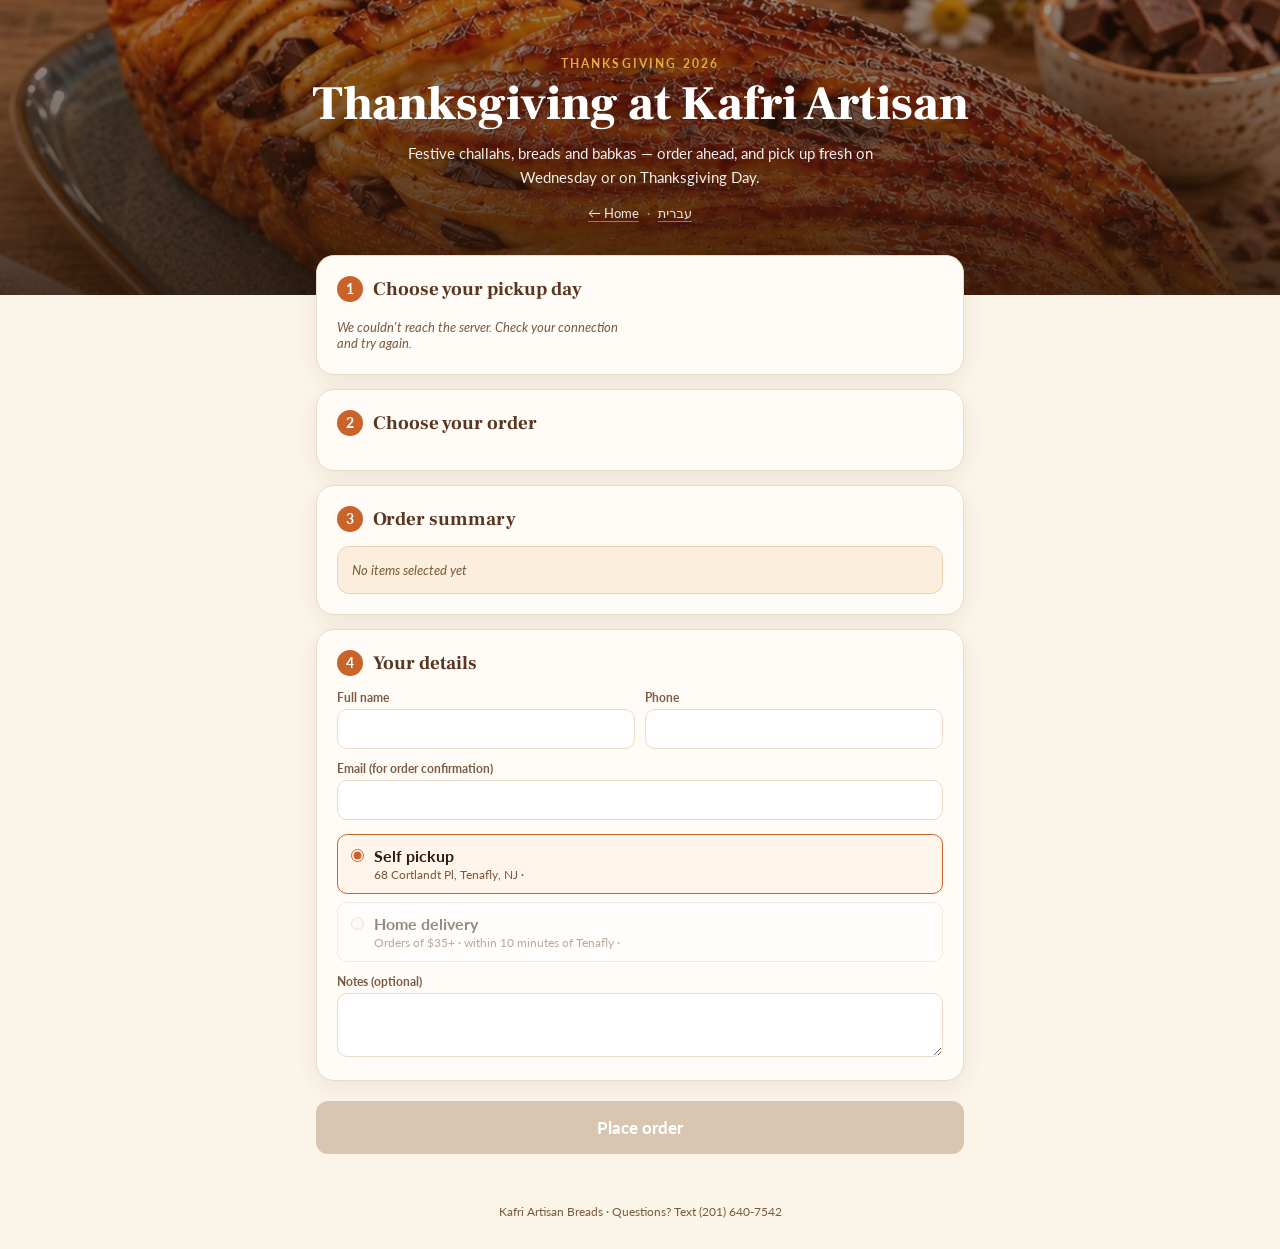
<file: catalog/order-tg-en.html>
<!DOCTYPE html>
<html lang="en" dir="ltr">
<head>
<meta charset="UTF-8">
<meta name="viewport" content="width=device-width, initial-scale=1.0">
<title>Thanksgiving Pre-Orders – Kafri Artisan Breads</title>
<meta name="theme-color" content="#3B2414">
<link rel="preconnect" href="https://fonts.googleapis.com">
<link rel="preconnect" href="https://fonts.gstatic.com" crossorigin>
<link href="https://fonts.googleapis.com/css2?family=Frank+Ruhl+Libre:wght@500;700;900&family=Heebo:wght@400;500;700&family=Lato:wght@400;700&display=swap" rel="stylesheet">
<style>
:root{
  --bark:#3B2414; --brown:#5A3620; --pumpkin:#C8642A; --pumpkin-d:#A84F1C; --gold:#E3A84B; --cream:#FBF4E8; --paper:#FFFCF7;
  --txt:#2E1C10; --txt2:#7A5A40; --line:#EADBC6; --warm:#FBEEDC; --green:#2E7D32; --green-bg:#E8F5E9; --red:#B03A2E;
}
*{box-sizing:border-box;margin:0;padding:0;}
body{background:var(--cream);color:var(--txt);font-family:'Lato',system-ui,sans-serif;min-height:100vh;}
html[lang="he"] body{font-family:'Heebo',system-ui,sans-serif;}
h1,h2,.stitle,.pname{font-family:'Frank Ruhl Libre',Georgia,serif;}
a{color:inherit;}

/* HERO */
.hero{position:relative;color:#fff;text-align:center;padding:56px 20px 74px;background:#3a2416 url('../images/thanksgiving-hero.jpg') center 45%/cover no-repeat;}
.hero::before{content:'';position:absolute;inset:0;background:linear-gradient(180deg,rgba(40,22,10,.45),rgba(40,22,10,.72) 70%,rgba(40,22,10,.85));}
.hero>*{position:relative;}
.eyebrow{font-size:12px;letter-spacing:.18em;text-transform:uppercase;color:var(--gold);font-weight:700;}
html[lang="he"] .eyebrow{letter-spacing:.05em;font-size:14px;}
.hero h1{font-size:clamp(34px,7vw,48px);font-weight:900;line-height:1.08;margin:8px 0 10px;}
.hero p{max-width:470px;margin:0 auto;font-size:15px;line-height:1.6;opacity:.92;}
.links{margin-top:16px;font-size:13px;}
.links a{color:rgba(255,255,255,.88);text-decoration:none;border-bottom:1px solid rgba(255,255,255,.4);}
.links span{opacity:.5;margin:0 8px;}

.main{position:relative;max-width:680px;margin:-40px auto 0;padding:0 16px 40px;}
.section{background:var(--paper);border:1px solid var(--line);border-radius:18px;padding:20px;margin-bottom:14px;box-shadow:0 6px 22px rgba(74,46,31,.08);}
.stitle{font-size:19px;font-weight:700;color:var(--brown);margin-bottom:14px;display:flex;align-items:center;gap:10px;}
.step{display:inline-flex;align-items:center;justify-content:center;width:26px;height:26px;border-radius:50%;background:var(--pumpkin);color:#fff;font-size:14px;font-family:'Lato',sans-serif;font-weight:700;flex-shrink:0;}

/* DAYS */
.days{display:grid;grid-template-columns:1fr 1fr;gap:10px;}
.day{border:2px solid var(--line);border-radius:14px;padding:14px;cursor:pointer;background:#fff;text-align:start;font:inherit;color:inherit;transition:border-color .2s,background .2s;}
.day:hover{border-color:var(--gold);}
.day.sel{border-color:var(--pumpkin);background:#FFF5EA;}
.day.off{opacity:.5;cursor:not-allowed;}
.day b{display:block;font-size:16px;color:var(--brown);}
.day small{display:block;font-size:12px;color:var(--txt2);margin-top:4px;line-height:1.5;}
.day .dnote{color:var(--brown);font-style:italic;}
.day .tag{display:inline-block;margin-top:6px;font-size:11px;font-weight:700;color:var(--pumpkin-d);}
.day.off .tag{color:var(--red);}
@media(max-width:420px){.days{grid-template-columns:1fr;}}

/* PRODUCTS */
.prod{display:grid;grid-template-columns:76px 1fr auto;gap:12px;align-items:center;padding:12px 0;border-bottom:1px dashed var(--line);}
.prod:last-child{border-bottom:none;}
.pimg{width:76px;height:76px;border-radius:12px;object-fit:cover;background:var(--warm);display:flex;align-items:center;justify-content:center;font-size:26px;}
.pname{font-size:17px;font-weight:700;color:var(--txt);line-height:1.25;}
.badges{display:flex;gap:4px;flex-wrap:wrap;margin-top:4px;}
.badge{font-size:10px;font-weight:700;padding:2px 7px;border-radius:9px;background:var(--warm);color:var(--pumpkin-d);border:1px solid #F0D2AE;}
.badge.new{background:var(--pumpkin);color:#fff;border-color:var(--pumpkin);}
.pdesc{font-size:12.5px;color:var(--txt2);line-height:1.5;margin-top:5px;}
.remain{font-size:11px;font-weight:700;color:var(--pumpkin-d);margin-top:4px;}
.sold{font-size:11px;font-weight:700;color:var(--red);margin-top:4px;}
.side{display:flex;flex-direction:column;align-items:center;gap:6px;}
.price{font-size:16px;font-weight:700;color:var(--pumpkin-d);}
.qty{display:flex;align-items:center;border:1px solid var(--line);border-radius:22px;overflow:hidden;background:#fff;}
.qbtn{width:32px;height:32px;border:none;background:none;font-size:18px;color:var(--pumpkin);cursor:pointer;}
.qbtn:disabled{opacity:.3;cursor:not-allowed;}
.qnum{min-width:24px;text-align:center;font-weight:700;}
.prod.soldout .pname{opacity:.5;text-decoration:line-through;}
.prod.hl{background:#FFF5EA;border-radius:12px;}

/* SUMMARY + FIELDS */
.sumbox{background:var(--warm);border:1px solid #F0D2AE;border-radius:12px;padding:12px 14px;}
.sr{display:flex;justify-content:space-between;font-size:14px;padding:3px 0;}
.sr.empty{color:var(--txt2);font-style:italic;font-size:13px;}
.sdiv{border:none;border-top:1px solid #F0D2AE;margin:8px 0;}
.stot{font-size:17px;font-weight:700;color:var(--brown);}
.fg{display:flex;flex-direction:column;gap:12px;}
.fr{display:grid;grid-template-columns:1fr 1fr;gap:10px;}
@media(max-width:460px){.fr{grid-template-columns:1fr;}}
.fi label{display:block;font-size:12px;font-weight:700;color:var(--txt2);margin-bottom:4px;}
.fi input,.fi textarea{width:100%;padding:10px 12px;border:1px solid var(--line);border-radius:10px;font:inherit;font-size:15px;background:#fff;outline:none;}
.fi input:focus,.fi textarea:focus{border-color:var(--pumpkin);box-shadow:0 0 0 3px rgba(200,100,42,.14);}
.fi textarea{min-height:64px;resize:vertical;}
.ro{display:flex;gap:10px;align-items:flex-start;padding:11px 13px;border:1px solid var(--line);border-radius:10px;cursor:pointer;background:#fff;margin-bottom:8px;}
.ro.sel{border-color:var(--pumpkin);background:#FFF5EA;}
.ro.disabled{opacity:.5;cursor:not-allowed;}
.ro input{margin-top:3px;accent-color:var(--pumpkin);}
.ro .sub{font-size:12px;color:var(--txt2);margin-top:2px;}
.subbtn{width:100%;padding:16px;border:none;border-radius:12px;background:var(--pumpkin);color:#fff;font:inherit;font-size:17px;font-weight:700;cursor:pointer;margin-top:6px;}
.subbtn:hover{background:var(--pumpkin-d);}
.subbtn:disabled{background:#D9C6B0;cursor:not-allowed;}

/* CLOSED + THANK YOU */
.screen{display:none;}
.screen.show{display:block;}
.center{text-align:center;}
.big{font-size:46px;margin-bottom:8px;}
.tytitle{font-size:24px;font-weight:700;color:var(--brown);font-family:'Frank Ruhl Libre',serif;}
.tysub{font-size:14px;color:var(--txt2);line-height:1.9;margin-top:8px;}
.pay{display:grid;gap:10px;margin-top:12px;}
.paybtn{display:flex;align-items:center;justify-content:center;gap:8px;padding:14px;border-radius:12px;font-weight:700;font-size:15px;text-decoration:none;border:1px solid var(--line);background:#fff;color:var(--txt);cursor:pointer;font-family:inherit;}
.paybtn.venmo{background:#008CFF;border-color:#008CFF;color:#fff;}
.ghost{display:block;width:100%;text-align:center;padding:13px;border:1px solid var(--line);border-radius:12px;background:none;font:inherit;font-weight:700;color:var(--txt2);cursor:pointer;text-decoration:none;margin-top:8px;}
.foot{text-align:center;font-size:12px;color:var(--txt2);padding:10px 16px 30px;}
.optin{display:flex;gap:8px;align-items:flex-start;font-size:13px;color:var(--txt2);cursor:pointer;}
.optin input{margin-top:2px;accent-color:var(--pumpkin);width:16px;height:16px;}
.ltr{direction:ltr;unicode-bidi:isolate;}
</style>
</head>
<body>

<header class="hero">
  <div class="eyebrow" id="eyebrow"></div>
  <h1 id="h1"></h1>
  <p id="tagline"></p>
  <div class="links"><a id="home-link" href="#"></a><span>·</span><a id="lang-link" href="#"></a></div>
</header>

<div class="main">
  <!-- CLOSED -->
  <div class="screen section center" id="closed">
    <div class="big">🍂</div>
    <div class="tytitle" id="closed-title"></div>
    <p class="tysub" id="closed-msg"></p>
    <a class="ghost" id="closed-home" href="#"></a>
  </div>

  <!-- THANK YOU -->
  <div class="screen" id="ty">
    <div class="section center">
      <div class="big">🎉</div>
      <div class="tytitle" id="ty-title"></div>
      <p class="tysub" id="ty-sub"></p>
    </div>
    <div class="section"><div class="stitle" id="ty-sum-title"></div><div class="sumbox" id="ty-sum"></div></div>
    <div class="section">
      <div class="stitle" id="ty-pay-title"></div>
      <p id="ty-pay-amount" style="font-size:14px;color:var(--txt2);"></p>
      <div class="pay">
        <a class="paybtn venmo" id="venmo" target="_blank" rel="noopener"></a>
        <button class="paybtn" id="zelle" type="button"></button>
      </div>
      <p id="ty-pay-note" style="font-size:12px;color:var(--txt2);text-align:center;margin-top:8px;"></p>
    </div>
    <a class="ghost" id="ty-home" href="#"></a>
  </div>

  <!-- FORM -->
  <div class="screen show" id="form">
    <div class="section">
      <div class="stitle"><span class="step">1</span><span id="t-day"></span></div>
      <div class="days" id="days"><p class="sr empty" id="loading"></p></div>
    </div>
    <div class="section">
      <div class="stitle"><span class="step">2</span><span id="t-prod"></span></div>
      <div id="products"></div>
    </div>
    <div class="section">
      <div class="stitle"><span class="step">3</span><span id="t-sum"></span></div>
      <div class="sumbox" id="summary"></div>
    </div>
    <div class="section">
      <div class="stitle"><span class="step">4</span><span id="t-details"></span></div>
      <div class="fg">
        <div class="fr">
          <div class="fi"><label id="l-name"></label><input id="f-name" autocomplete="name"></div>
          <div class="fi"><label id="l-phone"></label><input id="f-phone" type="tel" autocomplete="tel"></div>
        </div>
        <div class="fi"><label id="l-email"></label><input id="f-email" type="email" autocomplete="email"></div>
        <label class="optin" id="optin-wrap" style="display:none"><input type="checkbox" id="f-optin"> <span id="l-optin"></span></label>
      </div>
      <div style="height:14px"></div>
      <label class="ro sel" id="opt-pickup"><input type="radio" name="dlv" value="pickup" checked><div><b id="t-pickup"></b><div class="sub" id="t-pickup-sub"></div></div></label>
      <label class="ro" id="opt-delivery"><input type="radio" name="dlv" value="delivery"><div><b id="t-delivery"></b><div class="sub" id="t-delivery-sub"></div></div></label>
      <div class="fi" id="addr-wrap" style="display:none;margin-top:6px;"><label id="l-addr"></label><input id="f-addr" autocomplete="street-address"></div>
      <div class="fi" style="margin-top:12px;"><label id="l-notes"></label><textarea id="f-notes"></textarea></div>
    </div>
    <button class="subbtn" id="submit" disabled></button>
  </div>
</div>
<div class="foot" id="foot"></div>

<script>
const IS_HE = false;
const SCRIPT_URL = 'https://script.google.com/macros/s/AKfycbzzdF03GIEPXnSFvwKc5II8BhyXX4QUGljF9IRlkOvewwQh6X70_gsh7iogZbrBhB4vUg/exec';
const CFG = {};
const FORM_NAME = CFG.form || (IS_HE ? 'tg-he' : 'tg-en');
const PLACE = CFG.place || '68 Cortlandt Pl, Tenafly, NJ';
const VENMO_LINK = 'https://venmo.com/code?user_id=4416788448151226881&created=1791152174';
const ZELLE_TO = 'tenebit.soft@gmail.com';
const DELIVERY_MIN = 35;
const DAY_NOTES = { '2026-11-25': { he: 'הכל מוכן לשולחן החג, בלי לרוץ ביום החג', en: 'Everything ready for the holiday table, no Thanksgiving Day rush' } };
const PRODUCTS = [{"id": "tg-challah-shabbat", "img": "challah-shabbat", "price": 12, "nameHe": "חלת חג", "nameEn": "Holiday Challah", "badgesHe": ["פרווה"], "badgesEn": ["Parve"], "descHe": "חלה פרווה רכה ואוורירית במיוחד (בשיטת טנגז׳ונג), במתיקות עדינה של דבש ונגיעת קינמון.", "descEn": "An extra-soft, pillowy pareve challah (tangzhong method), gently sweetened with honey and a hint of cinnamon."}, {"id": "tg-challah-pumpkin", "img": "tg-challah-pumpkin", "price": 12, "nameHe": "חלת דלעת", "nameEn": "Pumpkin Challah", "badgesHe": ["חדש", "פרווה"], "badgesEn": ["New", "Parve"], "descHe": "חלה רכה וזהובה עם מחית דלעת, מעוטרת בגרעיני דלעת. חלה חגיגית לשולחן החג.", "descEn": "A soft, golden challah made with pumpkin purée and topped with pumpkin seeds. A festive centerpiece for the holiday table."}, {"id": "tg-nuts", "img": "nuts", "price": 10, "nameHe": "מחמצת אגוזים", "nameEn": "Walnut Sourdough", "badgesHe": ["פרווה"], "badgesEn": ["Parve"], "descHe": "מחמצת קמח מלא עם אגוזי מלך — עשירה, אגוזית ומשביעה.", "descEn": "Whole wheat sourdough with walnuts — rich, nutty and satisfying."}, {"id": "tg-african", "img": "baker-special", "price": 12, "nameHe": "לחם אפריקאי (נלסון)", "nameEn": "African Bread (Nelson)", "badgesHe": ["פרווה"], "badgesEn": ["Parve"], "descHe": "לחם תבנית בסגנון אפריקאי — קמח מלא, סובין ושיבולת שועל, עם נגיעה של דבש. רך, מלא בדגנים, ומושלם לכריכים.", "descEn": "A hearty African-style tin loaf with whole wheat, bran and oats and a touch of honey. Soft, full of whole grains, and perfect for sandwiches."}, {"id": "tg-babka-choco", "img": "babka-choco-whole", "price": 17, "nameHe": "בבקת שוקולד", "nameEn": "Chocolate Babka", "badgesHe": ["עוגה שלמה"], "badgesEn": ["Whole cake"], "descHe": "צמה מרשימה עם שכבות של שוקולד עשיר. מושלמת לאירוח.", "descEn": "An impressive braid with layers of rich chocolate. Perfect for entertaining."}, {"id": "tg-babka-pumpkin", "img": "tg-babka-pumpkin", "price": 17, "nameHe": "בבקת דלעת", "nameEn": "Pumpkin Babka", "badgesHe": ["חדש", "עוגה שלמה"], "badgesEn": ["New", "Whole cake"], "descHe": "בבקה חגיגית בבצק דלעת זהוב, עם שכבות של שוקולד מריר.", "descEn": "A festive babka made with golden pumpkin dough and layers of dark chocolate."}, {"id": "tg-cookie3", "img": "tg-cookie3", "price": 10, "nameHe": "עוגיות תפוחים (שקית של 3)", "nameEn": "Apple Cookies (bag of 3)", "badgesHe": ["חלבי"], "badgesEn": ["Dairy"], "descHe": "שיבולת שועל, מייפל, סוכר חום, קינמון ותפוחים מיובשים, בעוגייה גדולה ועשירה עם מתיקות של סתיו.", "descEn": "Oats, maple, brown sugar, cinnamon and dried apples in one big, rich cookie with all the sweetness of fall."}].map(p => Object.assign({}, p, CFG.prices && CFG.prices[p.id] != null ? { price: CFG.prices[p.id] } : {}));
const T = IS_HE ? {
  eyebrow:'חג ההודיה 2026', h1:'חג ההודיה ב-Kafri Artisan', tagline:'חלות, לחמים ובבקות חגיגיים — מזמינים מראש, ואוספים טרי ביום רביעי או ביום החג.',
  home:'→ דף הבית', homeHref:'../he/', other:'English', otherHref:'order-tg-en.html',
  loading:'טוען את ימי האיסוף…', day:'בחרו יום איסוף', prod:'בחרו מה להזמין', sum:'סיכום ההזמנה', details:'פרטים ואופן קבלה',
  pickupDay:'איסוף', open:'פתוח להזמנות', closed:'ההזמנות ליום הזה סגורות', soldout:'אזל', left:n=>`נשארו ${n}`,
  empty:'עוד לא נבחרו מוצרים', total:'סה"כ', name:'שם מלא', phone:'טלפון', email:'אימייל (לאישור הזמנה)',
  pickup:'איסוף עצמי', pickupSub:h=>`${PLACE} · ${h}`, delivery:'משלוח עד הבית', deliverySub:h=>`בהזמנה מ-$35 · עד 10 דקות מטנאפליי · ${h}`,
  addr:'כתובת למשלוח', notes:'הערות (לא חובה)', submit:'שליחת הזמנה', sending:'שולח…',
  chooseDay:'נא לבחור יום איסוף.', needName:'נא למלא שם מלא.', needPhone:'נא למלא טלפון.', needAddr:'נא למלא כתובת למשלוח.', needItems:'נא לבחור לפחות מוצר אחד.',
  dlvMin:'משלוח זמין להזמנות מ-$35 ומעלה.', err:'משהו השתבש בשליחת ההזמנה. נסו שוב או כתבו לנו בוואטסאפ.', net:'לא הצלחנו להגיע לשרת. בדקו חיבור ונסו שוב.',
  dayClosed:'ההזמנות ליום שבחרתם נסגרו. נא לבחור יום אחר.', soldMsg:(n,r)=>`נשארו רק ${r} של "${n}". נא לעדכן את הכמות.`, unavail:n=>`"${n}" לא זמין ביום הזה.`,
  closedTitle:'ההזמנות לחג ההודיה סגורות', tyTitle:n=>`תודה ${n}!`, confirmed:'ההזמנה התקבלה ואושרה! אין צורך לחכות לאישור נוסף.',
  tyDay:(d)=>`יום האיסוף: ${d}`, tyPickup:h=>`איסוף בין ${h} · ${PLACE}`, tyDelivery:h=>`המשלוח יגיע אליכם בין ${h}.`, tyEmail:e=>`אישור הזמנה נשלח למייל ${e}`,
  sumTitle:'סיכום הזמנה', payTitle:'תשלום', payAmount:a=>`סכום לתשלום: <b style="font-size:18px;color:var(--brown)">$${a}</b> — אפשר לשלם כבר עכשיו.`,
  venmo:a=>`תשלום $${a} ב-Venmo`, zelle:'Zelle', zelleMsg:a=>`תשלום ב-Zelle ל: ${ZELLE_TO}\nסכום: $${a}\n(הכתובת הועתקה)`, payNote:'בהערה בתשלום כתבו את שמכם ויום האיסוף',
  backHome:'חזרה לדף הבית', foot:'לחמים מכפרי · שאלות? הודעה ל-(201) 640-7542',
} : {
  eyebrow:'Thanksgiving 2026', h1:'Thanksgiving at Kafri Artisan', tagline:'Festive challahs, breads and babkas — order ahead, and pick up fresh on Wednesday or on Thanksgiving Day.',
  home:'← Home', homeHref:'../', other:'עברית', otherHref:'order-tg-he.html',
  loading:'Loading pickup days…', day:'Choose your pickup day', prod:'Choose your order', sum:'Order summary', details:'Your details',
  pickupDay:'Pickup', open:'Open for orders', closed:'Orders for this day are closed', soldout:'Sold out', left:n=>`Only ${n} left`,
  empty:'No items selected yet', total:'Total', name:'Full name', phone:'Phone', email:'Email (for order confirmation)',
  pickup:'Self pickup', pickupSub:h=>`${PLACE} · ${h}`, delivery:'Home delivery', deliverySub:h=>`Orders of $35+ · within 10 minutes of Tenafly · ${h}`,
  addr:'Delivery address', notes:'Notes (optional)', submit:'Place order', sending:'Sending…',
  chooseDay:'Please choose a pickup day.', needName:'Please enter your full name.', needPhone:'Please enter your phone number.', needAddr:'Please enter a delivery address.', needItems:'Please choose at least one item.',
  dlvMin:'Delivery is available for orders of $35 or more.', err:'Something went wrong sending your order. Please try again or message us on WhatsApp.', net:"We couldn't reach the server. Check your connection and try again.",
  dayClosed:'Orders for the day you chose are closed. Please choose another day.', soldMsg:(n,r)=>`Only ${r} left of "${n}". Please update the quantity.`, unavail:n=>`"${n}" isn't available on this day.`,
  closedTitle:'Thanksgiving orders are closed', tyTitle:n=>`Thank you, ${n}!`, confirmed:'Your order is received and confirmed! No need to wait for anything else.',
  tyDay:(d)=>`Pickup day: ${d}`, tyPickup:h=>`${/^from/.test(h) ? 'Pickup ' + h : 'Pickup between ' + h} · ${PLACE}`, tyDelivery:h=>`Your delivery will arrive between ${h}.`, tyEmail:e=>`A confirmation email is on its way to ${e}`,
  sumTitle:'Order summary', payTitle:'Payment', payAmount:a=>`Amount to pay: <b style="font-size:18px;color:var(--brown)">$${a}</b> — you can pay right now.`,
  venmo:a=>`Pay $${a} on Venmo`, zelle:'Zelle', zelleMsg:a=>`Pay with Zelle to: ${ZELLE_TO}\nAmount: $${a}\n(address copied)`, payNote:'Please add your name and pickup day in the payment note',
  backHome:'Back to home page', foot:'Kafri Artisan Breads · Questions? Text (201) 640-7542',
};

let DAYS = [], day = null, mode = 'pickup';
const qtys = {}; PRODUCTS.forEach(p => qtys[p.id] = 0);
const $ = id => document.getElementById(id);
const esc = s => String(s == null ? '' : s).replace(/[&<>"]/g, c => ({'&':'&amp;','<':'&lt;','>':'&gt;','"':'&quot;'}[c]));
const N = p => IS_HE ? p.nameHe : p.nameEn;

function initText() {
  $('eyebrow').textContent = T.eyebrow; $('h1').textContent = T.h1; $('tagline').textContent = T.tagline;
  $('home-link').textContent = T.home; $('home-link').href = T.homeHref; $('lang-link').textContent = T.other; $('lang-link').href = T.otherHref + location.search;
  $('loading').textContent = T.loading; $('t-day').textContent = T.day; $('t-prod').textContent = T.prod; $('t-sum').textContent = T.sum; $('t-details').textContent = T.details;
  $('l-name').textContent = T.name; $('l-phone').textContent = T.phone; $('l-email').textContent = T.email; $('l-addr').textContent = T.addr; $('l-notes').textContent = T.notes;
  $('t-pickup').textContent = T.pickup; $('t-delivery').textContent = T.delivery; $('submit').textContent = T.submit;
  $('ty-sum-title').textContent = T.sumTitle; $('ty-pay-title').textContent = T.payTitle; $('ty-pay-note').textContent = T.payNote;
  $('ty-home').textContent = T.backHome; $('ty-home').href = T.homeHref; $('closed-home').textContent = T.backHome; $('closed-home').href = T.homeHref;
  $('foot').textContent = T.foot;
  if (CFG.tagline) $('tagline').textContent = CFG.tagline;
  if (CFG.h1) $('h1').textContent = CFG.h1;
  if (CFG.optin) { $('optin-wrap').style.display = 'flex'; $('l-optin').textContent = CFG.optin; }
  if (CFG.eyebrow) $('eyebrow').textContent = CFG.eyebrow;
  if (CFG.homeHref) { ['home-link', 'ty-home', 'closed-home'].forEach(id => $(id).href = CFG.homeHref);
    $('home-link').textContent = CFG.homeLink; $('ty-home').textContent = CFG.homeButton; $('closed-home').textContent = CFG.homeButton; }
  if (CFG.noLang) { $('lang-link').remove(); document.querySelector('.links span').remove(); }
  if (CFG.pickupOnly) { $('opt-delivery').remove(); $('addr-wrap').remove(); }
  try { const s = JSON.parse(localStorage.getItem('lm_customer') || 'null'); if (s) { $('f-name').value = s.name || ''; $('f-phone').value = s.phone || ''; $('f-email').value = s.email || ''; } } catch (e) {}
}

async function load() {
  try {
    const res = await fetch(SCRIPT_URL + '?action=bakeday&line=thanksgiving&form=' + FORM_NAME);
    const d = await res.json();
    if (!d.success) throw new Error(d.error);
    DAYS = d.days || [];
    if (!DAYS.some(x => x.open)) return showClosed(d);
    if (!day || !DAYS.find(x => x.date === day && x.open)) day = (DAYS.find(x => x.open) || {}).date;
    renderDays(); renderProducts(); refresh();
  } catch (e) {
    $('loading').textContent = T.net;
  }
}
function showClosed(d) {
  $('form').classList.remove('show'); $('closed').classList.add('show');
  $('closed-title').textContent = T.closedTitle;
  $('closed-msg').textContent = (IS_HE ? d.msgHe : d.msgEn) || '';
}
function cur() { return DAYS.find(x => x.date === day) || null; }
function hours() { const c = cur(); return c ? (IS_HE ? c.hoursHe : c.hoursEn) : ''; }

function renderDays() {
  $('days').innerHTML = DAYS.map(d => `<button type="button" class="day ${d.date === day ? 'sel' : ''} ${d.open ? '' : 'off'}" ${d.open ? `onclick="pickDay('${d.date}')"` : 'disabled'}>
      <b>${esc(IS_HE ? d.dateHe : d.dateEn)}</b>
      <small>${T.pickupDay} <span class="ltr">${esc(IS_HE ? d.hoursHe : d.hoursEn)}</span></small>
      ${!CFG.form && DAY_NOTES[d.date] ? `<small class="dnote">${esc(DAY_NOTES[d.date][IS_HE ? 'he' : 'en'])}</small>` : ''}
      <span class="tag">${d.open ? T.open : T.closed}</span></button>`).join('');
}
function pickDay(d) { day = d; renderDays(); renderProducts(); refresh(); }

function renderProducts() {
  const c = cur(); const stock = c ? c.stock || {} : {};
  $('products').innerHTML = PRODUCTS.filter(p => stock[p.id]).map(p => {
    const s = stock[p.id]; const out = s.remaining <= 0 || s.blocked;
    if (out) qtys[p.id] = 0; else if (qtys[p.id] > s.remaining) qtys[p.id] = s.remaining;
    const badges = (IS_HE ? p.badgesHe : p.badgesEn) || [];
    return `<div class="prod ${out ? 'soldout' : ''}" id="row-${p.id}">
      ${p.img ? `<img class="pimg" src="../images/products/${p.img}.jpg" alt="${esc(N(p))}" loading="lazy">` : `<div class="pimg">🍎</div>`}
      <div>
        <div class="pname">${esc(N(p))}</div>
        ${badges.length ? `<div class="badges">${badges.map(b => `<span class="badge ${/^(חדש|New)$/.test(b) ? 'new' : ''}">${esc(b)}</span>`).join('')}</div>` : ''}
        <div class="pdesc">${esc(IS_HE ? p.descHe : p.descEn)}</div>
        ${out ? `<div class="sold">${T.soldout}</div>` : (s.remaining <= 4 ? `<div class="remain">${T.left(s.remaining)}</div>` : '')}
      </div>
      <div class="side"><div class="price">$${p.price}</div>
        <div class="qty"><button class="qbtn" type="button" onclick="chQty('${p.id}',-1)" ${out ? 'disabled' : ''}>−</button>
        <div class="qnum" id="q-${p.id}">${qtys[p.id]}</div>
        <button class="qbtn" type="button" onclick="chQty('${p.id}',1)" ${out ? 'disabled' : ''}>+</button></div></div>
    </div>`;
  }).join('');
}
function chQty(id, d) {
  const s = (cur() || {}).stock?.[id]; if (!s) return;
  const n = Math.max(0, Math.min(s.remaining, qtys[id] + d));
  qtys[id] = n; $('q-' + id).textContent = n; refresh();
}
function total() { return PRODUCTS.reduce((a, p) => a + p.price * (qtys[p.id] || 0), 0); }
function refresh() {
  const sel = PRODUCTS.filter(p => qtys[p.id] > 0);
  $('summary').innerHTML = sel.length
    ? sel.map(p => `<div class="sr"><span>${esc(N(p))} × ${qtys[p.id]}</span><span>$${p.price * qtys[p.id]}</span></div>`).join('') +
      `<hr class="sdiv"><div class="sr stot"><span>${T.total}</span><span>$${total()}</span></div>`
    : `<p class="sr empty">${T.empty}</p>`;
  const h = hours();
  $('t-pickup-sub').innerHTML = `<span class="ltr">${esc(T.pickupSub(h))}</span>`;
  if (CFG.pickupOnly) { $('submit').disabled = !sel.length || !day; return; }
  $('t-delivery-sub').textContent = T.deliverySub(h);
  const canDeliver = total() >= DELIVERY_MIN;
  $('opt-delivery').classList.toggle('disabled', !canDeliver);
  $('opt-delivery').querySelector('input').disabled = !canDeliver;
  if (!canDeliver && mode === 'delivery') setMode('pickup');
  $('submit').disabled = !sel.length || !day;
}
function setMode(m) {
  mode = m;
  if (CFG.pickupOnly) { mode = 'pickup'; return; }
  $('opt-pickup').classList.toggle('sel', m === 'pickup'); $('opt-delivery').classList.toggle('sel', m === 'delivery');
  $('opt-pickup').querySelector('input').checked = m === 'pickup'; $('opt-delivery').querySelector('input').checked = m === 'delivery';
  $('addr-wrap').style.display = m === 'delivery' ? 'block' : 'none';
}
$('opt-pickup').addEventListener('click', () => setMode('pickup'));
if (!CFG.pickupOnly) $('opt-delivery').addEventListener('click', e => { if (total() < DELIVERY_MIN) { e.preventDefault(); return; } setMode('delivery'); });

async function submit() {
  const name = $('f-name').value.trim(), phone = $('f-phone').value.trim(), email = $('f-email').value.trim();
  const addr = CFG.pickupOnly ? '' : $('f-addr').value.trim(), notes = $('f-notes').value.trim();
  if (!day) return alert(T.chooseDay);
  if (!PRODUCTS.some(p => qtys[p.id] > 0)) return alert(T.needItems);
  if (!name) return alert(T.needName);
  if (!phone) return alert(T.needPhone);
  if (mode === 'delivery' && total() < DELIVERY_MIN) return alert(T.dlvMin);
  if (mode === 'delivery' && !addr) return alert(T.needAddr);
  try { localStorage.setItem('lm_customer', JSON.stringify({ name, phone, email })); } catch (e) {}
  const btn = $('submit'); btn.disabled = true; btn.textContent = T.sending;
  const params = new URLSearchParams({ name, phone, email, addr: mode === 'delivery' ? addr : '', notes, total: total(), lang: IS_HE ? 'he' : 'en',
    form: FORM_NAME, bakeDate: day, delivery: mode === 'delivery' ? (IS_HE ? 'משלוח' : 'Delivery') : (IS_HE ? 'איסוף עצמי' : 'Self Pickup') });
  PRODUCTS.forEach(p => params.append('qty_' + p.id, qtys[p.id] || 0));
  if (CFG.optin) params.set('optin', $('f-optin').checked ? 'yes' : 'no');
  const reset = () => { btn.disabled = false; btn.textContent = T.submit; };
  try {
    const d = await (await fetch(SCRIPT_URL + '?' + params.toString(), { method: 'GET', redirect: 'follow' })).json();
    if (d.success) return thanks(d, name, email);
    const p = PRODUCTS.find(x => x.id === d.product);
    if (d.error === 'day_closed') alert(T.dayClosed);
    else if (d.error === 'sold_out') alert(T.soldMsg(p ? N(p) : '', d.remaining));
    else if (d.error === 'unavailable') alert(T.unavail(p ? N(p) : ''));
    else if (d.error === 'delivery_minimum') alert(T.dlvMin);
    else alert(T.err + '\n\n' + (d.error || ''));
    reset(); load();
  } catch (e) { alert(T.net); reset(); }
}
$('submit').addEventListener('click', submit);

function thanks(d, name, email) {
  const sel = PRODUCTS.filter(p => qtys[p.id] > 0);
  const amount = typeof d.total === 'number' ? d.total : total();
  const h = (IS_HE ? d.hoursHe : d.hoursEn) || hours();
  $('form').classList.remove('show'); $('ty').classList.add('show');
  $('ty-title').textContent = T.tyTitle(name.split(/\s+/)[0]);
  const lines = [T.confirmed, T.tyDay(IS_HE ? d.bakeDateHe : d.bakeDateEn), mode === 'delivery' ? T.tyDelivery(h) : T.tyPickup(h), email ? T.tyEmail(email) : ''].filter(Boolean);
  $('ty-sub').innerHTML = lines.map(l => esc(l).split(esc(PLACE)).join('\u0001').replace(/(\S+@\S+|\d{1,2}:\d{2}\D+\d{1,2}:\d{2}( [AP]M)?)/g, '<bdi>$1</bdi>').split('\u0001').join('<bdi>' + esc(PLACE) + '</bdi>')).join('<br>');
  $('ty-sum').innerHTML = sel.map(p => `<div class="sr"><span>${esc(N(p))} × ${qtys[p.id]}</span><span>$${p.price * qtys[p.id]}</span></div>`).join('') +
    `<hr class="sdiv"><div class="sr stot"><span>${T.total}</span><span>$${amount}</span></div>`;
  $('ty-pay-amount').innerHTML = T.payAmount(amount);
  $('venmo').href = VENMO_LINK; $('venmo').textContent = '💜 ' + T.venmo(amount);
  $('zelle').innerHTML = `💙 Zelle <span class="ltr" style="font-weight:400;font-size:13px">${ZELLE_TO}</span>`;
  $('zelle').onclick = () => { try { navigator.clipboard.writeText(ZELLE_TO); } catch (e) {} alert(T.zelleMsg(amount)); };
  window.scrollTo(0, 0);
}

initText(); setMode('pickup'); refresh(); load();
</script>
</body>
</html>
</file>
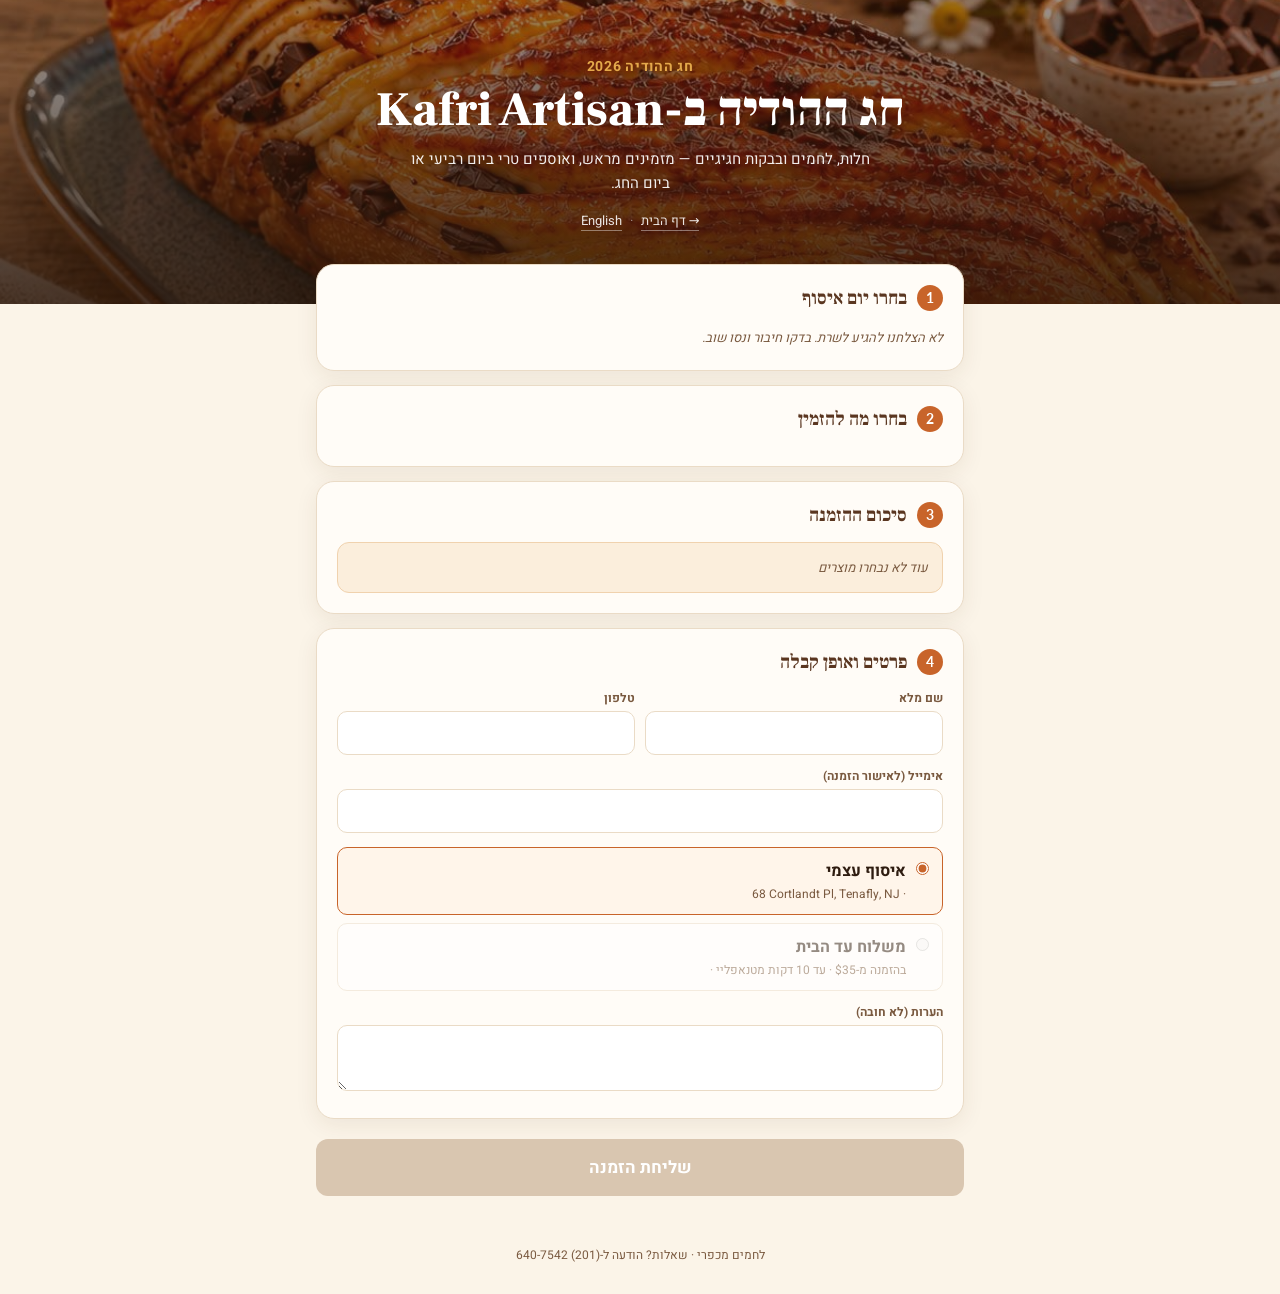
<file: catalog/order-tg-he.html>
<!DOCTYPE html>
<html lang="he" dir="rtl">
<head>
<meta charset="UTF-8">
<meta name="viewport" content="width=device-width, initial-scale=1.0">
<title>הזמנות לחג ההודיה – לחמים מכפרי</title>
<meta name="theme-color" content="#3B2414">
<link rel="preconnect" href="https://fonts.googleapis.com">
<link rel="preconnect" href="https://fonts.gstatic.com" crossorigin>
<link href="https://fonts.googleapis.com/css2?family=Frank+Ruhl+Libre:wght@500;700;900&family=Heebo:wght@400;500;700&family=Lato:wght@400;700&display=swap" rel="stylesheet">
<style>
:root{
  --bark:#3B2414; --brown:#5A3620; --pumpkin:#C8642A; --pumpkin-d:#A84F1C; --gold:#E3A84B; --cream:#FBF4E8; --paper:#FFFCF7;
  --txt:#2E1C10; --txt2:#7A5A40; --line:#EADBC6; --warm:#FBEEDC; --green:#2E7D32; --green-bg:#E8F5E9; --red:#B03A2E;
}
*{box-sizing:border-box;margin:0;padding:0;}
body{background:var(--cream);color:var(--txt);font-family:'Lato',system-ui,sans-serif;min-height:100vh;}
html[lang="he"] body{font-family:'Heebo',system-ui,sans-serif;}
h1,h2,.stitle,.pname{font-family:'Frank Ruhl Libre',Georgia,serif;}
a{color:inherit;}

/* HERO */
.hero{position:relative;color:#fff;text-align:center;padding:56px 20px 74px;background:#3a2416 url('../images/thanksgiving-hero.jpg') center 45%/cover no-repeat;}
.hero::before{content:'';position:absolute;inset:0;background:linear-gradient(180deg,rgba(40,22,10,.45),rgba(40,22,10,.72) 70%,rgba(40,22,10,.85));}
.hero>*{position:relative;}
.eyebrow{font-size:12px;letter-spacing:.18em;text-transform:uppercase;color:var(--gold);font-weight:700;}
html[lang="he"] .eyebrow{letter-spacing:.05em;font-size:14px;}
.hero h1{font-size:clamp(34px,7vw,48px);font-weight:900;line-height:1.08;margin:8px 0 10px;}
.hero p{max-width:470px;margin:0 auto;font-size:15px;line-height:1.6;opacity:.92;}
.links{margin-top:16px;font-size:13px;}
.links a{color:rgba(255,255,255,.88);text-decoration:none;border-bottom:1px solid rgba(255,255,255,.4);}
.links span{opacity:.5;margin:0 8px;}

.main{position:relative;max-width:680px;margin:-40px auto 0;padding:0 16px 40px;}
.section{background:var(--paper);border:1px solid var(--line);border-radius:18px;padding:20px;margin-bottom:14px;box-shadow:0 6px 22px rgba(74,46,31,.08);}
.stitle{font-size:19px;font-weight:700;color:var(--brown);margin-bottom:14px;display:flex;align-items:center;gap:10px;}
.step{display:inline-flex;align-items:center;justify-content:center;width:26px;height:26px;border-radius:50%;background:var(--pumpkin);color:#fff;font-size:14px;font-family:'Lato',sans-serif;font-weight:700;flex-shrink:0;}

/* DAYS */
.days{display:grid;grid-template-columns:1fr 1fr;gap:10px;}
.day{border:2px solid var(--line);border-radius:14px;padding:14px;cursor:pointer;background:#fff;text-align:start;font:inherit;color:inherit;transition:border-color .2s,background .2s;}
.day:hover{border-color:var(--gold);}
.day.sel{border-color:var(--pumpkin);background:#FFF5EA;}
.day.off{opacity:.5;cursor:not-allowed;}
.day b{display:block;font-size:16px;color:var(--brown);}
.day small{display:block;font-size:12px;color:var(--txt2);margin-top:4px;line-height:1.5;}
.day .dnote{color:var(--brown);font-style:italic;}
.day .tag{display:inline-block;margin-top:6px;font-size:11px;font-weight:700;color:var(--pumpkin-d);}
.day.off .tag{color:var(--red);}
@media(max-width:420px){.days{grid-template-columns:1fr;}}

/* PRODUCTS */
.prod{display:grid;grid-template-columns:76px 1fr auto;gap:12px;align-items:center;padding:12px 0;border-bottom:1px dashed var(--line);}
.prod:last-child{border-bottom:none;}
.pimg{width:76px;height:76px;border-radius:12px;object-fit:cover;background:var(--warm);display:flex;align-items:center;justify-content:center;font-size:26px;}
.pname{font-size:17px;font-weight:700;color:var(--txt);line-height:1.25;}
.badges{display:flex;gap:4px;flex-wrap:wrap;margin-top:4px;}
.badge{font-size:10px;font-weight:700;padding:2px 7px;border-radius:9px;background:var(--warm);color:var(--pumpkin-d);border:1px solid #F0D2AE;}
.badge.new{background:var(--pumpkin);color:#fff;border-color:var(--pumpkin);}
.pdesc{font-size:12.5px;color:var(--txt2);line-height:1.5;margin-top:5px;}
.remain{font-size:11px;font-weight:700;color:var(--pumpkin-d);margin-top:4px;}
.sold{font-size:11px;font-weight:700;color:var(--red);margin-top:4px;}
.side{display:flex;flex-direction:column;align-items:center;gap:6px;}
.price{font-size:16px;font-weight:700;color:var(--pumpkin-d);}
.qty{display:flex;align-items:center;border:1px solid var(--line);border-radius:22px;overflow:hidden;background:#fff;}
.qbtn{width:32px;height:32px;border:none;background:none;font-size:18px;color:var(--pumpkin);cursor:pointer;}
.qbtn:disabled{opacity:.3;cursor:not-allowed;}
.qnum{min-width:24px;text-align:center;font-weight:700;}
.prod.soldout .pname{opacity:.5;text-decoration:line-through;}
.prod.hl{background:#FFF5EA;border-radius:12px;}

/* SUMMARY + FIELDS */
.sumbox{background:var(--warm);border:1px solid #F0D2AE;border-radius:12px;padding:12px 14px;}
.sr{display:flex;justify-content:space-between;font-size:14px;padding:3px 0;}
.sr.empty{color:var(--txt2);font-style:italic;font-size:13px;}
.sdiv{border:none;border-top:1px solid #F0D2AE;margin:8px 0;}
.stot{font-size:17px;font-weight:700;color:var(--brown);}
.fg{display:flex;flex-direction:column;gap:12px;}
.fr{display:grid;grid-template-columns:1fr 1fr;gap:10px;}
@media(max-width:460px){.fr{grid-template-columns:1fr;}}
.fi label{display:block;font-size:12px;font-weight:700;color:var(--txt2);margin-bottom:4px;}
.fi input,.fi textarea{width:100%;padding:10px 12px;border:1px solid var(--line);border-radius:10px;font:inherit;font-size:15px;background:#fff;outline:none;}
.fi input:focus,.fi textarea:focus{border-color:var(--pumpkin);box-shadow:0 0 0 3px rgba(200,100,42,.14);}
.fi textarea{min-height:64px;resize:vertical;}
.ro{display:flex;gap:10px;align-items:flex-start;padding:11px 13px;border:1px solid var(--line);border-radius:10px;cursor:pointer;background:#fff;margin-bottom:8px;}
.ro.sel{border-color:var(--pumpkin);background:#FFF5EA;}
.ro.disabled{opacity:.5;cursor:not-allowed;}
.ro input{margin-top:3px;accent-color:var(--pumpkin);}
.ro .sub{font-size:12px;color:var(--txt2);margin-top:2px;}
.subbtn{width:100%;padding:16px;border:none;border-radius:12px;background:var(--pumpkin);color:#fff;font:inherit;font-size:17px;font-weight:700;cursor:pointer;margin-top:6px;}
.subbtn:hover{background:var(--pumpkin-d);}
.subbtn:disabled{background:#D9C6B0;cursor:not-allowed;}

/* CLOSED + THANK YOU */
.screen{display:none;}
.screen.show{display:block;}
.center{text-align:center;}
.big{font-size:46px;margin-bottom:8px;}
.tytitle{font-size:24px;font-weight:700;color:var(--brown);font-family:'Frank Ruhl Libre',serif;}
.tysub{font-size:14px;color:var(--txt2);line-height:1.9;margin-top:8px;}
.pay{display:grid;gap:10px;margin-top:12px;}
.paybtn{display:flex;align-items:center;justify-content:center;gap:8px;padding:14px;border-radius:12px;font-weight:700;font-size:15px;text-decoration:none;border:1px solid var(--line);background:#fff;color:var(--txt);cursor:pointer;font-family:inherit;}
.paybtn.venmo{background:#008CFF;border-color:#008CFF;color:#fff;}
.ghost{display:block;width:100%;text-align:center;padding:13px;border:1px solid var(--line);border-radius:12px;background:none;font:inherit;font-weight:700;color:var(--txt2);cursor:pointer;text-decoration:none;margin-top:8px;}
.foot{text-align:center;font-size:12px;color:var(--txt2);padding:10px 16px 30px;}
.optin{display:flex;gap:8px;align-items:flex-start;font-size:13px;color:var(--txt2);cursor:pointer;}
.optin input{margin-top:2px;accent-color:var(--pumpkin);width:16px;height:16px;}
.ltr{direction:ltr;unicode-bidi:isolate;}
</style>
</head>
<body>

<header class="hero">
  <div class="eyebrow" id="eyebrow"></div>
  <h1 id="h1"></h1>
  <p id="tagline"></p>
  <div class="links"><a id="home-link" href="#"></a><span>·</span><a id="lang-link" href="#"></a></div>
</header>

<div class="main">
  <!-- CLOSED -->
  <div class="screen section center" id="closed">
    <div class="big">🍂</div>
    <div class="tytitle" id="closed-title"></div>
    <p class="tysub" id="closed-msg"></p>
    <a class="ghost" id="closed-home" href="#"></a>
  </div>

  <!-- THANK YOU -->
  <div class="screen" id="ty">
    <div class="section center">
      <div class="big">🎉</div>
      <div class="tytitle" id="ty-title"></div>
      <p class="tysub" id="ty-sub"></p>
    </div>
    <div class="section"><div class="stitle" id="ty-sum-title"></div><div class="sumbox" id="ty-sum"></div></div>
    <div class="section">
      <div class="stitle" id="ty-pay-title"></div>
      <p id="ty-pay-amount" style="font-size:14px;color:var(--txt2);"></p>
      <div class="pay">
        <a class="paybtn venmo" id="venmo" target="_blank" rel="noopener"></a>
        <button class="paybtn" id="zelle" type="button"></button>
      </div>
      <p id="ty-pay-note" style="font-size:12px;color:var(--txt2);text-align:center;margin-top:8px;"></p>
    </div>
    <a class="ghost" id="ty-home" href="#"></a>
  </div>

  <!-- FORM -->
  <div class="screen show" id="form">
    <div class="section">
      <div class="stitle"><span class="step">1</span><span id="t-day"></span></div>
      <div class="days" id="days"><p class="sr empty" id="loading"></p></div>
    </div>
    <div class="section">
      <div class="stitle"><span class="step">2</span><span id="t-prod"></span></div>
      <div id="products"></div>
    </div>
    <div class="section">
      <div class="stitle"><span class="step">3</span><span id="t-sum"></span></div>
      <div class="sumbox" id="summary"></div>
    </div>
    <div class="section">
      <div class="stitle"><span class="step">4</span><span id="t-details"></span></div>
      <div class="fg">
        <div class="fr">
          <div class="fi"><label id="l-name"></label><input id="f-name" autocomplete="name"></div>
          <div class="fi"><label id="l-phone"></label><input id="f-phone" type="tel" autocomplete="tel"></div>
        </div>
        <div class="fi"><label id="l-email"></label><input id="f-email" type="email" autocomplete="email"></div>
        <label class="optin" id="optin-wrap" style="display:none"><input type="checkbox" id="f-optin"> <span id="l-optin"></span></label>
      </div>
      <div style="height:14px"></div>
      <label class="ro sel" id="opt-pickup"><input type="radio" name="dlv" value="pickup" checked><div><b id="t-pickup"></b><div class="sub" id="t-pickup-sub"></div></div></label>
      <label class="ro" id="opt-delivery"><input type="radio" name="dlv" value="delivery"><div><b id="t-delivery"></b><div class="sub" id="t-delivery-sub"></div></div></label>
      <div class="fi" id="addr-wrap" style="display:none;margin-top:6px;"><label id="l-addr"></label><input id="f-addr" autocomplete="street-address"></div>
      <div class="fi" style="margin-top:12px;"><label id="l-notes"></label><textarea id="f-notes"></textarea></div>
    </div>
    <button class="subbtn" id="submit" disabled></button>
  </div>
</div>
<div class="foot" id="foot"></div>

<script>
const IS_HE = true;
const SCRIPT_URL = 'https://script.google.com/macros/s/AKfycbzzdF03GIEPXnSFvwKc5II8BhyXX4QUGljF9IRlkOvewwQh6X70_gsh7iogZbrBhB4vUg/exec';
const CFG = {};
const FORM_NAME = CFG.form || (IS_HE ? 'tg-he' : 'tg-en');
const PLACE = CFG.place || '68 Cortlandt Pl, Tenafly, NJ';
const VENMO_LINK = 'https://venmo.com/code?user_id=4416788448151226881&created=1791152174';
const ZELLE_TO = 'tenebit.soft@gmail.com';
const DELIVERY_MIN = 35;
const DAY_NOTES = { '2026-11-25': { he: 'הכל מוכן לשולחן החג, בלי לרוץ ביום החג', en: 'Everything ready for the holiday table, no Thanksgiving Day rush' } };
const PRODUCTS = [{"id": "tg-challah-shabbat", "img": "challah-shabbat", "price": 12, "nameHe": "חלת חג", "nameEn": "Holiday Challah", "badgesHe": ["פרווה"], "badgesEn": ["Parve"], "descHe": "חלה פרווה רכה ואוורירית במיוחד (בשיטת טנגז׳ונג), במתיקות עדינה של דבש ונגיעת קינמון.", "descEn": "An extra-soft, pillowy pareve challah (tangzhong method), gently sweetened with honey and a hint of cinnamon."}, {"id": "tg-challah-pumpkin", "img": "tg-challah-pumpkin", "price": 12, "nameHe": "חלת דלעת", "nameEn": "Pumpkin Challah", "badgesHe": ["חדש", "פרווה"], "badgesEn": ["New", "Parve"], "descHe": "חלה רכה וזהובה עם מחית דלעת, מעוטרת בגרעיני דלעת. חלה חגיגית לשולחן החג.", "descEn": "A soft, golden challah made with pumpkin purée and topped with pumpkin seeds. A festive centerpiece for the holiday table."}, {"id": "tg-nuts", "img": "nuts", "price": 10, "nameHe": "מחמצת אגוזים", "nameEn": "Walnut Sourdough", "badgesHe": ["פרווה"], "badgesEn": ["Parve"], "descHe": "מחמצת קמח מלא עם אגוזי מלך — עשירה, אגוזית ומשביעה.", "descEn": "Whole wheat sourdough with walnuts — rich, nutty and satisfying."}, {"id": "tg-african", "img": "baker-special", "price": 12, "nameHe": "לחם אפריקאי (נלסון)", "nameEn": "African Bread (Nelson)", "badgesHe": ["פרווה"], "badgesEn": ["Parve"], "descHe": "לחם תבנית בסגנון אפריקאי — קמח מלא, סובין ושיבולת שועל, עם נגיעה של דבש. רך, מלא בדגנים, ומושלם לכריכים.", "descEn": "A hearty African-style tin loaf with whole wheat, bran and oats and a touch of honey. Soft, full of whole grains, and perfect for sandwiches."}, {"id": "tg-babka-choco", "img": "babka-choco-whole", "price": 17, "nameHe": "בבקת שוקולד", "nameEn": "Chocolate Babka", "badgesHe": ["עוגה שלמה"], "badgesEn": ["Whole cake"], "descHe": "צמה מרשימה עם שכבות של שוקולד עשיר. מושלמת לאירוח.", "descEn": "An impressive braid with layers of rich chocolate. Perfect for entertaining."}, {"id": "tg-babka-pumpkin", "img": "tg-babka-pumpkin", "price": 17, "nameHe": "בבקת דלעת", "nameEn": "Pumpkin Babka", "badgesHe": ["חדש", "עוגה שלמה"], "badgesEn": ["New", "Whole cake"], "descHe": "בבקה חגיגית בבצק דלעת זהוב, עם שכבות של שוקולד מריר.", "descEn": "A festive babka made with golden pumpkin dough and layers of dark chocolate."}, {"id": "tg-cookie3", "img": "tg-cookie3", "price": 10, "nameHe": "עוגיות תפוחים (שקית של 3)", "nameEn": "Apple Cookies (bag of 3)", "badgesHe": ["חלבי"], "badgesEn": ["Dairy"], "descHe": "שיבולת שועל, מייפל, סוכר חום, קינמון ותפוחים מיובשים, בעוגייה גדולה ועשירה עם מתיקות של סתיו.", "descEn": "Oats, maple, brown sugar, cinnamon and dried apples in one big, rich cookie with all the sweetness of fall."}].map(p => Object.assign({}, p, CFG.prices && CFG.prices[p.id] != null ? { price: CFG.prices[p.id] } : {}));
const T = IS_HE ? {
  eyebrow:'חג ההודיה 2026', h1:'חג ההודיה ב-Kafri Artisan', tagline:'חלות, לחמים ובבקות חגיגיים — מזמינים מראש, ואוספים טרי ביום רביעי או ביום החג.',
  home:'→ דף הבית', homeHref:'../he/', other:'English', otherHref:'order-tg-en.html',
  loading:'טוען את ימי האיסוף…', day:'בחרו יום איסוף', prod:'בחרו מה להזמין', sum:'סיכום ההזמנה', details:'פרטים ואופן קבלה',
  pickupDay:'איסוף', open:'פתוח להזמנות', closed:'ההזמנות ליום הזה סגורות', soldout:'אזל', left:n=>`נשארו ${n}`,
  empty:'עוד לא נבחרו מוצרים', total:'סה"כ', name:'שם מלא', phone:'טלפון', email:'אימייל (לאישור הזמנה)',
  pickup:'איסוף עצמי', pickupSub:h=>`${PLACE} · ${h}`, delivery:'משלוח עד הבית', deliverySub:h=>`בהזמנה מ-$35 · עד 10 דקות מטנאפליי · ${h}`,
  addr:'כתובת למשלוח', notes:'הערות (לא חובה)', submit:'שליחת הזמנה', sending:'שולח…',
  chooseDay:'נא לבחור יום איסוף.', needName:'נא למלא שם מלא.', needPhone:'נא למלא טלפון.', needAddr:'נא למלא כתובת למשלוח.', needItems:'נא לבחור לפחות מוצר אחד.',
  dlvMin:'משלוח זמין להזמנות מ-$35 ומעלה.', err:'משהו השתבש בשליחת ההזמנה. נסו שוב או כתבו לנו בוואטסאפ.', net:'לא הצלחנו להגיע לשרת. בדקו חיבור ונסו שוב.',
  dayClosed:'ההזמנות ליום שבחרתם נסגרו. נא לבחור יום אחר.', soldMsg:(n,r)=>`נשארו רק ${r} של "${n}". נא לעדכן את הכמות.`, unavail:n=>`"${n}" לא זמין ביום הזה.`,
  closedTitle:'ההזמנות לחג ההודיה סגורות', tyTitle:n=>`תודה ${n}!`, confirmed:'ההזמנה התקבלה ואושרה! אין צורך לחכות לאישור נוסף.',
  tyDay:(d)=>`יום האיסוף: ${d}`, tyPickup:h=>`איסוף בין ${h} · ${PLACE}`, tyDelivery:h=>`המשלוח יגיע אליכם בין ${h}.`, tyEmail:e=>`אישור הזמנה נשלח למייל ${e}`,
  sumTitle:'סיכום הזמנה', payTitle:'תשלום', payAmount:a=>`סכום לתשלום: <b style="font-size:18px;color:var(--brown)">$${a}</b> — אפשר לשלם כבר עכשיו.`,
  venmo:a=>`תשלום $${a} ב-Venmo`, zelle:'Zelle', zelleMsg:a=>`תשלום ב-Zelle ל: ${ZELLE_TO}\nסכום: $${a}\n(הכתובת הועתקה)`, payNote:'בהערה בתשלום כתבו את שמכם ויום האיסוף',
  backHome:'חזרה לדף הבית', foot:'לחמים מכפרי · שאלות? הודעה ל-(201) 640-7542',
} : {
  eyebrow:'Thanksgiving 2026', h1:'Thanksgiving at Kafri Artisan', tagline:'Festive challahs, breads and babkas — order ahead, and pick up fresh on Wednesday or on Thanksgiving Day.',
  home:'← Home', homeHref:'../', other:'עברית', otherHref:'order-tg-he.html',
  loading:'Loading pickup days…', day:'Choose your pickup day', prod:'Choose your order', sum:'Order summary', details:'Your details',
  pickupDay:'Pickup', open:'Open for orders', closed:'Orders for this day are closed', soldout:'Sold out', left:n=>`Only ${n} left`,
  empty:'No items selected yet', total:'Total', name:'Full name', phone:'Phone', email:'Email (for order confirmation)',
  pickup:'Self pickup', pickupSub:h=>`${PLACE} · ${h}`, delivery:'Home delivery', deliverySub:h=>`Orders of $35+ · within 10 minutes of Tenafly · ${h}`,
  addr:'Delivery address', notes:'Notes (optional)', submit:'Place order', sending:'Sending…',
  chooseDay:'Please choose a pickup day.', needName:'Please enter your full name.', needPhone:'Please enter your phone number.', needAddr:'Please enter a delivery address.', needItems:'Please choose at least one item.',
  dlvMin:'Delivery is available for orders of $35 or more.', err:'Something went wrong sending your order. Please try again or message us on WhatsApp.', net:"We couldn't reach the server. Check your connection and try again.",
  dayClosed:'Orders for the day you chose are closed. Please choose another day.', soldMsg:(n,r)=>`Only ${r} left of "${n}". Please update the quantity.`, unavail:n=>`"${n}" isn't available on this day.`,
  closedTitle:'Thanksgiving orders are closed', tyTitle:n=>`Thank you, ${n}!`, confirmed:'Your order is received and confirmed! No need to wait for anything else.',
  tyDay:(d)=>`Pickup day: ${d}`, tyPickup:h=>`${/^from/.test(h) ? 'Pickup ' + h : 'Pickup between ' + h} · ${PLACE}`, tyDelivery:h=>`Your delivery will arrive between ${h}.`, tyEmail:e=>`A confirmation email is on its way to ${e}`,
  sumTitle:'Order summary', payTitle:'Payment', payAmount:a=>`Amount to pay: <b style="font-size:18px;color:var(--brown)">$${a}</b> — you can pay right now.`,
  venmo:a=>`Pay $${a} on Venmo`, zelle:'Zelle', zelleMsg:a=>`Pay with Zelle to: ${ZELLE_TO}\nAmount: $${a}\n(address copied)`, payNote:'Please add your name and pickup day in the payment note',
  backHome:'Back to home page', foot:'Kafri Artisan Breads · Questions? Text (201) 640-7542',
};

let DAYS = [], day = null, mode = 'pickup';
const qtys = {}; PRODUCTS.forEach(p => qtys[p.id] = 0);
const $ = id => document.getElementById(id);
const esc = s => String(s == null ? '' : s).replace(/[&<>"]/g, c => ({'&':'&amp;','<':'&lt;','>':'&gt;','"':'&quot;'}[c]));
const N = p => IS_HE ? p.nameHe : p.nameEn;

function initText() {
  $('eyebrow').textContent = T.eyebrow; $('h1').textContent = T.h1; $('tagline').textContent = T.tagline;
  $('home-link').textContent = T.home; $('home-link').href = T.homeHref; $('lang-link').textContent = T.other; $('lang-link').href = T.otherHref + location.search;
  $('loading').textContent = T.loading; $('t-day').textContent = T.day; $('t-prod').textContent = T.prod; $('t-sum').textContent = T.sum; $('t-details').textContent = T.details;
  $('l-name').textContent = T.name; $('l-phone').textContent = T.phone; $('l-email').textContent = T.email; $('l-addr').textContent = T.addr; $('l-notes').textContent = T.notes;
  $('t-pickup').textContent = T.pickup; $('t-delivery').textContent = T.delivery; $('submit').textContent = T.submit;
  $('ty-sum-title').textContent = T.sumTitle; $('ty-pay-title').textContent = T.payTitle; $('ty-pay-note').textContent = T.payNote;
  $('ty-home').textContent = T.backHome; $('ty-home').href = T.homeHref; $('closed-home').textContent = T.backHome; $('closed-home').href = T.homeHref;
  $('foot').textContent = T.foot;
  if (CFG.tagline) $('tagline').textContent = CFG.tagline;
  if (CFG.h1) $('h1').textContent = CFG.h1;
  if (CFG.optin) { $('optin-wrap').style.display = 'flex'; $('l-optin').textContent = CFG.optin; }
  if (CFG.eyebrow) $('eyebrow').textContent = CFG.eyebrow;
  if (CFG.homeHref) { ['home-link', 'ty-home', 'closed-home'].forEach(id => $(id).href = CFG.homeHref);
    $('home-link').textContent = CFG.homeLink; $('ty-home').textContent = CFG.homeButton; $('closed-home').textContent = CFG.homeButton; }
  if (CFG.noLang) { $('lang-link').remove(); document.querySelector('.links span').remove(); }
  if (CFG.pickupOnly) { $('opt-delivery').remove(); $('addr-wrap').remove(); }
  try { const s = JSON.parse(localStorage.getItem('lm_customer') || 'null'); if (s) { $('f-name').value = s.name || ''; $('f-phone').value = s.phone || ''; $('f-email').value = s.email || ''; } } catch (e) {}
}

async function load() {
  try {
    const res = await fetch(SCRIPT_URL + '?action=bakeday&line=thanksgiving&form=' + FORM_NAME);
    const d = await res.json();
    if (!d.success) throw new Error(d.error);
    DAYS = d.days || [];
    if (!DAYS.some(x => x.open)) return showClosed(d);
    if (!day || !DAYS.find(x => x.date === day && x.open)) day = (DAYS.find(x => x.open) || {}).date;
    renderDays(); renderProducts(); refresh();
  } catch (e) {
    $('loading').textContent = T.net;
  }
}
function showClosed(d) {
  $('form').classList.remove('show'); $('closed').classList.add('show');
  $('closed-title').textContent = T.closedTitle;
  $('closed-msg').textContent = (IS_HE ? d.msgHe : d.msgEn) || '';
}
function cur() { return DAYS.find(x => x.date === day) || null; }
function hours() { const c = cur(); return c ? (IS_HE ? c.hoursHe : c.hoursEn) : ''; }

function renderDays() {
  $('days').innerHTML = DAYS.map(d => `<button type="button" class="day ${d.date === day ? 'sel' : ''} ${d.open ? '' : 'off'}" ${d.open ? `onclick="pickDay('${d.date}')"` : 'disabled'}>
      <b>${esc(IS_HE ? d.dateHe : d.dateEn)}</b>
      <small>${T.pickupDay} <span class="ltr">${esc(IS_HE ? d.hoursHe : d.hoursEn)}</span></small>
      ${!CFG.form && DAY_NOTES[d.date] ? `<small class="dnote">${esc(DAY_NOTES[d.date][IS_HE ? 'he' : 'en'])}</small>` : ''}
      <span class="tag">${d.open ? T.open : T.closed}</span></button>`).join('');
}
function pickDay(d) { day = d; renderDays(); renderProducts(); refresh(); }

function renderProducts() {
  const c = cur(); const stock = c ? c.stock || {} : {};
  $('products').innerHTML = PRODUCTS.filter(p => stock[p.id]).map(p => {
    const s = stock[p.id]; const out = s.remaining <= 0 || s.blocked;
    if (out) qtys[p.id] = 0; else if (qtys[p.id] > s.remaining) qtys[p.id] = s.remaining;
    const badges = (IS_HE ? p.badgesHe : p.badgesEn) || [];
    return `<div class="prod ${out ? 'soldout' : ''}" id="row-${p.id}">
      ${p.img ? `<img class="pimg" src="../images/products/${p.img}.jpg" alt="${esc(N(p))}" loading="lazy">` : `<div class="pimg">🍎</div>`}
      <div>
        <div class="pname">${esc(N(p))}</div>
        ${badges.length ? `<div class="badges">${badges.map(b => `<span class="badge ${/^(חדש|New)$/.test(b) ? 'new' : ''}">${esc(b)}</span>`).join('')}</div>` : ''}
        <div class="pdesc">${esc(IS_HE ? p.descHe : p.descEn)}</div>
        ${out ? `<div class="sold">${T.soldout}</div>` : (s.remaining <= 4 ? `<div class="remain">${T.left(s.remaining)}</div>` : '')}
      </div>
      <div class="side"><div class="price">$${p.price}</div>
        <div class="qty"><button class="qbtn" type="button" onclick="chQty('${p.id}',-1)" ${out ? 'disabled' : ''}>−</button>
        <div class="qnum" id="q-${p.id}">${qtys[p.id]}</div>
        <button class="qbtn" type="button" onclick="chQty('${p.id}',1)" ${out ? 'disabled' : ''}>+</button></div></div>
    </div>`;
  }).join('');
}
function chQty(id, d) {
  const s = (cur() || {}).stock?.[id]; if (!s) return;
  const n = Math.max(0, Math.min(s.remaining, qtys[id] + d));
  qtys[id] = n; $('q-' + id).textContent = n; refresh();
}
function total() { return PRODUCTS.reduce((a, p) => a + p.price * (qtys[p.id] || 0), 0); }
function refresh() {
  const sel = PRODUCTS.filter(p => qtys[p.id] > 0);
  $('summary').innerHTML = sel.length
    ? sel.map(p => `<div class="sr"><span>${esc(N(p))} × ${qtys[p.id]}</span><span>$${p.price * qtys[p.id]}</span></div>`).join('') +
      `<hr class="sdiv"><div class="sr stot"><span>${T.total}</span><span>$${total()}</span></div>`
    : `<p class="sr empty">${T.empty}</p>`;
  const h = hours();
  $('t-pickup-sub').innerHTML = `<span class="ltr">${esc(T.pickupSub(h))}</span>`;
  if (CFG.pickupOnly) { $('submit').disabled = !sel.length || !day; return; }
  $('t-delivery-sub').textContent = T.deliverySub(h);
  const canDeliver = total() >= DELIVERY_MIN;
  $('opt-delivery').classList.toggle('disabled', !canDeliver);
  $('opt-delivery').querySelector('input').disabled = !canDeliver;
  if (!canDeliver && mode === 'delivery') setMode('pickup');
  $('submit').disabled = !sel.length || !day;
}
function setMode(m) {
  mode = m;
  if (CFG.pickupOnly) { mode = 'pickup'; return; }
  $('opt-pickup').classList.toggle('sel', m === 'pickup'); $('opt-delivery').classList.toggle('sel', m === 'delivery');
  $('opt-pickup').querySelector('input').checked = m === 'pickup'; $('opt-delivery').querySelector('input').checked = m === 'delivery';
  $('addr-wrap').style.display = m === 'delivery' ? 'block' : 'none';
}
$('opt-pickup').addEventListener('click', () => setMode('pickup'));
if (!CFG.pickupOnly) $('opt-delivery').addEventListener('click', e => { if (total() < DELIVERY_MIN) { e.preventDefault(); return; } setMode('delivery'); });

async function submit() {
  const name = $('f-name').value.trim(), phone = $('f-phone').value.trim(), email = $('f-email').value.trim();
  const addr = CFG.pickupOnly ? '' : $('f-addr').value.trim(), notes = $('f-notes').value.trim();
  if (!day) return alert(T.chooseDay);
  if (!PRODUCTS.some(p => qtys[p.id] > 0)) return alert(T.needItems);
  if (!name) return alert(T.needName);
  if (!phone) return alert(T.needPhone);
  if (mode === 'delivery' && total() < DELIVERY_MIN) return alert(T.dlvMin);
  if (mode === 'delivery' && !addr) return alert(T.needAddr);
  try { localStorage.setItem('lm_customer', JSON.stringify({ name, phone, email })); } catch (e) {}
  const btn = $('submit'); btn.disabled = true; btn.textContent = T.sending;
  const params = new URLSearchParams({ name, phone, email, addr: mode === 'delivery' ? addr : '', notes, total: total(), lang: IS_HE ? 'he' : 'en',
    form: FORM_NAME, bakeDate: day, delivery: mode === 'delivery' ? (IS_HE ? 'משלוח' : 'Delivery') : (IS_HE ? 'איסוף עצמי' : 'Self Pickup') });
  PRODUCTS.forEach(p => params.append('qty_' + p.id, qtys[p.id] || 0));
  if (CFG.optin) params.set('optin', $('f-optin').checked ? 'yes' : 'no');
  const reset = () => { btn.disabled = false; btn.textContent = T.submit; };
  try {
    const d = await (await fetch(SCRIPT_URL + '?' + params.toString(), { method: 'GET', redirect: 'follow' })).json();
    if (d.success) return thanks(d, name, email);
    const p = PRODUCTS.find(x => x.id === d.product);
    if (d.error === 'day_closed') alert(T.dayClosed);
    else if (d.error === 'sold_out') alert(T.soldMsg(p ? N(p) : '', d.remaining));
    else if (d.error === 'unavailable') alert(T.unavail(p ? N(p) : ''));
    else if (d.error === 'delivery_minimum') alert(T.dlvMin);
    else alert(T.err + '\n\n' + (d.error || ''));
    reset(); load();
  } catch (e) { alert(T.net); reset(); }
}
$('submit').addEventListener('click', submit);

function thanks(d, name, email) {
  const sel = PRODUCTS.filter(p => qtys[p.id] > 0);
  const amount = typeof d.total === 'number' ? d.total : total();
  const h = (IS_HE ? d.hoursHe : d.hoursEn) || hours();
  $('form').classList.remove('show'); $('ty').classList.add('show');
  $('ty-title').textContent = T.tyTitle(name.split(/\s+/)[0]);
  const lines = [T.confirmed, T.tyDay(IS_HE ? d.bakeDateHe : d.bakeDateEn), mode === 'delivery' ? T.tyDelivery(h) : T.tyPickup(h), email ? T.tyEmail(email) : ''].filter(Boolean);
  $('ty-sub').innerHTML = lines.map(l => esc(l).split(esc(PLACE)).join('\u0001').replace(/(\S+@\S+|\d{1,2}:\d{2}\D+\d{1,2}:\d{2}( [AP]M)?)/g, '<bdi>$1</bdi>').split('\u0001').join('<bdi>' + esc(PLACE) + '</bdi>')).join('<br>');
  $('ty-sum').innerHTML = sel.map(p => `<div class="sr"><span>${esc(N(p))} × ${qtys[p.id]}</span><span>$${p.price * qtys[p.id]}</span></div>`).join('') +
    `<hr class="sdiv"><div class="sr stot"><span>${T.total}</span><span>$${amount}</span></div>`;
  $('ty-pay-amount').innerHTML = T.payAmount(amount);
  $('venmo').href = VENMO_LINK; $('venmo').textContent = '💜 ' + T.venmo(amount);
  $('zelle').innerHTML = `💙 Zelle <span class="ltr" style="font-weight:400;font-size:13px">${ZELLE_TO}</span>`;
  $('zelle').onclick = () => { try { navigator.clipboard.writeText(ZELLE_TO); } catch (e) {} alert(T.zelleMsg(amount)); };
  window.scrollTo(0, 0);
}

initText(); setMode('pickup'); refresh(); load();
</script>
</body>
</html>
</file>
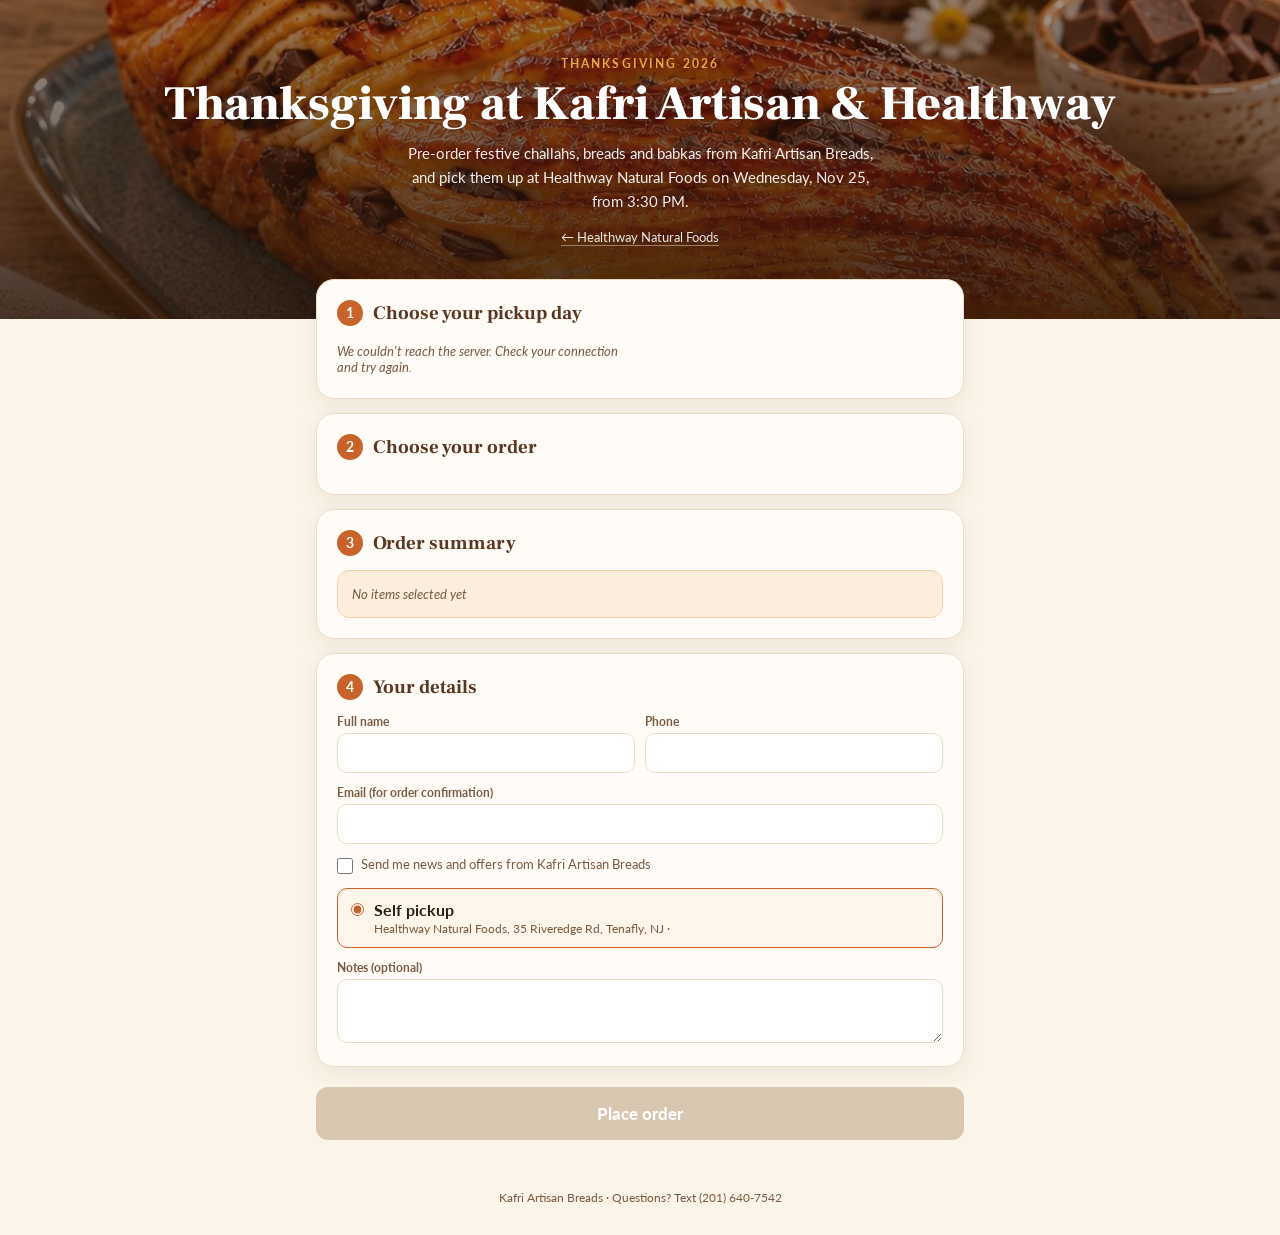
<file: catalog/order-tg-healthway.html>
<!DOCTYPE html>
<html lang="en" dir="ltr">
<head>
<meta charset="UTF-8">
<meta name="viewport" content="width=device-width, initial-scale=1.0">
<title>Thanksgiving Pre-Orders – Kafri Artisan Breads at Healthway</title>
<meta name="theme-color" content="#3B2414">
<link rel="preconnect" href="https://fonts.googleapis.com">
<link rel="preconnect" href="https://fonts.gstatic.com" crossorigin>
<link href="https://fonts.googleapis.com/css2?family=Frank+Ruhl+Libre:wght@500;700;900&family=Heebo:wght@400;500;700&family=Lato:wght@400;700&display=swap" rel="stylesheet">
<style>
:root{
  --bark:#3B2414; --brown:#5A3620; --pumpkin:#C8642A; --pumpkin-d:#A84F1C; --gold:#E3A84B; --cream:#FBF4E8; --paper:#FFFCF7;
  --txt:#2E1C10; --txt2:#7A5A40; --line:#EADBC6; --warm:#FBEEDC; --green:#2E7D32; --green-bg:#E8F5E9; --red:#B03A2E;
}
*{box-sizing:border-box;margin:0;padding:0;}
body{background:var(--cream);color:var(--txt);font-family:'Lato',system-ui,sans-serif;min-height:100vh;}
html[lang="he"] body{font-family:'Heebo',system-ui,sans-serif;}
h1,h2,.stitle,.pname{font-family:'Frank Ruhl Libre',Georgia,serif;}
a{color:inherit;}

/* HERO */
.hero{position:relative;color:#fff;text-align:center;padding:56px 20px 74px;background:#3a2416 url('../images/thanksgiving-hero.jpg') center 45%/cover no-repeat;}
.hero::before{content:'';position:absolute;inset:0;background:linear-gradient(180deg,rgba(40,22,10,.45),rgba(40,22,10,.72) 70%,rgba(40,22,10,.85));}
.hero>*{position:relative;}
.eyebrow{font-size:12px;letter-spacing:.18em;text-transform:uppercase;color:var(--gold);font-weight:700;}
html[lang="he"] .eyebrow{letter-spacing:.05em;font-size:14px;}
.hero h1{font-size:clamp(34px,7vw,48px);font-weight:900;line-height:1.08;margin:8px 0 10px;}
.hero p{max-width:470px;margin:0 auto;font-size:15px;line-height:1.6;opacity:.92;}
.links{margin-top:16px;font-size:13px;}
.links a{color:rgba(255,255,255,.88);text-decoration:none;border-bottom:1px solid rgba(255,255,255,.4);}
.links span{opacity:.5;margin:0 8px;}

.main{position:relative;max-width:680px;margin:-40px auto 0;padding:0 16px 40px;}
.section{background:var(--paper);border:1px solid var(--line);border-radius:18px;padding:20px;margin-bottom:14px;box-shadow:0 6px 22px rgba(74,46,31,.08);}
.stitle{font-size:19px;font-weight:700;color:var(--brown);margin-bottom:14px;display:flex;align-items:center;gap:10px;}
.step{display:inline-flex;align-items:center;justify-content:center;width:26px;height:26px;border-radius:50%;background:var(--pumpkin);color:#fff;font-size:14px;font-family:'Lato',sans-serif;font-weight:700;flex-shrink:0;}

/* DAYS */
.days{display:grid;grid-template-columns:1fr 1fr;gap:10px;}
.day{border:2px solid var(--line);border-radius:14px;padding:14px;cursor:pointer;background:#fff;text-align:start;font:inherit;color:inherit;transition:border-color .2s,background .2s;}
.day:hover{border-color:var(--gold);}
.day.sel{border-color:var(--pumpkin);background:#FFF5EA;}
.day.off{opacity:.5;cursor:not-allowed;}
.day b{display:block;font-size:16px;color:var(--brown);}
.day small{display:block;font-size:12px;color:var(--txt2);margin-top:4px;line-height:1.5;}
.day .dnote{color:var(--brown);font-style:italic;}
.day .tag{display:inline-block;margin-top:6px;font-size:11px;font-weight:700;color:var(--pumpkin-d);}
.day.off .tag{color:var(--red);}
@media(max-width:420px){.days{grid-template-columns:1fr;}}

/* PRODUCTS */
.prod{display:grid;grid-template-columns:76px 1fr auto;gap:12px;align-items:center;padding:12px 0;border-bottom:1px dashed var(--line);}
.prod:last-child{border-bottom:none;}
.pimg{width:76px;height:76px;border-radius:12px;object-fit:cover;background:var(--warm);display:flex;align-items:center;justify-content:center;font-size:26px;}
.pname{font-size:17px;font-weight:700;color:var(--txt);line-height:1.25;}
.badges{display:flex;gap:4px;flex-wrap:wrap;margin-top:4px;}
.badge{font-size:10px;font-weight:700;padding:2px 7px;border-radius:9px;background:var(--warm);color:var(--pumpkin-d);border:1px solid #F0D2AE;}
.badge.new{background:var(--pumpkin);color:#fff;border-color:var(--pumpkin);}
.pdesc{font-size:12.5px;color:var(--txt2);line-height:1.5;margin-top:5px;}
.remain{font-size:11px;font-weight:700;color:var(--pumpkin-d);margin-top:4px;}
.sold{font-size:11px;font-weight:700;color:var(--red);margin-top:4px;}
.side{display:flex;flex-direction:column;align-items:center;gap:6px;}
.price{font-size:16px;font-weight:700;color:var(--pumpkin-d);}
.qty{display:flex;align-items:center;border:1px solid var(--line);border-radius:22px;overflow:hidden;background:#fff;}
.qbtn{width:32px;height:32px;border:none;background:none;font-size:18px;color:var(--pumpkin);cursor:pointer;}
.qbtn:disabled{opacity:.3;cursor:not-allowed;}
.qnum{min-width:24px;text-align:center;font-weight:700;}
.prod.soldout .pname{opacity:.5;text-decoration:line-through;}
.prod.hl{background:#FFF5EA;border-radius:12px;}

/* SUMMARY + FIELDS */
.sumbox{background:var(--warm);border:1px solid #F0D2AE;border-radius:12px;padding:12px 14px;}
.sr{display:flex;justify-content:space-between;font-size:14px;padding:3px 0;}
.sr.empty{color:var(--txt2);font-style:italic;font-size:13px;}
.sdiv{border:none;border-top:1px solid #F0D2AE;margin:8px 0;}
.stot{font-size:17px;font-weight:700;color:var(--brown);}
.fg{display:flex;flex-direction:column;gap:12px;}
.fr{display:grid;grid-template-columns:1fr 1fr;gap:10px;}
@media(max-width:460px){.fr{grid-template-columns:1fr;}}
.fi label{display:block;font-size:12px;font-weight:700;color:var(--txt2);margin-bottom:4px;}
.fi input,.fi textarea{width:100%;padding:10px 12px;border:1px solid var(--line);border-radius:10px;font:inherit;font-size:15px;background:#fff;outline:none;}
.fi input:focus,.fi textarea:focus{border-color:var(--pumpkin);box-shadow:0 0 0 3px rgba(200,100,42,.14);}
.fi textarea{min-height:64px;resize:vertical;}
.ro{display:flex;gap:10px;align-items:flex-start;padding:11px 13px;border:1px solid var(--line);border-radius:10px;cursor:pointer;background:#fff;margin-bottom:8px;}
.ro.sel{border-color:var(--pumpkin);background:#FFF5EA;}
.ro.disabled{opacity:.5;cursor:not-allowed;}
.ro input{margin-top:3px;accent-color:var(--pumpkin);}
.ro .sub{font-size:12px;color:var(--txt2);margin-top:2px;}
.subbtn{width:100%;padding:16px;border:none;border-radius:12px;background:var(--pumpkin);color:#fff;font:inherit;font-size:17px;font-weight:700;cursor:pointer;margin-top:6px;}
.subbtn:hover{background:var(--pumpkin-d);}
.subbtn:disabled{background:#D9C6B0;cursor:not-allowed;}

/* CLOSED + THANK YOU */
.screen{display:none;}
.screen.show{display:block;}
.center{text-align:center;}
.big{font-size:46px;margin-bottom:8px;}
.tytitle{font-size:24px;font-weight:700;color:var(--brown);font-family:'Frank Ruhl Libre',serif;}
.tysub{font-size:14px;color:var(--txt2);line-height:1.9;margin-top:8px;}
.pay{display:grid;gap:10px;margin-top:12px;}
.paybtn{display:flex;align-items:center;justify-content:center;gap:8px;padding:14px;border-radius:12px;font-weight:700;font-size:15px;text-decoration:none;border:1px solid var(--line);background:#fff;color:var(--txt);cursor:pointer;font-family:inherit;}
.paybtn.venmo{background:#008CFF;border-color:#008CFF;color:#fff;}
.ghost{display:block;width:100%;text-align:center;padding:13px;border:1px solid var(--line);border-radius:12px;background:none;font:inherit;font-weight:700;color:var(--txt2);cursor:pointer;text-decoration:none;margin-top:8px;}
.foot{text-align:center;font-size:12px;color:var(--txt2);padding:10px 16px 30px;}
.optin{display:flex;gap:8px;align-items:flex-start;font-size:13px;color:var(--txt2);cursor:pointer;}
.optin input{margin-top:2px;accent-color:var(--pumpkin);width:16px;height:16px;}
.ltr{direction:ltr;unicode-bidi:isolate;}
</style>
</head>
<body>

<header class="hero">
  <div class="eyebrow" id="eyebrow"></div>
  <h1 id="h1"></h1>
  <p id="tagline"></p>
  <div class="links"><a id="home-link" href="#"></a><span>·</span><a id="lang-link" href="#"></a></div>
</header>

<div class="main">
  <!-- CLOSED -->
  <div class="screen section center" id="closed">
    <div class="big">🍂</div>
    <div class="tytitle" id="closed-title"></div>
    <p class="tysub" id="closed-msg"></p>
    <a class="ghost" id="closed-home" href="#"></a>
  </div>

  <!-- THANK YOU -->
  <div class="screen" id="ty">
    <div class="section center">
      <div class="big">🎉</div>
      <div class="tytitle" id="ty-title"></div>
      <p class="tysub" id="ty-sub"></p>
    </div>
    <div class="section"><div class="stitle" id="ty-sum-title"></div><div class="sumbox" id="ty-sum"></div></div>
    <div class="section">
      <div class="stitle" id="ty-pay-title"></div>
      <p id="ty-pay-amount" style="font-size:14px;color:var(--txt2);"></p>
      <div class="pay">
        <a class="paybtn venmo" id="venmo" target="_blank" rel="noopener"></a>
        <button class="paybtn" id="zelle" type="button"></button>
      </div>
      <p id="ty-pay-note" style="font-size:12px;color:var(--txt2);text-align:center;margin-top:8px;"></p>
    </div>
    <a class="ghost" id="ty-home" href="#"></a>
  </div>

  <!-- FORM -->
  <div class="screen show" id="form">
    <div class="section">
      <div class="stitle"><span class="step">1</span><span id="t-day"></span></div>
      <div class="days" id="days"><p class="sr empty" id="loading"></p></div>
    </div>
    <div class="section">
      <div class="stitle"><span class="step">2</span><span id="t-prod"></span></div>
      <div id="products"></div>
    </div>
    <div class="section">
      <div class="stitle"><span class="step">3</span><span id="t-sum"></span></div>
      <div class="sumbox" id="summary"></div>
    </div>
    <div class="section">
      <div class="stitle"><span class="step">4</span><span id="t-details"></span></div>
      <div class="fg">
        <div class="fr">
          <div class="fi"><label id="l-name"></label><input id="f-name" autocomplete="name"></div>
          <div class="fi"><label id="l-phone"></label><input id="f-phone" type="tel" autocomplete="tel"></div>
        </div>
        <div class="fi"><label id="l-email"></label><input id="f-email" type="email" autocomplete="email"></div>
        <label class="optin" id="optin-wrap" style="display:none"><input type="checkbox" id="f-optin"> <span id="l-optin"></span></label>
      </div>
      <div style="height:14px"></div>
      <label class="ro sel" id="opt-pickup"><input type="radio" name="dlv" value="pickup" checked><div><b id="t-pickup"></b><div class="sub" id="t-pickup-sub"></div></div></label>
      <label class="ro" id="opt-delivery"><input type="radio" name="dlv" value="delivery"><div><b id="t-delivery"></b><div class="sub" id="t-delivery-sub"></div></div></label>
      <div class="fi" id="addr-wrap" style="display:none;margin-top:6px;"><label id="l-addr"></label><input id="f-addr" autocomplete="street-address"></div>
      <div class="fi" style="margin-top:12px;"><label id="l-notes"></label><textarea id="f-notes"></textarea></div>
    </div>
    <button class="subbtn" id="submit" disabled></button>
  </div>
</div>
<div class="foot" id="foot"></div>

<script>
const IS_HE = false;
const SCRIPT_URL = 'https://script.google.com/macros/s/AKfycbzzdF03GIEPXnSFvwKc5II8BhyXX4QUGljF9IRlkOvewwQh6X70_gsh7iogZbrBhB4vUg/exec';
const CFG = {"form": "tg-hw-en", "pickupOnly": true, "noLang": true, "place": "Healthway Natural Foods, 35 Riveredge Rd, Tenafly, NJ", "prices": {"tg-challah-shabbat": 15, "tg-challah-pumpkin": 15, "tg-nuts": 14, "tg-african": 14, "tg-babka-choco": 18, "tg-babka-pumpkin": 18, "tg-cookie3": 10}, "eyebrow": "Thanksgiving 2026", "h1": "Thanksgiving at Kafri Artisan & Healthway", "optin": "Send me news and offers from Kafri Artisan Breads", "tagline": "Pre-order festive challahs, breads and babkas from Kafri Artisan Breads, and pick them up at Healthway Natural Foods on Wednesday, Nov 25, from 3:30 PM.", "homeHref": "https://www.healthwaynatural.com/", "homeLink": "\u2190 Healthway Natural Foods", "homeButton": "Back to Healthway Natural Foods"};
const FORM_NAME = CFG.form || (IS_HE ? 'tg-he' : 'tg-en');
const PLACE = CFG.place || '68 Cortlandt Pl, Tenafly, NJ';
const VENMO_LINK = 'https://venmo.com/code?user_id=4416788448151226881&created=1791152174';
const ZELLE_TO = 'tenebit.soft@gmail.com';
const DELIVERY_MIN = 35;
const DAY_NOTES = { '2026-11-25': { he: 'הכל מוכן לשולחן החג, בלי לרוץ ביום החג', en: 'Everything ready for the holiday table, no Thanksgiving Day rush' } };
const PRODUCTS = [{"id": "tg-challah-shabbat", "img": "challah-shabbat", "price": 12, "nameHe": "חלת חג", "nameEn": "Holiday Challah", "badgesHe": ["פרווה"], "badgesEn": ["Parve"], "descHe": "חלה פרווה רכה ואוורירית במיוחד (בשיטת טנגז׳ונג), במתיקות עדינה של דבש ונגיעת קינמון.", "descEn": "An extra-soft, pillowy pareve challah (tangzhong method), gently sweetened with honey and a hint of cinnamon."}, {"id": "tg-challah-pumpkin", "img": "tg-challah-pumpkin", "price": 12, "nameHe": "חלת דלעת", "nameEn": "Pumpkin Challah", "badgesHe": ["חדש", "פרווה"], "badgesEn": ["New", "Parve"], "descHe": "חלה רכה וזהובה עם מחית דלעת, מעוטרת בגרעיני דלעת. חלה חגיגית לשולחן החג.", "descEn": "A soft, golden challah made with pumpkin purée and topped with pumpkin seeds. A festive centerpiece for the holiday table."}, {"id": "tg-nuts", "img": "nuts", "price": 10, "nameHe": "מחמצת אגוזים", "nameEn": "Walnut Sourdough", "badgesHe": ["פרווה"], "badgesEn": ["Parve"], "descHe": "מחמצת קמח מלא עם אגוזי מלך — עשירה, אגוזית ומשביעה.", "descEn": "Whole wheat sourdough with walnuts — rich, nutty and satisfying."}, {"id": "tg-african", "img": "baker-special", "price": 12, "nameHe": "לחם אפריקאי (נלסון)", "nameEn": "African Bread (Nelson)", "badgesHe": ["פרווה"], "badgesEn": ["Parve"], "descHe": "לחם תבנית בסגנון אפריקאי — קמח מלא, סובין ושיבולת שועל, עם נגיעה של דבש. רך, מלא בדגנים, ומושלם לכריכים.", "descEn": "A hearty African-style tin loaf with whole wheat, bran and oats and a touch of honey. Soft, full of whole grains, and perfect for sandwiches."}, {"id": "tg-babka-choco", "img": "babka-choco-whole", "price": 17, "nameHe": "בבקת שוקולד", "nameEn": "Chocolate Babka", "badgesHe": ["עוגה שלמה"], "badgesEn": ["Whole cake"], "descHe": "צמה מרשימה עם שכבות של שוקולד עשיר. מושלמת לאירוח.", "descEn": "An impressive braid with layers of rich chocolate. Perfect for entertaining."}, {"id": "tg-babka-pumpkin", "img": "tg-babka-pumpkin", "price": 17, "nameHe": "בבקת דלעת", "nameEn": "Pumpkin Babka", "badgesHe": ["חדש", "עוגה שלמה"], "badgesEn": ["New", "Whole cake"], "descHe": "בבקה חגיגית בבצק דלעת זהוב, עם שכבות של שוקולד מריר.", "descEn": "A festive babka made with golden pumpkin dough and layers of dark chocolate."}, {"id": "tg-cookie3", "img": "tg-cookie3", "price": 10, "nameHe": "עוגיות תפוחים (שקית של 3)", "nameEn": "Apple Cookies (bag of 3)", "badgesHe": ["חלבי"], "badgesEn": ["Dairy"], "descHe": "שיבולת שועל, מייפל, סוכר חום, קינמון ותפוחים מיובשים, בעוגייה גדולה ועשירה עם מתיקות של סתיו.", "descEn": "Oats, maple, brown sugar, cinnamon and dried apples in one big, rich cookie with all the sweetness of fall."}].map(p => Object.assign({}, p, CFG.prices && CFG.prices[p.id] != null ? { price: CFG.prices[p.id] } : {}));
const T = IS_HE ? {
  eyebrow:'חג ההודיה 2026', h1:'חג ההודיה ב-Kafri Artisan', tagline:'חלות, לחמים ובבקות חגיגיים — מזמינים מראש, ואוספים טרי ביום רביעי או ביום החג.',
  home:'→ דף הבית', homeHref:'../he/', other:'English', otherHref:'order-tg-en.html',
  loading:'טוען את ימי האיסוף…', day:'בחרו יום איסוף', prod:'בחרו מה להזמין', sum:'סיכום ההזמנה', details:'פרטים ואופן קבלה',
  pickupDay:'איסוף', open:'פתוח להזמנות', closed:'ההזמנות ליום הזה סגורות', soldout:'אזל', left:n=>`נשארו ${n}`,
  empty:'עוד לא נבחרו מוצרים', total:'סה"כ', name:'שם מלא', phone:'טלפון', email:'אימייל (לאישור הזמנה)',
  pickup:'איסוף עצמי', pickupSub:h=>`${PLACE} · ${h}`, delivery:'משלוח עד הבית', deliverySub:h=>`בהזמנה מ-$35 · עד 10 דקות מטנאפליי · ${h}`,
  addr:'כתובת למשלוח', notes:'הערות (לא חובה)', submit:'שליחת הזמנה', sending:'שולח…',
  chooseDay:'נא לבחור יום איסוף.', needName:'נא למלא שם מלא.', needPhone:'נא למלא טלפון.', needAddr:'נא למלא כתובת למשלוח.', needItems:'נא לבחור לפחות מוצר אחד.',
  dlvMin:'משלוח זמין להזמנות מ-$35 ומעלה.', err:'משהו השתבש בשליחת ההזמנה. נסו שוב או כתבו לנו בוואטסאפ.', net:'לא הצלחנו להגיע לשרת. בדקו חיבור ונסו שוב.',
  dayClosed:'ההזמנות ליום שבחרתם נסגרו. נא לבחור יום אחר.', soldMsg:(n,r)=>`נשארו רק ${r} של "${n}". נא לעדכן את הכמות.`, unavail:n=>`"${n}" לא זמין ביום הזה.`,
  closedTitle:'ההזמנות לחג ההודיה סגורות', tyTitle:n=>`תודה ${n}!`, confirmed:'ההזמנה התקבלה ואושרה! אין צורך לחכות לאישור נוסף.',
  tyDay:(d)=>`יום האיסוף: ${d}`, tyPickup:h=>`איסוף בין ${h} · ${PLACE}`, tyDelivery:h=>`המשלוח יגיע אליכם בין ${h}.`, tyEmail:e=>`אישור הזמנה נשלח למייל ${e}`,
  sumTitle:'סיכום הזמנה', payTitle:'תשלום', payAmount:a=>`סכום לתשלום: <b style="font-size:18px;color:var(--brown)">$${a}</b> — אפשר לשלם כבר עכשיו.`,
  venmo:a=>`תשלום $${a} ב-Venmo`, zelle:'Zelle', zelleMsg:a=>`תשלום ב-Zelle ל: ${ZELLE_TO}\nסכום: $${a}\n(הכתובת הועתקה)`, payNote:'בהערה בתשלום כתבו את שמכם ויום האיסוף',
  backHome:'חזרה לדף הבית', foot:'לחמים מכפרי · שאלות? הודעה ל-(201) 640-7542',
} : {
  eyebrow:'Thanksgiving 2026', h1:'Thanksgiving at Kafri Artisan', tagline:'Festive challahs, breads and babkas — order ahead, and pick up fresh on Wednesday or on Thanksgiving Day.',
  home:'← Home', homeHref:'../', other:'עברית', otherHref:'order-tg-he.html',
  loading:'Loading pickup days…', day:'Choose your pickup day', prod:'Choose your order', sum:'Order summary', details:'Your details',
  pickupDay:'Pickup', open:'Open for orders', closed:'Orders for this day are closed', soldout:'Sold out', left:n=>`Only ${n} left`,
  empty:'No items selected yet', total:'Total', name:'Full name', phone:'Phone', email:'Email (for order confirmation)',
  pickup:'Self pickup', pickupSub:h=>`${PLACE} · ${h}`, delivery:'Home delivery', deliverySub:h=>`Orders of $35+ · within 10 minutes of Tenafly · ${h}`,
  addr:'Delivery address', notes:'Notes (optional)', submit:'Place order', sending:'Sending…',
  chooseDay:'Please choose a pickup day.', needName:'Please enter your full name.', needPhone:'Please enter your phone number.', needAddr:'Please enter a delivery address.', needItems:'Please choose at least one item.',
  dlvMin:'Delivery is available for orders of $35 or more.', err:'Something went wrong sending your order. Please try again or message us on WhatsApp.', net:"We couldn't reach the server. Check your connection and try again.",
  dayClosed:'Orders for the day you chose are closed. Please choose another day.', soldMsg:(n,r)=>`Only ${r} left of "${n}". Please update the quantity.`, unavail:n=>`"${n}" isn't available on this day.`,
  closedTitle:'Thanksgiving orders are closed', tyTitle:n=>`Thank you, ${n}!`, confirmed:'Your order is received and confirmed! No need to wait for anything else.',
  tyDay:(d)=>`Pickup day: ${d}`, tyPickup:h=>`${/^from/.test(h) ? 'Pickup ' + h : 'Pickup between ' + h} · ${PLACE}`, tyDelivery:h=>`Your delivery will arrive between ${h}.`, tyEmail:e=>`A confirmation email is on its way to ${e}`,
  sumTitle:'Order summary', payTitle:'Payment', payAmount:a=>`Amount to pay: <b style="font-size:18px;color:var(--brown)">$${a}</b> — you can pay right now.`,
  venmo:a=>`Pay $${a} on Venmo`, zelle:'Zelle', zelleMsg:a=>`Pay with Zelle to: ${ZELLE_TO}\nAmount: $${a}\n(address copied)`, payNote:'Please add your name and pickup day in the payment note',
  backHome:'Back to home page', foot:'Kafri Artisan Breads · Questions? Text (201) 640-7542',
};

let DAYS = [], day = null, mode = 'pickup';
const qtys = {}; PRODUCTS.forEach(p => qtys[p.id] = 0);
const $ = id => document.getElementById(id);
const esc = s => String(s == null ? '' : s).replace(/[&<>"]/g, c => ({'&':'&amp;','<':'&lt;','>':'&gt;','"':'&quot;'}[c]));
const N = p => IS_HE ? p.nameHe : p.nameEn;

function initText() {
  $('eyebrow').textContent = T.eyebrow; $('h1').textContent = T.h1; $('tagline').textContent = T.tagline;
  $('home-link').textContent = T.home; $('home-link').href = T.homeHref; $('lang-link').textContent = T.other; $('lang-link').href = T.otherHref + location.search;
  $('loading').textContent = T.loading; $('t-day').textContent = T.day; $('t-prod').textContent = T.prod; $('t-sum').textContent = T.sum; $('t-details').textContent = T.details;
  $('l-name').textContent = T.name; $('l-phone').textContent = T.phone; $('l-email').textContent = T.email; $('l-addr').textContent = T.addr; $('l-notes').textContent = T.notes;
  $('t-pickup').textContent = T.pickup; $('t-delivery').textContent = T.delivery; $('submit').textContent = T.submit;
  $('ty-sum-title').textContent = T.sumTitle; $('ty-pay-title').textContent = T.payTitle; $('ty-pay-note').textContent = T.payNote;
  $('ty-home').textContent = T.backHome; $('ty-home').href = T.homeHref; $('closed-home').textContent = T.backHome; $('closed-home').href = T.homeHref;
  $('foot').textContent = T.foot;
  if (CFG.tagline) $('tagline').textContent = CFG.tagline;
  if (CFG.h1) $('h1').textContent = CFG.h1;
  if (CFG.optin) { $('optin-wrap').style.display = 'flex'; $('l-optin').textContent = CFG.optin; }
  if (CFG.eyebrow) $('eyebrow').textContent = CFG.eyebrow;
  if (CFG.homeHref) { ['home-link', 'ty-home', 'closed-home'].forEach(id => $(id).href = CFG.homeHref);
    $('home-link').textContent = CFG.homeLink; $('ty-home').textContent = CFG.homeButton; $('closed-home').textContent = CFG.homeButton; }
  if (CFG.noLang) { $('lang-link').remove(); document.querySelector('.links span').remove(); }
  if (CFG.pickupOnly) { $('opt-delivery').remove(); $('addr-wrap').remove(); }
  try { const s = JSON.parse(localStorage.getItem('lm_customer') || 'null'); if (s) { $('f-name').value = s.name || ''; $('f-phone').value = s.phone || ''; $('f-email').value = s.email || ''; } } catch (e) {}
}

async function load() {
  try {
    const res = await fetch(SCRIPT_URL + '?action=bakeday&line=thanksgiving&form=' + FORM_NAME);
    const d = await res.json();
    if (!d.success) throw new Error(d.error);
    DAYS = d.days || [];
    if (!DAYS.some(x => x.open)) return showClosed(d);
    if (!day || !DAYS.find(x => x.date === day && x.open)) day = (DAYS.find(x => x.open) || {}).date;
    renderDays(); renderProducts(); refresh();
  } catch (e) {
    $('loading').textContent = T.net;
  }
}
function showClosed(d) {
  $('form').classList.remove('show'); $('closed').classList.add('show');
  $('closed-title').textContent = T.closedTitle;
  $('closed-msg').textContent = (IS_HE ? d.msgHe : d.msgEn) || '';
}
function cur() { return DAYS.find(x => x.date === day) || null; }
function hours() { const c = cur(); return c ? (IS_HE ? c.hoursHe : c.hoursEn) : ''; }

function renderDays() {
  $('days').innerHTML = DAYS.map(d => `<button type="button" class="day ${d.date === day ? 'sel' : ''} ${d.open ? '' : 'off'}" ${d.open ? `onclick="pickDay('${d.date}')"` : 'disabled'}>
      <b>${esc(IS_HE ? d.dateHe : d.dateEn)}</b>
      <small>${T.pickupDay} <span class="ltr">${esc(IS_HE ? d.hoursHe : d.hoursEn)}</span></small>
      ${!CFG.form && DAY_NOTES[d.date] ? `<small class="dnote">${esc(DAY_NOTES[d.date][IS_HE ? 'he' : 'en'])}</small>` : ''}
      <span class="tag">${d.open ? T.open : T.closed}</span></button>`).join('');
}
function pickDay(d) { day = d; renderDays(); renderProducts(); refresh(); }

function renderProducts() {
  const c = cur(); const stock = c ? c.stock || {} : {};
  $('products').innerHTML = PRODUCTS.filter(p => stock[p.id]).map(p => {
    const s = stock[p.id]; const out = s.remaining <= 0 || s.blocked;
    if (out) qtys[p.id] = 0; else if (qtys[p.id] > s.remaining) qtys[p.id] = s.remaining;
    const badges = (IS_HE ? p.badgesHe : p.badgesEn) || [];
    return `<div class="prod ${out ? 'soldout' : ''}" id="row-${p.id}">
      ${p.img ? `<img class="pimg" src="../images/products/${p.img}.jpg" alt="${esc(N(p))}" loading="lazy">` : `<div class="pimg">🍎</div>`}
      <div>
        <div class="pname">${esc(N(p))}</div>
        ${badges.length ? `<div class="badges">${badges.map(b => `<span class="badge ${/^(חדש|New)$/.test(b) ? 'new' : ''}">${esc(b)}</span>`).join('')}</div>` : ''}
        <div class="pdesc">${esc(IS_HE ? p.descHe : p.descEn)}</div>
        ${out ? `<div class="sold">${T.soldout}</div>` : (s.remaining <= 4 ? `<div class="remain">${T.left(s.remaining)}</div>` : '')}
      </div>
      <div class="side"><div class="price">$${p.price}</div>
        <div class="qty"><button class="qbtn" type="button" onclick="chQty('${p.id}',-1)" ${out ? 'disabled' : ''}>−</button>
        <div class="qnum" id="q-${p.id}">${qtys[p.id]}</div>
        <button class="qbtn" type="button" onclick="chQty('${p.id}',1)" ${out ? 'disabled' : ''}>+</button></div></div>
    </div>`;
  }).join('');
}
function chQty(id, d) {
  const s = (cur() || {}).stock?.[id]; if (!s) return;
  const n = Math.max(0, Math.min(s.remaining, qtys[id] + d));
  qtys[id] = n; $('q-' + id).textContent = n; refresh();
}
function total() { return PRODUCTS.reduce((a, p) => a + p.price * (qtys[p.id] || 0), 0); }
function refresh() {
  const sel = PRODUCTS.filter(p => qtys[p.id] > 0);
  $('summary').innerHTML = sel.length
    ? sel.map(p => `<div class="sr"><span>${esc(N(p))} × ${qtys[p.id]}</span><span>$${p.price * qtys[p.id]}</span></div>`).join('') +
      `<hr class="sdiv"><div class="sr stot"><span>${T.total}</span><span>$${total()}</span></div>`
    : `<p class="sr empty">${T.empty}</p>`;
  const h = hours();
  $('t-pickup-sub').innerHTML = `<span class="ltr">${esc(T.pickupSub(h))}</span>`;
  if (CFG.pickupOnly) { $('submit').disabled = !sel.length || !day; return; }
  $('t-delivery-sub').textContent = T.deliverySub(h);
  const canDeliver = total() >= DELIVERY_MIN;
  $('opt-delivery').classList.toggle('disabled', !canDeliver);
  $('opt-delivery').querySelector('input').disabled = !canDeliver;
  if (!canDeliver && mode === 'delivery') setMode('pickup');
  $('submit').disabled = !sel.length || !day;
}
function setMode(m) {
  mode = m;
  if (CFG.pickupOnly) { mode = 'pickup'; return; }
  $('opt-pickup').classList.toggle('sel', m === 'pickup'); $('opt-delivery').classList.toggle('sel', m === 'delivery');
  $('opt-pickup').querySelector('input').checked = m === 'pickup'; $('opt-delivery').querySelector('input').checked = m === 'delivery';
  $('addr-wrap').style.display = m === 'delivery' ? 'block' : 'none';
}
$('opt-pickup').addEventListener('click', () => setMode('pickup'));
if (!CFG.pickupOnly) $('opt-delivery').addEventListener('click', e => { if (total() < DELIVERY_MIN) { e.preventDefault(); return; } setMode('delivery'); });

async function submit() {
  const name = $('f-name').value.trim(), phone = $('f-phone').value.trim(), email = $('f-email').value.trim();
  const addr = CFG.pickupOnly ? '' : $('f-addr').value.trim(), notes = $('f-notes').value.trim();
  if (!day) return alert(T.chooseDay);
  if (!PRODUCTS.some(p => qtys[p.id] > 0)) return alert(T.needItems);
  if (!name) return alert(T.needName);
  if (!phone) return alert(T.needPhone);
  if (mode === 'delivery' && total() < DELIVERY_MIN) return alert(T.dlvMin);
  if (mode === 'delivery' && !addr) return alert(T.needAddr);
  try { localStorage.setItem('lm_customer', JSON.stringify({ name, phone, email })); } catch (e) {}
  const btn = $('submit'); btn.disabled = true; btn.textContent = T.sending;
  const params = new URLSearchParams({ name, phone, email, addr: mode === 'delivery' ? addr : '', notes, total: total(), lang: IS_HE ? 'he' : 'en',
    form: FORM_NAME, bakeDate: day, delivery: mode === 'delivery' ? (IS_HE ? 'משלוח' : 'Delivery') : (IS_HE ? 'איסוף עצמי' : 'Self Pickup') });
  PRODUCTS.forEach(p => params.append('qty_' + p.id, qtys[p.id] || 0));
  if (CFG.optin) params.set('optin', $('f-optin').checked ? 'yes' : 'no');
  const reset = () => { btn.disabled = false; btn.textContent = T.submit; };
  try {
    const d = await (await fetch(SCRIPT_URL + '?' + params.toString(), { method: 'GET', redirect: 'follow' })).json();
    if (d.success) return thanks(d, name, email);
    const p = PRODUCTS.find(x => x.id === d.product);
    if (d.error === 'day_closed') alert(T.dayClosed);
    else if (d.error === 'sold_out') alert(T.soldMsg(p ? N(p) : '', d.remaining));
    else if (d.error === 'unavailable') alert(T.unavail(p ? N(p) : ''));
    else if (d.error === 'delivery_minimum') alert(T.dlvMin);
    else alert(T.err + '\n\n' + (d.error || ''));
    reset(); load();
  } catch (e) { alert(T.net); reset(); }
}
$('submit').addEventListener('click', submit);

function thanks(d, name, email) {
  const sel = PRODUCTS.filter(p => qtys[p.id] > 0);
  const amount = typeof d.total === 'number' ? d.total : total();
  const h = (IS_HE ? d.hoursHe : d.hoursEn) || hours();
  $('form').classList.remove('show'); $('ty').classList.add('show');
  $('ty-title').textContent = T.tyTitle(name.split(/\s+/)[0]);
  const lines = [T.confirmed, T.tyDay(IS_HE ? d.bakeDateHe : d.bakeDateEn), mode === 'delivery' ? T.tyDelivery(h) : T.tyPickup(h), email ? T.tyEmail(email) : ''].filter(Boolean);
  $('ty-sub').innerHTML = lines.map(l => esc(l).split(esc(PLACE)).join('\u0001').replace(/(\S+@\S+|\d{1,2}:\d{2}\D+\d{1,2}:\d{2}( [AP]M)?)/g, '<bdi>$1</bdi>').split('\u0001').join('<bdi>' + esc(PLACE) + '</bdi>')).join('<br>');
  $('ty-sum').innerHTML = sel.map(p => `<div class="sr"><span>${esc(N(p))} × ${qtys[p.id]}</span><span>$${p.price * qtys[p.id]}</span></div>`).join('') +
    `<hr class="sdiv"><div class="sr stot"><span>${T.total}</span><span>$${amount}</span></div>`;
  $('ty-pay-amount').innerHTML = T.payAmount(amount);
  $('venmo').href = VENMO_LINK; $('venmo').textContent = '💜 ' + T.venmo(amount);
  $('zelle').innerHTML = `💙 Zelle <span class="ltr" style="font-weight:400;font-size:13px">${ZELLE_TO}</span>`;
  $('zelle').onclick = () => { try { navigator.clipboard.writeText(ZELLE_TO); } catch (e) {} alert(T.zelleMsg(amount)); };
  window.scrollTo(0, 0);
}

initText(); setMode('pickup'); refresh(); load();
</script>
</body>
</html>
</file>
